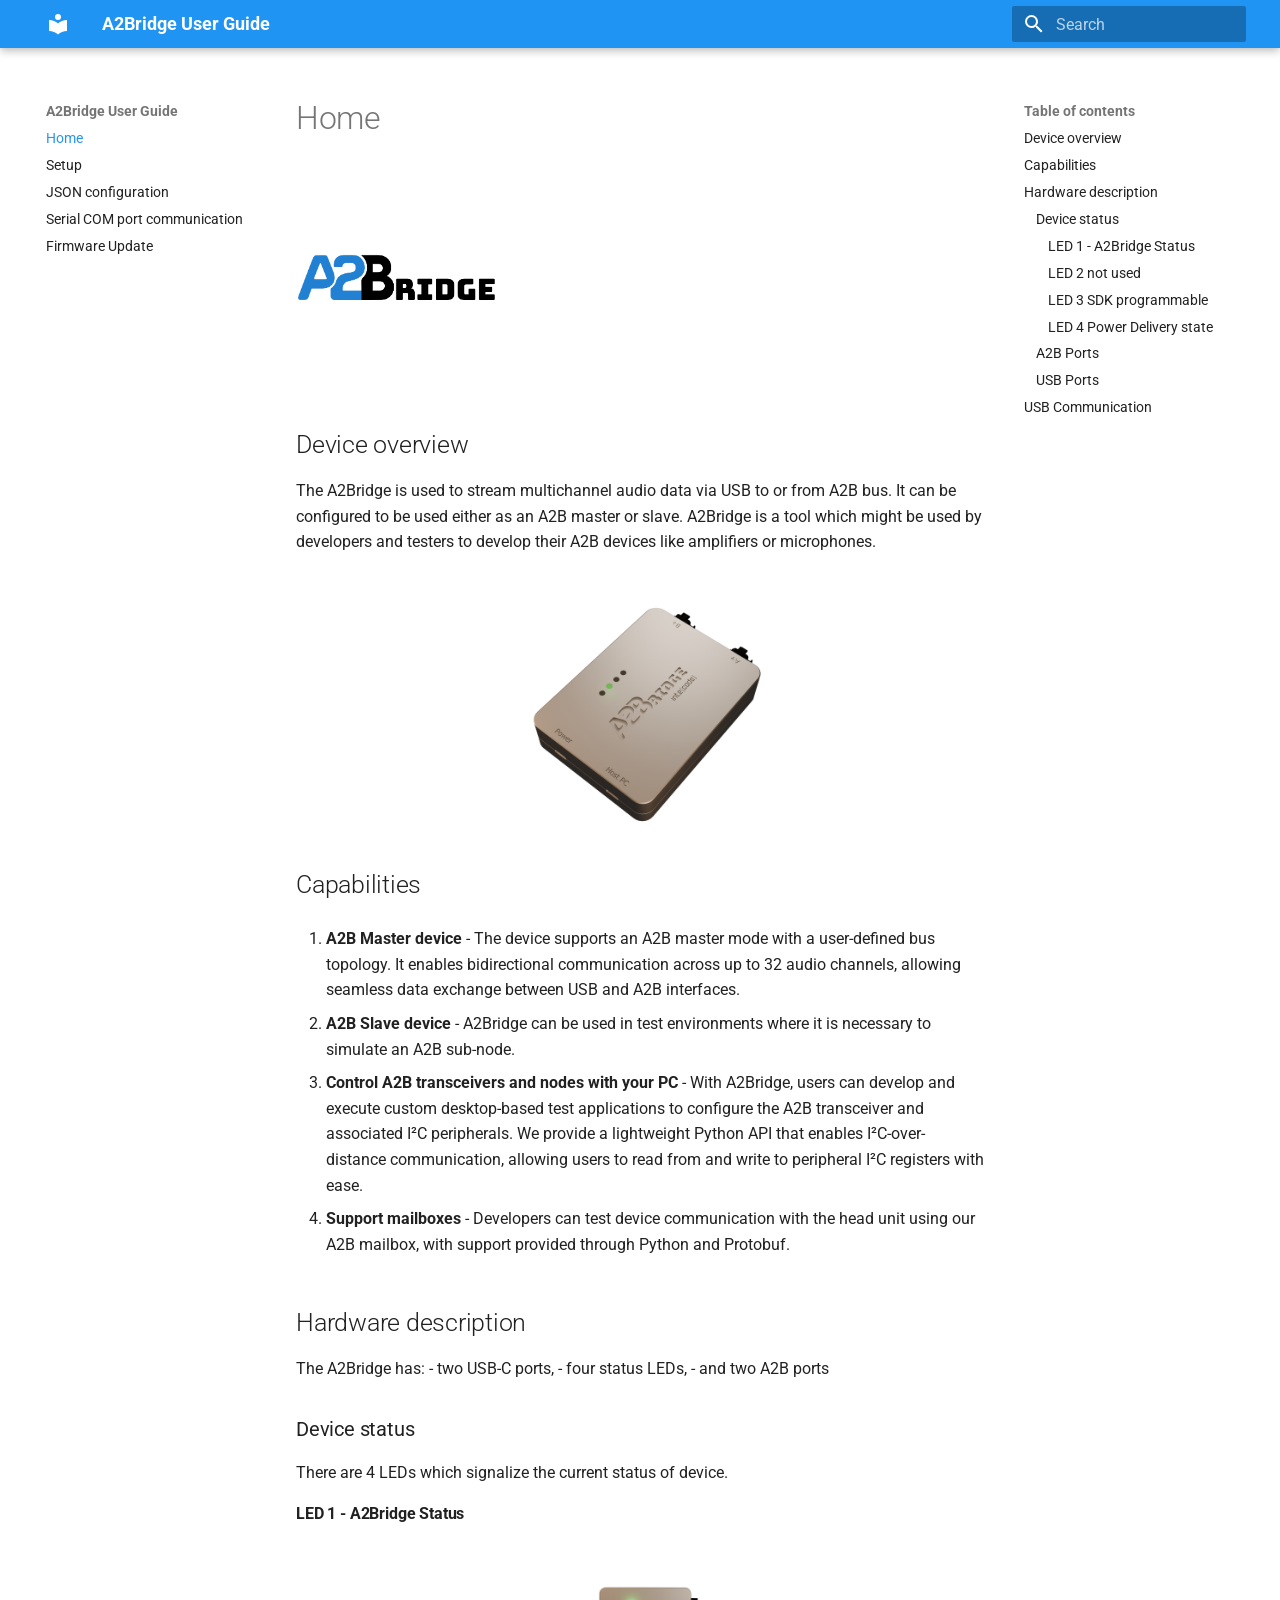
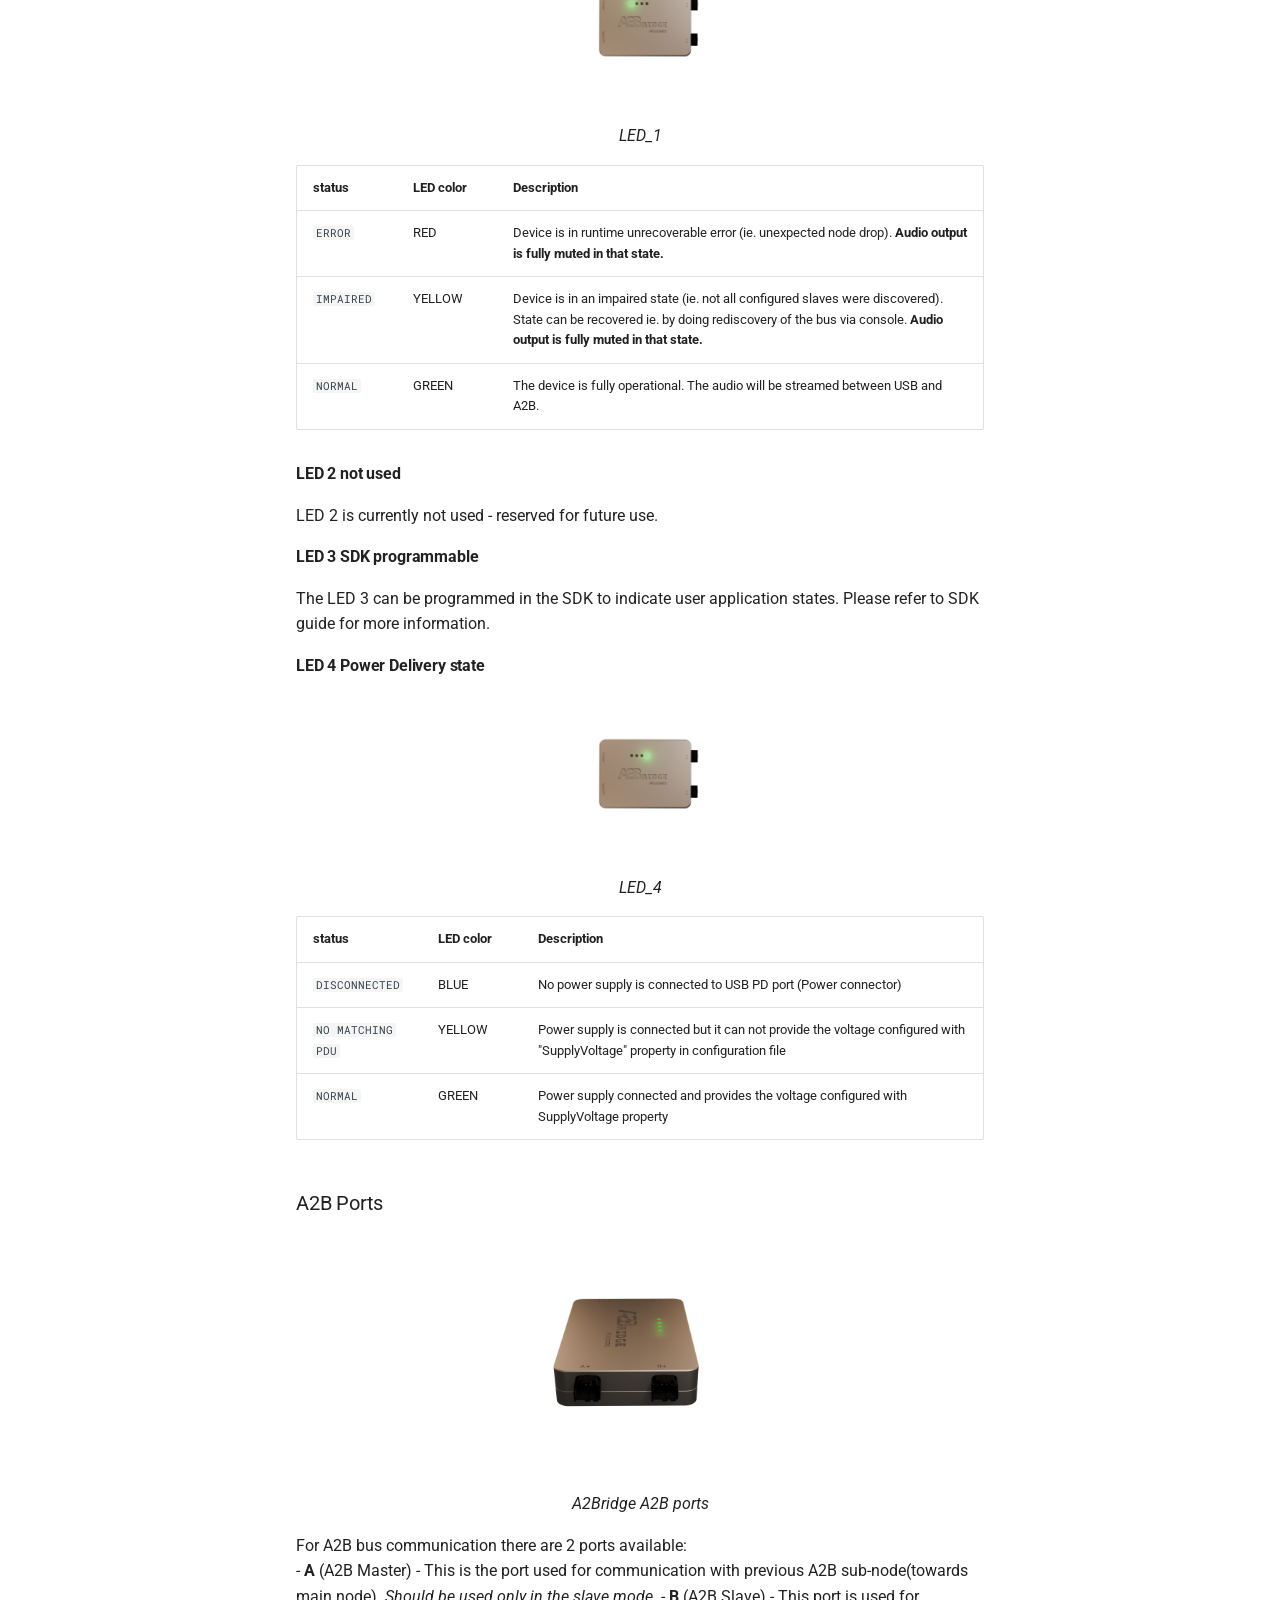
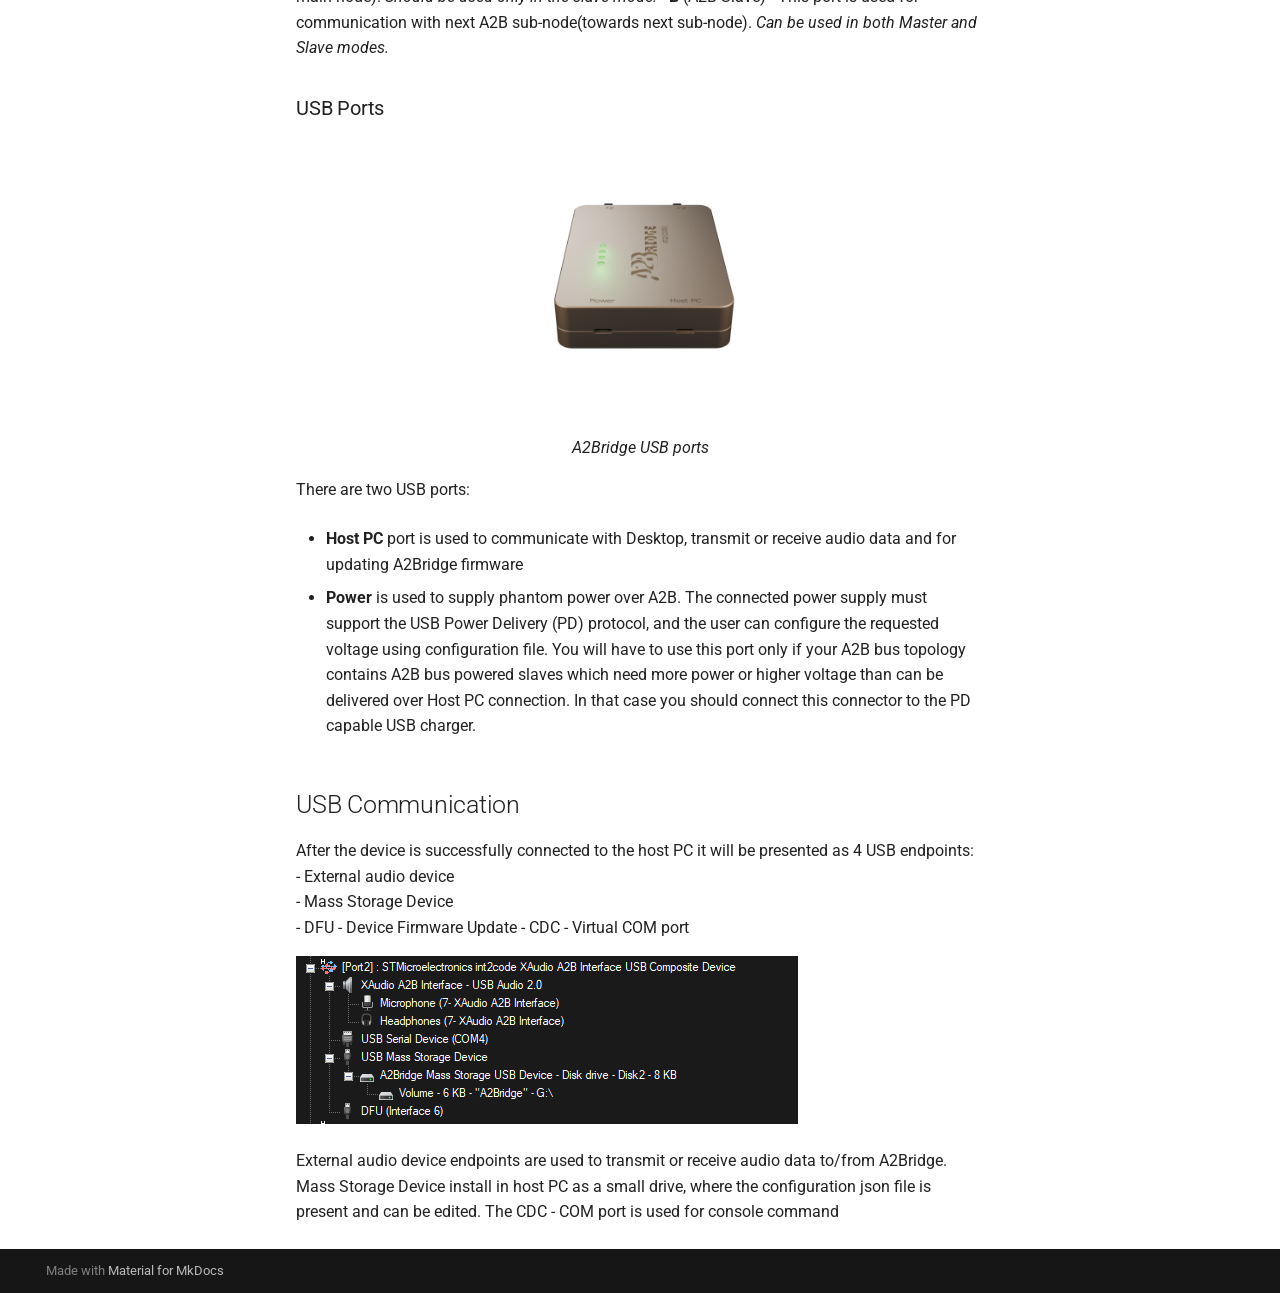
<file: index.html>
<!doctype html>
<html lang="en" class="no-js">
  <head>
    
      <meta charset="utf-8">
      <meta name="viewport" content="width=device-width,initial-scale=1">
      
      
      
      
      
        <link rel="next" href="setup/">
      
      
        
      
      
      <link rel="icon" href="assets/images/favicon.png">
      <meta name="generator" content="mkdocs-1.6.1, mkdocs-material-9.7.7">
    
    
      
        <title>A2Bridge User Guide</title>
      
    
    
      <link rel="stylesheet" href="assets/stylesheets/main.ec1eaa64.min.css">
      
        
        <link rel="stylesheet" href="assets/stylesheets/palette.ab4e12ef.min.css">
      
      


    
    
      
    
    
      
        
        
        <link rel="preconnect" href="https://fonts.gstatic.com" crossorigin>
        <link rel="stylesheet" href="https://fonts.googleapis.com/css?family=Roboto:300,300i,400,400i,700,700i%7CRoboto+Mono:400,400i,700,700i&display=fallback">
        <style>:root{--md-text-font:"Roboto";--md-code-font:"Roboto Mono"}</style>
      
    
    
      <link rel="stylesheet" href="layout.css">
    
    <script>__md_scope=new URL(".",location),__md_hash=e=>[...e].reduce(((e,_)=>(e<<5)-e+_.charCodeAt(0)),0),__md_get=(e,_=localStorage,t=__md_scope)=>JSON.parse(_.getItem(t.pathname+"."+e)),__md_set=(e,_,t=localStorage,a=__md_scope)=>{try{t.setItem(a.pathname+"."+e,JSON.stringify(_))}catch(e){}}</script>
    
      

    
    
  </head>
  
  
    
    
      
    
    
    
    
    <body dir="ltr" data-md-color-scheme="default" data-md-color-primary="blue" data-md-color-accent="indigo">
  
    
    <input class="md-toggle" data-md-toggle="drawer" type="checkbox" id="__drawer" autocomplete="off">
    <input class="md-toggle" data-md-toggle="search" type="checkbox" id="__search" autocomplete="off">
    <label class="md-overlay" for="__drawer"></label>
    <div data-md-component="skip">
      
        
        <a href="#home" class="md-skip">
          Skip to content
        </a>
      
    </div>
    <div data-md-component="announce">
      
    </div>
    
    
      

  

<header class="md-header md-header--shadow" data-md-component="header">
  <nav class="md-header__inner md-grid" aria-label="Header">
    <a href="." title="A2Bridge User Guide" class="md-header__button md-logo" aria-label="A2Bridge User Guide" data-md-component="logo">
      
  
  <svg xmlns="http://www.w3.org/2000/svg" viewBox="0 0 24 24"><path d="M12 8a3 3 0 0 0 3-3 3 3 0 0 0-3-3 3 3 0 0 0-3 3 3 3 0 0 0 3 3m0 3.54C9.64 9.35 6.5 8 3 8v11c3.5 0 6.64 1.35 9 3.54 2.36-2.19 5.5-3.54 9-3.54V8c-3.5 0-6.64 1.35-9 3.54"/></svg>

    </a>
    <label class="md-header__button md-icon" for="__drawer">
      
      <svg xmlns="http://www.w3.org/2000/svg" viewBox="0 0 24 24"><path d="M3 6h18v2H3zm0 5h18v2H3zm0 5h18v2H3z"/></svg>
    </label>
    <div class="md-header__title" data-md-component="header-title">
      <div class="md-header__ellipsis">
        <div class="md-header__topic">
          <span class="md-ellipsis">
            A2Bridge User Guide
          </span>
        </div>
        <div class="md-header__topic" data-md-component="header-topic">
          <span class="md-ellipsis">
            
              Home
            
          </span>
        </div>
      </div>
    </div>
    
      
        <form class="md-header__option" data-md-component="palette">
  
    
    
    
    <input class="md-option" data-md-color-media="" data-md-color-scheme="default" data-md-color-primary="blue" data-md-color-accent="indigo"  aria-hidden="true"  type="radio" name="__palette" id="__palette_0">
    
  
</form>
      
    
    
      <script>var palette=__md_get("__palette");if(palette&&palette.color){if("(prefers-color-scheme)"===palette.color.media){var media=matchMedia("(prefers-color-scheme: light)"),input=document.querySelector(media.matches?"[data-md-color-media='(prefers-color-scheme: light)']":"[data-md-color-media='(prefers-color-scheme: dark)']");palette.color.media=input.getAttribute("data-md-color-media"),palette.color.scheme=input.getAttribute("data-md-color-scheme"),palette.color.primary=input.getAttribute("data-md-color-primary"),palette.color.accent=input.getAttribute("data-md-color-accent")}for(var[key,value]of Object.entries(palette.color))document.body.setAttribute("data-md-color-"+key,value)}</script>
    
    
    
      
      
        <label class="md-header__button md-icon" for="__search">
          
          <svg xmlns="http://www.w3.org/2000/svg" viewBox="0 0 24 24"><path d="M9.5 3A6.5 6.5 0 0 1 16 9.5c0 1.61-.59 3.09-1.56 4.23l.27.27h.79l5 5-1.5 1.5-5-5v-.79l-.27-.27A6.52 6.52 0 0 1 9.5 16 6.5 6.5 0 0 1 3 9.5 6.5 6.5 0 0 1 9.5 3m0 2C7 5 5 7 5 9.5S7 14 9.5 14 14 12 14 9.5 12 5 9.5 5"/></svg>
        </label>
        <div class="md-search" data-md-component="search" role="dialog">
  <label class="md-search__overlay" for="__search"></label>
  <div class="md-search__inner" role="search">
    <form class="md-search__form" name="search">
      <input type="text" class="md-search__input" name="query" aria-label="Search" placeholder="Search" autocapitalize="off" autocorrect="off" autocomplete="off" spellcheck="false" data-md-component="search-query" required>
      <label class="md-search__icon md-icon" for="__search">
        
        <svg xmlns="http://www.w3.org/2000/svg" viewBox="0 0 24 24"><path d="M9.5 3A6.5 6.5 0 0 1 16 9.5c0 1.61-.59 3.09-1.56 4.23l.27.27h.79l5 5-1.5 1.5-5-5v-.79l-.27-.27A6.52 6.52 0 0 1 9.5 16 6.5 6.5 0 0 1 3 9.5 6.5 6.5 0 0 1 9.5 3m0 2C7 5 5 7 5 9.5S7 14 9.5 14 14 12 14 9.5 12 5 9.5 5"/></svg>
        
        <svg xmlns="http://www.w3.org/2000/svg" viewBox="0 0 24 24"><path d="M20 11v2H8l5.5 5.5-1.42 1.42L4.16 12l7.92-7.92L13.5 5.5 8 11z"/></svg>
      </label>
      <nav class="md-search__options" aria-label="Search">
        
        <button type="reset" class="md-search__icon md-icon" title="Clear" aria-label="Clear" tabindex="-1">
          
          <svg xmlns="http://www.w3.org/2000/svg" viewBox="0 0 24 24"><path d="M19 6.41 17.59 5 12 10.59 6.41 5 5 6.41 10.59 12 5 17.59 6.41 19 12 13.41 17.59 19 19 17.59 13.41 12z"/></svg>
        </button>
      </nav>
      
    </form>
    <div class="md-search__output">
      <div class="md-search__scrollwrap" tabindex="0" data-md-scrollfix>
        <div class="md-search-result" data-md-component="search-result">
          <div class="md-search-result__meta">
            Initializing search
          </div>
          <ol class="md-search-result__list" role="presentation"></ol>
        </div>
      </div>
    </div>
  </div>
</div>
      
    
    
  </nav>
  
</header>
    
    <div class="md-container" data-md-component="container">
      
      
        
          
        
      
      <main class="md-main" data-md-component="main">
        <div class="md-main__inner md-grid">
          
            
              
              <div class="md-sidebar md-sidebar--primary" data-md-component="sidebar" data-md-type="navigation" >
                <div class="md-sidebar__scrollwrap">
                  <div class="md-sidebar__inner">
                    



<nav class="md-nav md-nav--primary" aria-label="Navigation" data-md-level="0">
  <label class="md-nav__title" for="__drawer">
    <a href="." title="A2Bridge User Guide" class="md-nav__button md-logo" aria-label="A2Bridge User Guide" data-md-component="logo">
      
  
  <svg xmlns="http://www.w3.org/2000/svg" viewBox="0 0 24 24"><path d="M12 8a3 3 0 0 0 3-3 3 3 0 0 0-3-3 3 3 0 0 0-3 3 3 3 0 0 0 3 3m0 3.54C9.64 9.35 6.5 8 3 8v11c3.5 0 6.64 1.35 9 3.54 2.36-2.19 5.5-3.54 9-3.54V8c-3.5 0-6.64 1.35-9 3.54"/></svg>

    </a>
    A2Bridge User Guide
  </label>
  
  <ul class="md-nav__list" data-md-scrollfix>
    
      
      
  
  
    
  
  
  
    <li class="md-nav__item md-nav__item--active">
      
      <input class="md-nav__toggle md-toggle" type="checkbox" id="__toc">
      
      
        
      
      
        <label class="md-nav__link md-nav__link--active" for="__toc">
          
  
  
  <span class="md-ellipsis">
    
  
    Home
  

    
  </span>
  
  

          <span class="md-nav__icon md-icon"></span>
        </label>
      
      <a href="." class="md-nav__link md-nav__link--active">
        
  
  
  <span class="md-ellipsis">
    
  
    Home
  

    
  </span>
  
  

      </a>
      
        

<nav class="md-nav md-nav--secondary" aria-label="Table of contents">
  
  
  
    
  
  
    <label class="md-nav__title" for="__toc">
      <span class="md-nav__icon md-icon"></span>
      Table of contents
    </label>
    <ul class="md-nav__list" data-md-component="toc" data-md-scrollfix>
      
        <li class="md-nav__item">
  <a href="#device-overview" class="md-nav__link">
    <span class="md-ellipsis">
      
        Device overview
      
    </span>
  </a>
  
</li>
      
        <li class="md-nav__item">
  <a href="#capabilities" class="md-nav__link">
    <span class="md-ellipsis">
      
        Capabilities
      
    </span>
  </a>
  
</li>
      
        <li class="md-nav__item">
  <a href="#hardware-description" class="md-nav__link">
    <span class="md-ellipsis">
      
        Hardware description
      
    </span>
  </a>
  
    <nav class="md-nav" aria-label="Hardware description">
      <ul class="md-nav__list">
        
          <li class="md-nav__item">
  <a href="#device-status" class="md-nav__link">
    <span class="md-ellipsis">
      
        Device status
      
    </span>
  </a>
  
    <nav class="md-nav" aria-label="Device status">
      <ul class="md-nav__list">
        
          <li class="md-nav__item">
  <a href="#led-1-a2bridge-status" class="md-nav__link">
    <span class="md-ellipsis">
      
        LED 1 - A2Bridge Status
      
    </span>
  </a>
  
</li>
        
          <li class="md-nav__item">
  <a href="#led-2-not-used" class="md-nav__link">
    <span class="md-ellipsis">
      
        LED 2 not used
      
    </span>
  </a>
  
</li>
        
          <li class="md-nav__item">
  <a href="#led-3-sdk-programmable" class="md-nav__link">
    <span class="md-ellipsis">
      
        LED 3 SDK programmable
      
    </span>
  </a>
  
</li>
        
          <li class="md-nav__item">
  <a href="#led-4-power-delivery-state" class="md-nav__link">
    <span class="md-ellipsis">
      
        LED 4 Power Delivery state
      
    </span>
  </a>
  
</li>
        
      </ul>
    </nav>
  
</li>
        
          <li class="md-nav__item">
  <a href="#a2b-ports" class="md-nav__link">
    <span class="md-ellipsis">
      
        A2B Ports
      
    </span>
  </a>
  
</li>
        
          <li class="md-nav__item">
  <a href="#usb-ports" class="md-nav__link">
    <span class="md-ellipsis">
      
        USB Ports
      
    </span>
  </a>
  
</li>
        
      </ul>
    </nav>
  
</li>
      
        <li class="md-nav__item">
  <a href="#usb-communication" class="md-nav__link">
    <span class="md-ellipsis">
      
        USB Communication
      
    </span>
  </a>
  
</li>
      
    </ul>
  
</nav>
      
    </li>
  

    
      
      
  
  
  
  
    <li class="md-nav__item">
      <a href="setup/" class="md-nav__link">
        
  
  
  <span class="md-ellipsis">
    
  
    Setup
  

    
  </span>
  
  

      </a>
    </li>
  

    
      
      
  
  
  
  
    <li class="md-nav__item">
      <a href="json/" class="md-nav__link">
        
  
  
  <span class="md-ellipsis">
    
  
    JSON configuration
  

    
  </span>
  
  

      </a>
    </li>
  

    
      
      
  
  
  
  
    <li class="md-nav__item">
      <a href="serial/" class="md-nav__link">
        
  
  
  <span class="md-ellipsis">
    
  
    Serial COM port communication
  

    
  </span>
  
  

      </a>
    </li>
  

    
      
      
  
  
  
  
    <li class="md-nav__item">
      <a href="dfu/" class="md-nav__link">
        
  
  
  <span class="md-ellipsis">
    
  
    Firmware Update
  

    
  </span>
  
  

      </a>
    </li>
  

    
  </ul>
</nav>
                  </div>
                </div>
              </div>
            
            
              
              <div class="md-sidebar md-sidebar--secondary" data-md-component="sidebar" data-md-type="toc" >
                <div class="md-sidebar__scrollwrap">
                  <div class="md-sidebar__inner">
                    

<nav class="md-nav md-nav--secondary" aria-label="Table of contents">
  
  
  
    
  
  
    <label class="md-nav__title" for="__toc">
      <span class="md-nav__icon md-icon"></span>
      Table of contents
    </label>
    <ul class="md-nav__list" data-md-component="toc" data-md-scrollfix>
      
        <li class="md-nav__item">
  <a href="#device-overview" class="md-nav__link">
    <span class="md-ellipsis">
      
        Device overview
      
    </span>
  </a>
  
</li>
      
        <li class="md-nav__item">
  <a href="#capabilities" class="md-nav__link">
    <span class="md-ellipsis">
      
        Capabilities
      
    </span>
  </a>
  
</li>
      
        <li class="md-nav__item">
  <a href="#hardware-description" class="md-nav__link">
    <span class="md-ellipsis">
      
        Hardware description
      
    </span>
  </a>
  
    <nav class="md-nav" aria-label="Hardware description">
      <ul class="md-nav__list">
        
          <li class="md-nav__item">
  <a href="#device-status" class="md-nav__link">
    <span class="md-ellipsis">
      
        Device status
      
    </span>
  </a>
  
    <nav class="md-nav" aria-label="Device status">
      <ul class="md-nav__list">
        
          <li class="md-nav__item">
  <a href="#led-1-a2bridge-status" class="md-nav__link">
    <span class="md-ellipsis">
      
        LED 1 - A2Bridge Status
      
    </span>
  </a>
  
</li>
        
          <li class="md-nav__item">
  <a href="#led-2-not-used" class="md-nav__link">
    <span class="md-ellipsis">
      
        LED 2 not used
      
    </span>
  </a>
  
</li>
        
          <li class="md-nav__item">
  <a href="#led-3-sdk-programmable" class="md-nav__link">
    <span class="md-ellipsis">
      
        LED 3 SDK programmable
      
    </span>
  </a>
  
</li>
        
          <li class="md-nav__item">
  <a href="#led-4-power-delivery-state" class="md-nav__link">
    <span class="md-ellipsis">
      
        LED 4 Power Delivery state
      
    </span>
  </a>
  
</li>
        
      </ul>
    </nav>
  
</li>
        
          <li class="md-nav__item">
  <a href="#a2b-ports" class="md-nav__link">
    <span class="md-ellipsis">
      
        A2B Ports
      
    </span>
  </a>
  
</li>
        
          <li class="md-nav__item">
  <a href="#usb-ports" class="md-nav__link">
    <span class="md-ellipsis">
      
        USB Ports
      
    </span>
  </a>
  
</li>
        
      </ul>
    </nav>
  
</li>
      
        <li class="md-nav__item">
  <a href="#usb-communication" class="md-nav__link">
    <span class="md-ellipsis">
      
        USB Communication
      
    </span>
  </a>
  
</li>
      
    </ul>
  
</nav>
                  </div>
                </div>
              </div>
            
          
          
            <div class="md-content" data-md-component="content">
              
              <article class="md-content__inner md-typeset">
                
                  



<h1 id="home">Home</h1>
<p><img alt="image_alt" src="assets/a2bridge_logo.png" style="height:200px;width:200px" /></p>
<h2 id="device-overview">Device overview</h2>
<p>The A2Bridge is used to stream multichannel audio data via USB to or from A2B bus. 
It can be configured to be used either as an A2B master or slave.
A2Bridge is a tool which might be used by developers and testers to develop their A2B devices like amplifiers or microphones. </p>
<p><img alt="image_alt" src="assets/a2bridge_side.png" style="display:block; margin: 2rem auto; width: 60%;" /></p>
<h2 id="capabilities">Capabilities</h2>
<ol>
<li>
<p><strong>A2B Master device</strong> - 
The device supports an A2B master mode with a user-defined bus topology. It enables bidirectional communication across up to 32 audio channels, allowing seamless data exchange between USB and A2B interfaces.</p>
</li>
<li>
<p><strong>A2B Slave device</strong> - 
A2Bridge can be used in test environments where it is necessary to simulate an A2B sub-node.</p>
</li>
<li>
<p><strong>Control A2B transceivers and nodes with your PC</strong> -
With A2Bridge, users can develop and execute custom desktop-based test applications to configure the A2B transceiver and associated I²C peripherals. We provide a lightweight Python API that enables I²C-over-distance communication, allowing users to read from and write to peripheral I²C registers with ease.</p>
</li>
<li>
<p><strong>Support mailboxes</strong> - 
Developers can test device communication with the head unit using our A2B mailbox, with support provided through Python and Protobuf.</p>
</li>
</ol>
<h2 id="hardware-description">Hardware description</h2>
<p>The A2Bridge has:
- two USB-C ports, 
- four status LEDs, 
- and two A2B ports</p>
<h3 id="device-status">Device status</h3>
<p>There are 4 LEDs which signalize the current status of device.</p>
<h4 id="led-1-a2bridge-status">LED 1 - A2Bridge Status</h4>
<p><img alt="image_alt" src="assets/LEDs_images/a2bridge_LED1.png" style="display:block; margin: 2rem auto; width: 30%;" /><p style="text-align:center;"><em>LED_1</em> </p></p>
<table>
<thead>
<tr>
<th>status</th>
<th>LED color</th>
<th>Description</th>
</tr>
</thead>
<tbody>
<tr>
<td><code>ERROR</code></td>
<td>RED</td>
<td>Device is in runtime unrecoverable error (ie. unexpected node drop).  <strong>Audio output is fully muted in that state.</strong></td>
</tr>
<tr>
<td><code>IMPAIRED</code></td>
<td>YELLOW</td>
<td>Device is in an impaired state (ie. not all configured slaves were discovered).  State can be recovered ie. by doing rediscovery of the bus via console.    <strong>Audio output is fully muted in that state.</strong></td>
</tr>
<tr>
<td><code>NORMAL</code></td>
<td>GREEN</td>
<td>The device is fully operational. The audio will be streamed between USB and A2B.</td>
</tr>
</tbody>
</table>
<h4 id="led-2-not-used">LED 2 not used</h4>
<p>LED 2 is currently not used - reserved for future use. </p>
<h4 id="led-3-sdk-programmable">LED 3 SDK programmable</h4>
<p>The LED 3 can be programmed in the SDK to indicate user application states. Please refer to SDK guide for more information. </p>
<h4 id="led-4-power-delivery-state">LED 4 Power Delivery state</h4>
<p><img alt="image_alt" src="assets/LEDs_images/a2bridge_LED4.png" style="display:block; margin: 2rem auto; width: 30%;" /><p style="text-align:center;"><em>LED_4</em> </p></p>
<table>
<thead>
<tr>
<th>status</th>
<th>LED color</th>
<th>Description</th>
</tr>
</thead>
<tbody>
<tr>
<td><code>DISCONNECTED</code></td>
<td>BLUE</td>
<td>No power supply is connected to USB PD port (Power connector)</td>
</tr>
<tr>
<td><code>NO MATCHING PDU</code></td>
<td>YELLOW</td>
<td>Power supply is connected but it can not provide the voltage configured with "SupplyVoltage" property in configuration file</td>
</tr>
<tr>
<td><code>NORMAL</code></td>
<td>GREEN</td>
<td>Power supply connected and provides the voltage configured with SupplyVoltage property</td>
</tr>
</tbody>
</table>
<h3 id="a2b-ports">A2B Ports</h3>
<p><img alt="image_alt" src="assets/a2bridge_A2B_ports.png" style="display:block; margin: 2rem auto; width: 50%;" /><p style="text-align:center;"><em>A2Bridge A2B ports</em> </p></p>
<p>For A2B bus communication there are 2 ports available:<br />
- <strong>A</strong> (A2B Master) - This is the port used for communication with previous A2B sub-node(towards main node). <em>Should be used only in the slave mode.</em>
- <strong>B</strong> (A2B Slave) - This port is used for communication with next A2B sub-node(towards next sub-node). <em>Can be used in both Master and Slave modes.</em></p>
<h3 id="usb-ports">USB Ports</h3>
<p><img alt="image_alt" src="assets/a2bridge_USB_ports.png" style="display:block; margin: 2rem auto; width: 60%;" /> <p style="text-align:center;"><em>A2Bridge USB ports</em> </p>
There are two USB ports:</p>
<ul>
<li>
<p><strong>Host PC</strong> port is used to communicate with Desktop, transmit or receive audio data and for updating A2Bridge firmware</p>
</li>
<li>
<p><strong>Power</strong> is used to supply phantom power over A2B. The connected power supply must support the USB Power Delivery (PD) protocol, and the user can configure the requested voltage using configuration file. You will have to use this port only if your A2B bus topology contains A2B bus powered slaves which need more power or higher voltage than can be delivered over Host PC connection. In that case you should connect this connector to the PD capable USB charger. </p>
</li>
</ul>
<h2 id="usb-communication">USB Communication</h2>
<p>After the device is successfully connected to the host PC it will be presented as 4 USB endpoints:<br />
- External audio device<br />
- Mass Storage Device<br />
- DFU - Device Firmware Update
- CDC - Virtual COM port </p>
<p><img src="./assets/image2.png"/></p>
<p>External audio device endpoints are used to transmit or receive audio data to/from A2Bridge.
Mass Storage Device install in host PC as a small drive, where the configuration json file is present and can be edited. 
The CDC - COM port is used for console command </p>












                
              </article>
            </div>
          
          
  <script>var tabs=__md_get("__tabs");if(Array.isArray(tabs))e:for(var set of document.querySelectorAll(".tabbed-set")){var labels=set.querySelector(".tabbed-labels");for(var tab of tabs)for(var label of labels.getElementsByTagName("label"))if(label.innerText.trim()===tab){var input=document.getElementById(label.htmlFor);input.checked=!0;continue e}}</script>

<script>var target=document.getElementById(location.hash.slice(1));target&&target.name&&(target.checked=target.name.startsWith("__tabbed_"))</script>
        </div>
        
      </main>
      
        <footer class="md-footer">
  
  <div class="md-footer-meta md-typeset">
    <div class="md-footer-meta__inner md-grid">
      <div class="md-copyright">
  
  
    Made with
    <a href="https://squidfunk.github.io/mkdocs-material/" target="_blank" rel="noopener">
      Material for MkDocs
    </a>
  
</div>
      
    </div>
  </div>
</footer>
      
    </div>
    <div class="md-dialog" data-md-component="dialog">
      <div class="md-dialog__inner md-typeset"></div>
    </div>
    
    
    
      
      
      <script id="__config" type="application/json">{"annotate": null, "base": ".", "features": ["content.tabs.link", "user_color_mode_toggle"], "search": "assets/javascripts/workers/search.2c215733.min.js", "tags": null, "translations": {"clipboard.copied": "Copied to clipboard", "clipboard.copy": "Copy to clipboard", "search.result.more.one": "1 more on this page", "search.result.more.other": "# more on this page", "search.result.none": "No matching documents", "search.result.one": "1 matching document", "search.result.other": "# matching documents", "search.result.placeholder": "Type to start searching", "search.result.term.missing": "Missing", "select.version": "Select version"}, "version": null}</script>
    
    
      <script src="assets/javascripts/bundle.d7400e89.min.js"></script>
      
    
  </body>
</html>
</file>
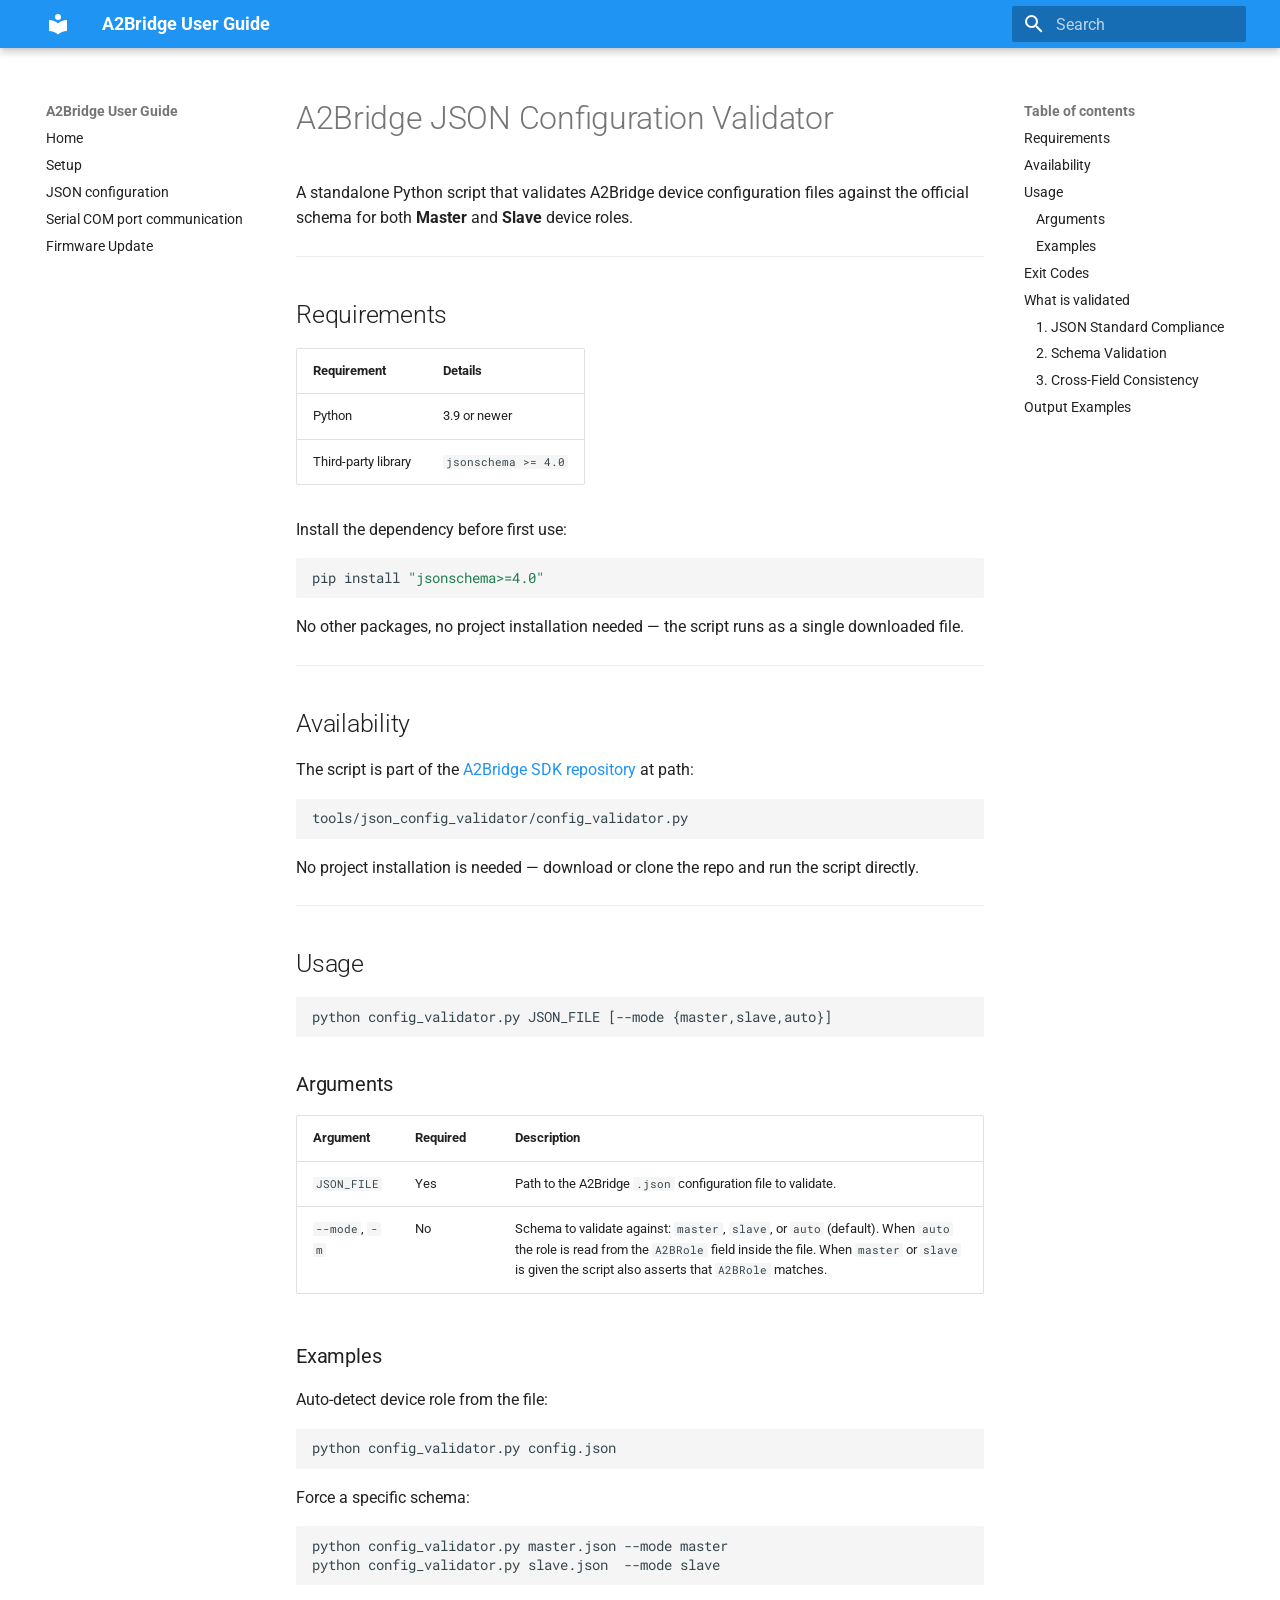
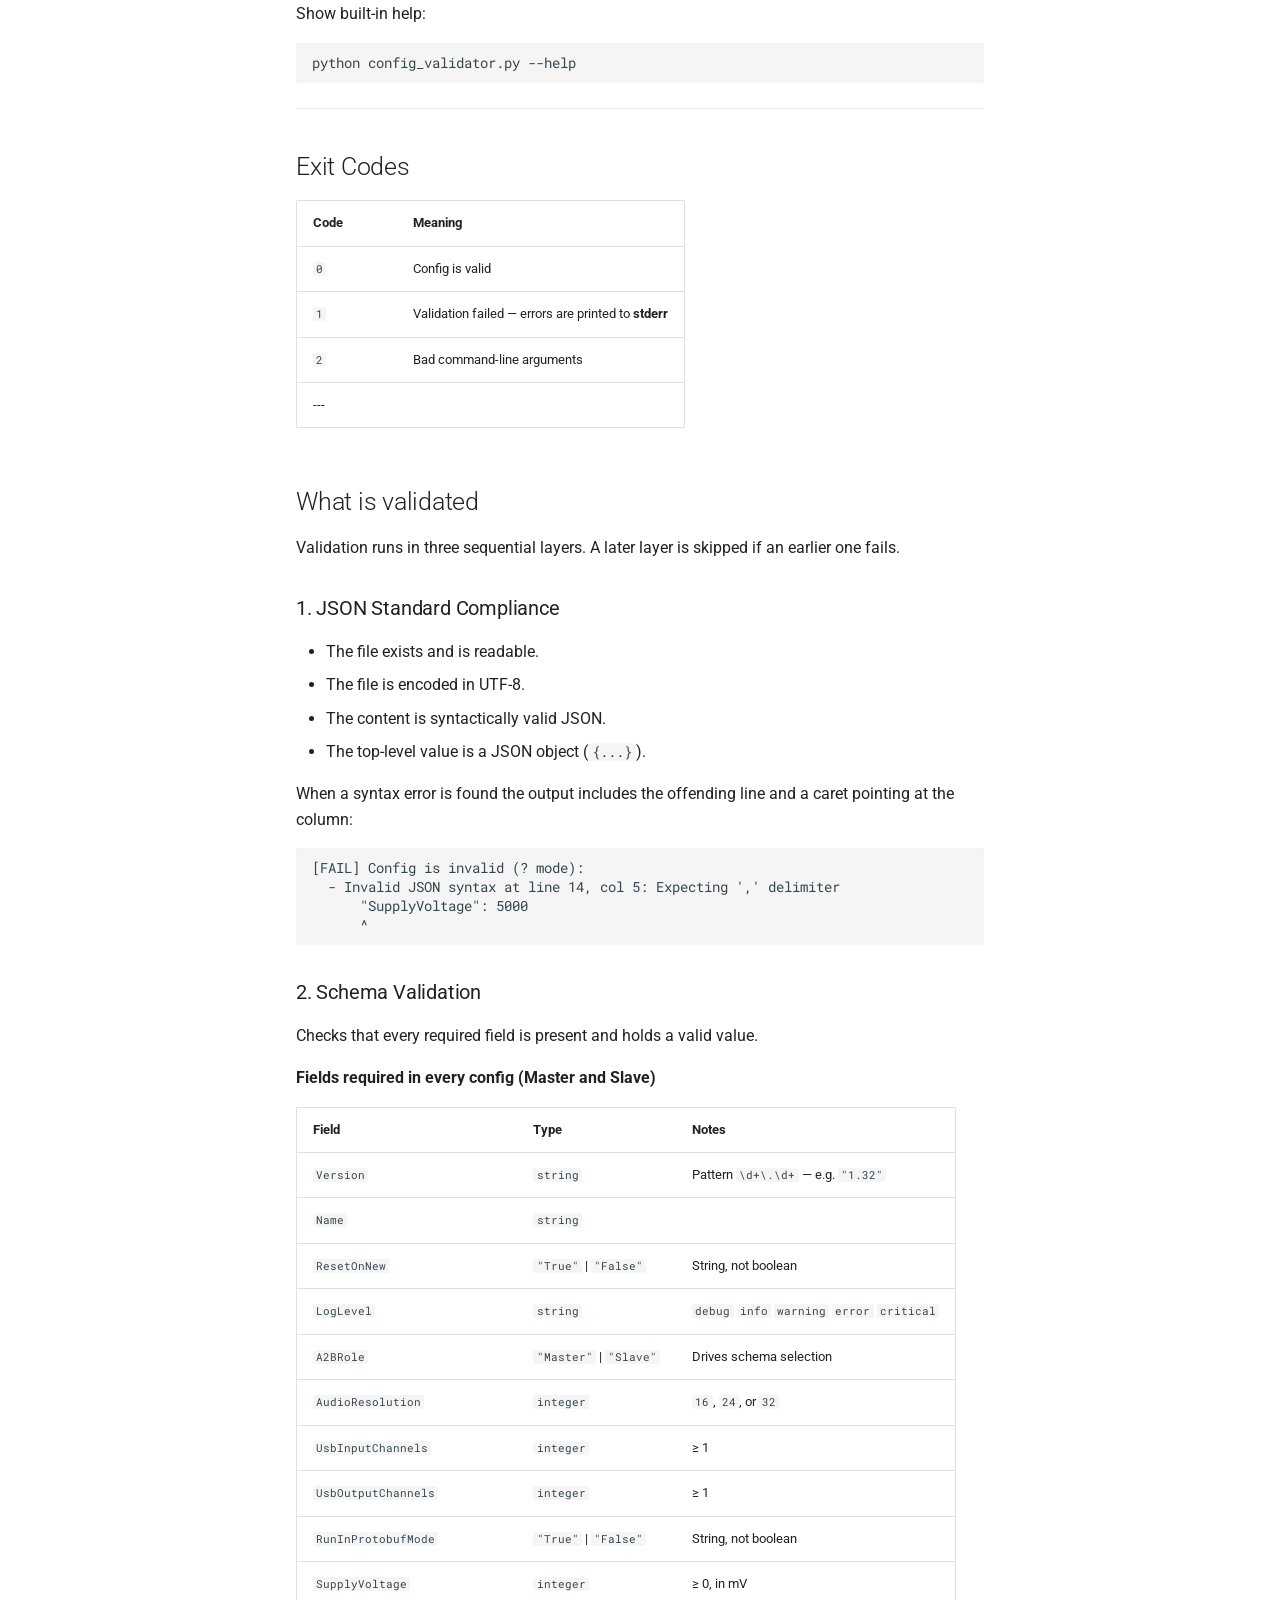
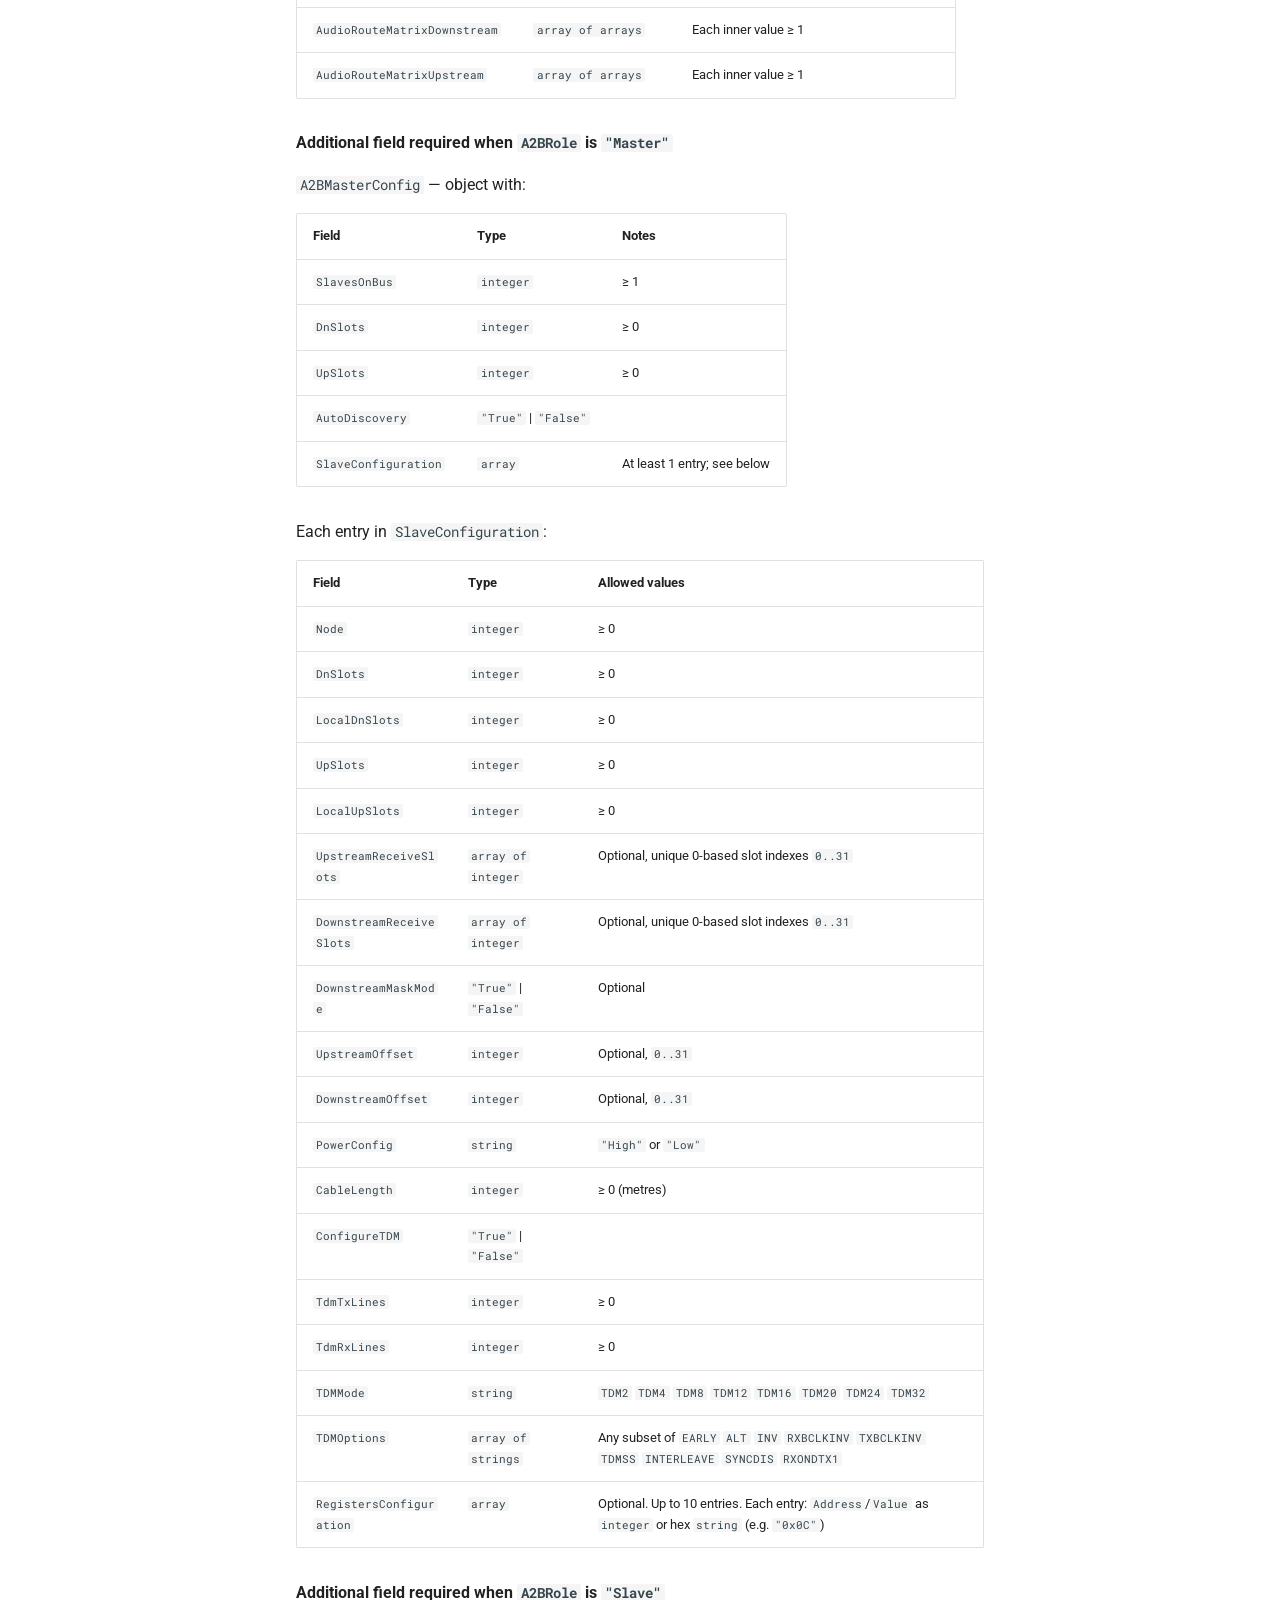
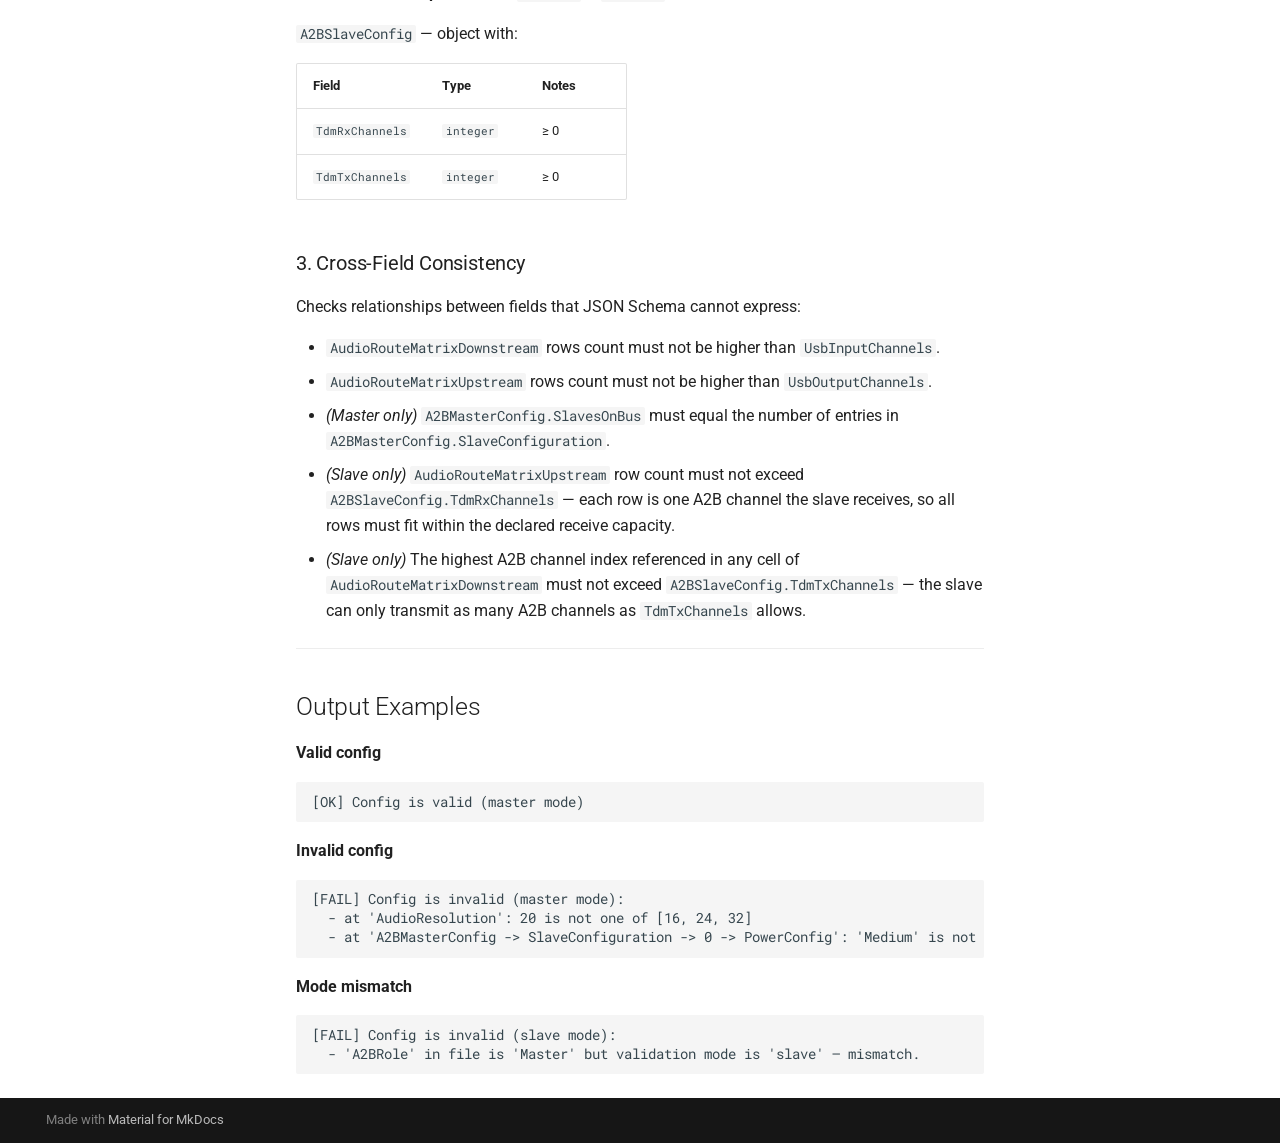
<file: config_validator/index.html>
<!doctype html>
<html lang="en" class="no-js">
  <head>
    
      <meta charset="utf-8">
      <meta name="viewport" content="width=device-width,initial-scale=1">
      
      
      
      
      
      
        
      
      
      <link rel="icon" href="../assets/images/favicon.png">
      <meta name="generator" content="mkdocs-1.6.1, mkdocs-material-9.7.7">
    
    
      
        <title>A2Bridge JSON Configuration Validator - A2Bridge User Guide</title>
      
    
    
      <link rel="stylesheet" href="../assets/stylesheets/main.ec1eaa64.min.css">
      
        
        <link rel="stylesheet" href="../assets/stylesheets/palette.ab4e12ef.min.css">
      
      


    
    
      
    
    
      
        
        
        <link rel="preconnect" href="https://fonts.gstatic.com" crossorigin>
        <link rel="stylesheet" href="https://fonts.googleapis.com/css?family=Roboto:300,300i,400,400i,700,700i%7CRoboto+Mono:400,400i,700,700i&display=fallback">
        <style>:root{--md-text-font:"Roboto";--md-code-font:"Roboto Mono"}</style>
      
    
    
      <link rel="stylesheet" href="../layout.css">
    
    <script>__md_scope=new URL("..",location),__md_hash=e=>[...e].reduce(((e,_)=>(e<<5)-e+_.charCodeAt(0)),0),__md_get=(e,_=localStorage,t=__md_scope)=>JSON.parse(_.getItem(t.pathname+"."+e)),__md_set=(e,_,t=localStorage,a=__md_scope)=>{try{t.setItem(a.pathname+"."+e,JSON.stringify(_))}catch(e){}}</script>
    
      

    
    
  </head>
  
  
    
    
      
    
    
    
    
    <body dir="ltr" data-md-color-scheme="default" data-md-color-primary="blue" data-md-color-accent="indigo">
  
    
    <input class="md-toggle" data-md-toggle="drawer" type="checkbox" id="__drawer" autocomplete="off">
    <input class="md-toggle" data-md-toggle="search" type="checkbox" id="__search" autocomplete="off">
    <label class="md-overlay" for="__drawer"></label>
    <div data-md-component="skip">
      
        
        <a href="#a2bridge-json-configuration-validator" class="md-skip">
          Skip to content
        </a>
      
    </div>
    <div data-md-component="announce">
      
    </div>
    
    
      

  

<header class="md-header md-header--shadow" data-md-component="header">
  <nav class="md-header__inner md-grid" aria-label="Header">
    <a href=".." title="A2Bridge User Guide" class="md-header__button md-logo" aria-label="A2Bridge User Guide" data-md-component="logo">
      
  
  <svg xmlns="http://www.w3.org/2000/svg" viewBox="0 0 24 24"><path d="M12 8a3 3 0 0 0 3-3 3 3 0 0 0-3-3 3 3 0 0 0-3 3 3 3 0 0 0 3 3m0 3.54C9.64 9.35 6.5 8 3 8v11c3.5 0 6.64 1.35 9 3.54 2.36-2.19 5.5-3.54 9-3.54V8c-3.5 0-6.64 1.35-9 3.54"/></svg>

    </a>
    <label class="md-header__button md-icon" for="__drawer">
      
      <svg xmlns="http://www.w3.org/2000/svg" viewBox="0 0 24 24"><path d="M3 6h18v2H3zm0 5h18v2H3zm0 5h18v2H3z"/></svg>
    </label>
    <div class="md-header__title" data-md-component="header-title">
      <div class="md-header__ellipsis">
        <div class="md-header__topic">
          <span class="md-ellipsis">
            A2Bridge User Guide
          </span>
        </div>
        <div class="md-header__topic" data-md-component="header-topic">
          <span class="md-ellipsis">
            
              A2Bridge JSON Configuration Validator
            
          </span>
        </div>
      </div>
    </div>
    
      
        <form class="md-header__option" data-md-component="palette">
  
    
    
    
    <input class="md-option" data-md-color-media="" data-md-color-scheme="default" data-md-color-primary="blue" data-md-color-accent="indigo"  aria-hidden="true"  type="radio" name="__palette" id="__palette_0">
    
  
</form>
      
    
    
      <script>var palette=__md_get("__palette");if(palette&&palette.color){if("(prefers-color-scheme)"===palette.color.media){var media=matchMedia("(prefers-color-scheme: light)"),input=document.querySelector(media.matches?"[data-md-color-media='(prefers-color-scheme: light)']":"[data-md-color-media='(prefers-color-scheme: dark)']");palette.color.media=input.getAttribute("data-md-color-media"),palette.color.scheme=input.getAttribute("data-md-color-scheme"),palette.color.primary=input.getAttribute("data-md-color-primary"),palette.color.accent=input.getAttribute("data-md-color-accent")}for(var[key,value]of Object.entries(palette.color))document.body.setAttribute("data-md-color-"+key,value)}</script>
    
    
    
      
      
        <label class="md-header__button md-icon" for="__search">
          
          <svg xmlns="http://www.w3.org/2000/svg" viewBox="0 0 24 24"><path d="M9.5 3A6.5 6.5 0 0 1 16 9.5c0 1.61-.59 3.09-1.56 4.23l.27.27h.79l5 5-1.5 1.5-5-5v-.79l-.27-.27A6.52 6.52 0 0 1 9.5 16 6.5 6.5 0 0 1 3 9.5 6.5 6.5 0 0 1 9.5 3m0 2C7 5 5 7 5 9.5S7 14 9.5 14 14 12 14 9.5 12 5 9.5 5"/></svg>
        </label>
        <div class="md-search" data-md-component="search" role="dialog">
  <label class="md-search__overlay" for="__search"></label>
  <div class="md-search__inner" role="search">
    <form class="md-search__form" name="search">
      <input type="text" class="md-search__input" name="query" aria-label="Search" placeholder="Search" autocapitalize="off" autocorrect="off" autocomplete="off" spellcheck="false" data-md-component="search-query" required>
      <label class="md-search__icon md-icon" for="__search">
        
        <svg xmlns="http://www.w3.org/2000/svg" viewBox="0 0 24 24"><path d="M9.5 3A6.5 6.5 0 0 1 16 9.5c0 1.61-.59 3.09-1.56 4.23l.27.27h.79l5 5-1.5 1.5-5-5v-.79l-.27-.27A6.52 6.52 0 0 1 9.5 16 6.5 6.5 0 0 1 3 9.5 6.5 6.5 0 0 1 9.5 3m0 2C7 5 5 7 5 9.5S7 14 9.5 14 14 12 14 9.5 12 5 9.5 5"/></svg>
        
        <svg xmlns="http://www.w3.org/2000/svg" viewBox="0 0 24 24"><path d="M20 11v2H8l5.5 5.5-1.42 1.42L4.16 12l7.92-7.92L13.5 5.5 8 11z"/></svg>
      </label>
      <nav class="md-search__options" aria-label="Search">
        
        <button type="reset" class="md-search__icon md-icon" title="Clear" aria-label="Clear" tabindex="-1">
          
          <svg xmlns="http://www.w3.org/2000/svg" viewBox="0 0 24 24"><path d="M19 6.41 17.59 5 12 10.59 6.41 5 5 6.41 10.59 12 5 17.59 6.41 19 12 13.41 17.59 19 19 17.59 13.41 12z"/></svg>
        </button>
      </nav>
      
    </form>
    <div class="md-search__output">
      <div class="md-search__scrollwrap" tabindex="0" data-md-scrollfix>
        <div class="md-search-result" data-md-component="search-result">
          <div class="md-search-result__meta">
            Initializing search
          </div>
          <ol class="md-search-result__list" role="presentation"></ol>
        </div>
      </div>
    </div>
  </div>
</div>
      
    
    
  </nav>
  
</header>
    
    <div class="md-container" data-md-component="container">
      
      
        
          
        
      
      <main class="md-main" data-md-component="main">
        <div class="md-main__inner md-grid">
          
            
              
              <div class="md-sidebar md-sidebar--primary" data-md-component="sidebar" data-md-type="navigation" >
                <div class="md-sidebar__scrollwrap">
                  <div class="md-sidebar__inner">
                    



<nav class="md-nav md-nav--primary" aria-label="Navigation" data-md-level="0">
  <label class="md-nav__title" for="__drawer">
    <a href=".." title="A2Bridge User Guide" class="md-nav__button md-logo" aria-label="A2Bridge User Guide" data-md-component="logo">
      
  
  <svg xmlns="http://www.w3.org/2000/svg" viewBox="0 0 24 24"><path d="M12 8a3 3 0 0 0 3-3 3 3 0 0 0-3-3 3 3 0 0 0-3 3 3 3 0 0 0 3 3m0 3.54C9.64 9.35 6.5 8 3 8v11c3.5 0 6.64 1.35 9 3.54 2.36-2.19 5.5-3.54 9-3.54V8c-3.5 0-6.64 1.35-9 3.54"/></svg>

    </a>
    A2Bridge User Guide
  </label>
  
  <ul class="md-nav__list" data-md-scrollfix>
    
      
      
  
  
  
  
    <li class="md-nav__item">
      <a href=".." class="md-nav__link">
        
  
  
  <span class="md-ellipsis">
    
  
    Home
  

    
  </span>
  
  

      </a>
    </li>
  

    
      
      
  
  
  
  
    <li class="md-nav__item">
      <a href="../setup/" class="md-nav__link">
        
  
  
  <span class="md-ellipsis">
    
  
    Setup
  

    
  </span>
  
  

      </a>
    </li>
  

    
      
      
  
  
  
  
    <li class="md-nav__item">
      <a href="../json/" class="md-nav__link">
        
  
  
  <span class="md-ellipsis">
    
  
    JSON configuration
  

    
  </span>
  
  

      </a>
    </li>
  

    
      
      
  
  
  
  
    <li class="md-nav__item">
      <a href="../serial/" class="md-nav__link">
        
  
  
  <span class="md-ellipsis">
    
  
    Serial COM port communication
  

    
  </span>
  
  

      </a>
    </li>
  

    
      
      
  
  
  
  
    <li class="md-nav__item">
      <a href="../dfu/" class="md-nav__link">
        
  
  
  <span class="md-ellipsis">
    
  
    Firmware Update
  

    
  </span>
  
  

      </a>
    </li>
  

    
  </ul>
</nav>
                  </div>
                </div>
              </div>
            
            
              
              <div class="md-sidebar md-sidebar--secondary" data-md-component="sidebar" data-md-type="toc" >
                <div class="md-sidebar__scrollwrap">
                  <div class="md-sidebar__inner">
                    

<nav class="md-nav md-nav--secondary" aria-label="Table of contents">
  
  
  
    
  
  
    <label class="md-nav__title" for="__toc">
      <span class="md-nav__icon md-icon"></span>
      Table of contents
    </label>
    <ul class="md-nav__list" data-md-component="toc" data-md-scrollfix>
      
        <li class="md-nav__item">
  <a href="#requirements" class="md-nav__link">
    <span class="md-ellipsis">
      
        Requirements
      
    </span>
  </a>
  
</li>
      
        <li class="md-nav__item">
  <a href="#availability" class="md-nav__link">
    <span class="md-ellipsis">
      
        Availability
      
    </span>
  </a>
  
</li>
      
        <li class="md-nav__item">
  <a href="#usage" class="md-nav__link">
    <span class="md-ellipsis">
      
        Usage
      
    </span>
  </a>
  
    <nav class="md-nav" aria-label="Usage">
      <ul class="md-nav__list">
        
          <li class="md-nav__item">
  <a href="#arguments" class="md-nav__link">
    <span class="md-ellipsis">
      
        Arguments
      
    </span>
  </a>
  
</li>
        
          <li class="md-nav__item">
  <a href="#examples" class="md-nav__link">
    <span class="md-ellipsis">
      
        Examples
      
    </span>
  </a>
  
</li>
        
      </ul>
    </nav>
  
</li>
      
        <li class="md-nav__item">
  <a href="#exit-codes" class="md-nav__link">
    <span class="md-ellipsis">
      
        Exit Codes
      
    </span>
  </a>
  
</li>
      
        <li class="md-nav__item">
  <a href="#what-is-validated" class="md-nav__link">
    <span class="md-ellipsis">
      
        What is validated
      
    </span>
  </a>
  
    <nav class="md-nav" aria-label="What is validated">
      <ul class="md-nav__list">
        
          <li class="md-nav__item">
  <a href="#1-json-standard-compliance" class="md-nav__link">
    <span class="md-ellipsis">
      
        1. JSON Standard Compliance
      
    </span>
  </a>
  
</li>
        
          <li class="md-nav__item">
  <a href="#2-schema-validation" class="md-nav__link">
    <span class="md-ellipsis">
      
        2. Schema Validation
      
    </span>
  </a>
  
</li>
        
          <li class="md-nav__item">
  <a href="#3-cross-field-consistency" class="md-nav__link">
    <span class="md-ellipsis">
      
        3. Cross-Field Consistency
      
    </span>
  </a>
  
</li>
        
      </ul>
    </nav>
  
</li>
      
        <li class="md-nav__item">
  <a href="#output-examples" class="md-nav__link">
    <span class="md-ellipsis">
      
        Output Examples
      
    </span>
  </a>
  
</li>
      
    </ul>
  
</nav>
                  </div>
                </div>
              </div>
            
          
          
            <div class="md-content" data-md-component="content">
              
              <article class="md-content__inner md-typeset">
                
                  



<h1 id="a2bridge-json-configuration-validator">A2Bridge JSON Configuration Validator</h1>
<p>A standalone Python script that validates A2Bridge device configuration files
against the official schema for both <strong>Master</strong> and <strong>Slave</strong> device roles.</p>
<hr />
<h2 id="requirements">Requirements</h2>
<table>
<thead>
<tr>
<th>Requirement</th>
<th>Details</th>
</tr>
</thead>
<tbody>
<tr>
<td>Python</td>
<td>3.9 or newer</td>
</tr>
<tr>
<td>Third-party library</td>
<td><code>jsonschema &gt;= 4.0</code></td>
</tr>
</tbody>
</table>
<p>Install the dependency before first use:</p>
<div class="highlight"><pre><span></span><code>pip<span class="w"> </span>install<span class="w"> </span><span class="s2">"jsonschema&gt;=4.0"</span>
</code></pre></div>
<p>No other packages, no project installation needed — the script runs as a
single downloaded file.</p>
<hr />
<h2 id="availability">Availability</h2>
<p>The script is part of the <a href="https://github.com/int2code/a2bridge">A2Bridge SDK repository</a> at path:</p>
<div class="highlight"><pre><span></span><code>tools/json_config_validator/config_validator.py
</code></pre></div>
<p>No project installation is needed — download or clone the repo and run the script directly.</p>
<hr />
<h2 id="usage">Usage</h2>
<div class="highlight"><pre><span></span><code>python config_validator.py JSON_FILE [--mode {master,slave,auto}]
</code></pre></div>
<h3 id="arguments">Arguments</h3>
<table>
<thead>
<tr>
<th>Argument</th>
<th>Required</th>
<th>Description</th>
</tr>
</thead>
<tbody>
<tr>
<td><code>JSON_FILE</code></td>
<td>Yes</td>
<td>Path to the A2Bridge <code>.json</code> configuration file to validate.</td>
</tr>
<tr>
<td><code>--mode</code>, <code>-m</code></td>
<td>No</td>
<td>Schema to validate against: <code>master</code>, <code>slave</code>, or <code>auto</code> (default). When <code>auto</code> the role is read from the <code>A2BRole</code> field inside the file. When <code>master</code> or <code>slave</code> is given the script also asserts that <code>A2BRole</code> matches.</td>
</tr>
</tbody>
</table>
<h3 id="examples">Examples</h3>
<p>Auto-detect device role from the file:</p>
<div class="highlight"><pre><span></span><code>python<span class="w"> </span>config_validator.py<span class="w"> </span>config.json
</code></pre></div>
<p>Force a specific schema:</p>
<div class="highlight"><pre><span></span><code>python<span class="w"> </span>config_validator.py<span class="w"> </span>master.json<span class="w"> </span>--mode<span class="w"> </span>master
python<span class="w"> </span>config_validator.py<span class="w"> </span>slave.json<span class="w">  </span>--mode<span class="w"> </span>slave
</code></pre></div>
<p>Show built-in help:</p>
<div class="highlight"><pre><span></span><code>python<span class="w"> </span>config_validator.py<span class="w"> </span>--help
</code></pre></div>
<hr />
<h2 id="exit-codes">Exit Codes</h2>
<table>
<thead>
<tr>
<th>Code</th>
<th>Meaning</th>
</tr>
</thead>
<tbody>
<tr>
<td><code>0</code></td>
<td>Config is valid</td>
</tr>
<tr>
<td><code>1</code></td>
<td>Validation failed — errors are printed to <strong>stderr</strong></td>
</tr>
<tr>
<td><code>2</code></td>
<td>Bad command-line arguments</td>
</tr>
<tr>
<td>---</td>
<td></td>
</tr>
</tbody>
</table>
<h2 id="what-is-validated">What is validated</h2>
<p>Validation runs in three sequential layers. A later layer is skipped if an
earlier one fails.</p>
<h3 id="1-json-standard-compliance">1. JSON Standard Compliance</h3>
<ul>
<li>The file exists and is readable.</li>
<li>The file is encoded in UTF-8.</li>
<li>The content is syntactically valid JSON.</li>
<li>The top-level value is a JSON object (<code>{...}</code>).</li>
</ul>
<p>When a syntax error is found the output includes the offending line and a
caret pointing at the column:</p>
<div class="highlight"><pre><span></span><code>[FAIL] Config is invalid (? mode):
  - Invalid JSON syntax at line 14, col 5: Expecting ',' delimiter
      "SupplyVoltage": 5000
      ^
</code></pre></div>
<h3 id="2-schema-validation">2. Schema Validation</h3>
<p>Checks that every required field is present and holds a valid value.</p>
<p><strong>Fields required in every config (Master and Slave)</strong></p>
<table>
<thead>
<tr>
<th>Field</th>
<th>Type</th>
<th>Notes</th>
</tr>
</thead>
<tbody>
<tr>
<td><code>Version</code></td>
<td><code>string</code></td>
<td>Pattern <code>\d+\.\d+</code> — e.g. <code>"1.32"</code></td>
</tr>
<tr>
<td><code>Name</code></td>
<td><code>string</code></td>
<td></td>
</tr>
<tr>
<td><code>ResetOnNew</code></td>
<td><code>"True"</code> | <code>"False"</code></td>
<td>String, not boolean</td>
</tr>
<tr>
<td><code>LogLevel</code></td>
<td><code>string</code></td>
<td><code>debug</code> <code>info</code> <code>warning</code> <code>error</code> <code>critical</code></td>
</tr>
<tr>
<td><code>A2BRole</code></td>
<td><code>"Master"</code> | <code>"Slave"</code></td>
<td>Drives schema selection</td>
</tr>
<tr>
<td><code>AudioResolution</code></td>
<td><code>integer</code></td>
<td><code>16</code>, <code>24</code>, or <code>32</code></td>
</tr>
<tr>
<td><code>UsbInputChannels</code></td>
<td><code>integer</code></td>
<td>≥ 1</td>
</tr>
<tr>
<td><code>UsbOutputChannels</code></td>
<td><code>integer</code></td>
<td>≥ 1</td>
</tr>
<tr>
<td><code>RunInProtobufMode</code></td>
<td><code>"True"</code> | <code>"False"</code></td>
<td>String, not boolean</td>
</tr>
<tr>
<td><code>SupplyVoltage</code></td>
<td><code>integer</code></td>
<td>≥ 0, in mV</td>
</tr>
<tr>
<td><code>AudioRouteMatrixDownstream</code></td>
<td><code>array of arrays</code></td>
<td>Each inner value ≥ 1</td>
</tr>
<tr>
<td><code>AudioRouteMatrixUpstream</code></td>
<td><code>array of arrays</code></td>
<td>Each inner value ≥ 1</td>
</tr>
</tbody>
</table>
<p><strong>Additional field required when <code>A2BRole</code> is <code>"Master"</code></strong></p>
<p><code>A2BMasterConfig</code> — object with:</p>
<table>
<thead>
<tr>
<th>Field</th>
<th>Type</th>
<th>Notes</th>
</tr>
</thead>
<tbody>
<tr>
<td><code>SlavesOnBus</code></td>
<td><code>integer</code></td>
<td>≥ 1</td>
</tr>
<tr>
<td><code>DnSlots</code></td>
<td><code>integer</code></td>
<td>≥ 0</td>
</tr>
<tr>
<td><code>UpSlots</code></td>
<td><code>integer</code></td>
<td>≥ 0</td>
</tr>
<tr>
<td><code>AutoDiscovery</code></td>
<td><code>"True"</code> | <code>"False"</code></td>
<td></td>
</tr>
<tr>
<td><code>SlaveConfiguration</code></td>
<td><code>array</code></td>
<td>At least 1 entry; see below</td>
</tr>
</tbody>
</table>
<p>Each entry in <code>SlaveConfiguration</code>:</p>
<table>
<thead>
<tr>
<th>Field</th>
<th>Type</th>
<th>Allowed values</th>
</tr>
</thead>
<tbody>
<tr>
<td><code>Node</code></td>
<td><code>integer</code></td>
<td>≥ 0</td>
</tr>
<tr>
<td><code>DnSlots</code></td>
<td><code>integer</code></td>
<td>≥ 0</td>
</tr>
<tr>
<td><code>LocalDnSlots</code></td>
<td><code>integer</code></td>
<td>≥ 0</td>
</tr>
<tr>
<td><code>UpSlots</code></td>
<td><code>integer</code></td>
<td>≥ 0</td>
</tr>
<tr>
<td><code>LocalUpSlots</code></td>
<td><code>integer</code></td>
<td>≥ 0</td>
</tr>
<tr>
<td><code>UpstreamReceiveSlots</code></td>
<td><code>array of integer</code></td>
<td>Optional, unique 0-based slot indexes <code>0..31</code></td>
</tr>
<tr>
<td><code>DownstreamReceiveSlots</code></td>
<td><code>array of integer</code></td>
<td>Optional, unique 0-based slot indexes <code>0..31</code></td>
</tr>
<tr>
<td><code>DownstreamMaskMode</code></td>
<td><code>"True"</code> | <code>"False"</code></td>
<td>Optional</td>
</tr>
<tr>
<td><code>UpstreamOffset</code></td>
<td><code>integer</code></td>
<td>Optional, <code>0..31</code></td>
</tr>
<tr>
<td><code>DownstreamOffset</code></td>
<td><code>integer</code></td>
<td>Optional, <code>0..31</code></td>
</tr>
<tr>
<td><code>PowerConfig</code></td>
<td><code>string</code></td>
<td><code>"High"</code> or <code>"Low"</code></td>
</tr>
<tr>
<td><code>CableLength</code></td>
<td><code>integer</code></td>
<td>≥ 0 (metres)</td>
</tr>
<tr>
<td><code>ConfigureTDM</code></td>
<td><code>"True"</code> | <code>"False"</code></td>
<td></td>
</tr>
<tr>
<td><code>TdmTxLines</code></td>
<td><code>integer</code></td>
<td>≥ 0</td>
</tr>
<tr>
<td><code>TdmRxLines</code></td>
<td><code>integer</code></td>
<td>≥ 0</td>
</tr>
<tr>
<td><code>TDMMode</code></td>
<td><code>string</code></td>
<td><code>TDM2</code> <code>TDM4</code> <code>TDM8</code> <code>TDM12</code> <code>TDM16</code> <code>TDM20</code> <code>TDM24</code> <code>TDM32</code></td>
</tr>
<tr>
<td><code>TDMOptions</code></td>
<td><code>array of strings</code></td>
<td>Any subset of <code>EARLY</code> <code>ALT</code> <code>INV</code> <code>RXBCLKINV</code> <code>TXBCLKINV</code> <code>TDMSS</code> <code>INTERLEAVE</code> <code>SYNCDIS</code> <code>RXONDTX1</code></td>
</tr>
<tr>
<td><code>RegistersConfiguration</code></td>
<td><code>array</code></td>
<td>Optional. Up to 10 entries. Each entry: <code>Address</code>/<code>Value</code> as <code>integer</code> or hex <code>string</code> (e.g. <code>"0x0C"</code>)</td>
</tr>
</tbody>
</table>
<p><strong>Additional field required when <code>A2BRole</code> is <code>"Slave"</code></strong></p>
<p><code>A2BSlaveConfig</code> — object with:</p>
<table>
<thead>
<tr>
<th>Field</th>
<th>Type</th>
<th>Notes</th>
</tr>
</thead>
<tbody>
<tr>
<td><code>TdmRxChannels</code></td>
<td><code>integer</code></td>
<td>≥ 0</td>
</tr>
<tr>
<td><code>TdmTxChannels</code></td>
<td><code>integer</code></td>
<td>≥ 0</td>
</tr>
</tbody>
</table>
<h3 id="3-cross-field-consistency">3. Cross-Field Consistency</h3>
<p>Checks relationships between fields that JSON Schema cannot express:</p>
<ul>
<li><code>AudioRouteMatrixDownstream</code> rows count must not be higher than <code>UsbInputChannels</code>.</li>
<li><code>AudioRouteMatrixUpstream</code> rows count must not be higher than <code>UsbOutputChannels</code>.</li>
<li><em>(Master only)</em> <code>A2BMasterConfig.SlavesOnBus</code> must equal the number of
  entries in <code>A2BMasterConfig.SlaveConfiguration</code>.</li>
<li><em>(Slave only)</em> <code>AudioRouteMatrixUpstream</code> row count must not exceed
  <code>A2BSlaveConfig.TdmRxChannels</code> — each row is one A2B channel the slave
  receives, so all rows must fit within the declared receive capacity.</li>
<li><em>(Slave only)</em> The highest A2B channel index referenced in any cell of
  <code>AudioRouteMatrixDownstream</code> must not exceed <code>A2BSlaveConfig.TdmTxChannels</code>
  — the slave can only transmit as many A2B channels as <code>TdmTxChannels</code>
  allows.</li>
</ul>
<hr />
<h2 id="output-examples">Output Examples</h2>
<p><strong>Valid config</strong></p>
<div class="highlight"><pre><span></span><code>[OK] Config is valid (master mode)
</code></pre></div>
<p><strong>Invalid config</strong></p>
<div class="highlight"><pre><span></span><code>[FAIL] Config is invalid (master mode):
  - at 'AudioResolution': 20 is not one of [16, 24, 32]
  - at 'A2BMasterConfig -&gt; SlaveConfiguration -&gt; 0 -&gt; PowerConfig': 'Medium' is not one of ['High', 'Low']
</code></pre></div>
<p><strong>Mode mismatch</strong></p>
<div class="highlight"><pre><span></span><code>[FAIL] Config is invalid (slave mode):
  - 'A2BRole' in file is 'Master' but validation mode is 'slave' – mismatch.
</code></pre></div>












                
              </article>
            </div>
          
          
  <script>var tabs=__md_get("__tabs");if(Array.isArray(tabs))e:for(var set of document.querySelectorAll(".tabbed-set")){var labels=set.querySelector(".tabbed-labels");for(var tab of tabs)for(var label of labels.getElementsByTagName("label"))if(label.innerText.trim()===tab){var input=document.getElementById(label.htmlFor);input.checked=!0;continue e}}</script>

<script>var target=document.getElementById(location.hash.slice(1));target&&target.name&&(target.checked=target.name.startsWith("__tabbed_"))</script>
        </div>
        
      </main>
      
        <footer class="md-footer">
  
  <div class="md-footer-meta md-typeset">
    <div class="md-footer-meta__inner md-grid">
      <div class="md-copyright">
  
  
    Made with
    <a href="https://squidfunk.github.io/mkdocs-material/" target="_blank" rel="noopener">
      Material for MkDocs
    </a>
  
</div>
      
    </div>
  </div>
</footer>
      
    </div>
    <div class="md-dialog" data-md-component="dialog">
      <div class="md-dialog__inner md-typeset"></div>
    </div>
    
    
    
      
      
      <script id="__config" type="application/json">{"annotate": null, "base": "..", "features": ["content.tabs.link", "user_color_mode_toggle"], "search": "../assets/javascripts/workers/search.2c215733.min.js", "tags": null, "translations": {"clipboard.copied": "Copied to clipboard", "clipboard.copy": "Copy to clipboard", "search.result.more.one": "1 more on this page", "search.result.more.other": "# more on this page", "search.result.none": "No matching documents", "search.result.one": "1 matching document", "search.result.other": "# matching documents", "search.result.placeholder": "Type to start searching", "search.result.term.missing": "Missing", "select.version": "Select version"}, "version": null}</script>
    
    
      <script src="../assets/javascripts/bundle.d7400e89.min.js"></script>
      
    
  </body>
</html>
</file>
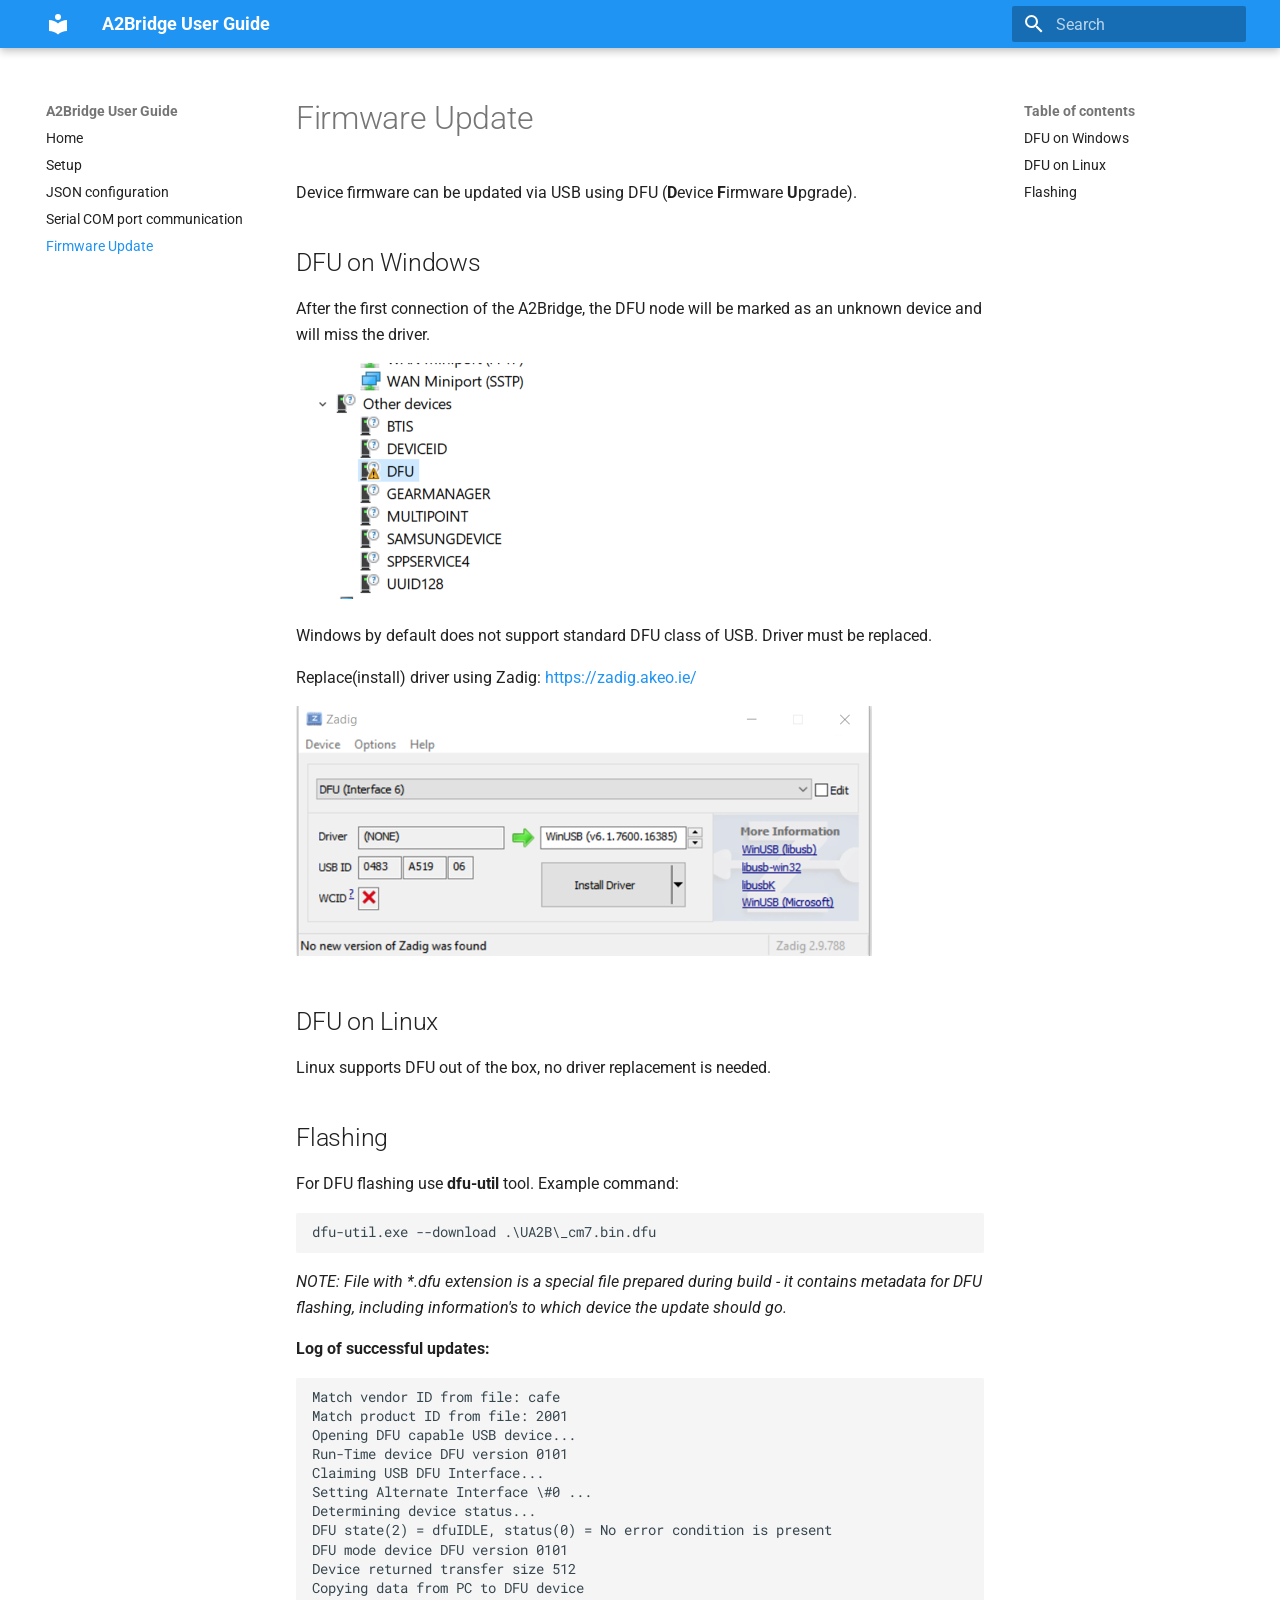
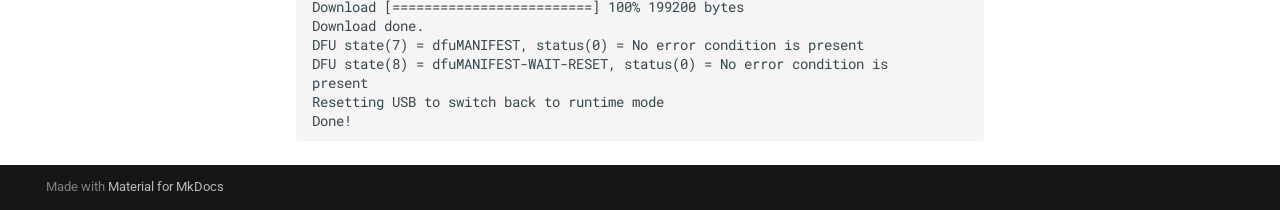
<file: dfu/index.html>
<!doctype html>
<html lang="en" class="no-js">
  <head>
    
      <meta charset="utf-8">
      <meta name="viewport" content="width=device-width,initial-scale=1">
      
      
      
      
        <link rel="prev" href="../serial/">
      
      
      
        
      
      
      <link rel="icon" href="../assets/images/favicon.png">
      <meta name="generator" content="mkdocs-1.6.1, mkdocs-material-9.7.7">
    
    
      
        <title>Firmware Update - A2Bridge User Guide</title>
      
    
    
      <link rel="stylesheet" href="../assets/stylesheets/main.ec1eaa64.min.css">
      
        
        <link rel="stylesheet" href="../assets/stylesheets/palette.ab4e12ef.min.css">
      
      


    
    
      
    
    
      
        
        
        <link rel="preconnect" href="https://fonts.gstatic.com" crossorigin>
        <link rel="stylesheet" href="https://fonts.googleapis.com/css?family=Roboto:300,300i,400,400i,700,700i%7CRoboto+Mono:400,400i,700,700i&display=fallback">
        <style>:root{--md-text-font:"Roboto";--md-code-font:"Roboto Mono"}</style>
      
    
    
      <link rel="stylesheet" href="../layout.css">
    
    <script>__md_scope=new URL("..",location),__md_hash=e=>[...e].reduce(((e,_)=>(e<<5)-e+_.charCodeAt(0)),0),__md_get=(e,_=localStorage,t=__md_scope)=>JSON.parse(_.getItem(t.pathname+"."+e)),__md_set=(e,_,t=localStorage,a=__md_scope)=>{try{t.setItem(a.pathname+"."+e,JSON.stringify(_))}catch(e){}}</script>
    
      

    
    
  </head>
  
  
    
    
      
    
    
    
    
    <body dir="ltr" data-md-color-scheme="default" data-md-color-primary="blue" data-md-color-accent="indigo">
  
    
    <input class="md-toggle" data-md-toggle="drawer" type="checkbox" id="__drawer" autocomplete="off">
    <input class="md-toggle" data-md-toggle="search" type="checkbox" id="__search" autocomplete="off">
    <label class="md-overlay" for="__drawer"></label>
    <div data-md-component="skip">
      
        
        <a href="#firmware-update" class="md-skip">
          Skip to content
        </a>
      
    </div>
    <div data-md-component="announce">
      
    </div>
    
    
      

  

<header class="md-header md-header--shadow" data-md-component="header">
  <nav class="md-header__inner md-grid" aria-label="Header">
    <a href=".." title="A2Bridge User Guide" class="md-header__button md-logo" aria-label="A2Bridge User Guide" data-md-component="logo">
      
  
  <svg xmlns="http://www.w3.org/2000/svg" viewBox="0 0 24 24"><path d="M12 8a3 3 0 0 0 3-3 3 3 0 0 0-3-3 3 3 0 0 0-3 3 3 3 0 0 0 3 3m0 3.54C9.64 9.35 6.5 8 3 8v11c3.5 0 6.64 1.35 9 3.54 2.36-2.19 5.5-3.54 9-3.54V8c-3.5 0-6.64 1.35-9 3.54"/></svg>

    </a>
    <label class="md-header__button md-icon" for="__drawer">
      
      <svg xmlns="http://www.w3.org/2000/svg" viewBox="0 0 24 24"><path d="M3 6h18v2H3zm0 5h18v2H3zm0 5h18v2H3z"/></svg>
    </label>
    <div class="md-header__title" data-md-component="header-title">
      <div class="md-header__ellipsis">
        <div class="md-header__topic">
          <span class="md-ellipsis">
            A2Bridge User Guide
          </span>
        </div>
        <div class="md-header__topic" data-md-component="header-topic">
          <span class="md-ellipsis">
            
              Firmware Update
            
          </span>
        </div>
      </div>
    </div>
    
      
        <form class="md-header__option" data-md-component="palette">
  
    
    
    
    <input class="md-option" data-md-color-media="" data-md-color-scheme="default" data-md-color-primary="blue" data-md-color-accent="indigo"  aria-hidden="true"  type="radio" name="__palette" id="__palette_0">
    
  
</form>
      
    
    
      <script>var palette=__md_get("__palette");if(palette&&palette.color){if("(prefers-color-scheme)"===palette.color.media){var media=matchMedia("(prefers-color-scheme: light)"),input=document.querySelector(media.matches?"[data-md-color-media='(prefers-color-scheme: light)']":"[data-md-color-media='(prefers-color-scheme: dark)']");palette.color.media=input.getAttribute("data-md-color-media"),palette.color.scheme=input.getAttribute("data-md-color-scheme"),palette.color.primary=input.getAttribute("data-md-color-primary"),palette.color.accent=input.getAttribute("data-md-color-accent")}for(var[key,value]of Object.entries(palette.color))document.body.setAttribute("data-md-color-"+key,value)}</script>
    
    
    
      
      
        <label class="md-header__button md-icon" for="__search">
          
          <svg xmlns="http://www.w3.org/2000/svg" viewBox="0 0 24 24"><path d="M9.5 3A6.5 6.5 0 0 1 16 9.5c0 1.61-.59 3.09-1.56 4.23l.27.27h.79l5 5-1.5 1.5-5-5v-.79l-.27-.27A6.52 6.52 0 0 1 9.5 16 6.5 6.5 0 0 1 3 9.5 6.5 6.5 0 0 1 9.5 3m0 2C7 5 5 7 5 9.5S7 14 9.5 14 14 12 14 9.5 12 5 9.5 5"/></svg>
        </label>
        <div class="md-search" data-md-component="search" role="dialog">
  <label class="md-search__overlay" for="__search"></label>
  <div class="md-search__inner" role="search">
    <form class="md-search__form" name="search">
      <input type="text" class="md-search__input" name="query" aria-label="Search" placeholder="Search" autocapitalize="off" autocorrect="off" autocomplete="off" spellcheck="false" data-md-component="search-query" required>
      <label class="md-search__icon md-icon" for="__search">
        
        <svg xmlns="http://www.w3.org/2000/svg" viewBox="0 0 24 24"><path d="M9.5 3A6.5 6.5 0 0 1 16 9.5c0 1.61-.59 3.09-1.56 4.23l.27.27h.79l5 5-1.5 1.5-5-5v-.79l-.27-.27A6.52 6.52 0 0 1 9.5 16 6.5 6.5 0 0 1 3 9.5 6.5 6.5 0 0 1 9.5 3m0 2C7 5 5 7 5 9.5S7 14 9.5 14 14 12 14 9.5 12 5 9.5 5"/></svg>
        
        <svg xmlns="http://www.w3.org/2000/svg" viewBox="0 0 24 24"><path d="M20 11v2H8l5.5 5.5-1.42 1.42L4.16 12l7.92-7.92L13.5 5.5 8 11z"/></svg>
      </label>
      <nav class="md-search__options" aria-label="Search">
        
        <button type="reset" class="md-search__icon md-icon" title="Clear" aria-label="Clear" tabindex="-1">
          
          <svg xmlns="http://www.w3.org/2000/svg" viewBox="0 0 24 24"><path d="M19 6.41 17.59 5 12 10.59 6.41 5 5 6.41 10.59 12 5 17.59 6.41 19 12 13.41 17.59 19 19 17.59 13.41 12z"/></svg>
        </button>
      </nav>
      
    </form>
    <div class="md-search__output">
      <div class="md-search__scrollwrap" tabindex="0" data-md-scrollfix>
        <div class="md-search-result" data-md-component="search-result">
          <div class="md-search-result__meta">
            Initializing search
          </div>
          <ol class="md-search-result__list" role="presentation"></ol>
        </div>
      </div>
    </div>
  </div>
</div>
      
    
    
  </nav>
  
</header>
    
    <div class="md-container" data-md-component="container">
      
      
        
          
        
      
      <main class="md-main" data-md-component="main">
        <div class="md-main__inner md-grid">
          
            
              
              <div class="md-sidebar md-sidebar--primary" data-md-component="sidebar" data-md-type="navigation" >
                <div class="md-sidebar__scrollwrap">
                  <div class="md-sidebar__inner">
                    



<nav class="md-nav md-nav--primary" aria-label="Navigation" data-md-level="0">
  <label class="md-nav__title" for="__drawer">
    <a href=".." title="A2Bridge User Guide" class="md-nav__button md-logo" aria-label="A2Bridge User Guide" data-md-component="logo">
      
  
  <svg xmlns="http://www.w3.org/2000/svg" viewBox="0 0 24 24"><path d="M12 8a3 3 0 0 0 3-3 3 3 0 0 0-3-3 3 3 0 0 0-3 3 3 3 0 0 0 3 3m0 3.54C9.64 9.35 6.5 8 3 8v11c3.5 0 6.64 1.35 9 3.54 2.36-2.19 5.5-3.54 9-3.54V8c-3.5 0-6.64 1.35-9 3.54"/></svg>

    </a>
    A2Bridge User Guide
  </label>
  
  <ul class="md-nav__list" data-md-scrollfix>
    
      
      
  
  
  
  
    <li class="md-nav__item">
      <a href=".." class="md-nav__link">
        
  
  
  <span class="md-ellipsis">
    
  
    Home
  

    
  </span>
  
  

      </a>
    </li>
  

    
      
      
  
  
  
  
    <li class="md-nav__item">
      <a href="../setup/" class="md-nav__link">
        
  
  
  <span class="md-ellipsis">
    
  
    Setup
  

    
  </span>
  
  

      </a>
    </li>
  

    
      
      
  
  
  
  
    <li class="md-nav__item">
      <a href="../json/" class="md-nav__link">
        
  
  
  <span class="md-ellipsis">
    
  
    JSON configuration
  

    
  </span>
  
  

      </a>
    </li>
  

    
      
      
  
  
  
  
    <li class="md-nav__item">
      <a href="../serial/" class="md-nav__link">
        
  
  
  <span class="md-ellipsis">
    
  
    Serial COM port communication
  

    
  </span>
  
  

      </a>
    </li>
  

    
      
      
  
  
    
  
  
  
    <li class="md-nav__item md-nav__item--active">
      
      <input class="md-nav__toggle md-toggle" type="checkbox" id="__toc">
      
      
        
      
      
        <label class="md-nav__link md-nav__link--active" for="__toc">
          
  
  
  <span class="md-ellipsis">
    
  
    Firmware Update
  

    
  </span>
  
  

          <span class="md-nav__icon md-icon"></span>
        </label>
      
      <a href="./" class="md-nav__link md-nav__link--active">
        
  
  
  <span class="md-ellipsis">
    
  
    Firmware Update
  

    
  </span>
  
  

      </a>
      
        

<nav class="md-nav md-nav--secondary" aria-label="Table of contents">
  
  
  
    
  
  
    <label class="md-nav__title" for="__toc">
      <span class="md-nav__icon md-icon"></span>
      Table of contents
    </label>
    <ul class="md-nav__list" data-md-component="toc" data-md-scrollfix>
      
        <li class="md-nav__item">
  <a href="#dfu-on-windows" class="md-nav__link">
    <span class="md-ellipsis">
      
        DFU on Windows
      
    </span>
  </a>
  
</li>
      
        <li class="md-nav__item">
  <a href="#dfu-on-linux" class="md-nav__link">
    <span class="md-ellipsis">
      
        DFU on Linux
      
    </span>
  </a>
  
</li>
      
        <li class="md-nav__item">
  <a href="#flashing" class="md-nav__link">
    <span class="md-ellipsis">
      
        Flashing
      
    </span>
  </a>
  
</li>
      
    </ul>
  
</nav>
      
    </li>
  

    
  </ul>
</nav>
                  </div>
                </div>
              </div>
            
            
              
              <div class="md-sidebar md-sidebar--secondary" data-md-component="sidebar" data-md-type="toc" >
                <div class="md-sidebar__scrollwrap">
                  <div class="md-sidebar__inner">
                    

<nav class="md-nav md-nav--secondary" aria-label="Table of contents">
  
  
  
    
  
  
    <label class="md-nav__title" for="__toc">
      <span class="md-nav__icon md-icon"></span>
      Table of contents
    </label>
    <ul class="md-nav__list" data-md-component="toc" data-md-scrollfix>
      
        <li class="md-nav__item">
  <a href="#dfu-on-windows" class="md-nav__link">
    <span class="md-ellipsis">
      
        DFU on Windows
      
    </span>
  </a>
  
</li>
      
        <li class="md-nav__item">
  <a href="#dfu-on-linux" class="md-nav__link">
    <span class="md-ellipsis">
      
        DFU on Linux
      
    </span>
  </a>
  
</li>
      
        <li class="md-nav__item">
  <a href="#flashing" class="md-nav__link">
    <span class="md-ellipsis">
      
        Flashing
      
    </span>
  </a>
  
</li>
      
    </ul>
  
</nav>
                  </div>
                </div>
              </div>
            
          
          
            <div class="md-content" data-md-component="content">
              
              <article class="md-content__inner md-typeset">
                
                  



<h1 id="firmware-update">Firmware Update</h1>
<p>Device firmware can be updated via USB using DFU (<strong>D</strong>evice <strong>F</strong>irmware <strong>U</strong>pgrade).</p>
<h2 id="dfu-on-windows">DFU on Windows</h2>
<p>After the first connection of the A2Bridge, the DFU node will be marked
as an unknown device and will miss the driver.</p>
<p><img alt="image_alt" src="../assets/image7.png" /></p>
<p>Windows by default does not support standard DFU class of USB. Driver
must be replaced.</p>
<p>Replace(install) driver using Zadig: <a href="https://zadig.akeo.ie/">https://zadig.akeo.ie/</a></p>
<p><img alt="image_alt" src="../assets/image8.png" /></p>
<h2 id="dfu-on-linux">DFU on Linux</h2>
<p>Linux supports DFU out of the box, no driver replacement is needed.</p>
<h2 id="flashing">Flashing</h2>
<p>For DFU flashing use <strong>dfu-util</strong> tool. Example command:</p>
<div class="highlight"><pre><span></span><code>dfu-util.exe --download .\UA2B\_cm7.bin.dfu
</code></pre></div>
<p><em>NOTE: File with *.dfu extension is a special file prepared during
build - it contains metadata for DFU flashing, including information's
to which device the update should go.</em></p>
<p><strong>Log of successful updates:</strong></p>
<div class="highlight"><pre><span></span><code>Match vendor ID from file: cafe
Match product ID from file: 2001
Opening DFU capable USB device...
Run-Time device DFU version 0101
Claiming USB DFU Interface...
Setting Alternate Interface \#0 ...
Determining device status...
DFU state(2) = dfuIDLE, status(0) = No error condition is present
DFU mode device DFU version 0101
Device returned transfer size 512
Copying data from PC to DFU device
Download [=========================] 100% 199200 bytes
Download done.
DFU state(7) = dfuMANIFEST, status(0) = No error condition is present
DFU state(8) = dfuMANIFEST-WAIT-RESET, status(0) = No error condition is
present
Resetting USB to switch back to runtime mode
Done!
</code></pre></div>












                
              </article>
            </div>
          
          
  <script>var tabs=__md_get("__tabs");if(Array.isArray(tabs))e:for(var set of document.querySelectorAll(".tabbed-set")){var labels=set.querySelector(".tabbed-labels");for(var tab of tabs)for(var label of labels.getElementsByTagName("label"))if(label.innerText.trim()===tab){var input=document.getElementById(label.htmlFor);input.checked=!0;continue e}}</script>

<script>var target=document.getElementById(location.hash.slice(1));target&&target.name&&(target.checked=target.name.startsWith("__tabbed_"))</script>
        </div>
        
      </main>
      
        <footer class="md-footer">
  
  <div class="md-footer-meta md-typeset">
    <div class="md-footer-meta__inner md-grid">
      <div class="md-copyright">
  
  
    Made with
    <a href="https://squidfunk.github.io/mkdocs-material/" target="_blank" rel="noopener">
      Material for MkDocs
    </a>
  
</div>
      
    </div>
  </div>
</footer>
      
    </div>
    <div class="md-dialog" data-md-component="dialog">
      <div class="md-dialog__inner md-typeset"></div>
    </div>
    
    
    
      
      
      <script id="__config" type="application/json">{"annotate": null, "base": "..", "features": ["content.tabs.link", "user_color_mode_toggle"], "search": "../assets/javascripts/workers/search.2c215733.min.js", "tags": null, "translations": {"clipboard.copied": "Copied to clipboard", "clipboard.copy": "Copy to clipboard", "search.result.more.one": "1 more on this page", "search.result.more.other": "# more on this page", "search.result.none": "No matching documents", "search.result.one": "1 matching document", "search.result.other": "# matching documents", "search.result.placeholder": "Type to start searching", "search.result.term.missing": "Missing", "select.version": "Select version"}, "version": null}</script>
    
    
      <script src="../assets/javascripts/bundle.d7400e89.min.js"></script>
      
    
  </body>
</html>
</file>
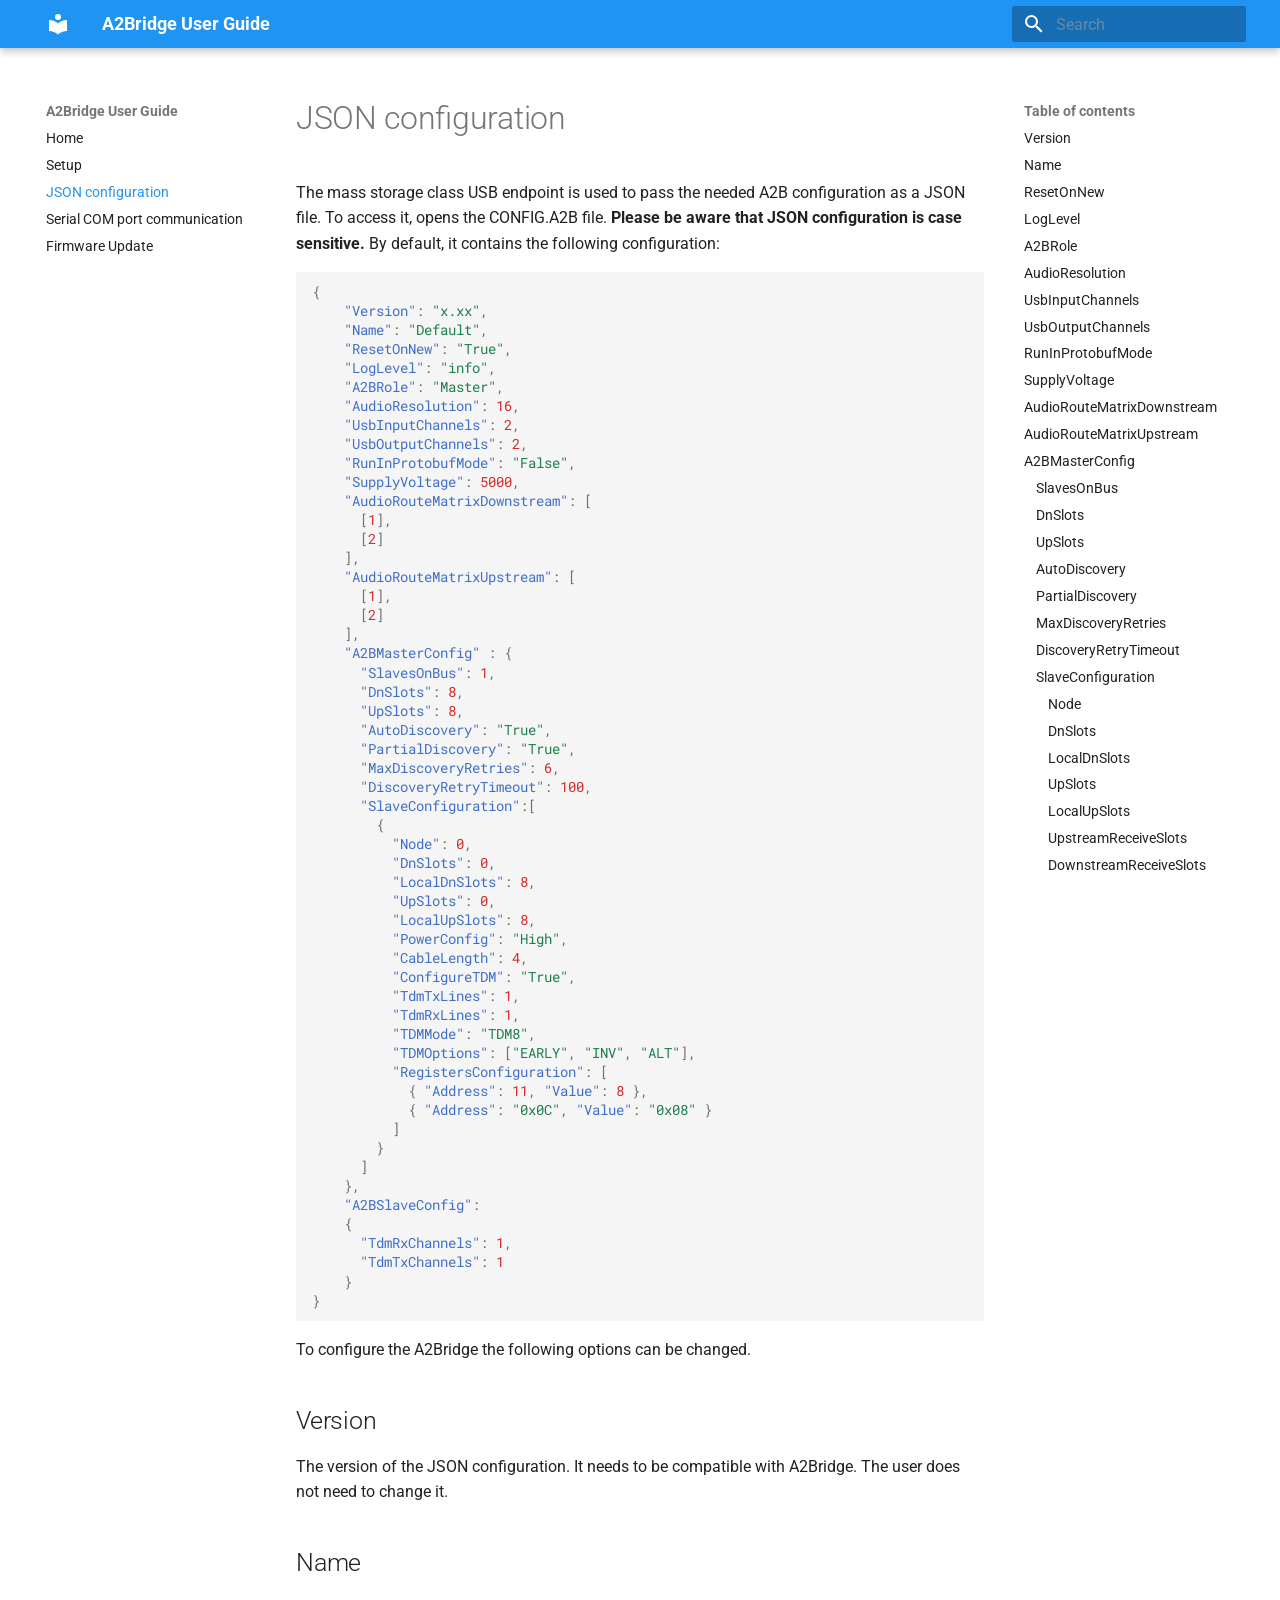
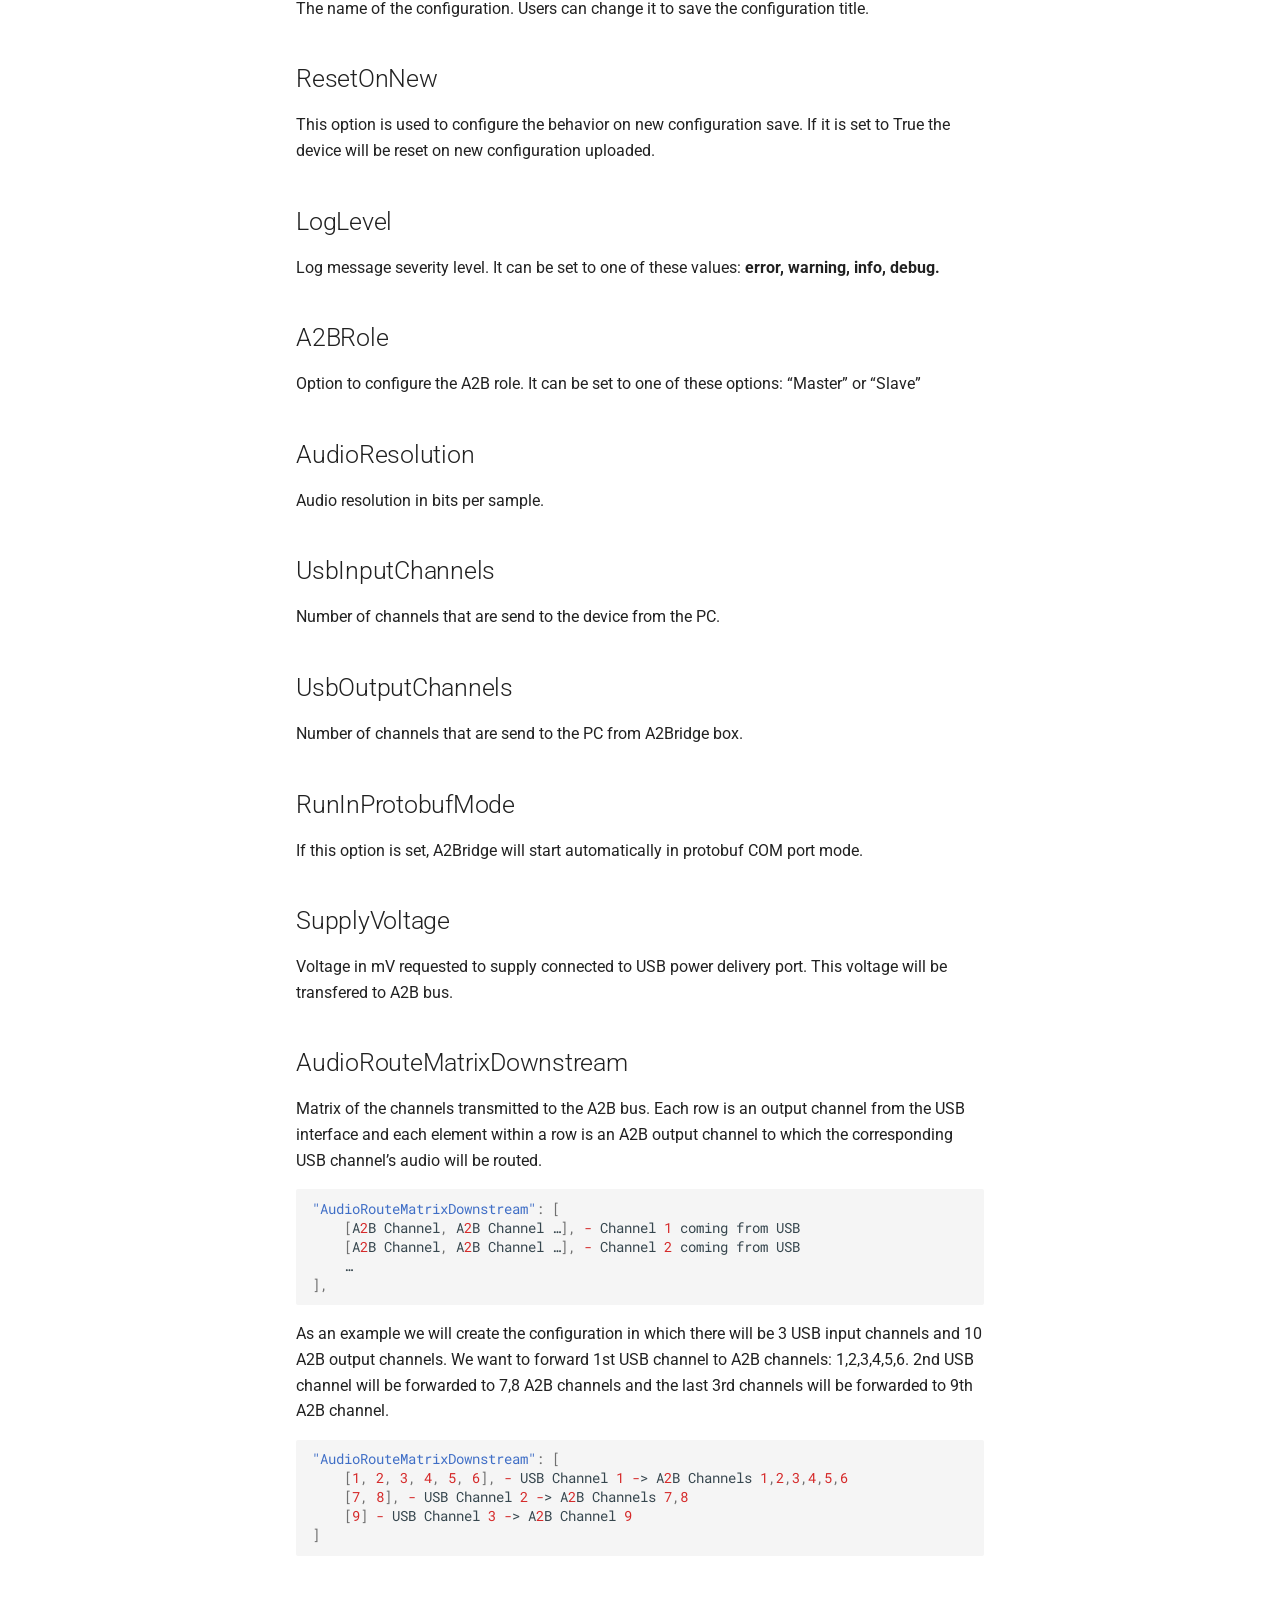
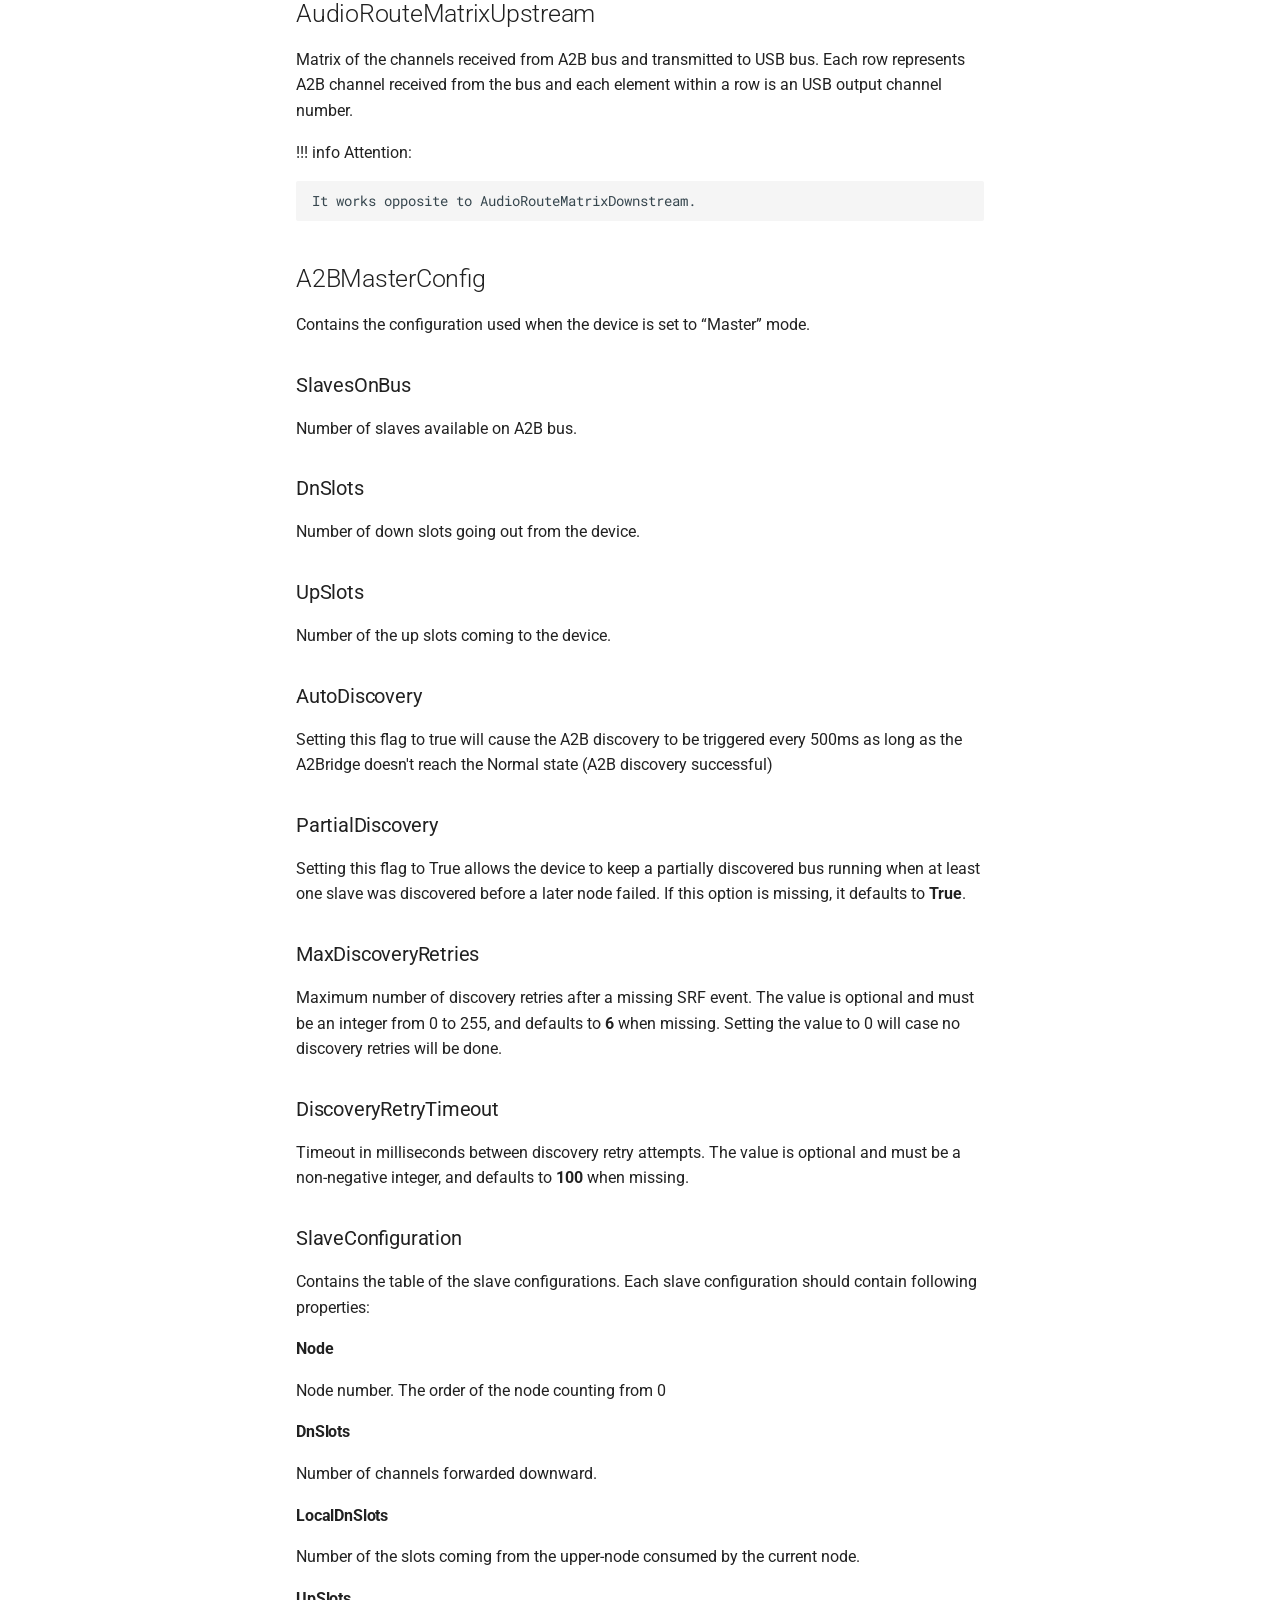
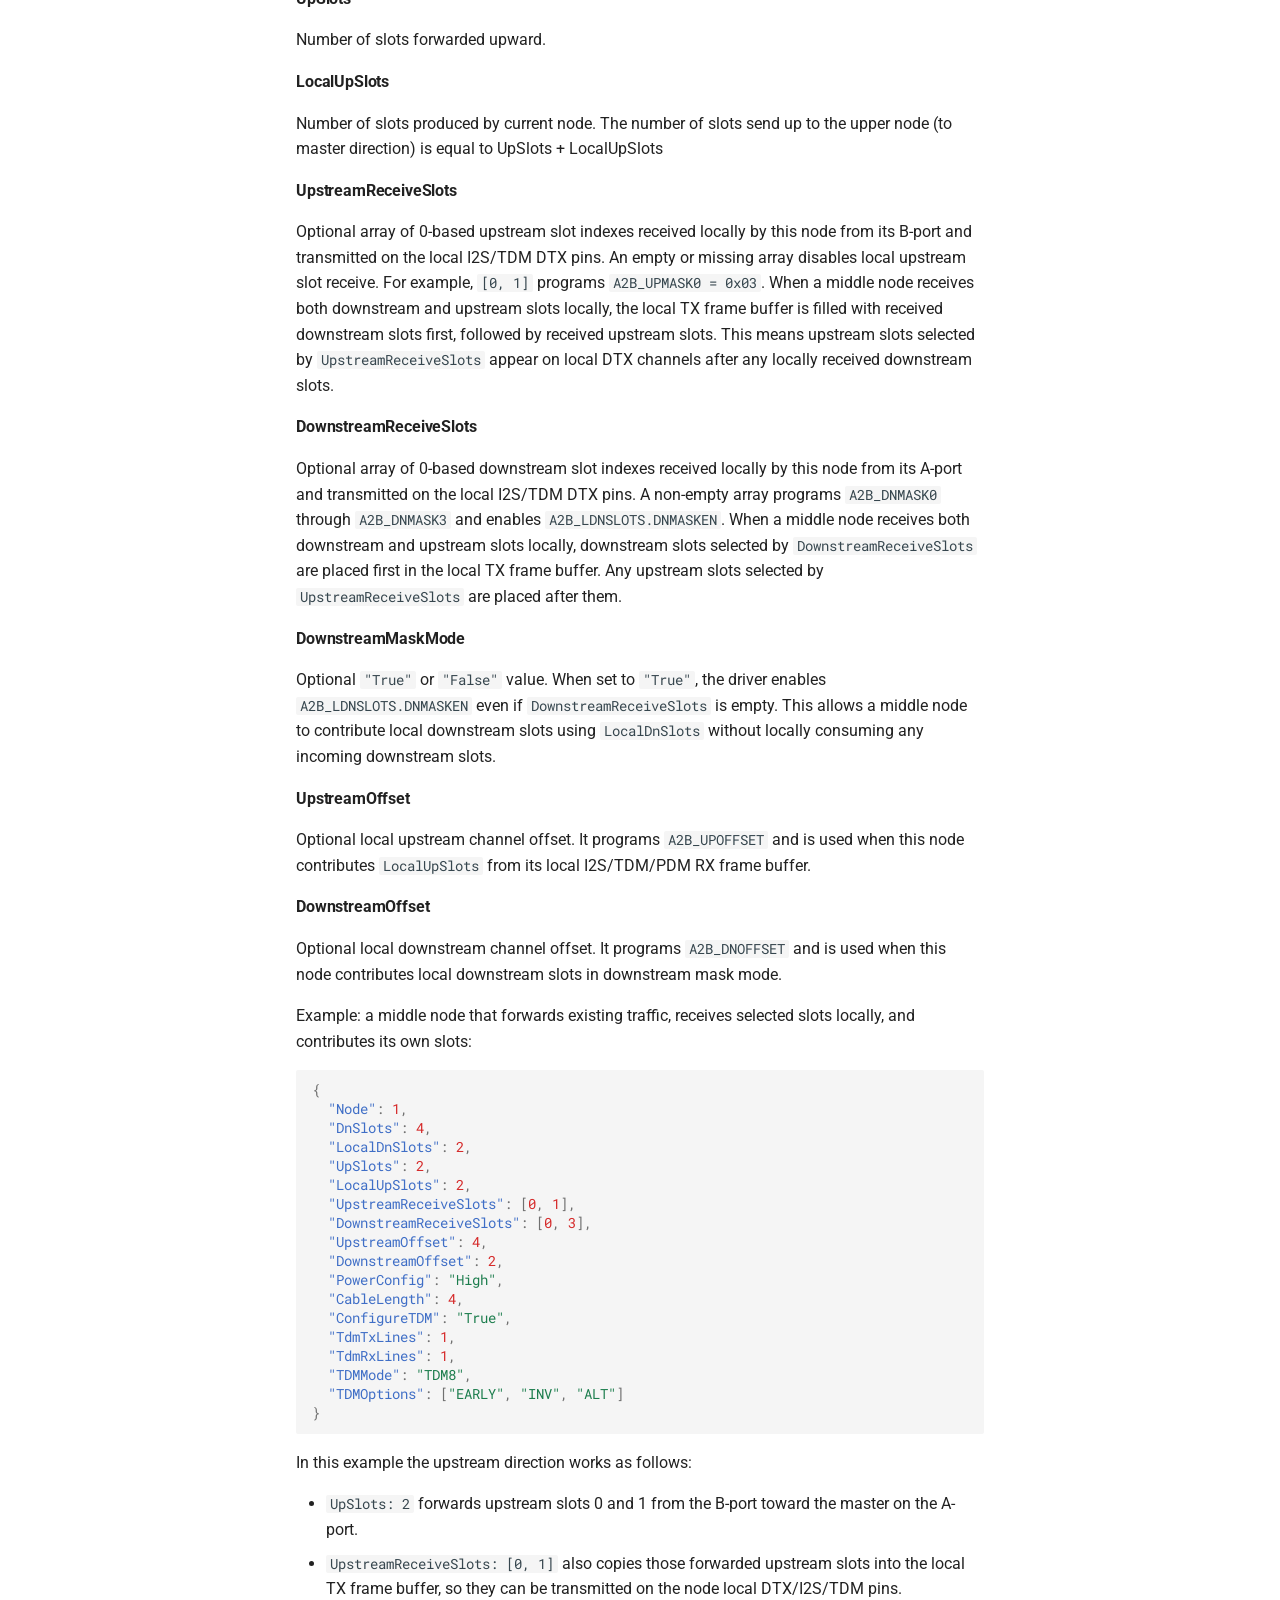
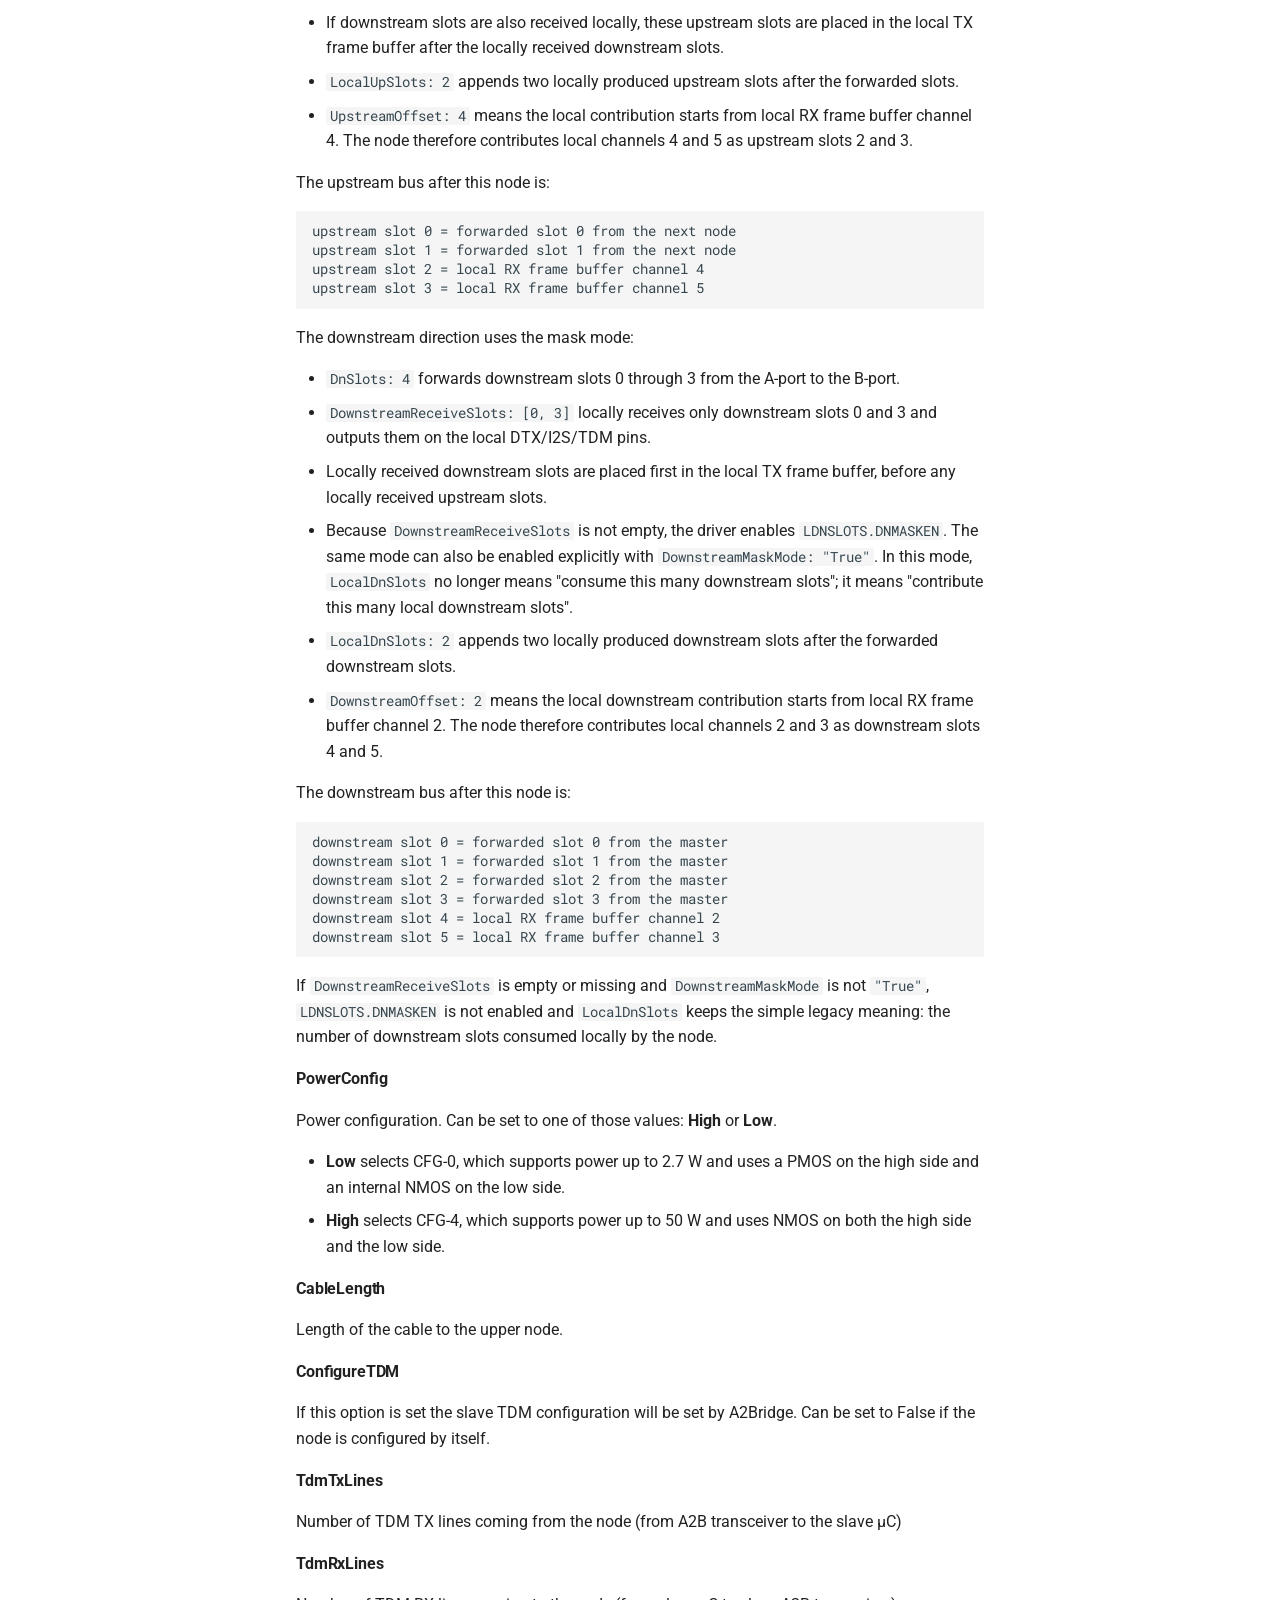
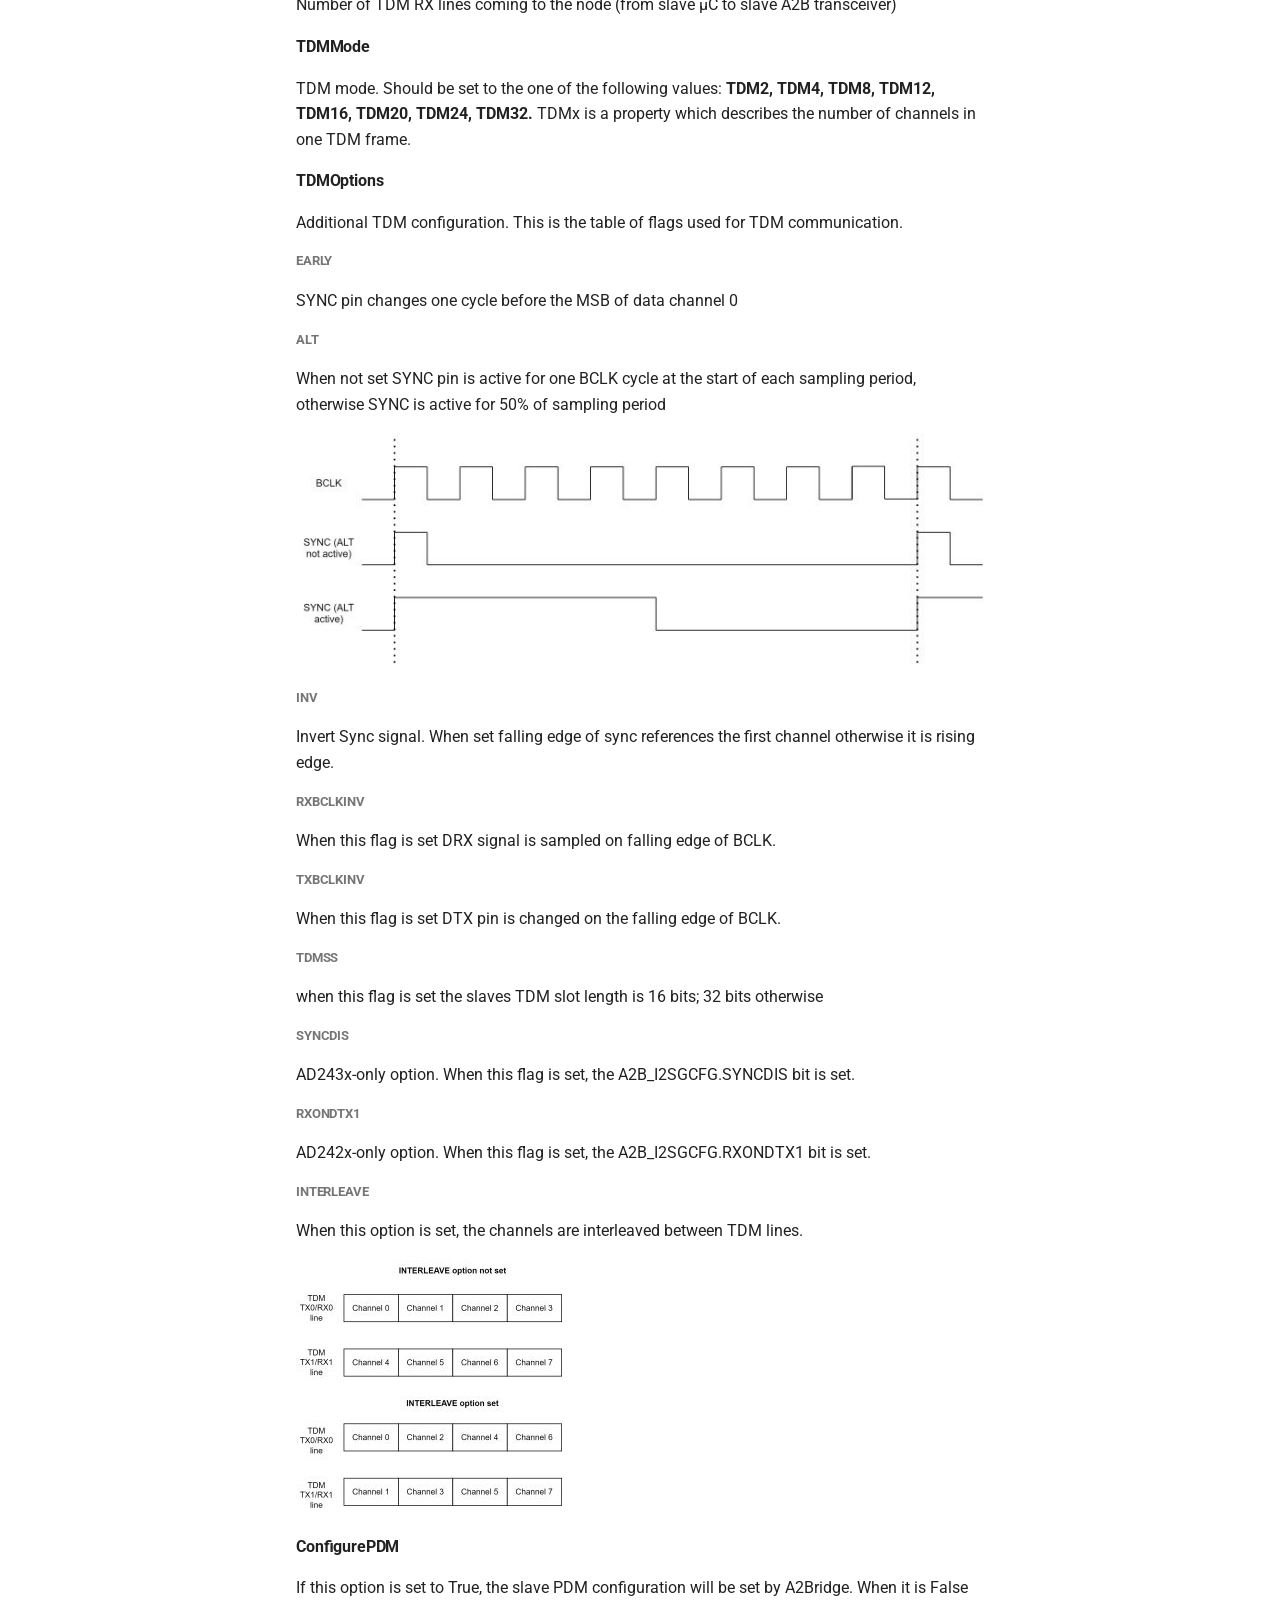
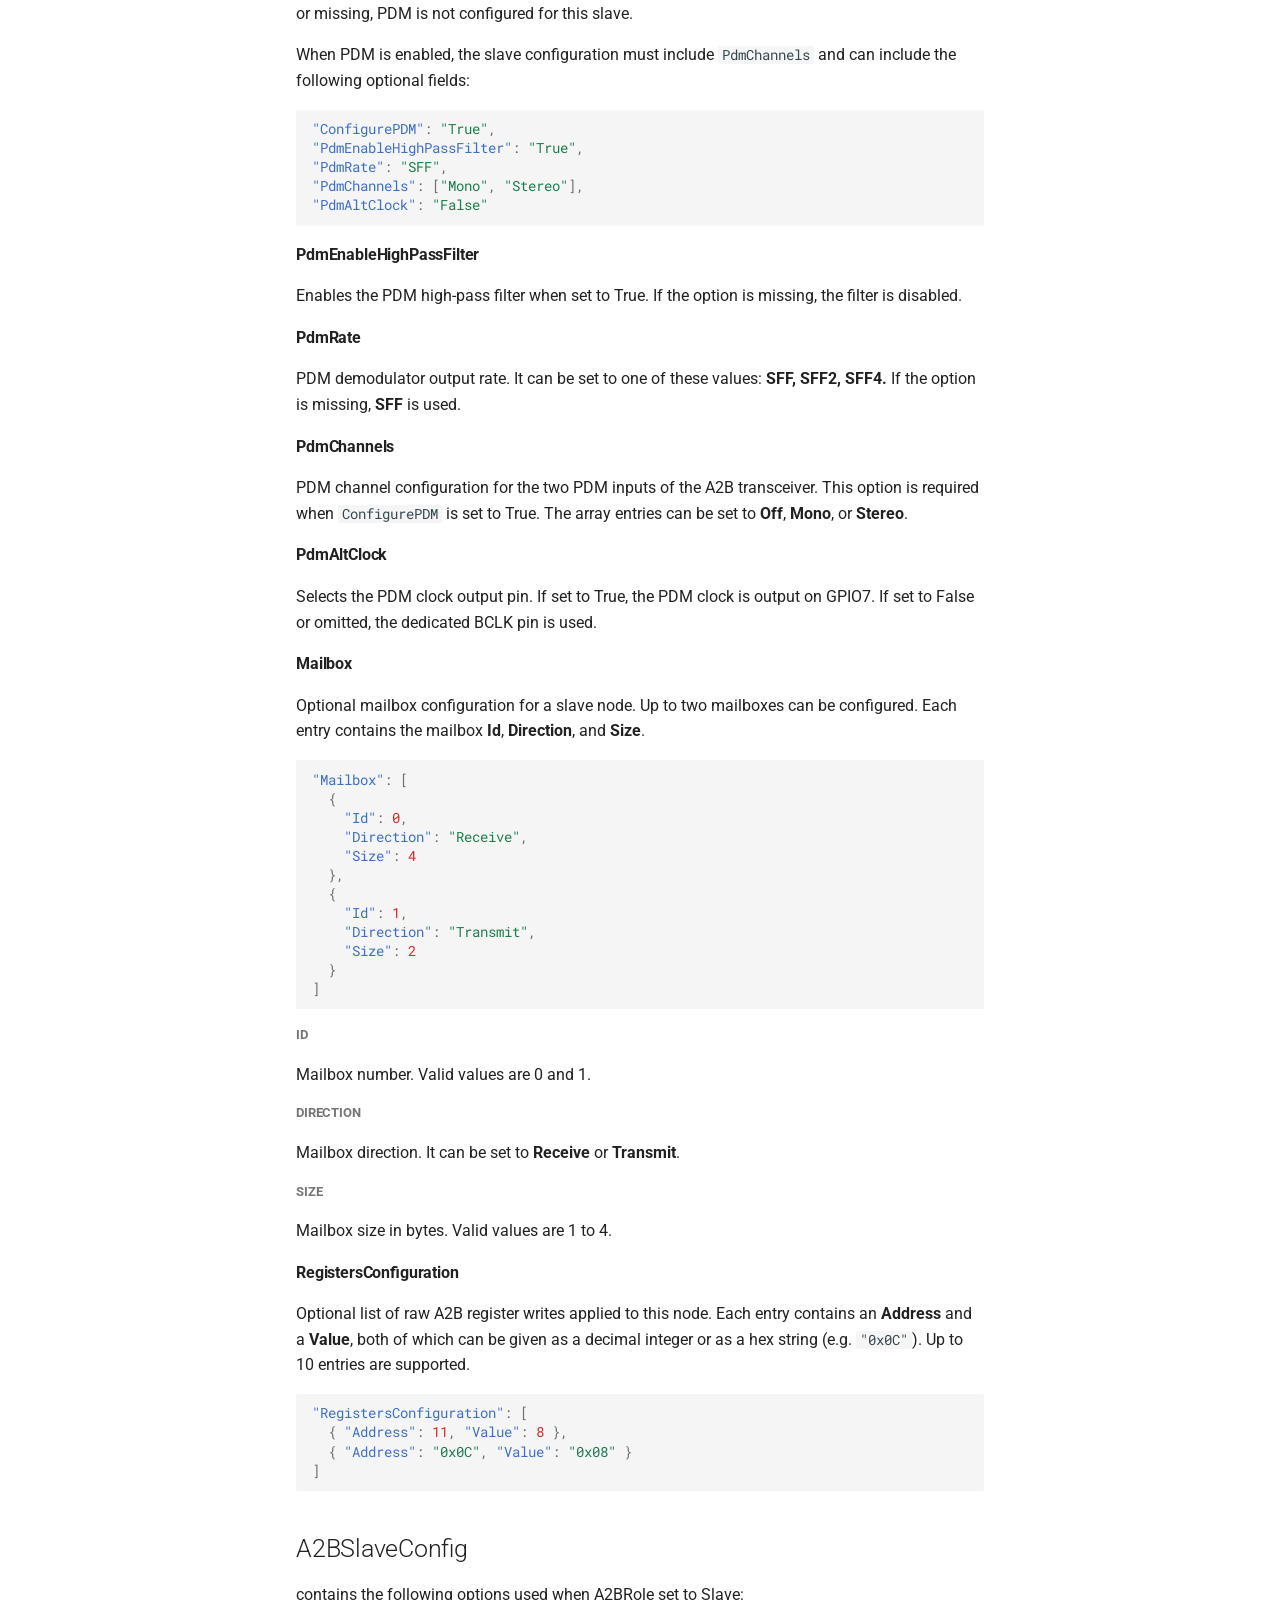
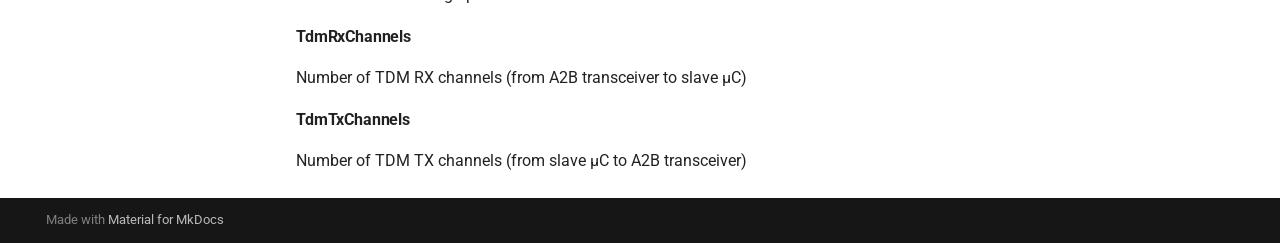
<file: json/index.html>
<!doctype html>
<html lang="en" class="no-js">
  <head>
    
      <meta charset="utf-8">
      <meta name="viewport" content="width=device-width,initial-scale=1">
      
      
      
      
        <link rel="prev" href="../setup/">
      
      
        <link rel="next" href="../serial/">
      
      
        
      
      
      <link rel="icon" href="../assets/images/favicon.png">
      <meta name="generator" content="mkdocs-1.6.1, mkdocs-material-9.7.7">
    
    
      
        <title>JSON configuration - A2Bridge User Guide</title>
      
    
    
      <link rel="stylesheet" href="../assets/stylesheets/main.ec1eaa64.min.css">
      
        
        <link rel="stylesheet" href="../assets/stylesheets/palette.ab4e12ef.min.css">
      
      


    
    
      
    
    
      
        
        
        <link rel="preconnect" href="https://fonts.gstatic.com" crossorigin>
        <link rel="stylesheet" href="https://fonts.googleapis.com/css?family=Roboto:300,300i,400,400i,700,700i%7CRoboto+Mono:400,400i,700,700i&display=fallback">
        <style>:root{--md-text-font:"Roboto";--md-code-font:"Roboto Mono"}</style>
      
    
    
      <link rel="stylesheet" href="../layout.css">
    
    <script>__md_scope=new URL("..",location),__md_hash=e=>[...e].reduce(((e,_)=>(e<<5)-e+_.charCodeAt(0)),0),__md_get=(e,_=localStorage,t=__md_scope)=>JSON.parse(_.getItem(t.pathname+"."+e)),__md_set=(e,_,t=localStorage,a=__md_scope)=>{try{t.setItem(a.pathname+"."+e,JSON.stringify(_))}catch(e){}}</script>
    
      

    
    
  </head>
  
  
    
    
      
    
    
    
    
    <body dir="ltr" data-md-color-scheme="default" data-md-color-primary="blue" data-md-color-accent="indigo">
  
    
    <input class="md-toggle" data-md-toggle="drawer" type="checkbox" id="__drawer" autocomplete="off">
    <input class="md-toggle" data-md-toggle="search" type="checkbox" id="__search" autocomplete="off">
    <label class="md-overlay" for="__drawer"></label>
    <div data-md-component="skip">
      
        
        <a href="#json-configuration" class="md-skip">
          Skip to content
        </a>
      
    </div>
    <div data-md-component="announce">
      
    </div>
    
    
      

  

<header class="md-header md-header--shadow" data-md-component="header">
  <nav class="md-header__inner md-grid" aria-label="Header">
    <a href=".." title="A2Bridge User Guide" class="md-header__button md-logo" aria-label="A2Bridge User Guide" data-md-component="logo">
      
  
  <svg xmlns="http://www.w3.org/2000/svg" viewBox="0 0 24 24"><path d="M12 8a3 3 0 0 0 3-3 3 3 0 0 0-3-3 3 3 0 0 0-3 3 3 3 0 0 0 3 3m0 3.54C9.64 9.35 6.5 8 3 8v11c3.5 0 6.64 1.35 9 3.54 2.36-2.19 5.5-3.54 9-3.54V8c-3.5 0-6.64 1.35-9 3.54"/></svg>

    </a>
    <label class="md-header__button md-icon" for="__drawer">
      
      <svg xmlns="http://www.w3.org/2000/svg" viewBox="0 0 24 24"><path d="M3 6h18v2H3zm0 5h18v2H3zm0 5h18v2H3z"/></svg>
    </label>
    <div class="md-header__title" data-md-component="header-title">
      <div class="md-header__ellipsis">
        <div class="md-header__topic">
          <span class="md-ellipsis">
            A2Bridge User Guide
          </span>
        </div>
        <div class="md-header__topic" data-md-component="header-topic">
          <span class="md-ellipsis">
            
              JSON configuration
            
          </span>
        </div>
      </div>
    </div>
    
      
        <form class="md-header__option" data-md-component="palette">
  
    
    
    
    <input class="md-option" data-md-color-media="" data-md-color-scheme="default" data-md-color-primary="blue" data-md-color-accent="indigo"  aria-hidden="true"  type="radio" name="__palette" id="__palette_0">
    
  
</form>
      
    
    
      <script>var palette=__md_get("__palette");if(palette&&palette.color){if("(prefers-color-scheme)"===palette.color.media){var media=matchMedia("(prefers-color-scheme: light)"),input=document.querySelector(media.matches?"[data-md-color-media='(prefers-color-scheme: light)']":"[data-md-color-media='(prefers-color-scheme: dark)']");palette.color.media=input.getAttribute("data-md-color-media"),palette.color.scheme=input.getAttribute("data-md-color-scheme"),palette.color.primary=input.getAttribute("data-md-color-primary"),palette.color.accent=input.getAttribute("data-md-color-accent")}for(var[key,value]of Object.entries(palette.color))document.body.setAttribute("data-md-color-"+key,value)}</script>
    
    
    
      
      
        <label class="md-header__button md-icon" for="__search">
          
          <svg xmlns="http://www.w3.org/2000/svg" viewBox="0 0 24 24"><path d="M9.5 3A6.5 6.5 0 0 1 16 9.5c0 1.61-.59 3.09-1.56 4.23l.27.27h.79l5 5-1.5 1.5-5-5v-.79l-.27-.27A6.52 6.52 0 0 1 9.5 16 6.5 6.5 0 0 1 3 9.5 6.5 6.5 0 0 1 9.5 3m0 2C7 5 5 7 5 9.5S7 14 9.5 14 14 12 14 9.5 12 5 9.5 5"/></svg>
        </label>
        <div class="md-search" data-md-component="search" role="dialog">
  <label class="md-search__overlay" for="__search"></label>
  <div class="md-search__inner" role="search">
    <form class="md-search__form" name="search">
      <input type="text" class="md-search__input" name="query" aria-label="Search" placeholder="Search" autocapitalize="off" autocorrect="off" autocomplete="off" spellcheck="false" data-md-component="search-query" required>
      <label class="md-search__icon md-icon" for="__search">
        
        <svg xmlns="http://www.w3.org/2000/svg" viewBox="0 0 24 24"><path d="M9.5 3A6.5 6.5 0 0 1 16 9.5c0 1.61-.59 3.09-1.56 4.23l.27.27h.79l5 5-1.5 1.5-5-5v-.79l-.27-.27A6.52 6.52 0 0 1 9.5 16 6.5 6.5 0 0 1 3 9.5 6.5 6.5 0 0 1 9.5 3m0 2C7 5 5 7 5 9.5S7 14 9.5 14 14 12 14 9.5 12 5 9.5 5"/></svg>
        
        <svg xmlns="http://www.w3.org/2000/svg" viewBox="0 0 24 24"><path d="M20 11v2H8l5.5 5.5-1.42 1.42L4.16 12l7.92-7.92L13.5 5.5 8 11z"/></svg>
      </label>
      <nav class="md-search__options" aria-label="Search">
        
        <button type="reset" class="md-search__icon md-icon" title="Clear" aria-label="Clear" tabindex="-1">
          
          <svg xmlns="http://www.w3.org/2000/svg" viewBox="0 0 24 24"><path d="M19 6.41 17.59 5 12 10.59 6.41 5 5 6.41 10.59 12 5 17.59 6.41 19 12 13.41 17.59 19 19 17.59 13.41 12z"/></svg>
        </button>
      </nav>
      
    </form>
    <div class="md-search__output">
      <div class="md-search__scrollwrap" tabindex="0" data-md-scrollfix>
        <div class="md-search-result" data-md-component="search-result">
          <div class="md-search-result__meta">
            Initializing search
          </div>
          <ol class="md-search-result__list" role="presentation"></ol>
        </div>
      </div>
    </div>
  </div>
</div>
      
    
    
  </nav>
  
</header>
    
    <div class="md-container" data-md-component="container">
      
      
        
          
        
      
      <main class="md-main" data-md-component="main">
        <div class="md-main__inner md-grid">
          
            
              
              <div class="md-sidebar md-sidebar--primary" data-md-component="sidebar" data-md-type="navigation" >
                <div class="md-sidebar__scrollwrap">
                  <div class="md-sidebar__inner">
                    



<nav class="md-nav md-nav--primary" aria-label="Navigation" data-md-level="0">
  <label class="md-nav__title" for="__drawer">
    <a href=".." title="A2Bridge User Guide" class="md-nav__button md-logo" aria-label="A2Bridge User Guide" data-md-component="logo">
      
  
  <svg xmlns="http://www.w3.org/2000/svg" viewBox="0 0 24 24"><path d="M12 8a3 3 0 0 0 3-3 3 3 0 0 0-3-3 3 3 0 0 0-3 3 3 3 0 0 0 3 3m0 3.54C9.64 9.35 6.5 8 3 8v11c3.5 0 6.64 1.35 9 3.54 2.36-2.19 5.5-3.54 9-3.54V8c-3.5 0-6.64 1.35-9 3.54"/></svg>

    </a>
    A2Bridge User Guide
  </label>
  
  <ul class="md-nav__list" data-md-scrollfix>
    
      
      
  
  
  
  
    <li class="md-nav__item">
      <a href=".." class="md-nav__link">
        
  
  
  <span class="md-ellipsis">
    
  
    Home
  

    
  </span>
  
  

      </a>
    </li>
  

    
      
      
  
  
  
  
    <li class="md-nav__item">
      <a href="../setup/" class="md-nav__link">
        
  
  
  <span class="md-ellipsis">
    
  
    Setup
  

    
  </span>
  
  

      </a>
    </li>
  

    
      
      
  
  
    
  
  
  
    <li class="md-nav__item md-nav__item--active">
      
      <input class="md-nav__toggle md-toggle" type="checkbox" id="__toc">
      
      
        
      
      
        <label class="md-nav__link md-nav__link--active" for="__toc">
          
  
  
  <span class="md-ellipsis">
    
  
    JSON configuration
  

    
  </span>
  
  

          <span class="md-nav__icon md-icon"></span>
        </label>
      
      <a href="./" class="md-nav__link md-nav__link--active">
        
  
  
  <span class="md-ellipsis">
    
  
    JSON configuration
  

    
  </span>
  
  

      </a>
      
        

<nav class="md-nav md-nav--secondary" aria-label="Table of contents">
  
  
  
    
  
  
    <label class="md-nav__title" for="__toc">
      <span class="md-nav__icon md-icon"></span>
      Table of contents
    </label>
    <ul class="md-nav__list" data-md-component="toc" data-md-scrollfix>
      
        <li class="md-nav__item">
  <a href="#version" class="md-nav__link">
    <span class="md-ellipsis">
      
        Version
      
    </span>
  </a>
  
</li>
      
        <li class="md-nav__item">
  <a href="#name" class="md-nav__link">
    <span class="md-ellipsis">
      
        Name
      
    </span>
  </a>
  
</li>
      
        <li class="md-nav__item">
  <a href="#resetonnew" class="md-nav__link">
    <span class="md-ellipsis">
      
        ResetOnNew
      
    </span>
  </a>
  
</li>
      
        <li class="md-nav__item">
  <a href="#loglevel" class="md-nav__link">
    <span class="md-ellipsis">
      
        LogLevel
      
    </span>
  </a>
  
</li>
      
        <li class="md-nav__item">
  <a href="#a2brole" class="md-nav__link">
    <span class="md-ellipsis">
      
        A2BRole
      
    </span>
  </a>
  
</li>
      
        <li class="md-nav__item">
  <a href="#audioresolution" class="md-nav__link">
    <span class="md-ellipsis">
      
        AudioResolution
      
    </span>
  </a>
  
</li>
      
        <li class="md-nav__item">
  <a href="#usbinputchannels" class="md-nav__link">
    <span class="md-ellipsis">
      
        UsbInputChannels
      
    </span>
  </a>
  
</li>
      
        <li class="md-nav__item">
  <a href="#usboutputchannels" class="md-nav__link">
    <span class="md-ellipsis">
      
        UsbOutputChannels
      
    </span>
  </a>
  
</li>
      
        <li class="md-nav__item">
  <a href="#runinprotobufmode" class="md-nav__link">
    <span class="md-ellipsis">
      
        RunInProtobufMode
      
    </span>
  </a>
  
</li>
      
        <li class="md-nav__item">
  <a href="#supplyvoltage" class="md-nav__link">
    <span class="md-ellipsis">
      
        SupplyVoltage
      
    </span>
  </a>
  
</li>
      
        <li class="md-nav__item">
  <a href="#audioroutematrixdownstream" class="md-nav__link">
    <span class="md-ellipsis">
      
        AudioRouteMatrixDownstream
      
    </span>
  </a>
  
</li>
      
        <li class="md-nav__item">
  <a href="#audioroutematrixupstream" class="md-nav__link">
    <span class="md-ellipsis">
      
        AudioRouteMatrixUpstream
      
    </span>
  </a>
  
</li>
      
        <li class="md-nav__item">
  <a href="#a2bmasterconfig" class="md-nav__link">
    <span class="md-ellipsis">
      
        A2BMasterConfig
      
    </span>
  </a>
  
    <nav class="md-nav" aria-label="A2BMasterConfig">
      <ul class="md-nav__list">
        
          <li class="md-nav__item">
  <a href="#slavesonbus" class="md-nav__link">
    <span class="md-ellipsis">
      
        SlavesOnBus
      
    </span>
  </a>
  
</li>
        
          <li class="md-nav__item">
  <a href="#dnslots" class="md-nav__link">
    <span class="md-ellipsis">
      
        DnSlots
      
    </span>
  </a>
  
</li>
        
          <li class="md-nav__item">
  <a href="#upslots" class="md-nav__link">
    <span class="md-ellipsis">
      
        UpSlots
      
    </span>
  </a>
  
</li>
        
          <li class="md-nav__item">
  <a href="#autodiscovery" class="md-nav__link">
    <span class="md-ellipsis">
      
        AutoDiscovery
      
    </span>
  </a>
  
</li>
        
          <li class="md-nav__item">
  <a href="#partialdiscovery" class="md-nav__link">
    <span class="md-ellipsis">
      
        PartialDiscovery
      
    </span>
  </a>
  
</li>
        
          <li class="md-nav__item">
  <a href="#maxdiscoveryretries" class="md-nav__link">
    <span class="md-ellipsis">
      
        MaxDiscoveryRetries
      
    </span>
  </a>
  
</li>
        
          <li class="md-nav__item">
  <a href="#discoveryretrytimeout" class="md-nav__link">
    <span class="md-ellipsis">
      
        DiscoveryRetryTimeout
      
    </span>
  </a>
  
</li>
        
          <li class="md-nav__item">
  <a href="#slaveconfiguration" class="md-nav__link">
    <span class="md-ellipsis">
      
        SlaveConfiguration
      
    </span>
  </a>
  
    <nav class="md-nav" aria-label="SlaveConfiguration">
      <ul class="md-nav__list">
        
          <li class="md-nav__item">
  <a href="#node" class="md-nav__link">
    <span class="md-ellipsis">
      
        Node
      
    </span>
  </a>
  
</li>
        
          <li class="md-nav__item">
  <a href="#dnslots_1" class="md-nav__link">
    <span class="md-ellipsis">
      
        DnSlots
      
    </span>
  </a>
  
</li>
        
          <li class="md-nav__item">
  <a href="#localdnslots" class="md-nav__link">
    <span class="md-ellipsis">
      
        LocalDnSlots
      
    </span>
  </a>
  
</li>
        
          <li class="md-nav__item">
  <a href="#upslots_1" class="md-nav__link">
    <span class="md-ellipsis">
      
        UpSlots
      
    </span>
  </a>
  
</li>
        
          <li class="md-nav__item">
  <a href="#localupslots" class="md-nav__link">
    <span class="md-ellipsis">
      
        LocalUpSlots
      
    </span>
  </a>
  
</li>
        
          <li class="md-nav__item">
  <a href="#upstreamreceiveslots" class="md-nav__link">
    <span class="md-ellipsis">
      
        UpstreamReceiveSlots
      
    </span>
  </a>
  
</li>
        
          <li class="md-nav__item">
  <a href="#downstreamreceiveslots" class="md-nav__link">
    <span class="md-ellipsis">
      
        DownstreamReceiveSlots
      
    </span>
  </a>
  
</li>
        
          <li class="md-nav__item">
  <a href="#downstreammaskmode" class="md-nav__link">
    <span class="md-ellipsis">
      
        DownstreamMaskMode
      
    </span>
  </a>
  
</li>
        
          <li class="md-nav__item">
  <a href="#upstreamoffset" class="md-nav__link">
    <span class="md-ellipsis">
      
        UpstreamOffset
      
    </span>
  </a>
  
</li>
        
          <li class="md-nav__item">
  <a href="#downstreamoffset" class="md-nav__link">
    <span class="md-ellipsis">
      
        DownstreamOffset
      
    </span>
  </a>
  
</li>
        
          <li class="md-nav__item">
  <a href="#powerconfig" class="md-nav__link">
    <span class="md-ellipsis">
      
        PowerConfig
      
    </span>
  </a>
  
</li>
        
          <li class="md-nav__item">
  <a href="#cablelength" class="md-nav__link">
    <span class="md-ellipsis">
      
        CableLength
      
    </span>
  </a>
  
</li>
        
          <li class="md-nav__item">
  <a href="#configuretdm" class="md-nav__link">
    <span class="md-ellipsis">
      
        ConfigureTDM
      
    </span>
  </a>
  
</li>
        
          <li class="md-nav__item">
  <a href="#tdmtxlines" class="md-nav__link">
    <span class="md-ellipsis">
      
        TdmTxLines
      
    </span>
  </a>
  
</li>
        
          <li class="md-nav__item">
  <a href="#tdmrxlines" class="md-nav__link">
    <span class="md-ellipsis">
      
        TdmRxLines
      
    </span>
  </a>
  
</li>
        
          <li class="md-nav__item">
  <a href="#tdmmode" class="md-nav__link">
    <span class="md-ellipsis">
      
        TDMMode
      
    </span>
  </a>
  
</li>
        
          <li class="md-nav__item">
  <a href="#tdmoptions" class="md-nav__link">
    <span class="md-ellipsis">
      
        TDMOptions
      
    </span>
  </a>
  
    <nav class="md-nav" aria-label="TDMOptions">
      <ul class="md-nav__list">
        
          <li class="md-nav__item">
  <a href="#early" class="md-nav__link">
    <span class="md-ellipsis">
      
        EARLY
      
    </span>
  </a>
  
</li>
        
          <li class="md-nav__item">
  <a href="#alt" class="md-nav__link">
    <span class="md-ellipsis">
      
        ALT
      
    </span>
  </a>
  
</li>
        
          <li class="md-nav__item">
  <a href="#inv" class="md-nav__link">
    <span class="md-ellipsis">
      
        INV
      
    </span>
  </a>
  
</li>
        
          <li class="md-nav__item">
  <a href="#rxbclkinv" class="md-nav__link">
    <span class="md-ellipsis">
      
        RXBCLKINV
      
    </span>
  </a>
  
</li>
        
          <li class="md-nav__item">
  <a href="#txbclkinv" class="md-nav__link">
    <span class="md-ellipsis">
      
        TXBCLKINV
      
    </span>
  </a>
  
</li>
        
          <li class="md-nav__item">
  <a href="#tdmss" class="md-nav__link">
    <span class="md-ellipsis">
      
        TDMSS
      
    </span>
  </a>
  
</li>
        
          <li class="md-nav__item">
  <a href="#syncdis" class="md-nav__link">
    <span class="md-ellipsis">
      
        SYNCDIS
      
    </span>
  </a>
  
</li>
        
          <li class="md-nav__item">
  <a href="#rxondtx1" class="md-nav__link">
    <span class="md-ellipsis">
      
        RXONDTX1
      
    </span>
  </a>
  
</li>
        
          <li class="md-nav__item">
  <a href="#interleave" class="md-nav__link">
    <span class="md-ellipsis">
      
        INTERLEAVE
      
    </span>
  </a>
  
</li>
        
      </ul>
    </nav>
  
</li>
        
          <li class="md-nav__item">
  <a href="#configurepdm" class="md-nav__link">
    <span class="md-ellipsis">
      
        ConfigurePDM
      
    </span>
  </a>
  
</li>
        
          <li class="md-nav__item">
  <a href="#pdmenablehighpassfilter" class="md-nav__link">
    <span class="md-ellipsis">
      
        PdmEnableHighPassFilter
      
    </span>
  </a>
  
</li>
        
          <li class="md-nav__item">
  <a href="#pdmrate" class="md-nav__link">
    <span class="md-ellipsis">
      
        PdmRate
      
    </span>
  </a>
  
</li>
        
          <li class="md-nav__item">
  <a href="#pdmchannels" class="md-nav__link">
    <span class="md-ellipsis">
      
        PdmChannels
      
    </span>
  </a>
  
</li>
        
          <li class="md-nav__item">
  <a href="#pdmaltclock" class="md-nav__link">
    <span class="md-ellipsis">
      
        PdmAltClock
      
    </span>
  </a>
  
</li>
        
          <li class="md-nav__item">
  <a href="#mailbox" class="md-nav__link">
    <span class="md-ellipsis">
      
        Mailbox
      
    </span>
  </a>
  
    <nav class="md-nav" aria-label="Mailbox">
      <ul class="md-nav__list">
        
          <li class="md-nav__item">
  <a href="#id" class="md-nav__link">
    <span class="md-ellipsis">
      
        Id
      
    </span>
  </a>
  
</li>
        
          <li class="md-nav__item">
  <a href="#direction" class="md-nav__link">
    <span class="md-ellipsis">
      
        Direction
      
    </span>
  </a>
  
</li>
        
          <li class="md-nav__item">
  <a href="#size" class="md-nav__link">
    <span class="md-ellipsis">
      
        Size
      
    </span>
  </a>
  
</li>
        
      </ul>
    </nav>
  
</li>
        
          <li class="md-nav__item">
  <a href="#registersconfiguration" class="md-nav__link">
    <span class="md-ellipsis">
      
        RegistersConfiguration
      
    </span>
  </a>
  
</li>
        
      </ul>
    </nav>
  
</li>
        
      </ul>
    </nav>
  
</li>
      
        <li class="md-nav__item">
  <a href="#a2bslaveconfig" class="md-nav__link">
    <span class="md-ellipsis">
      
        A2BSlaveConfig
      
    </span>
  </a>
  
    <nav class="md-nav" aria-label="A2BSlaveConfig">
      <ul class="md-nav__list">
        
          <li class="md-nav__item">
  <a href="#tdmrxchannels" class="md-nav__link">
    <span class="md-ellipsis">
      
        TdmRxChannels
      
    </span>
  </a>
  
</li>
        
          <li class="md-nav__item">
  <a href="#tdmtxchannels" class="md-nav__link">
    <span class="md-ellipsis">
      
        TdmTxChannels
      
    </span>
  </a>
  
</li>
        
      </ul>
    </nav>
  
</li>
      
    </ul>
  
</nav>
      
    </li>
  

    
      
      
  
  
  
  
    <li class="md-nav__item">
      <a href="../serial/" class="md-nav__link">
        
  
  
  <span class="md-ellipsis">
    
  
    Serial COM port communication
  

    
  </span>
  
  

      </a>
    </li>
  

    
      
      
  
  
  
  
    <li class="md-nav__item">
      <a href="../dfu/" class="md-nav__link">
        
  
  
  <span class="md-ellipsis">
    
  
    Firmware Update
  

    
  </span>
  
  

      </a>
    </li>
  

    
  </ul>
</nav>
                  </div>
                </div>
              </div>
            
            
              
              <div class="md-sidebar md-sidebar--secondary" data-md-component="sidebar" data-md-type="toc" >
                <div class="md-sidebar__scrollwrap">
                  <div class="md-sidebar__inner">
                    

<nav class="md-nav md-nav--secondary" aria-label="Table of contents">
  
  
  
    
  
  
    <label class="md-nav__title" for="__toc">
      <span class="md-nav__icon md-icon"></span>
      Table of contents
    </label>
    <ul class="md-nav__list" data-md-component="toc" data-md-scrollfix>
      
        <li class="md-nav__item">
  <a href="#version" class="md-nav__link">
    <span class="md-ellipsis">
      
        Version
      
    </span>
  </a>
  
</li>
      
        <li class="md-nav__item">
  <a href="#name" class="md-nav__link">
    <span class="md-ellipsis">
      
        Name
      
    </span>
  </a>
  
</li>
      
        <li class="md-nav__item">
  <a href="#resetonnew" class="md-nav__link">
    <span class="md-ellipsis">
      
        ResetOnNew
      
    </span>
  </a>
  
</li>
      
        <li class="md-nav__item">
  <a href="#loglevel" class="md-nav__link">
    <span class="md-ellipsis">
      
        LogLevel
      
    </span>
  </a>
  
</li>
      
        <li class="md-nav__item">
  <a href="#a2brole" class="md-nav__link">
    <span class="md-ellipsis">
      
        A2BRole
      
    </span>
  </a>
  
</li>
      
        <li class="md-nav__item">
  <a href="#audioresolution" class="md-nav__link">
    <span class="md-ellipsis">
      
        AudioResolution
      
    </span>
  </a>
  
</li>
      
        <li class="md-nav__item">
  <a href="#usbinputchannels" class="md-nav__link">
    <span class="md-ellipsis">
      
        UsbInputChannels
      
    </span>
  </a>
  
</li>
      
        <li class="md-nav__item">
  <a href="#usboutputchannels" class="md-nav__link">
    <span class="md-ellipsis">
      
        UsbOutputChannels
      
    </span>
  </a>
  
</li>
      
        <li class="md-nav__item">
  <a href="#runinprotobufmode" class="md-nav__link">
    <span class="md-ellipsis">
      
        RunInProtobufMode
      
    </span>
  </a>
  
</li>
      
        <li class="md-nav__item">
  <a href="#supplyvoltage" class="md-nav__link">
    <span class="md-ellipsis">
      
        SupplyVoltage
      
    </span>
  </a>
  
</li>
      
        <li class="md-nav__item">
  <a href="#audioroutematrixdownstream" class="md-nav__link">
    <span class="md-ellipsis">
      
        AudioRouteMatrixDownstream
      
    </span>
  </a>
  
</li>
      
        <li class="md-nav__item">
  <a href="#audioroutematrixupstream" class="md-nav__link">
    <span class="md-ellipsis">
      
        AudioRouteMatrixUpstream
      
    </span>
  </a>
  
</li>
      
        <li class="md-nav__item">
  <a href="#a2bmasterconfig" class="md-nav__link">
    <span class="md-ellipsis">
      
        A2BMasterConfig
      
    </span>
  </a>
  
    <nav class="md-nav" aria-label="A2BMasterConfig">
      <ul class="md-nav__list">
        
          <li class="md-nav__item">
  <a href="#slavesonbus" class="md-nav__link">
    <span class="md-ellipsis">
      
        SlavesOnBus
      
    </span>
  </a>
  
</li>
        
          <li class="md-nav__item">
  <a href="#dnslots" class="md-nav__link">
    <span class="md-ellipsis">
      
        DnSlots
      
    </span>
  </a>
  
</li>
        
          <li class="md-nav__item">
  <a href="#upslots" class="md-nav__link">
    <span class="md-ellipsis">
      
        UpSlots
      
    </span>
  </a>
  
</li>
        
          <li class="md-nav__item">
  <a href="#autodiscovery" class="md-nav__link">
    <span class="md-ellipsis">
      
        AutoDiscovery
      
    </span>
  </a>
  
</li>
        
          <li class="md-nav__item">
  <a href="#partialdiscovery" class="md-nav__link">
    <span class="md-ellipsis">
      
        PartialDiscovery
      
    </span>
  </a>
  
</li>
        
          <li class="md-nav__item">
  <a href="#maxdiscoveryretries" class="md-nav__link">
    <span class="md-ellipsis">
      
        MaxDiscoveryRetries
      
    </span>
  </a>
  
</li>
        
          <li class="md-nav__item">
  <a href="#discoveryretrytimeout" class="md-nav__link">
    <span class="md-ellipsis">
      
        DiscoveryRetryTimeout
      
    </span>
  </a>
  
</li>
        
          <li class="md-nav__item">
  <a href="#slaveconfiguration" class="md-nav__link">
    <span class="md-ellipsis">
      
        SlaveConfiguration
      
    </span>
  </a>
  
    <nav class="md-nav" aria-label="SlaveConfiguration">
      <ul class="md-nav__list">
        
          <li class="md-nav__item">
  <a href="#node" class="md-nav__link">
    <span class="md-ellipsis">
      
        Node
      
    </span>
  </a>
  
</li>
        
          <li class="md-nav__item">
  <a href="#dnslots_1" class="md-nav__link">
    <span class="md-ellipsis">
      
        DnSlots
      
    </span>
  </a>
  
</li>
        
          <li class="md-nav__item">
  <a href="#localdnslots" class="md-nav__link">
    <span class="md-ellipsis">
      
        LocalDnSlots
      
    </span>
  </a>
  
</li>
        
          <li class="md-nav__item">
  <a href="#upslots_1" class="md-nav__link">
    <span class="md-ellipsis">
      
        UpSlots
      
    </span>
  </a>
  
</li>
        
          <li class="md-nav__item">
  <a href="#localupslots" class="md-nav__link">
    <span class="md-ellipsis">
      
        LocalUpSlots
      
    </span>
  </a>
  
</li>
        
          <li class="md-nav__item">
  <a href="#upstreamreceiveslots" class="md-nav__link">
    <span class="md-ellipsis">
      
        UpstreamReceiveSlots
      
    </span>
  </a>
  
</li>
        
          <li class="md-nav__item">
  <a href="#downstreamreceiveslots" class="md-nav__link">
    <span class="md-ellipsis">
      
        DownstreamReceiveSlots
      
    </span>
  </a>
  
</li>
        
          <li class="md-nav__item">
  <a href="#downstreammaskmode" class="md-nav__link">
    <span class="md-ellipsis">
      
        DownstreamMaskMode
      
    </span>
  </a>
  
</li>
        
          <li class="md-nav__item">
  <a href="#upstreamoffset" class="md-nav__link">
    <span class="md-ellipsis">
      
        UpstreamOffset
      
    </span>
  </a>
  
</li>
        
          <li class="md-nav__item">
  <a href="#downstreamoffset" class="md-nav__link">
    <span class="md-ellipsis">
      
        DownstreamOffset
      
    </span>
  </a>
  
</li>
        
          <li class="md-nav__item">
  <a href="#powerconfig" class="md-nav__link">
    <span class="md-ellipsis">
      
        PowerConfig
      
    </span>
  </a>
  
</li>
        
          <li class="md-nav__item">
  <a href="#cablelength" class="md-nav__link">
    <span class="md-ellipsis">
      
        CableLength
      
    </span>
  </a>
  
</li>
        
          <li class="md-nav__item">
  <a href="#configuretdm" class="md-nav__link">
    <span class="md-ellipsis">
      
        ConfigureTDM
      
    </span>
  </a>
  
</li>
        
          <li class="md-nav__item">
  <a href="#tdmtxlines" class="md-nav__link">
    <span class="md-ellipsis">
      
        TdmTxLines
      
    </span>
  </a>
  
</li>
        
          <li class="md-nav__item">
  <a href="#tdmrxlines" class="md-nav__link">
    <span class="md-ellipsis">
      
        TdmRxLines
      
    </span>
  </a>
  
</li>
        
          <li class="md-nav__item">
  <a href="#tdmmode" class="md-nav__link">
    <span class="md-ellipsis">
      
        TDMMode
      
    </span>
  </a>
  
</li>
        
          <li class="md-nav__item">
  <a href="#tdmoptions" class="md-nav__link">
    <span class="md-ellipsis">
      
        TDMOptions
      
    </span>
  </a>
  
    <nav class="md-nav" aria-label="TDMOptions">
      <ul class="md-nav__list">
        
          <li class="md-nav__item">
  <a href="#early" class="md-nav__link">
    <span class="md-ellipsis">
      
        EARLY
      
    </span>
  </a>
  
</li>
        
          <li class="md-nav__item">
  <a href="#alt" class="md-nav__link">
    <span class="md-ellipsis">
      
        ALT
      
    </span>
  </a>
  
</li>
        
          <li class="md-nav__item">
  <a href="#inv" class="md-nav__link">
    <span class="md-ellipsis">
      
        INV
      
    </span>
  </a>
  
</li>
        
          <li class="md-nav__item">
  <a href="#rxbclkinv" class="md-nav__link">
    <span class="md-ellipsis">
      
        RXBCLKINV
      
    </span>
  </a>
  
</li>
        
          <li class="md-nav__item">
  <a href="#txbclkinv" class="md-nav__link">
    <span class="md-ellipsis">
      
        TXBCLKINV
      
    </span>
  </a>
  
</li>
        
          <li class="md-nav__item">
  <a href="#tdmss" class="md-nav__link">
    <span class="md-ellipsis">
      
        TDMSS
      
    </span>
  </a>
  
</li>
        
          <li class="md-nav__item">
  <a href="#syncdis" class="md-nav__link">
    <span class="md-ellipsis">
      
        SYNCDIS
      
    </span>
  </a>
  
</li>
        
          <li class="md-nav__item">
  <a href="#rxondtx1" class="md-nav__link">
    <span class="md-ellipsis">
      
        RXONDTX1
      
    </span>
  </a>
  
</li>
        
          <li class="md-nav__item">
  <a href="#interleave" class="md-nav__link">
    <span class="md-ellipsis">
      
        INTERLEAVE
      
    </span>
  </a>
  
</li>
        
      </ul>
    </nav>
  
</li>
        
          <li class="md-nav__item">
  <a href="#configurepdm" class="md-nav__link">
    <span class="md-ellipsis">
      
        ConfigurePDM
      
    </span>
  </a>
  
</li>
        
          <li class="md-nav__item">
  <a href="#pdmenablehighpassfilter" class="md-nav__link">
    <span class="md-ellipsis">
      
        PdmEnableHighPassFilter
      
    </span>
  </a>
  
</li>
        
          <li class="md-nav__item">
  <a href="#pdmrate" class="md-nav__link">
    <span class="md-ellipsis">
      
        PdmRate
      
    </span>
  </a>
  
</li>
        
          <li class="md-nav__item">
  <a href="#pdmchannels" class="md-nav__link">
    <span class="md-ellipsis">
      
        PdmChannels
      
    </span>
  </a>
  
</li>
        
          <li class="md-nav__item">
  <a href="#pdmaltclock" class="md-nav__link">
    <span class="md-ellipsis">
      
        PdmAltClock
      
    </span>
  </a>
  
</li>
        
          <li class="md-nav__item">
  <a href="#mailbox" class="md-nav__link">
    <span class="md-ellipsis">
      
        Mailbox
      
    </span>
  </a>
  
    <nav class="md-nav" aria-label="Mailbox">
      <ul class="md-nav__list">
        
          <li class="md-nav__item">
  <a href="#id" class="md-nav__link">
    <span class="md-ellipsis">
      
        Id
      
    </span>
  </a>
  
</li>
        
          <li class="md-nav__item">
  <a href="#direction" class="md-nav__link">
    <span class="md-ellipsis">
      
        Direction
      
    </span>
  </a>
  
</li>
        
          <li class="md-nav__item">
  <a href="#size" class="md-nav__link">
    <span class="md-ellipsis">
      
        Size
      
    </span>
  </a>
  
</li>
        
      </ul>
    </nav>
  
</li>
        
          <li class="md-nav__item">
  <a href="#registersconfiguration" class="md-nav__link">
    <span class="md-ellipsis">
      
        RegistersConfiguration
      
    </span>
  </a>
  
</li>
        
      </ul>
    </nav>
  
</li>
        
      </ul>
    </nav>
  
</li>
      
        <li class="md-nav__item">
  <a href="#a2bslaveconfig" class="md-nav__link">
    <span class="md-ellipsis">
      
        A2BSlaveConfig
      
    </span>
  </a>
  
    <nav class="md-nav" aria-label="A2BSlaveConfig">
      <ul class="md-nav__list">
        
          <li class="md-nav__item">
  <a href="#tdmrxchannels" class="md-nav__link">
    <span class="md-ellipsis">
      
        TdmRxChannels
      
    </span>
  </a>
  
</li>
        
          <li class="md-nav__item">
  <a href="#tdmtxchannels" class="md-nav__link">
    <span class="md-ellipsis">
      
        TdmTxChannels
      
    </span>
  </a>
  
</li>
        
      </ul>
    </nav>
  
</li>
      
    </ul>
  
</nav>
                  </div>
                </div>
              </div>
            
          
          
            <div class="md-content" data-md-component="content">
              
              <article class="md-content__inner md-typeset">
                
                  



<h1 id="json-configuration">JSON configuration</h1>
<p>The mass storage class USB endpoint is used to pass the needed A2B configuration as a JSON file. 
To access it, opens the CONFIG.A2B file. <strong>Please be aware that JSON configuration is case sensitive.</strong> By default, it contains the following configuration:</p>
<div class="highlight"><pre><span></span><code><span class="p">{</span>
<span class="w">    </span><span class="nt">"Version"</span><span class="p">:</span><span class="w"> </span><span class="s2">"x.xx"</span><span class="p">,</span>
<span class="w">    </span><span class="nt">"Name"</span><span class="p">:</span><span class="w"> </span><span class="s2">"Default"</span><span class="p">,</span>
<span class="w">    </span><span class="nt">"ResetOnNew"</span><span class="p">:</span><span class="w"> </span><span class="s2">"True"</span><span class="p">,</span>
<span class="w">    </span><span class="nt">"LogLevel"</span><span class="p">:</span><span class="w"> </span><span class="s2">"info"</span><span class="p">,</span>
<span class="w">    </span><span class="nt">"A2BRole"</span><span class="p">:</span><span class="w"> </span><span class="s2">"Master"</span><span class="p">,</span>
<span class="w">    </span><span class="nt">"AudioResolution"</span><span class="p">:</span><span class="w"> </span><span class="mi">16</span><span class="p">,</span>
<span class="w">    </span><span class="nt">"UsbInputChannels"</span><span class="p">:</span><span class="w"> </span><span class="mi">2</span><span class="p">,</span>
<span class="w">    </span><span class="nt">"UsbOutputChannels"</span><span class="p">:</span><span class="w"> </span><span class="mi">2</span><span class="p">,</span>
<span class="w">    </span><span class="nt">"RunInProtobufMode"</span><span class="p">:</span><span class="w"> </span><span class="s2">"False"</span><span class="p">,</span>
<span class="w">    </span><span class="nt">"SupplyVoltage"</span><span class="p">:</span><span class="w"> </span><span class="mi">5000</span><span class="p">,</span>
<span class="w">    </span><span class="nt">"AudioRouteMatrixDownstream"</span><span class="p">:</span><span class="w"> </span><span class="p">[</span>
<span class="w">      </span><span class="p">[</span><span class="mi">1</span><span class="p">],</span>
<span class="w">      </span><span class="p">[</span><span class="mi">2</span><span class="p">]</span>
<span class="w">    </span><span class="p">],</span>
<span class="w">    </span><span class="nt">"AudioRouteMatrixUpstream"</span><span class="p">:</span><span class="w"> </span><span class="p">[</span>
<span class="w">      </span><span class="p">[</span><span class="mi">1</span><span class="p">],</span>
<span class="w">      </span><span class="p">[</span><span class="mi">2</span><span class="p">]</span>
<span class="w">    </span><span class="p">],</span>
<span class="w">    </span><span class="nt">"A2BMasterConfig"</span><span class="w"> </span><span class="p">:</span><span class="w"> </span><span class="p">{</span>
<span class="w">      </span><span class="nt">"SlavesOnBus"</span><span class="p">:</span><span class="w"> </span><span class="mi">1</span><span class="p">,</span>
<span class="w">      </span><span class="nt">"DnSlots"</span><span class="p">:</span><span class="w"> </span><span class="mi">8</span><span class="p">,</span>
<span class="w">      </span><span class="nt">"UpSlots"</span><span class="p">:</span><span class="w"> </span><span class="mi">8</span><span class="p">,</span>
<span class="w">      </span><span class="nt">"AutoDiscovery"</span><span class="p">:</span><span class="w"> </span><span class="s2">"True"</span><span class="p">,</span>
<span class="w">      </span><span class="nt">"PartialDiscovery"</span><span class="p">:</span><span class="w"> </span><span class="s2">"True"</span><span class="p">,</span>
<span class="w">      </span><span class="nt">"MaxDiscoveryRetries"</span><span class="p">:</span><span class="w"> </span><span class="mi">6</span><span class="p">,</span>
<span class="w">      </span><span class="nt">"DiscoveryRetryTimeout"</span><span class="p">:</span><span class="w"> </span><span class="mi">100</span><span class="p">,</span>
<span class="w">      </span><span class="nt">"SlaveConfiguration"</span><span class="p">:[</span>
<span class="w">        </span><span class="p">{</span>
<span class="w">          </span><span class="nt">"Node"</span><span class="p">:</span><span class="w"> </span><span class="mi">0</span><span class="p">,</span>
<span class="w">          </span><span class="nt">"DnSlots"</span><span class="p">:</span><span class="w"> </span><span class="mi">0</span><span class="p">,</span>
<span class="w">          </span><span class="nt">"LocalDnSlots"</span><span class="p">:</span><span class="w"> </span><span class="mi">8</span><span class="p">,</span>
<span class="w">          </span><span class="nt">"UpSlots"</span><span class="p">:</span><span class="w"> </span><span class="mi">0</span><span class="p">,</span>
<span class="w">          </span><span class="nt">"LocalUpSlots"</span><span class="p">:</span><span class="w"> </span><span class="mi">8</span><span class="p">,</span>
<span class="w">          </span><span class="nt">"PowerConfig"</span><span class="p">:</span><span class="w"> </span><span class="s2">"High"</span><span class="p">,</span>
<span class="w">          </span><span class="nt">"CableLength"</span><span class="p">:</span><span class="w"> </span><span class="mi">4</span><span class="p">,</span>
<span class="w">          </span><span class="nt">"ConfigureTDM"</span><span class="p">:</span><span class="w"> </span><span class="s2">"True"</span><span class="p">,</span>
<span class="w">          </span><span class="nt">"TdmTxLines"</span><span class="p">:</span><span class="w"> </span><span class="mi">1</span><span class="p">,</span>
<span class="w">          </span><span class="nt">"TdmRxLines"</span><span class="p">:</span><span class="w"> </span><span class="mi">1</span><span class="p">,</span>
<span class="w">          </span><span class="nt">"TDMMode"</span><span class="p">:</span><span class="w"> </span><span class="s2">"TDM8"</span><span class="p">,</span>
<span class="w">          </span><span class="nt">"TDMOptions"</span><span class="p">:</span><span class="w"> </span><span class="p">[</span><span class="s2">"EARLY"</span><span class="p">,</span><span class="w"> </span><span class="s2">"INV"</span><span class="p">,</span><span class="w"> </span><span class="s2">"ALT"</span><span class="p">],</span>
<span class="w">          </span><span class="nt">"RegistersConfiguration"</span><span class="p">:</span><span class="w"> </span><span class="p">[</span>
<span class="w">            </span><span class="p">{</span><span class="w"> </span><span class="nt">"Address"</span><span class="p">:</span><span class="w"> </span><span class="mi">11</span><span class="p">,</span><span class="w"> </span><span class="nt">"Value"</span><span class="p">:</span><span class="w"> </span><span class="mi">8</span><span class="w"> </span><span class="p">},</span>
<span class="w">            </span><span class="p">{</span><span class="w"> </span><span class="nt">"Address"</span><span class="p">:</span><span class="w"> </span><span class="s2">"0x0C"</span><span class="p">,</span><span class="w"> </span><span class="nt">"Value"</span><span class="p">:</span><span class="w"> </span><span class="s2">"0x08"</span><span class="w"> </span><span class="p">}</span>
<span class="w">          </span><span class="p">]</span>
<span class="w">        </span><span class="p">}</span>
<span class="w">      </span><span class="p">]</span>
<span class="w">    </span><span class="p">},</span>
<span class="w">    </span><span class="nt">"A2BSlaveConfig"</span><span class="p">:</span>
<span class="w">    </span><span class="p">{</span>
<span class="w">      </span><span class="nt">"TdmRxChannels"</span><span class="p">:</span><span class="w"> </span><span class="mi">1</span><span class="p">,</span>
<span class="w">      </span><span class="nt">"TdmTxChannels"</span><span class="p">:</span><span class="w"> </span><span class="mi">1</span>
<span class="w">    </span><span class="p">}</span>
<span class="p">}</span>
</code></pre></div>
<p>To configure the A2Bridge the following options can be changed.</p>
<h2 id="version">Version</h2>
<p>The version of the JSON configuration. It needs to be
compatible with A2Bridge. The user does not need to change it.  </p>
<h2 id="name">Name</h2>
<p>The name of the configuration. Users can change it to save the configuration title.</p>
<h2 id="resetonnew">ResetOnNew</h2>
<p>This option is used to configure the behavior on new
configuration save. If it is set to True the device will be reset on new
configuration uploaded.  </p>
<h2 id="loglevel">LogLevel</h2>
<p>Log message severity level. It can be set to one of these values:
<strong>error, warning, info, debug.</strong></p>
<h2 id="a2brole">A2BRole</h2>
<p>Option to configure the A2B role. It can be set to one of
these options: “Master” or “Slave”  </p>
<h2 id="audioresolution">AudioResolution</h2>
<p>Audio resolution in bits per sample.  </p>
<h2 id="usbinputchannels">UsbInputChannels</h2>
<p>Number of channels that are send to the device
from the PC.  </p>
<h2 id="usboutputchannels">UsbOutputChannels</h2>
<p>Number of channels that are send to the PC from A2Bridge box.  </p>
<h2 id="runinprotobufmode">RunInProtobufMode</h2>
<p>If this option is set, A2Bridge will start automatically in protobuf COM port mode.</p>
<h2 id="supplyvoltage">SupplyVoltage</h2>
<p>Voltage in mV requested to supply connected to USB power delivery port. This voltage will be transfered to A2B bus.</p>
<h2 id="audioroutematrixdownstream">AudioRouteMatrixDownstream</h2>
<p>Matrix of the channels transmitted to the A2B bus. Each row is an output channel from the USB interface and each element within a row is an A2B output channel to which the corresponding USB channel’s audio will be routed.
<div class="highlight"><pre><span></span><code><span class="nt">"AudioRouteMatrixDownstream"</span><span class="p">:</span><span class="w"> </span><span class="p">[</span>
<span class="w">    </span><span class="p">[</span><span class="err">A</span><span class="mi">2</span><span class="err">B</span><span class="w"> </span><span class="err">Cha</span><span class="kc">nnel</span><span class="p">,</span><span class="w"> </span><span class="err">A</span><span class="mi">2</span><span class="err">B</span><span class="w"> </span><span class="err">Cha</span><span class="kc">nnel</span><span class="w"> </span><span class="err">…</span><span class="p">],</span><span class="w"> </span><span class="mi">-</span><span class="w"> </span><span class="err">Cha</span><span class="kc">nnel</span><span class="w"> </span><span class="mi">1</span><span class="w"> </span><span class="err">comi</span><span class="kc">n</span><span class="err">g</span><span class="w"> </span><span class="kc">fr</span><span class="err">om</span><span class="w"> </span><span class="err">USB</span>
<span class="w">    </span><span class="p">[</span><span class="err">A</span><span class="mi">2</span><span class="err">B</span><span class="w"> </span><span class="err">Cha</span><span class="kc">nnel</span><span class="p">,</span><span class="w"> </span><span class="err">A</span><span class="mi">2</span><span class="err">B</span><span class="w"> </span><span class="err">Cha</span><span class="kc">nnel</span><span class="w"> </span><span class="err">…</span><span class="p">],</span><span class="w"> </span><span class="mi">-</span><span class="w"> </span><span class="err">Cha</span><span class="kc">nnel</span><span class="w"> </span><span class="mi">2</span><span class="w"> </span><span class="err">comi</span><span class="kc">n</span><span class="err">g</span><span class="w"> </span><span class="kc">fr</span><span class="err">om</span><span class="w"> </span><span class="err">USB</span>
<span class="w">    </span><span class="err">…</span>
<span class="p">],</span>
</code></pre></div></p>
<p>As an example we will create the configuration in which there will be 3 USB input channels and 10 A2B output channels. We want to forward 1st USB channel to A2B channels: 1,2,3,4,5,6. 2nd USB channel will be forwarded to 7,8 A2B channels and the last 3rd channels will be forwarded to 9th A2B channel.</p>
<div class="highlight"><pre><span></span><code><span class="nt">"AudioRouteMatrixDownstream"</span><span class="p">:</span><span class="w"> </span><span class="p">[</span>
<span class="w">    </span><span class="p">[</span><span class="mi">1</span><span class="p">,</span><span class="w"> </span><span class="mi">2</span><span class="p">,</span><span class="w"> </span><span class="mi">3</span><span class="p">,</span><span class="w"> </span><span class="mi">4</span><span class="p">,</span><span class="w"> </span><span class="mi">5</span><span class="p">,</span><span class="w"> </span><span class="mi">6</span><span class="p">],</span><span class="w"> </span><span class="mi">-</span><span class="w"> </span><span class="err">USB</span><span class="w"> </span><span class="err">Cha</span><span class="kc">nnel</span><span class="w"> </span><span class="mi">1</span><span class="w"> </span><span class="mi">-</span><span class="err">&gt;</span><span class="w"> </span><span class="err">A</span><span class="mi">2</span><span class="err">B</span><span class="w"> </span><span class="err">Cha</span><span class="kc">nnels</span><span class="w"> </span><span class="mi">1</span><span class="p">,</span><span class="mi">2</span><span class="p">,</span><span class="mi">3</span><span class="p">,</span><span class="mi">4</span><span class="p">,</span><span class="mi">5</span><span class="p">,</span><span class="mi">6</span>
<span class="w">    </span><span class="p">[</span><span class="mi">7</span><span class="p">,</span><span class="w"> </span><span class="mi">8</span><span class="p">],</span><span class="w"> </span><span class="mi">-</span><span class="w"> </span><span class="err">USB</span><span class="w"> </span><span class="err">Cha</span><span class="kc">nnel</span><span class="w"> </span><span class="mi">2</span><span class="w"> </span><span class="mi">-</span><span class="err">&gt;</span><span class="w"> </span><span class="err">A</span><span class="mi">2</span><span class="err">B</span><span class="w"> </span><span class="err">Cha</span><span class="kc">nnels</span><span class="w"> </span><span class="mi">7</span><span class="p">,</span><span class="mi">8</span>
<span class="w">    </span><span class="p">[</span><span class="mi">9</span><span class="p">]</span><span class="w"> </span><span class="mi">-</span><span class="w"> </span><span class="err">USB</span><span class="w"> </span><span class="err">Cha</span><span class="kc">nnel</span><span class="w"> </span><span class="mi">3</span><span class="w"> </span><span class="mi">-</span><span class="err">&gt;</span><span class="w"> </span><span class="err">A</span><span class="mi">2</span><span class="err">B</span><span class="w"> </span><span class="err">Cha</span><span class="kc">nnel</span><span class="w"> </span><span class="mi">9</span>
<span class="p">]</span>
</code></pre></div>
<h2 id="audioroutematrixupstream">AudioRouteMatrixUpstream</h2>
<p>Matrix of the channels received from A2B bus and transmitted to USB bus. Each row represents A2B channel received from the bus and each element within a row is an USB output channel number.</p>
<p>!!! info Attention:</p>
<pre><code>It works opposite to AudioRouteMatrixDownstream.
</code></pre>
<h2 id="a2bmasterconfig">A2BMasterConfig</h2>
<p>Contains the configuration used when the device is
set to “Master” mode.  </p>
<h3 id="slavesonbus">SlavesOnBus</h3>
<p>Number of slaves available on A2B bus.  </p>
<h3 id="dnslots">DnSlots</h3>
<p>Number of down slots going out from the device.  </p>
<h3 id="upslots">UpSlots</h3>
<p>Number of the up slots coming to the device.  </p>
<h3 id="autodiscovery">AutoDiscovery</h3>
<p>Setting this flag to true will cause the A2B discovery to be triggered every 500ms as long as the A2Bridge doesn't reach the Normal state (A2B discovery successful)</p>
<h3 id="partialdiscovery">PartialDiscovery</h3>
<p>Setting this flag to True allows the device to keep a partially discovered bus running when at least one slave was discovered before a later node failed. If this option is missing, it defaults to <strong>True</strong>.</p>
<h3 id="maxdiscoveryretries">MaxDiscoveryRetries</h3>
<p>Maximum number of discovery retries after a missing SRF event. The value is optional and must be an integer from 0 to 255, and defaults to <strong>6</strong> when missing. Setting the value to 0 will case no discovery retries will be done.</p>
<h3 id="discoveryretrytimeout">DiscoveryRetryTimeout</h3>
<p>Timeout in milliseconds between discovery retry attempts. The value is optional and must be a non-negative integer, and defaults to <strong>100</strong> when missing.</p>
<h3 id="slaveconfiguration">SlaveConfiguration</h3>
<p>Contains the table of the slave configurations. Each slave configuration should contain following properties:</p>
<h4 id="node">Node</h4>
<p>Node number. The order of the node counting from 0</p>
<h4 id="dnslots_1">DnSlots</h4>
<p>Number of channels forwarded downward.</p>
<h4 id="localdnslots">LocalDnSlots</h4>
<p>Number of the slots coming from the upper-node consumed by the current node.</p>
<h4 id="upslots_1">UpSlots</h4>
<p>Number of slots forwarded upward.</p>
<h4 id="localupslots">LocalUpSlots</h4>
<p>Number of slots produced by current node. The number of slots send up to the upper node (to master direction) is equal to UpSlots + LocalUpSlots</p>
<h4 id="upstreamreceiveslots">UpstreamReceiveSlots</h4>
<p>Optional array of 0-based upstream slot indexes received locally by this node from its B-port and transmitted on the local I2S/TDM DTX pins. An empty or missing array disables local upstream slot receive. For example, <code>[0, 1]</code> programs <code>A2B_UPMASK0 = 0x03</code>.
When a middle node receives both downstream and upstream slots locally, the local TX frame buffer is filled with received downstream slots first, followed by received upstream slots. This means upstream slots selected by <code>UpstreamReceiveSlots</code> appear on local DTX channels after any locally received downstream slots.</p>
<h4 id="downstreamreceiveslots">DownstreamReceiveSlots</h4>
<p>Optional array of 0-based downstream slot indexes received locally by this node from its A-port and transmitted on the local I2S/TDM DTX pins. A non-empty array programs <code>A2B_DNMASK0</code> through <code>A2B_DNMASK3</code> and enables <code>A2B_LDNSLOTS.DNMASKEN</code>.
When a middle node receives both downstream and upstream slots locally, downstream slots selected by <code>DownstreamReceiveSlots</code> are placed first in the local TX frame buffer. Any upstream slots selected by <code>UpstreamReceiveSlots</code> are placed after them.</p>
<h4 id="downstreammaskmode">DownstreamMaskMode</h4>
<p>Optional <code>"True"</code> or <code>"False"</code> value. When set to <code>"True"</code>, the driver enables <code>A2B_LDNSLOTS.DNMASKEN</code> even if <code>DownstreamReceiveSlots</code> is empty. This allows a middle node to contribute local downstream slots using <code>LocalDnSlots</code> without locally consuming any incoming downstream slots.</p>
<h4 id="upstreamoffset">UpstreamOffset</h4>
<p>Optional local upstream channel offset. It programs <code>A2B_UPOFFSET</code> and is used when this node contributes <code>LocalUpSlots</code> from its local I2S/TDM/PDM RX frame buffer.</p>
<h4 id="downstreamoffset">DownstreamOffset</h4>
<p>Optional local downstream channel offset. It programs <code>A2B_DNOFFSET</code> and is used when this node contributes local downstream slots in downstream mask mode.</p>
<p>Example: a middle node that forwards existing traffic, receives selected slots locally, and contributes its own slots:</p>
<div class="highlight"><pre><span></span><code><span class="p">{</span>
<span class="w">  </span><span class="nt">"Node"</span><span class="p">:</span><span class="w"> </span><span class="mi">1</span><span class="p">,</span>
<span class="w">  </span><span class="nt">"DnSlots"</span><span class="p">:</span><span class="w"> </span><span class="mi">4</span><span class="p">,</span>
<span class="w">  </span><span class="nt">"LocalDnSlots"</span><span class="p">:</span><span class="w"> </span><span class="mi">2</span><span class="p">,</span>
<span class="w">  </span><span class="nt">"UpSlots"</span><span class="p">:</span><span class="w"> </span><span class="mi">2</span><span class="p">,</span>
<span class="w">  </span><span class="nt">"LocalUpSlots"</span><span class="p">:</span><span class="w"> </span><span class="mi">2</span><span class="p">,</span>
<span class="w">  </span><span class="nt">"UpstreamReceiveSlots"</span><span class="p">:</span><span class="w"> </span><span class="p">[</span><span class="mi">0</span><span class="p">,</span><span class="w"> </span><span class="mi">1</span><span class="p">],</span>
<span class="w">  </span><span class="nt">"DownstreamReceiveSlots"</span><span class="p">:</span><span class="w"> </span><span class="p">[</span><span class="mi">0</span><span class="p">,</span><span class="w"> </span><span class="mi">3</span><span class="p">],</span>
<span class="w">  </span><span class="nt">"UpstreamOffset"</span><span class="p">:</span><span class="w"> </span><span class="mi">4</span><span class="p">,</span>
<span class="w">  </span><span class="nt">"DownstreamOffset"</span><span class="p">:</span><span class="w"> </span><span class="mi">2</span><span class="p">,</span>
<span class="w">  </span><span class="nt">"PowerConfig"</span><span class="p">:</span><span class="w"> </span><span class="s2">"High"</span><span class="p">,</span>
<span class="w">  </span><span class="nt">"CableLength"</span><span class="p">:</span><span class="w"> </span><span class="mi">4</span><span class="p">,</span>
<span class="w">  </span><span class="nt">"ConfigureTDM"</span><span class="p">:</span><span class="w"> </span><span class="s2">"True"</span><span class="p">,</span>
<span class="w">  </span><span class="nt">"TdmTxLines"</span><span class="p">:</span><span class="w"> </span><span class="mi">1</span><span class="p">,</span>
<span class="w">  </span><span class="nt">"TdmRxLines"</span><span class="p">:</span><span class="w"> </span><span class="mi">1</span><span class="p">,</span>
<span class="w">  </span><span class="nt">"TDMMode"</span><span class="p">:</span><span class="w"> </span><span class="s2">"TDM8"</span><span class="p">,</span>
<span class="w">  </span><span class="nt">"TDMOptions"</span><span class="p">:</span><span class="w"> </span><span class="p">[</span><span class="s2">"EARLY"</span><span class="p">,</span><span class="w"> </span><span class="s2">"INV"</span><span class="p">,</span><span class="w"> </span><span class="s2">"ALT"</span><span class="p">]</span>
<span class="p">}</span>
</code></pre></div>
<p>In this example the upstream direction works as follows:</p>
<ul>
<li><code>UpSlots: 2</code> forwards upstream slots 0 and 1 from the B-port toward the master on the A-port.</li>
<li><code>UpstreamReceiveSlots: [0, 1]</code> also copies those forwarded upstream slots into the local TX frame buffer, so they can be transmitted on the node local DTX/I2S/TDM pins.</li>
<li>If downstream slots are also received locally, these upstream slots are placed in the local TX frame buffer after the locally received downstream slots.</li>
<li><code>LocalUpSlots: 2</code> appends two locally produced upstream slots after the forwarded slots.</li>
<li><code>UpstreamOffset: 4</code> means the local contribution starts from local RX frame buffer channel 4. The node therefore contributes local channels 4 and 5 as upstream slots 2 and 3.</li>
</ul>
<p>The upstream bus after this node is:</p>
<div class="highlight"><pre><span></span><code>upstream slot 0 = forwarded slot 0 from the next node
upstream slot 1 = forwarded slot 1 from the next node
upstream slot 2 = local RX frame buffer channel 4
upstream slot 3 = local RX frame buffer channel 5
</code></pre></div>
<p>The downstream direction uses the mask mode:</p>
<ul>
<li><code>DnSlots: 4</code> forwards downstream slots 0 through 3 from the A-port to the B-port.</li>
<li><code>DownstreamReceiveSlots: [0, 3]</code> locally receives only downstream slots 0 and 3 and outputs them on the local DTX/I2S/TDM pins.</li>
<li>Locally received downstream slots are placed first in the local TX frame buffer, before any locally received upstream slots.</li>
<li>Because <code>DownstreamReceiveSlots</code> is not empty, the driver enables <code>LDNSLOTS.DNMASKEN</code>. The same mode can also be enabled explicitly with <code>DownstreamMaskMode: "True"</code>. In this mode, <code>LocalDnSlots</code> no longer means "consume this many downstream slots"; it means "contribute this many local downstream slots".</li>
<li><code>LocalDnSlots: 2</code> appends two locally produced downstream slots after the forwarded downstream slots.</li>
<li><code>DownstreamOffset: 2</code> means the local downstream contribution starts from local RX frame buffer channel 2. The node therefore contributes local channels 2 and 3 as downstream slots 4 and 5.</li>
</ul>
<p>The downstream bus after this node is:</p>
<div class="highlight"><pre><span></span><code>downstream slot 0 = forwarded slot 0 from the master
downstream slot 1 = forwarded slot 1 from the master
downstream slot 2 = forwarded slot 2 from the master
downstream slot 3 = forwarded slot 3 from the master
downstream slot 4 = local RX frame buffer channel 2
downstream slot 5 = local RX frame buffer channel 3
</code></pre></div>
<p>If <code>DownstreamReceiveSlots</code> is empty or missing and <code>DownstreamMaskMode</code> is not <code>"True"</code>, <code>LDNSLOTS.DNMASKEN</code> is not enabled and <code>LocalDnSlots</code> keeps the simple legacy meaning: the number of downstream slots consumed locally by the node.</p>
<h4 id="powerconfig">PowerConfig</h4>
<p>Power configuration. Can be set to one of those values: <strong>High</strong> or <strong>Low</strong>.</p>
<ul>
<li><strong>Low</strong> selects CFG-0, which supports power up to 2.7 W and uses a PMOS on the high side and an internal NMOS on the low side.</li>
<li><strong>High</strong> selects CFG-4, which supports power up to 50 W and uses NMOS on both the high side and the low side.</li>
</ul>
<h4 id="cablelength">CableLength</h4>
<p>Length of the cable to the upper node.</p>
<h4 id="configuretdm">ConfigureTDM</h4>
<p>If this option is set the slave TDM configuration will be set by A2Bridge. Can be set to False if the node is configured by itself.</p>
<h4 id="tdmtxlines">TdmTxLines</h4>
<p>Number of TDM TX lines coming from the node (from A2B transceiver to the slave µC)</p>
<h4 id="tdmrxlines">TdmRxLines</h4>
<p>Number of TDM RX lines coming to the node (from slave µC to slave A2B transceiver)</p>
<h4 id="tdmmode">TDMMode</h4>
<p>TDM mode. Should be set to the one of the following values:
<strong>TDM2, TDM4, TDM8, TDM12, TDM16, TDM20, TDM24, TDM32.</strong> 
TDMx is a property which describes the number of channels in one TDM frame.</p>
<h4 id="tdmoptions">TDMOptions</h4>
<p>Additional TDM configuration. This is the table of flags used for TDM communication.</p>
<h5 id="early">EARLY</h5>
<p>SYNC pin changes one cycle before the MSB of data channel 0</p>
<h5 id="alt">ALT</h5>
<p>When not set SYNC pin is active for one BCLK cycle at the start of each sampling period, otherwise SYNC is active for 50% of sampling period</p>
<p><img alt="image_alt" src="../assets/image4.png" /></p>
<h5 id="inv">INV</h5>
<p>Invert Sync signal. When set falling edge of sync references the first channel otherwise it is rising edge.</p>
<h5 id="rxbclkinv">RXBCLKINV</h5>
<p>When this flag is set DRX signal is sampled on falling
  edge of BCLK.</p>
<h5 id="txbclkinv">TXBCLKINV</h5>
<p>When this flag is set DTX pin is changed on the falling edge of BCLK.</p>
<h5 id="tdmss">TDMSS</h5>
<p>when this flag is set the slaves TDM slot length is 16 bits; 32 bits otherwise</p>
<h5 id="syncdis">SYNCDIS</h5>
<p>AD243x-only option. When this flag is set, the A2B_I2SGCFG.SYNCDIS bit is set.</p>
<h5 id="rxondtx1">RXONDTX1</h5>
<p>AD242x-only option. When this flag is set, the A2B_I2SGCFG.RXONDTX1 bit is set.</p>
<h5 id="interleave">INTERLEAVE</h5>
<p>When this option is set, the channels are interleaved between TDM lines.</p>
<p><img alt="image_alt" src="../assets/image5.png" /></p>
<h4 id="configurepdm">ConfigurePDM</h4>
<p>If this option is set to True, the slave PDM configuration will be set by A2Bridge. When it is False or missing, PDM is not configured for this slave.</p>
<p>When PDM is enabled, the slave configuration must include <code>PdmChannels</code> and can include the following optional fields:</p>
<div class="highlight"><pre><span></span><code><span class="nt">"ConfigurePDM"</span><span class="p">:</span><span class="w"> </span><span class="s2">"True"</span><span class="p">,</span>
<span class="nt">"PdmEnableHighPassFilter"</span><span class="p">:</span><span class="w"> </span><span class="s2">"True"</span><span class="p">,</span>
<span class="nt">"PdmRate"</span><span class="p">:</span><span class="w"> </span><span class="s2">"SFF"</span><span class="p">,</span>
<span class="nt">"PdmChannels"</span><span class="p">:</span><span class="w"> </span><span class="p">[</span><span class="s2">"Mono"</span><span class="p">,</span><span class="w"> </span><span class="s2">"Stereo"</span><span class="p">],</span>
<span class="nt">"PdmAltClock"</span><span class="p">:</span><span class="w"> </span><span class="s2">"False"</span>
</code></pre></div>
<h4 id="pdmenablehighpassfilter">PdmEnableHighPassFilter</h4>
<p>Enables the PDM high-pass filter when set to True. If the option is missing, the filter is disabled.</p>
<h4 id="pdmrate">PdmRate</h4>
<p>PDM demodulator output rate. It can be set to one of these values:
<strong>SFF, SFF2, SFF4.</strong> If the option is missing, <strong>SFF</strong> is used.</p>
<h4 id="pdmchannels">PdmChannels</h4>
<p>PDM channel configuration for the two PDM inputs of the A2B transceiver. This option is required when <code>ConfigurePDM</code> is set to True. The array entries can be set to <strong>Off</strong>, <strong>Mono</strong>, or <strong>Stereo</strong>.</p>
<h4 id="pdmaltclock">PdmAltClock</h4>
<p>Selects the PDM clock output pin. If set to True, the PDM clock is output on GPIO7. If set to False or omitted, the dedicated BCLK pin is used.</p>
<h4 id="mailbox">Mailbox</h4>
<p>Optional mailbox configuration for a slave node. Up to two mailboxes can be configured. Each entry contains the mailbox <strong>Id</strong>, <strong>Direction</strong>, and <strong>Size</strong>.</p>
<div class="highlight"><pre><span></span><code><span class="nt">"Mailbox"</span><span class="p">:</span><span class="w"> </span><span class="p">[</span>
<span class="w">  </span><span class="p">{</span>
<span class="w">    </span><span class="nt">"Id"</span><span class="p">:</span><span class="w"> </span><span class="mi">0</span><span class="p">,</span>
<span class="w">    </span><span class="nt">"Direction"</span><span class="p">:</span><span class="w"> </span><span class="s2">"Receive"</span><span class="p">,</span>
<span class="w">    </span><span class="nt">"Size"</span><span class="p">:</span><span class="w"> </span><span class="mi">4</span>
<span class="w">  </span><span class="p">},</span>
<span class="w">  </span><span class="p">{</span>
<span class="w">    </span><span class="nt">"Id"</span><span class="p">:</span><span class="w"> </span><span class="mi">1</span><span class="p">,</span>
<span class="w">    </span><span class="nt">"Direction"</span><span class="p">:</span><span class="w"> </span><span class="s2">"Transmit"</span><span class="p">,</span>
<span class="w">    </span><span class="nt">"Size"</span><span class="p">:</span><span class="w"> </span><span class="mi">2</span>
<span class="w">  </span><span class="p">}</span>
<span class="p">]</span>
</code></pre></div>
<h5 id="id">Id</h5>
<p>Mailbox number. Valid values are 0 and 1.</p>
<h5 id="direction">Direction</h5>
<p>Mailbox direction. It can be set to <strong>Receive</strong> or <strong>Transmit</strong>.</p>
<h5 id="size">Size</h5>
<p>Mailbox size in bytes. Valid values are 1 to 4.</p>
<h4 id="registersconfiguration">RegistersConfiguration</h4>
<p>Optional list of raw A2B register writes applied to this node. Each entry contains an <strong>Address</strong> and a <strong>Value</strong>, both of which can be given as a decimal integer or as a hex string (e.g. <code>"0x0C"</code>). Up to 10 entries are supported.</p>
<div class="highlight"><pre><span></span><code><span class="nt">"RegistersConfiguration"</span><span class="p">:</span><span class="w"> </span><span class="p">[</span>
<span class="w">  </span><span class="p">{</span><span class="w"> </span><span class="nt">"Address"</span><span class="p">:</span><span class="w"> </span><span class="mi">11</span><span class="p">,</span><span class="w"> </span><span class="nt">"Value"</span><span class="p">:</span><span class="w"> </span><span class="mi">8</span><span class="w"> </span><span class="p">},</span>
<span class="w">  </span><span class="p">{</span><span class="w"> </span><span class="nt">"Address"</span><span class="p">:</span><span class="w"> </span><span class="s2">"0x0C"</span><span class="p">,</span><span class="w"> </span><span class="nt">"Value"</span><span class="p">:</span><span class="w"> </span><span class="s2">"0x08"</span><span class="w"> </span><span class="p">}</span>
<span class="p">]</span>
</code></pre></div>
<h2 id="a2bslaveconfig">A2BSlaveConfig</h2>
<p>contains the following options used when A2BRole set to Slave:</p>
<h4 id="tdmrxchannels">TdmRxChannels</h4>
<p>Number of TDM RX channels (from A2B transceiver to slave µC)</p>
<h4 id="tdmtxchannels">TdmTxChannels</h4>
<p>Number of TDM TX channels (from slave µC to A2B transceiver)</p>












                
              </article>
            </div>
          
          
  <script>var tabs=__md_get("__tabs");if(Array.isArray(tabs))e:for(var set of document.querySelectorAll(".tabbed-set")){var labels=set.querySelector(".tabbed-labels");for(var tab of tabs)for(var label of labels.getElementsByTagName("label"))if(label.innerText.trim()===tab){var input=document.getElementById(label.htmlFor);input.checked=!0;continue e}}</script>

<script>var target=document.getElementById(location.hash.slice(1));target&&target.name&&(target.checked=target.name.startsWith("__tabbed_"))</script>
        </div>
        
      </main>
      
        <footer class="md-footer">
  
  <div class="md-footer-meta md-typeset">
    <div class="md-footer-meta__inner md-grid">
      <div class="md-copyright">
  
  
    Made with
    <a href="https://squidfunk.github.io/mkdocs-material/" target="_blank" rel="noopener">
      Material for MkDocs
    </a>
  
</div>
      
    </div>
  </div>
</footer>
      
    </div>
    <div class="md-dialog" data-md-component="dialog">
      <div class="md-dialog__inner md-typeset"></div>
    </div>
    
    
    
      
      
      <script id="__config" type="application/json">{"annotate": null, "base": "..", "features": ["content.tabs.link", "user_color_mode_toggle"], "search": "../assets/javascripts/workers/search.2c215733.min.js", "tags": null, "translations": {"clipboard.copied": "Copied to clipboard", "clipboard.copy": "Copy to clipboard", "search.result.more.one": "1 more on this page", "search.result.more.other": "# more on this page", "search.result.none": "No matching documents", "search.result.one": "1 matching document", "search.result.other": "# matching documents", "search.result.placeholder": "Type to start searching", "search.result.term.missing": "Missing", "select.version": "Select version"}, "version": null}</script>
    
    
      <script src="../assets/javascripts/bundle.d7400e89.min.js"></script>
      
    
  </body>
</html>
</file>
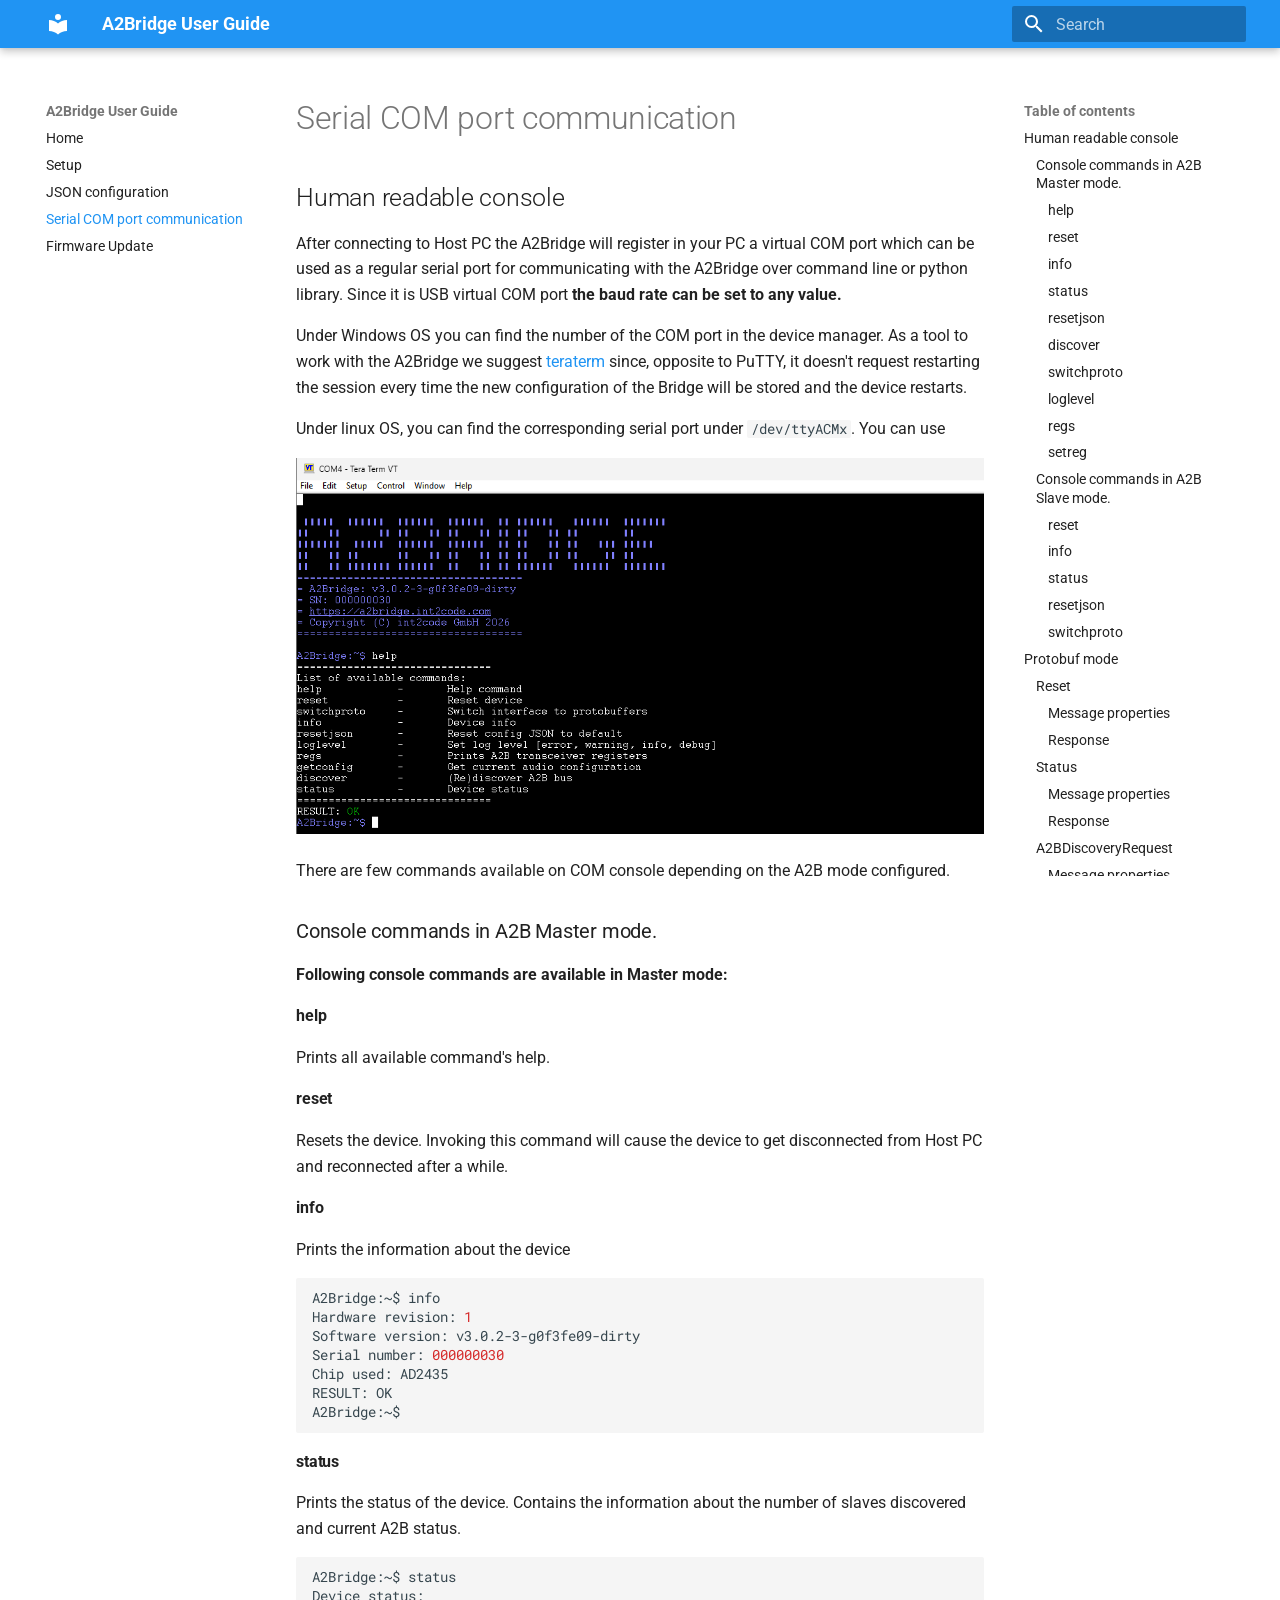
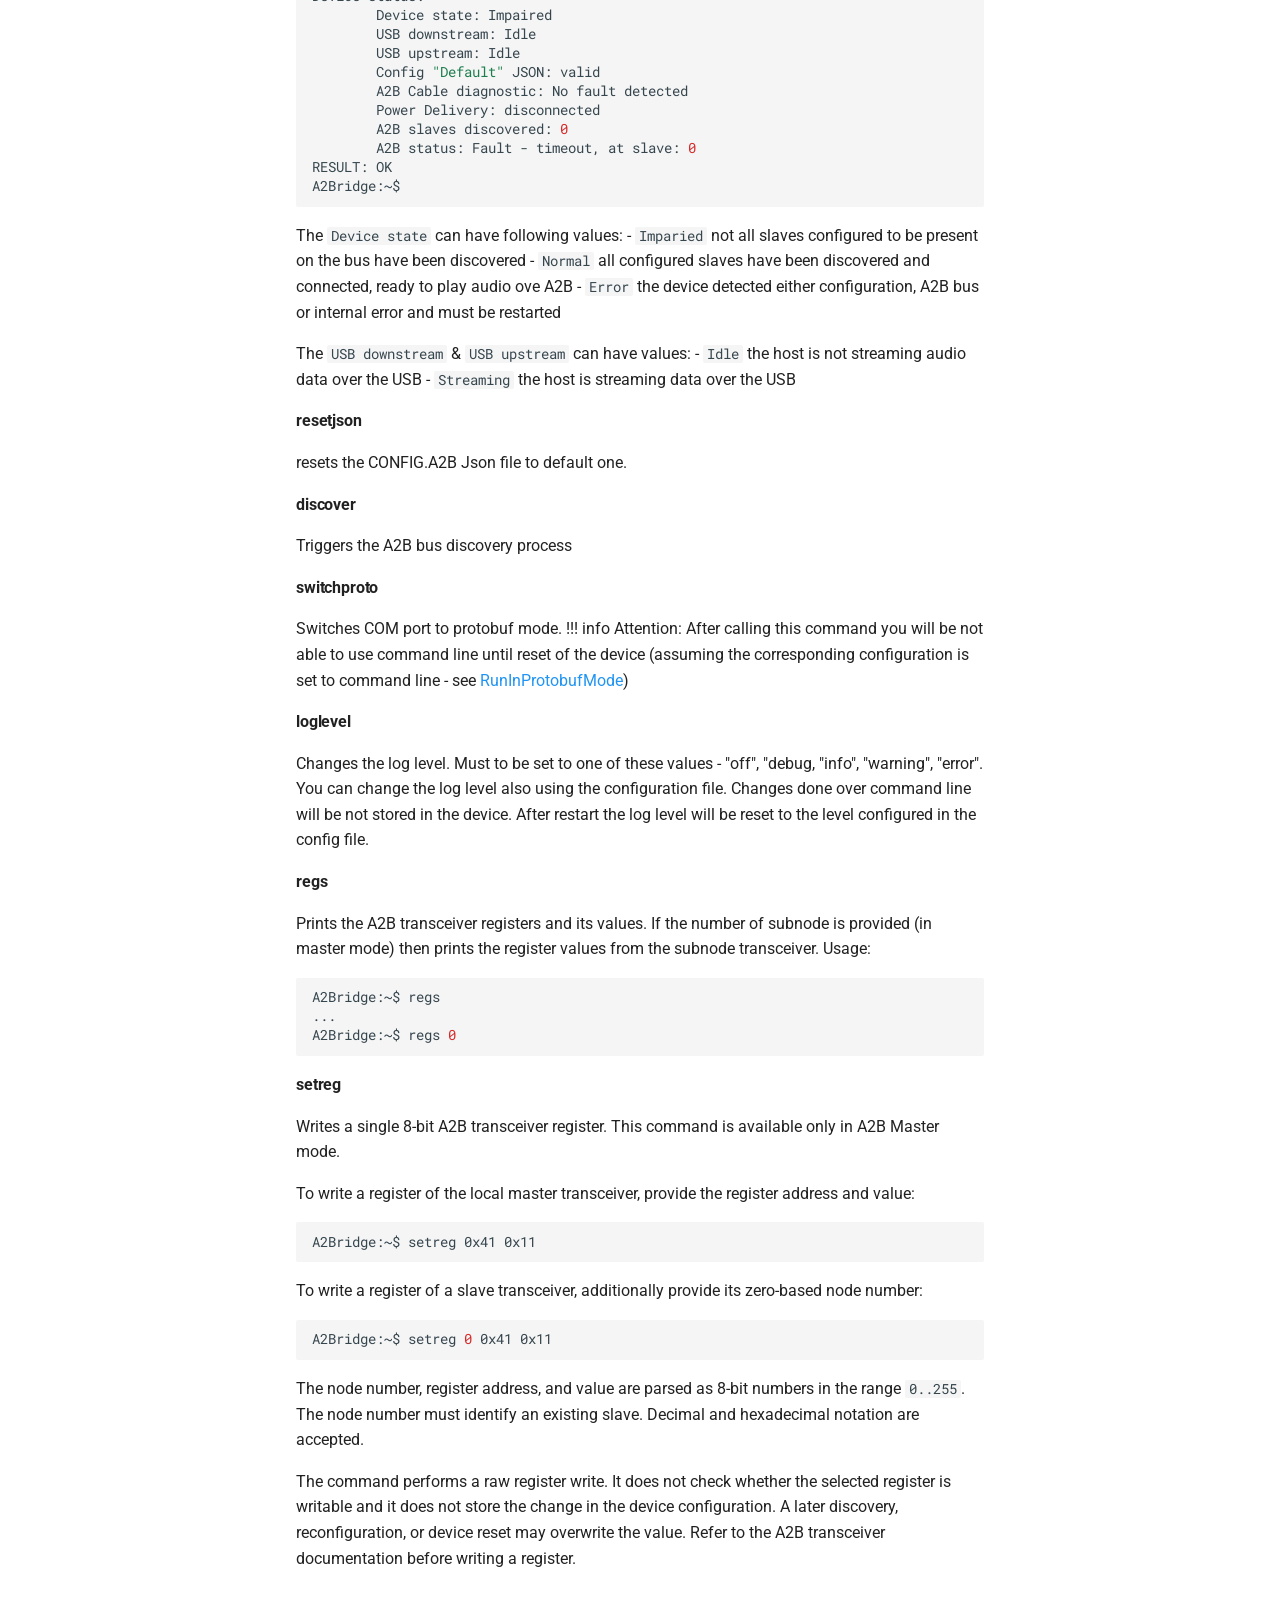
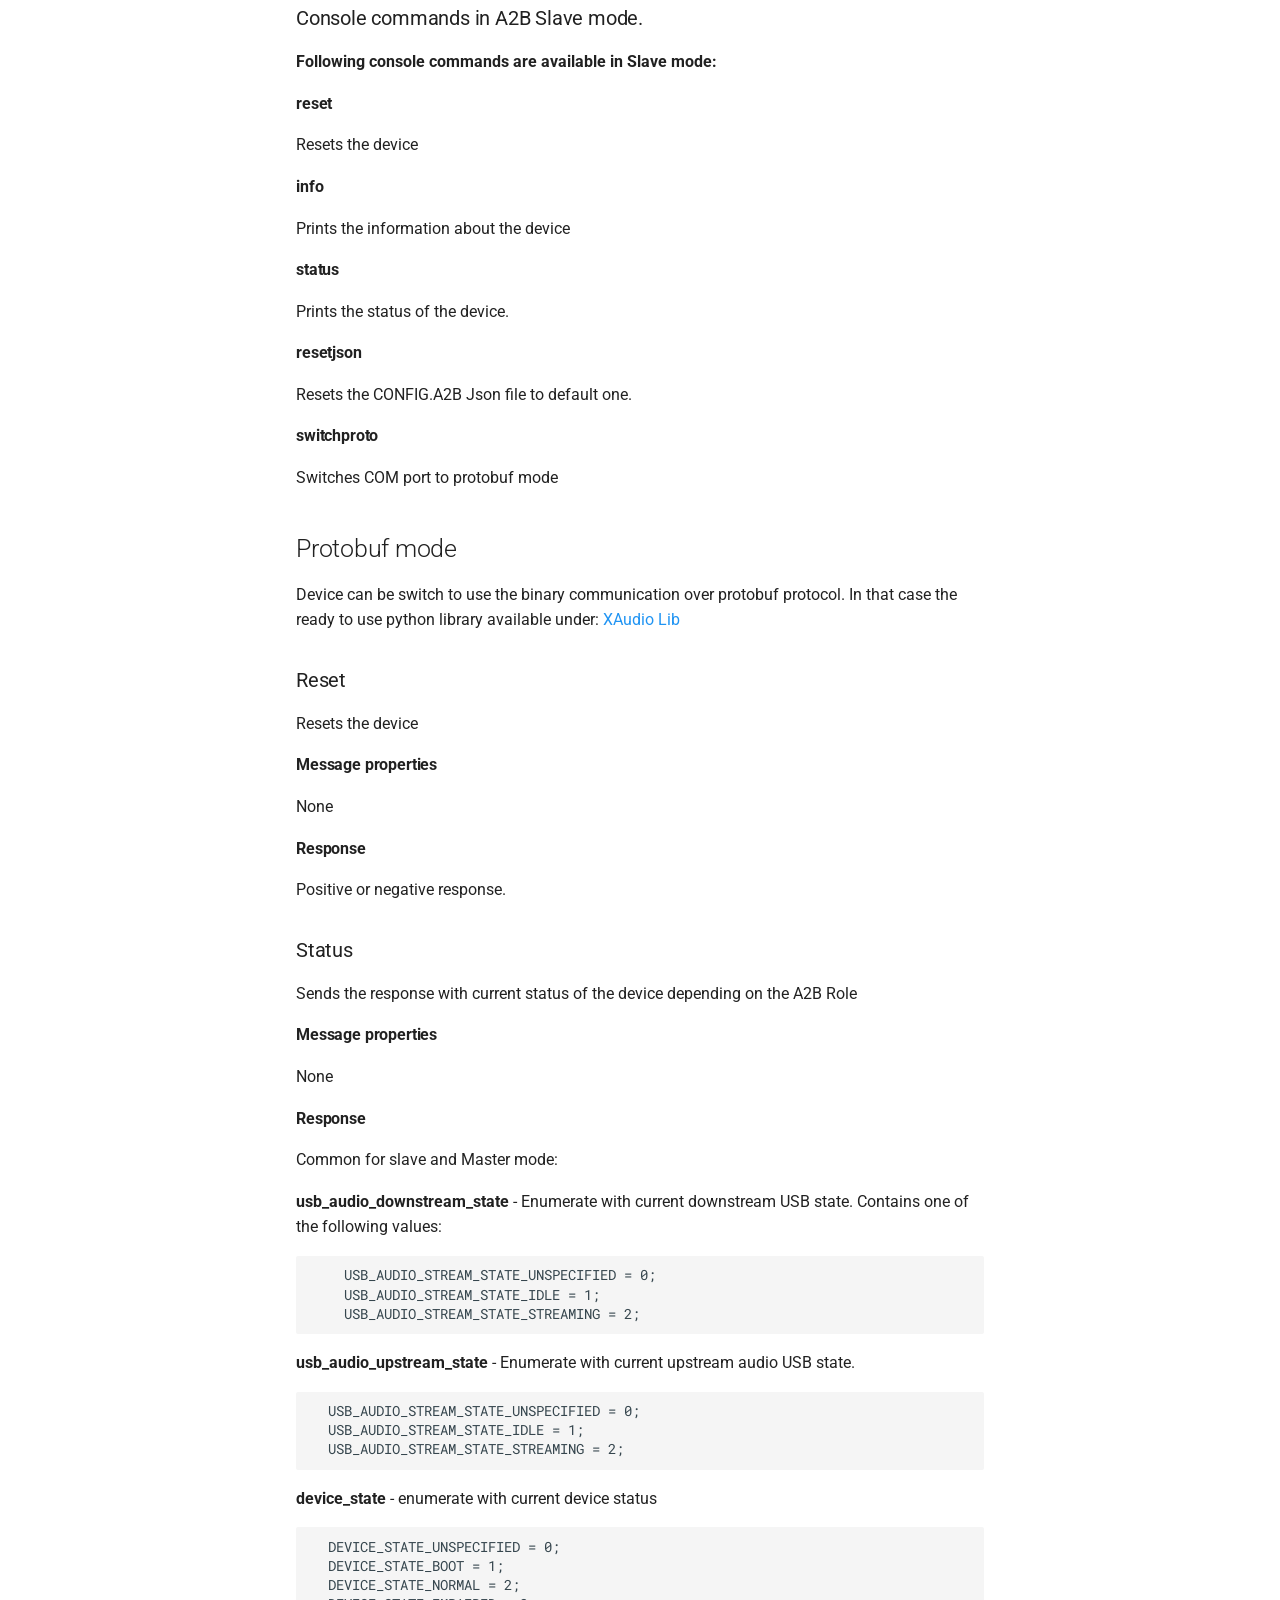
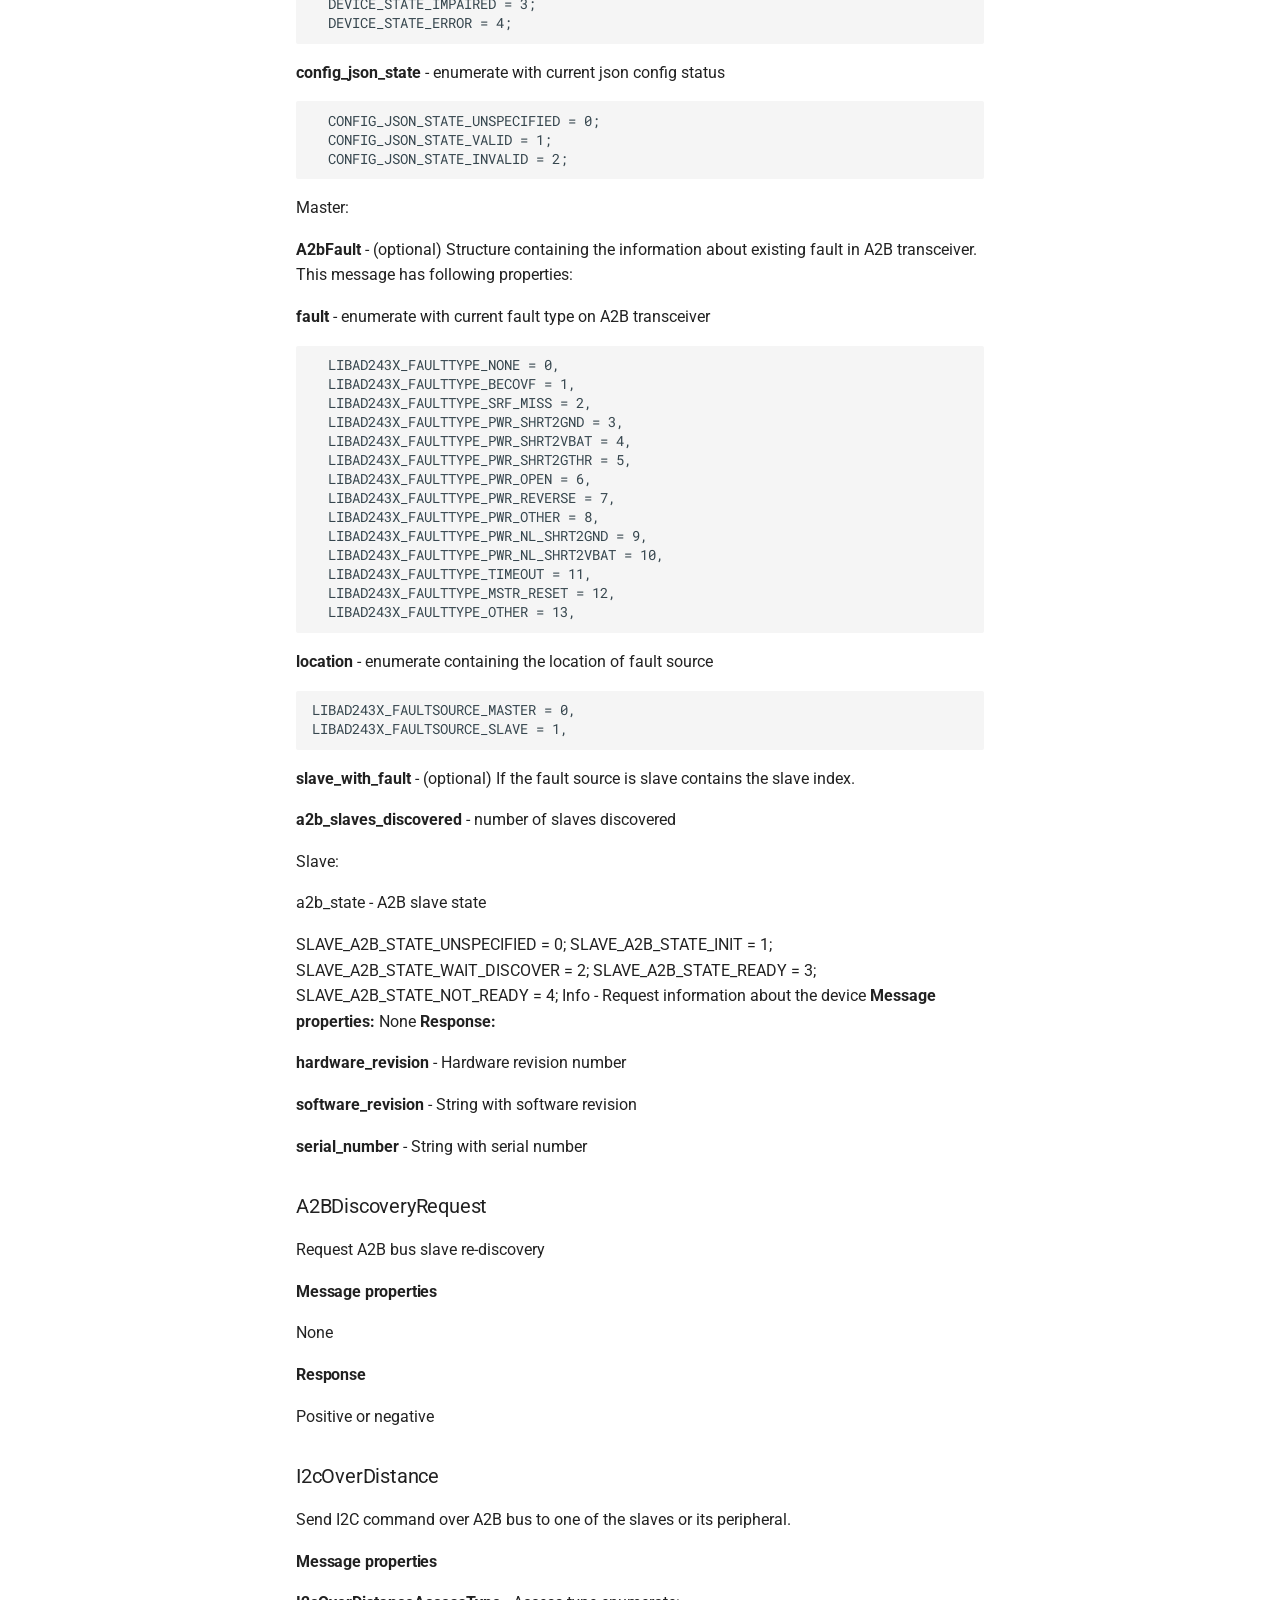
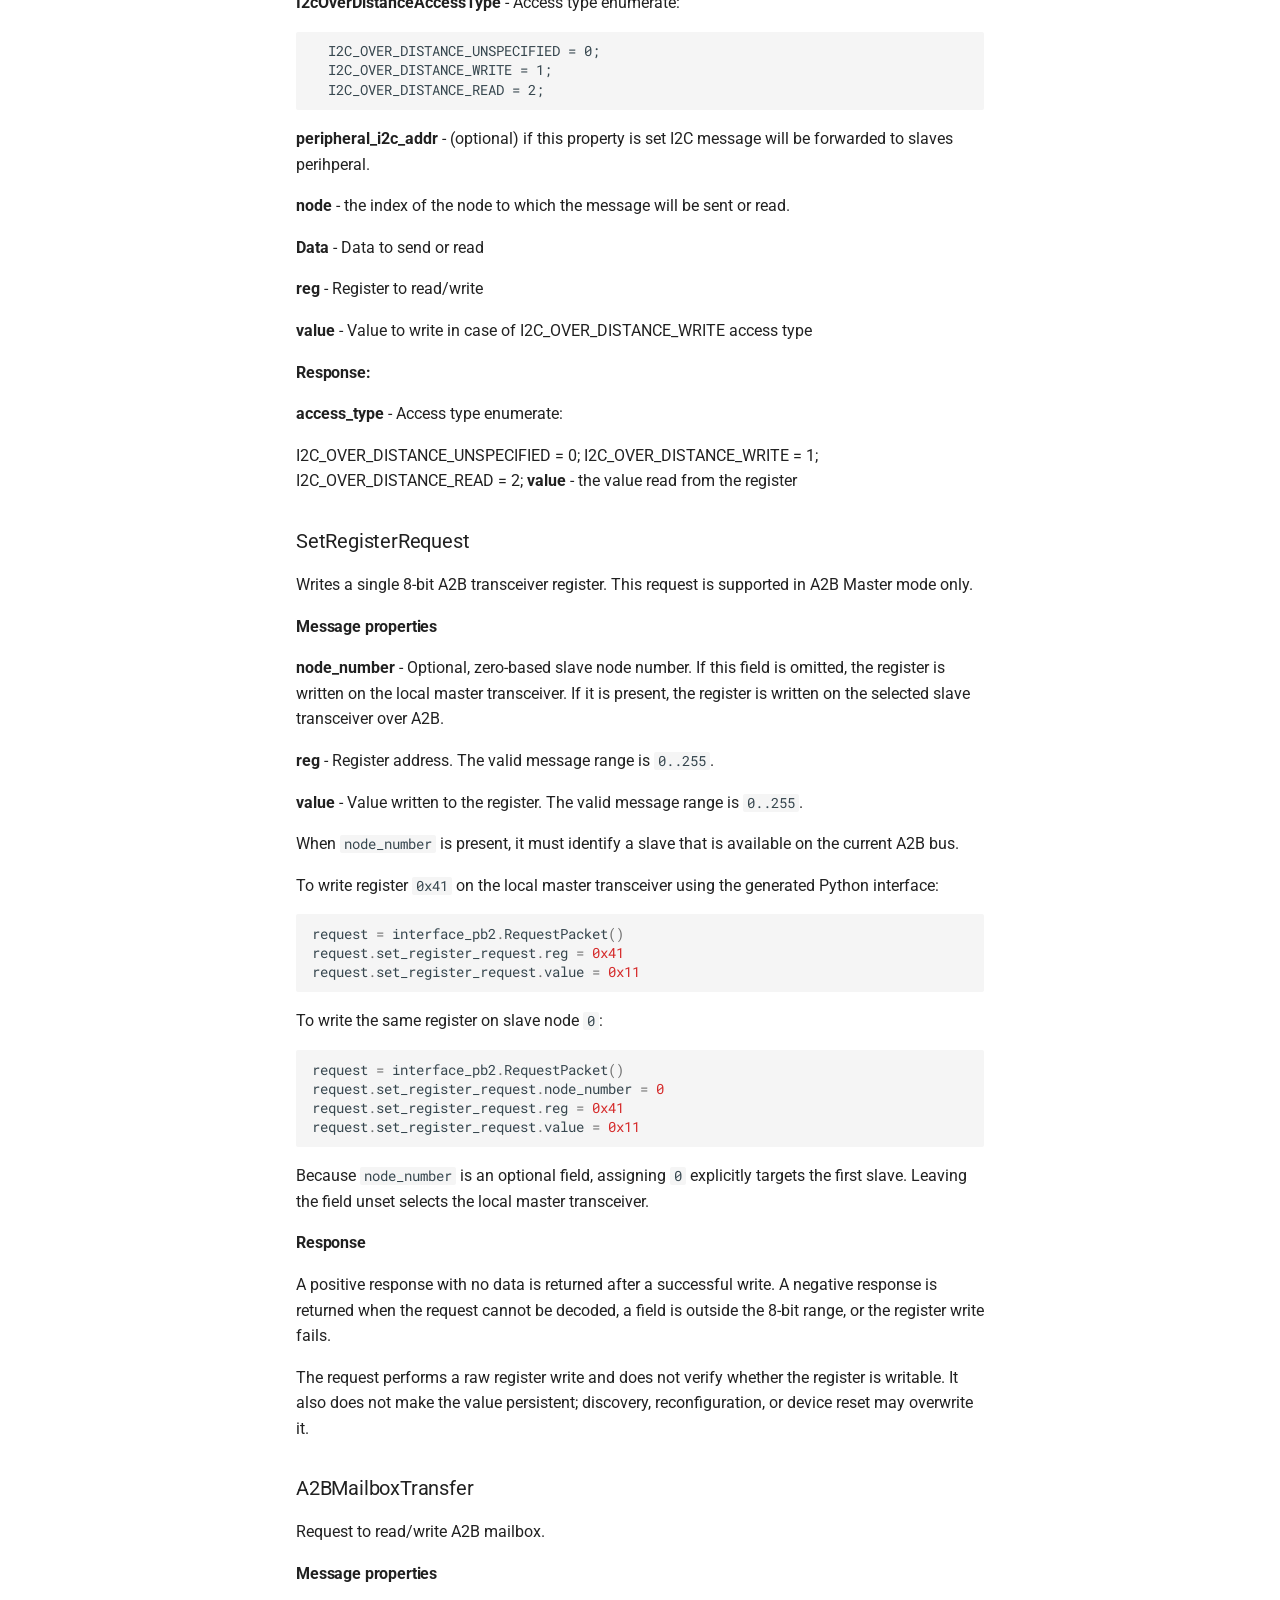
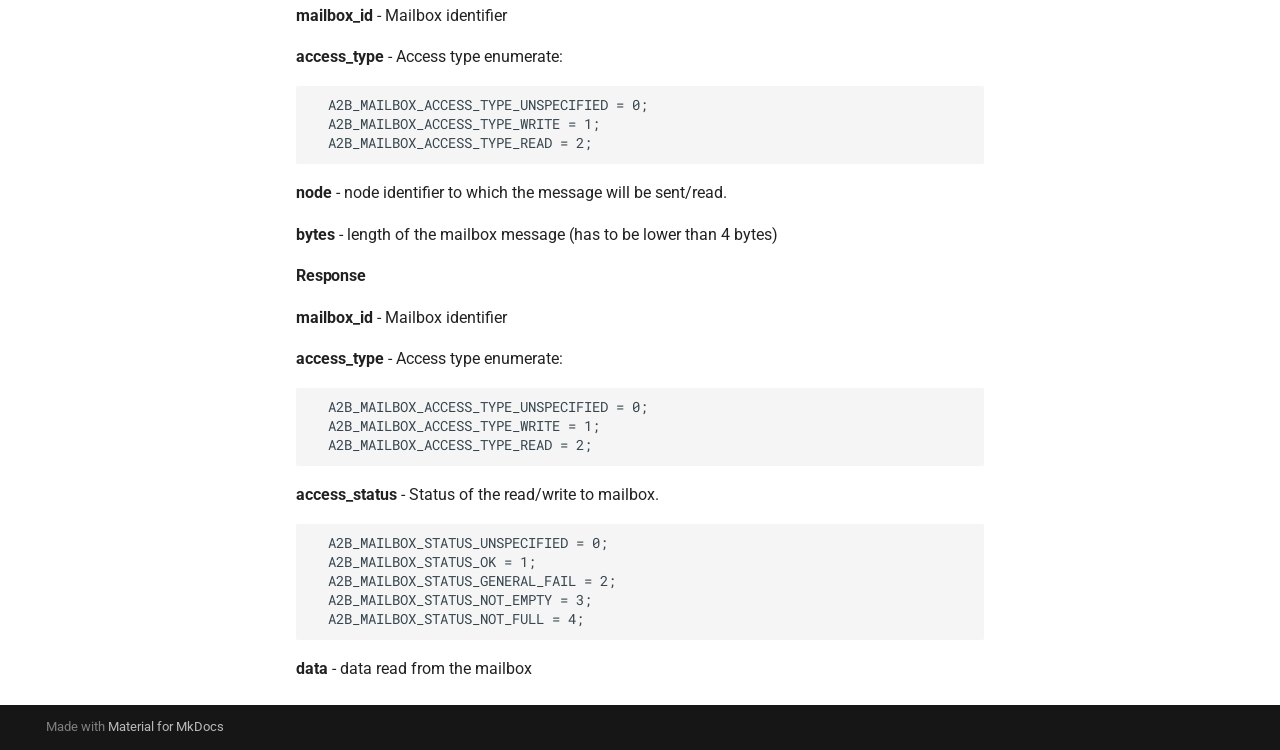
<file: serial/index.html>
<!doctype html>
<html lang="en" class="no-js">
  <head>
    
      <meta charset="utf-8">
      <meta name="viewport" content="width=device-width,initial-scale=1">
      
      
      
      
        <link rel="prev" href="../json/">
      
      
        <link rel="next" href="../dfu/">
      
      
        
      
      
      <link rel="icon" href="../assets/images/favicon.png">
      <meta name="generator" content="mkdocs-1.6.1, mkdocs-material-9.7.7">
    
    
      
        <title>Serial COM port communication - A2Bridge User Guide</title>
      
    
    
      <link rel="stylesheet" href="../assets/stylesheets/main.ec1eaa64.min.css">
      
        
        <link rel="stylesheet" href="../assets/stylesheets/palette.ab4e12ef.min.css">
      
      


    
    
      
    
    
      
        
        
        <link rel="preconnect" href="https://fonts.gstatic.com" crossorigin>
        <link rel="stylesheet" href="https://fonts.googleapis.com/css?family=Roboto:300,300i,400,400i,700,700i%7CRoboto+Mono:400,400i,700,700i&display=fallback">
        <style>:root{--md-text-font:"Roboto";--md-code-font:"Roboto Mono"}</style>
      
    
    
      <link rel="stylesheet" href="../layout.css">
    
    <script>__md_scope=new URL("..",location),__md_hash=e=>[...e].reduce(((e,_)=>(e<<5)-e+_.charCodeAt(0)),0),__md_get=(e,_=localStorage,t=__md_scope)=>JSON.parse(_.getItem(t.pathname+"."+e)),__md_set=(e,_,t=localStorage,a=__md_scope)=>{try{t.setItem(a.pathname+"."+e,JSON.stringify(_))}catch(e){}}</script>
    
      

    
    
  </head>
  
  
    
    
      
    
    
    
    
    <body dir="ltr" data-md-color-scheme="default" data-md-color-primary="blue" data-md-color-accent="indigo">
  
    
    <input class="md-toggle" data-md-toggle="drawer" type="checkbox" id="__drawer" autocomplete="off">
    <input class="md-toggle" data-md-toggle="search" type="checkbox" id="__search" autocomplete="off">
    <label class="md-overlay" for="__drawer"></label>
    <div data-md-component="skip">
      
        
        <a href="#serial-com-port-communication" class="md-skip">
          Skip to content
        </a>
      
    </div>
    <div data-md-component="announce">
      
    </div>
    
    
      

  

<header class="md-header md-header--shadow" data-md-component="header">
  <nav class="md-header__inner md-grid" aria-label="Header">
    <a href=".." title="A2Bridge User Guide" class="md-header__button md-logo" aria-label="A2Bridge User Guide" data-md-component="logo">
      
  
  <svg xmlns="http://www.w3.org/2000/svg" viewBox="0 0 24 24"><path d="M12 8a3 3 0 0 0 3-3 3 3 0 0 0-3-3 3 3 0 0 0-3 3 3 3 0 0 0 3 3m0 3.54C9.64 9.35 6.5 8 3 8v11c3.5 0 6.64 1.35 9 3.54 2.36-2.19 5.5-3.54 9-3.54V8c-3.5 0-6.64 1.35-9 3.54"/></svg>

    </a>
    <label class="md-header__button md-icon" for="__drawer">
      
      <svg xmlns="http://www.w3.org/2000/svg" viewBox="0 0 24 24"><path d="M3 6h18v2H3zm0 5h18v2H3zm0 5h18v2H3z"/></svg>
    </label>
    <div class="md-header__title" data-md-component="header-title">
      <div class="md-header__ellipsis">
        <div class="md-header__topic">
          <span class="md-ellipsis">
            A2Bridge User Guide
          </span>
        </div>
        <div class="md-header__topic" data-md-component="header-topic">
          <span class="md-ellipsis">
            
              Serial COM port communication
            
          </span>
        </div>
      </div>
    </div>
    
      
        <form class="md-header__option" data-md-component="palette">
  
    
    
    
    <input class="md-option" data-md-color-media="" data-md-color-scheme="default" data-md-color-primary="blue" data-md-color-accent="indigo"  aria-hidden="true"  type="radio" name="__palette" id="__palette_0">
    
  
</form>
      
    
    
      <script>var palette=__md_get("__palette");if(palette&&palette.color){if("(prefers-color-scheme)"===palette.color.media){var media=matchMedia("(prefers-color-scheme: light)"),input=document.querySelector(media.matches?"[data-md-color-media='(prefers-color-scheme: light)']":"[data-md-color-media='(prefers-color-scheme: dark)']");palette.color.media=input.getAttribute("data-md-color-media"),palette.color.scheme=input.getAttribute("data-md-color-scheme"),palette.color.primary=input.getAttribute("data-md-color-primary"),palette.color.accent=input.getAttribute("data-md-color-accent")}for(var[key,value]of Object.entries(palette.color))document.body.setAttribute("data-md-color-"+key,value)}</script>
    
    
    
      
      
        <label class="md-header__button md-icon" for="__search">
          
          <svg xmlns="http://www.w3.org/2000/svg" viewBox="0 0 24 24"><path d="M9.5 3A6.5 6.5 0 0 1 16 9.5c0 1.61-.59 3.09-1.56 4.23l.27.27h.79l5 5-1.5 1.5-5-5v-.79l-.27-.27A6.52 6.52 0 0 1 9.5 16 6.5 6.5 0 0 1 3 9.5 6.5 6.5 0 0 1 9.5 3m0 2C7 5 5 7 5 9.5S7 14 9.5 14 14 12 14 9.5 12 5 9.5 5"/></svg>
        </label>
        <div class="md-search" data-md-component="search" role="dialog">
  <label class="md-search__overlay" for="__search"></label>
  <div class="md-search__inner" role="search">
    <form class="md-search__form" name="search">
      <input type="text" class="md-search__input" name="query" aria-label="Search" placeholder="Search" autocapitalize="off" autocorrect="off" autocomplete="off" spellcheck="false" data-md-component="search-query" required>
      <label class="md-search__icon md-icon" for="__search">
        
        <svg xmlns="http://www.w3.org/2000/svg" viewBox="0 0 24 24"><path d="M9.5 3A6.5 6.5 0 0 1 16 9.5c0 1.61-.59 3.09-1.56 4.23l.27.27h.79l5 5-1.5 1.5-5-5v-.79l-.27-.27A6.52 6.52 0 0 1 9.5 16 6.5 6.5 0 0 1 3 9.5 6.5 6.5 0 0 1 9.5 3m0 2C7 5 5 7 5 9.5S7 14 9.5 14 14 12 14 9.5 12 5 9.5 5"/></svg>
        
        <svg xmlns="http://www.w3.org/2000/svg" viewBox="0 0 24 24"><path d="M20 11v2H8l5.5 5.5-1.42 1.42L4.16 12l7.92-7.92L13.5 5.5 8 11z"/></svg>
      </label>
      <nav class="md-search__options" aria-label="Search">
        
        <button type="reset" class="md-search__icon md-icon" title="Clear" aria-label="Clear" tabindex="-1">
          
          <svg xmlns="http://www.w3.org/2000/svg" viewBox="0 0 24 24"><path d="M19 6.41 17.59 5 12 10.59 6.41 5 5 6.41 10.59 12 5 17.59 6.41 19 12 13.41 17.59 19 19 17.59 13.41 12z"/></svg>
        </button>
      </nav>
      
    </form>
    <div class="md-search__output">
      <div class="md-search__scrollwrap" tabindex="0" data-md-scrollfix>
        <div class="md-search-result" data-md-component="search-result">
          <div class="md-search-result__meta">
            Initializing search
          </div>
          <ol class="md-search-result__list" role="presentation"></ol>
        </div>
      </div>
    </div>
  </div>
</div>
      
    
    
  </nav>
  
</header>
    
    <div class="md-container" data-md-component="container">
      
      
        
          
        
      
      <main class="md-main" data-md-component="main">
        <div class="md-main__inner md-grid">
          
            
              
              <div class="md-sidebar md-sidebar--primary" data-md-component="sidebar" data-md-type="navigation" >
                <div class="md-sidebar__scrollwrap">
                  <div class="md-sidebar__inner">
                    



<nav class="md-nav md-nav--primary" aria-label="Navigation" data-md-level="0">
  <label class="md-nav__title" for="__drawer">
    <a href=".." title="A2Bridge User Guide" class="md-nav__button md-logo" aria-label="A2Bridge User Guide" data-md-component="logo">
      
  
  <svg xmlns="http://www.w3.org/2000/svg" viewBox="0 0 24 24"><path d="M12 8a3 3 0 0 0 3-3 3 3 0 0 0-3-3 3 3 0 0 0-3 3 3 3 0 0 0 3 3m0 3.54C9.64 9.35 6.5 8 3 8v11c3.5 0 6.64 1.35 9 3.54 2.36-2.19 5.5-3.54 9-3.54V8c-3.5 0-6.64 1.35-9 3.54"/></svg>

    </a>
    A2Bridge User Guide
  </label>
  
  <ul class="md-nav__list" data-md-scrollfix>
    
      
      
  
  
  
  
    <li class="md-nav__item">
      <a href=".." class="md-nav__link">
        
  
  
  <span class="md-ellipsis">
    
  
    Home
  

    
  </span>
  
  

      </a>
    </li>
  

    
      
      
  
  
  
  
    <li class="md-nav__item">
      <a href="../setup/" class="md-nav__link">
        
  
  
  <span class="md-ellipsis">
    
  
    Setup
  

    
  </span>
  
  

      </a>
    </li>
  

    
      
      
  
  
  
  
    <li class="md-nav__item">
      <a href="../json/" class="md-nav__link">
        
  
  
  <span class="md-ellipsis">
    
  
    JSON configuration
  

    
  </span>
  
  

      </a>
    </li>
  

    
      
      
  
  
    
  
  
  
    <li class="md-nav__item md-nav__item--active">
      
      <input class="md-nav__toggle md-toggle" type="checkbox" id="__toc">
      
      
        
      
      
        <label class="md-nav__link md-nav__link--active" for="__toc">
          
  
  
  <span class="md-ellipsis">
    
  
    Serial COM port communication
  

    
  </span>
  
  

          <span class="md-nav__icon md-icon"></span>
        </label>
      
      <a href="./" class="md-nav__link md-nav__link--active">
        
  
  
  <span class="md-ellipsis">
    
  
    Serial COM port communication
  

    
  </span>
  
  

      </a>
      
        

<nav class="md-nav md-nav--secondary" aria-label="Table of contents">
  
  
  
    
  
  
    <label class="md-nav__title" for="__toc">
      <span class="md-nav__icon md-icon"></span>
      Table of contents
    </label>
    <ul class="md-nav__list" data-md-component="toc" data-md-scrollfix>
      
        <li class="md-nav__item">
  <a href="#human-readable-console" class="md-nav__link">
    <span class="md-ellipsis">
      
        Human readable console
      
    </span>
  </a>
  
    <nav class="md-nav" aria-label="Human readable console">
      <ul class="md-nav__list">
        
          <li class="md-nav__item">
  <a href="#console-commands-in-a2b-master-mode" class="md-nav__link">
    <span class="md-ellipsis">
      
        Console commands in A2B Master mode.
      
    </span>
  </a>
  
    <nav class="md-nav" aria-label="Console commands in A2B Master mode.">
      <ul class="md-nav__list">
        
          <li class="md-nav__item">
  <a href="#help" class="md-nav__link">
    <span class="md-ellipsis">
      
        help
      
    </span>
  </a>
  
</li>
        
          <li class="md-nav__item">
  <a href="#reset" class="md-nav__link">
    <span class="md-ellipsis">
      
        reset
      
    </span>
  </a>
  
</li>
        
          <li class="md-nav__item">
  <a href="#info" class="md-nav__link">
    <span class="md-ellipsis">
      
        info
      
    </span>
  </a>
  
</li>
        
          <li class="md-nav__item">
  <a href="#status" class="md-nav__link">
    <span class="md-ellipsis">
      
        status
      
    </span>
  </a>
  
</li>
        
          <li class="md-nav__item">
  <a href="#resetjson" class="md-nav__link">
    <span class="md-ellipsis">
      
        resetjson
      
    </span>
  </a>
  
</li>
        
          <li class="md-nav__item">
  <a href="#discover" class="md-nav__link">
    <span class="md-ellipsis">
      
        discover
      
    </span>
  </a>
  
</li>
        
          <li class="md-nav__item">
  <a href="#switchproto" class="md-nav__link">
    <span class="md-ellipsis">
      
        switchproto
      
    </span>
  </a>
  
</li>
        
          <li class="md-nav__item">
  <a href="#loglevel" class="md-nav__link">
    <span class="md-ellipsis">
      
        loglevel
      
    </span>
  </a>
  
</li>
        
          <li class="md-nav__item">
  <a href="#regs" class="md-nav__link">
    <span class="md-ellipsis">
      
        regs
      
    </span>
  </a>
  
</li>
        
          <li class="md-nav__item">
  <a href="#setreg" class="md-nav__link">
    <span class="md-ellipsis">
      
        setreg
      
    </span>
  </a>
  
</li>
        
      </ul>
    </nav>
  
</li>
        
          <li class="md-nav__item">
  <a href="#console-commands-in-a2b-slave-mode" class="md-nav__link">
    <span class="md-ellipsis">
      
        Console commands in A2B Slave mode.
      
    </span>
  </a>
  
    <nav class="md-nav" aria-label="Console commands in A2B Slave mode.">
      <ul class="md-nav__list">
        
          <li class="md-nav__item">
  <a href="#reset_1" class="md-nav__link">
    <span class="md-ellipsis">
      
        reset
      
    </span>
  </a>
  
</li>
        
          <li class="md-nav__item">
  <a href="#info_1" class="md-nav__link">
    <span class="md-ellipsis">
      
        info
      
    </span>
  </a>
  
</li>
        
          <li class="md-nav__item">
  <a href="#status_1" class="md-nav__link">
    <span class="md-ellipsis">
      
        status
      
    </span>
  </a>
  
</li>
        
          <li class="md-nav__item">
  <a href="#resetjson_1" class="md-nav__link">
    <span class="md-ellipsis">
      
        resetjson
      
    </span>
  </a>
  
</li>
        
          <li class="md-nav__item">
  <a href="#switchproto_1" class="md-nav__link">
    <span class="md-ellipsis">
      
        switchproto
      
    </span>
  </a>
  
</li>
        
      </ul>
    </nav>
  
</li>
        
      </ul>
    </nav>
  
</li>
      
        <li class="md-nav__item">
  <a href="#protobuf-mode" class="md-nav__link">
    <span class="md-ellipsis">
      
        Protobuf mode
      
    </span>
  </a>
  
    <nav class="md-nav" aria-label="Protobuf mode">
      <ul class="md-nav__list">
        
          <li class="md-nav__item">
  <a href="#reset_2" class="md-nav__link">
    <span class="md-ellipsis">
      
        Reset
      
    </span>
  </a>
  
    <nav class="md-nav" aria-label="Reset">
      <ul class="md-nav__list">
        
          <li class="md-nav__item">
  <a href="#message-properties" class="md-nav__link">
    <span class="md-ellipsis">
      
        Message properties
      
    </span>
  </a>
  
</li>
        
          <li class="md-nav__item">
  <a href="#response" class="md-nav__link">
    <span class="md-ellipsis">
      
        Response
      
    </span>
  </a>
  
</li>
        
      </ul>
    </nav>
  
</li>
        
          <li class="md-nav__item">
  <a href="#status_2" class="md-nav__link">
    <span class="md-ellipsis">
      
        Status
      
    </span>
  </a>
  
    <nav class="md-nav" aria-label="Status">
      <ul class="md-nav__list">
        
          <li class="md-nav__item">
  <a href="#message-properties_1" class="md-nav__link">
    <span class="md-ellipsis">
      
        Message properties
      
    </span>
  </a>
  
</li>
        
          <li class="md-nav__item">
  <a href="#response_1" class="md-nav__link">
    <span class="md-ellipsis">
      
        Response
      
    </span>
  </a>
  
</li>
        
      </ul>
    </nav>
  
</li>
        
          <li class="md-nav__item">
  <a href="#a2bdiscoveryrequest" class="md-nav__link">
    <span class="md-ellipsis">
      
        A2BDiscoveryRequest
      
    </span>
  </a>
  
    <nav class="md-nav" aria-label="A2BDiscoveryRequest">
      <ul class="md-nav__list">
        
          <li class="md-nav__item">
  <a href="#message-properties_2" class="md-nav__link">
    <span class="md-ellipsis">
      
        Message properties
      
    </span>
  </a>
  
</li>
        
          <li class="md-nav__item">
  <a href="#response_2" class="md-nav__link">
    <span class="md-ellipsis">
      
        Response
      
    </span>
  </a>
  
</li>
        
      </ul>
    </nav>
  
</li>
        
          <li class="md-nav__item">
  <a href="#i2coverdistance" class="md-nav__link">
    <span class="md-ellipsis">
      
        I2cOverDistance
      
    </span>
  </a>
  
    <nav class="md-nav" aria-label="I2cOverDistance">
      <ul class="md-nav__list">
        
          <li class="md-nav__item">
  <a href="#message-properties_3" class="md-nav__link">
    <span class="md-ellipsis">
      
        Message properties
      
    </span>
  </a>
  
</li>
        
          <li class="md-nav__item">
  <a href="#response_3" class="md-nav__link">
    <span class="md-ellipsis">
      
        Response:
      
    </span>
  </a>
  
</li>
        
      </ul>
    </nav>
  
</li>
        
          <li class="md-nav__item">
  <a href="#setregisterrequest" class="md-nav__link">
    <span class="md-ellipsis">
      
        SetRegisterRequest
      
    </span>
  </a>
  
    <nav class="md-nav" aria-label="SetRegisterRequest">
      <ul class="md-nav__list">
        
          <li class="md-nav__item">
  <a href="#message-properties_4" class="md-nav__link">
    <span class="md-ellipsis">
      
        Message properties
      
    </span>
  </a>
  
</li>
        
          <li class="md-nav__item">
  <a href="#response_4" class="md-nav__link">
    <span class="md-ellipsis">
      
        Response
      
    </span>
  </a>
  
</li>
        
      </ul>
    </nav>
  
</li>
        
          <li class="md-nav__item">
  <a href="#a2bmailboxtransfer" class="md-nav__link">
    <span class="md-ellipsis">
      
        A2BMailboxTransfer
      
    </span>
  </a>
  
    <nav class="md-nav" aria-label="A2BMailboxTransfer">
      <ul class="md-nav__list">
        
          <li class="md-nav__item">
  <a href="#message-properties_5" class="md-nav__link">
    <span class="md-ellipsis">
      
        Message properties
      
    </span>
  </a>
  
</li>
        
          <li class="md-nav__item">
  <a href="#response_5" class="md-nav__link">
    <span class="md-ellipsis">
      
        Response
      
    </span>
  </a>
  
</li>
        
      </ul>
    </nav>
  
</li>
        
      </ul>
    </nav>
  
</li>
      
    </ul>
  
</nav>
      
    </li>
  

    
      
      
  
  
  
  
    <li class="md-nav__item">
      <a href="../dfu/" class="md-nav__link">
        
  
  
  <span class="md-ellipsis">
    
  
    Firmware Update
  

    
  </span>
  
  

      </a>
    </li>
  

    
  </ul>
</nav>
                  </div>
                </div>
              </div>
            
            
              
              <div class="md-sidebar md-sidebar--secondary" data-md-component="sidebar" data-md-type="toc" >
                <div class="md-sidebar__scrollwrap">
                  <div class="md-sidebar__inner">
                    

<nav class="md-nav md-nav--secondary" aria-label="Table of contents">
  
  
  
    
  
  
    <label class="md-nav__title" for="__toc">
      <span class="md-nav__icon md-icon"></span>
      Table of contents
    </label>
    <ul class="md-nav__list" data-md-component="toc" data-md-scrollfix>
      
        <li class="md-nav__item">
  <a href="#human-readable-console" class="md-nav__link">
    <span class="md-ellipsis">
      
        Human readable console
      
    </span>
  </a>
  
    <nav class="md-nav" aria-label="Human readable console">
      <ul class="md-nav__list">
        
          <li class="md-nav__item">
  <a href="#console-commands-in-a2b-master-mode" class="md-nav__link">
    <span class="md-ellipsis">
      
        Console commands in A2B Master mode.
      
    </span>
  </a>
  
    <nav class="md-nav" aria-label="Console commands in A2B Master mode.">
      <ul class="md-nav__list">
        
          <li class="md-nav__item">
  <a href="#help" class="md-nav__link">
    <span class="md-ellipsis">
      
        help
      
    </span>
  </a>
  
</li>
        
          <li class="md-nav__item">
  <a href="#reset" class="md-nav__link">
    <span class="md-ellipsis">
      
        reset
      
    </span>
  </a>
  
</li>
        
          <li class="md-nav__item">
  <a href="#info" class="md-nav__link">
    <span class="md-ellipsis">
      
        info
      
    </span>
  </a>
  
</li>
        
          <li class="md-nav__item">
  <a href="#status" class="md-nav__link">
    <span class="md-ellipsis">
      
        status
      
    </span>
  </a>
  
</li>
        
          <li class="md-nav__item">
  <a href="#resetjson" class="md-nav__link">
    <span class="md-ellipsis">
      
        resetjson
      
    </span>
  </a>
  
</li>
        
          <li class="md-nav__item">
  <a href="#discover" class="md-nav__link">
    <span class="md-ellipsis">
      
        discover
      
    </span>
  </a>
  
</li>
        
          <li class="md-nav__item">
  <a href="#switchproto" class="md-nav__link">
    <span class="md-ellipsis">
      
        switchproto
      
    </span>
  </a>
  
</li>
        
          <li class="md-nav__item">
  <a href="#loglevel" class="md-nav__link">
    <span class="md-ellipsis">
      
        loglevel
      
    </span>
  </a>
  
</li>
        
          <li class="md-nav__item">
  <a href="#regs" class="md-nav__link">
    <span class="md-ellipsis">
      
        regs
      
    </span>
  </a>
  
</li>
        
          <li class="md-nav__item">
  <a href="#setreg" class="md-nav__link">
    <span class="md-ellipsis">
      
        setreg
      
    </span>
  </a>
  
</li>
        
      </ul>
    </nav>
  
</li>
        
          <li class="md-nav__item">
  <a href="#console-commands-in-a2b-slave-mode" class="md-nav__link">
    <span class="md-ellipsis">
      
        Console commands in A2B Slave mode.
      
    </span>
  </a>
  
    <nav class="md-nav" aria-label="Console commands in A2B Slave mode.">
      <ul class="md-nav__list">
        
          <li class="md-nav__item">
  <a href="#reset_1" class="md-nav__link">
    <span class="md-ellipsis">
      
        reset
      
    </span>
  </a>
  
</li>
        
          <li class="md-nav__item">
  <a href="#info_1" class="md-nav__link">
    <span class="md-ellipsis">
      
        info
      
    </span>
  </a>
  
</li>
        
          <li class="md-nav__item">
  <a href="#status_1" class="md-nav__link">
    <span class="md-ellipsis">
      
        status
      
    </span>
  </a>
  
</li>
        
          <li class="md-nav__item">
  <a href="#resetjson_1" class="md-nav__link">
    <span class="md-ellipsis">
      
        resetjson
      
    </span>
  </a>
  
</li>
        
          <li class="md-nav__item">
  <a href="#switchproto_1" class="md-nav__link">
    <span class="md-ellipsis">
      
        switchproto
      
    </span>
  </a>
  
</li>
        
      </ul>
    </nav>
  
</li>
        
      </ul>
    </nav>
  
</li>
      
        <li class="md-nav__item">
  <a href="#protobuf-mode" class="md-nav__link">
    <span class="md-ellipsis">
      
        Protobuf mode
      
    </span>
  </a>
  
    <nav class="md-nav" aria-label="Protobuf mode">
      <ul class="md-nav__list">
        
          <li class="md-nav__item">
  <a href="#reset_2" class="md-nav__link">
    <span class="md-ellipsis">
      
        Reset
      
    </span>
  </a>
  
    <nav class="md-nav" aria-label="Reset">
      <ul class="md-nav__list">
        
          <li class="md-nav__item">
  <a href="#message-properties" class="md-nav__link">
    <span class="md-ellipsis">
      
        Message properties
      
    </span>
  </a>
  
</li>
        
          <li class="md-nav__item">
  <a href="#response" class="md-nav__link">
    <span class="md-ellipsis">
      
        Response
      
    </span>
  </a>
  
</li>
        
      </ul>
    </nav>
  
</li>
        
          <li class="md-nav__item">
  <a href="#status_2" class="md-nav__link">
    <span class="md-ellipsis">
      
        Status
      
    </span>
  </a>
  
    <nav class="md-nav" aria-label="Status">
      <ul class="md-nav__list">
        
          <li class="md-nav__item">
  <a href="#message-properties_1" class="md-nav__link">
    <span class="md-ellipsis">
      
        Message properties
      
    </span>
  </a>
  
</li>
        
          <li class="md-nav__item">
  <a href="#response_1" class="md-nav__link">
    <span class="md-ellipsis">
      
        Response
      
    </span>
  </a>
  
</li>
        
      </ul>
    </nav>
  
</li>
        
          <li class="md-nav__item">
  <a href="#a2bdiscoveryrequest" class="md-nav__link">
    <span class="md-ellipsis">
      
        A2BDiscoveryRequest
      
    </span>
  </a>
  
    <nav class="md-nav" aria-label="A2BDiscoveryRequest">
      <ul class="md-nav__list">
        
          <li class="md-nav__item">
  <a href="#message-properties_2" class="md-nav__link">
    <span class="md-ellipsis">
      
        Message properties
      
    </span>
  </a>
  
</li>
        
          <li class="md-nav__item">
  <a href="#response_2" class="md-nav__link">
    <span class="md-ellipsis">
      
        Response
      
    </span>
  </a>
  
</li>
        
      </ul>
    </nav>
  
</li>
        
          <li class="md-nav__item">
  <a href="#i2coverdistance" class="md-nav__link">
    <span class="md-ellipsis">
      
        I2cOverDistance
      
    </span>
  </a>
  
    <nav class="md-nav" aria-label="I2cOverDistance">
      <ul class="md-nav__list">
        
          <li class="md-nav__item">
  <a href="#message-properties_3" class="md-nav__link">
    <span class="md-ellipsis">
      
        Message properties
      
    </span>
  </a>
  
</li>
        
          <li class="md-nav__item">
  <a href="#response_3" class="md-nav__link">
    <span class="md-ellipsis">
      
        Response:
      
    </span>
  </a>
  
</li>
        
      </ul>
    </nav>
  
</li>
        
          <li class="md-nav__item">
  <a href="#setregisterrequest" class="md-nav__link">
    <span class="md-ellipsis">
      
        SetRegisterRequest
      
    </span>
  </a>
  
    <nav class="md-nav" aria-label="SetRegisterRequest">
      <ul class="md-nav__list">
        
          <li class="md-nav__item">
  <a href="#message-properties_4" class="md-nav__link">
    <span class="md-ellipsis">
      
        Message properties
      
    </span>
  </a>
  
</li>
        
          <li class="md-nav__item">
  <a href="#response_4" class="md-nav__link">
    <span class="md-ellipsis">
      
        Response
      
    </span>
  </a>
  
</li>
        
      </ul>
    </nav>
  
</li>
        
          <li class="md-nav__item">
  <a href="#a2bmailboxtransfer" class="md-nav__link">
    <span class="md-ellipsis">
      
        A2BMailboxTransfer
      
    </span>
  </a>
  
    <nav class="md-nav" aria-label="A2BMailboxTransfer">
      <ul class="md-nav__list">
        
          <li class="md-nav__item">
  <a href="#message-properties_5" class="md-nav__link">
    <span class="md-ellipsis">
      
        Message properties
      
    </span>
  </a>
  
</li>
        
          <li class="md-nav__item">
  <a href="#response_5" class="md-nav__link">
    <span class="md-ellipsis">
      
        Response
      
    </span>
  </a>
  
</li>
        
      </ul>
    </nav>
  
</li>
        
      </ul>
    </nav>
  
</li>
      
    </ul>
  
</nav>
                  </div>
                </div>
              </div>
            
          
          
            <div class="md-content" data-md-component="content">
              
              <article class="md-content__inner md-typeset">
                
                  



<h1 id="serial-com-port-communication">Serial COM port communication</h1>
<h2 id="human-readable-console">Human readable console</h2>
<p>After connecting to Host PC the A2Bridge will register in your PC a virtual COM port which can be used as a regular serial port for communicating with the A2Bridge over command line or python library. Since it is USB virtual COM port <strong>the baud rate can be set to any value.</strong> </p>
<p>Under Windows OS you can find the number of the COM port in the device manager. 
As a tool to work with the A2Bridge we suggest <a href="https://github.com/TeraTermProject/teraterm">teraterm</a> since, opposite to PuTTY, it doesn't request restarting the session every time the new configuration of the Bridge will be stored and the device restarts. </p>
<p>Under linux OS, you can find the corresponding serial port under <code>/dev/ttyACMx</code>. You can use </p>
<p><img alt="image_alt" src="../assets/image6.png" /></p>
<p>There are few commands available on COM console depending on the A2B mode configured.</p>
<h3 id="console-commands-in-a2b-master-mode">Console commands in A2B Master mode.</h3>
<p><strong>Following console commands are available in Master mode:</strong></p>
<h4 id="help">help</h4>
<p>Prints all available command's help. </p>
<h4 id="reset">reset</h4>
<p>Resets the device. Invoking this command will cause the device to get disconnected from Host PC and reconnected after a while. </p>
<h4 id="info">info</h4>
<p>Prints the information about the device
<div class="highlight"><pre><span></span><code>A2Bridge:~$<span class="w"> </span>info
Hardware<span class="w"> </span>revision:<span class="w"> </span><span class="m">1</span>
Software<span class="w"> </span>version:<span class="w"> </span>v3.0.2-3-g0f3fe09-dirty
Serial<span class="w"> </span>number:<span class="w"> </span><span class="m">000000030</span>
Chip<span class="w"> </span>used:<span class="w"> </span>AD2435
RESULT:<span class="w"> </span>OK
A2Bridge:~$
</code></pre></div></p>
<h4 id="status">status</h4>
<p>Prints the status of the device. Contains the information about the number of slaves discovered and current A2B status.
<div class="highlight"><pre><span></span><code>A2Bridge:~$<span class="w"> </span>status
Device<span class="w"> </span>status:
<span class="w">        </span>Device<span class="w"> </span>state:<span class="w"> </span>Impaired
<span class="w">        </span>USB<span class="w"> </span>downstream:<span class="w"> </span>Idle
<span class="w">        </span>USB<span class="w"> </span>upstream:<span class="w"> </span>Idle
<span class="w">        </span>Config<span class="w"> </span><span class="s2">"Default"</span><span class="w"> </span>JSON:<span class="w"> </span>valid
<span class="w">        </span>A2B<span class="w"> </span>Cable<span class="w"> </span>diagnostic:<span class="w"> </span>No<span class="w"> </span>fault<span class="w"> </span>detected
<span class="w">        </span>Power<span class="w"> </span>Delivery:<span class="w"> </span>disconnected
<span class="w">        </span>A2B<span class="w"> </span>slaves<span class="w"> </span>discovered:<span class="w"> </span><span class="m">0</span>
<span class="w">        </span>A2B<span class="w"> </span>status:<span class="w"> </span>Fault<span class="w"> </span>-<span class="w"> </span>timeout,<span class="w"> </span>at<span class="w"> </span>slave:<span class="w"> </span><span class="m">0</span>
RESULT:<span class="w"> </span>OK
A2Bridge:~$<span class="w"> </span>
</code></pre></div>
The <code>Device state</code> can have following values:
- <code>Imparied</code> not all slaves configured to be present on the bus have been discovered 
- <code>Normal</code> all configured slaves have been discovered and connected, ready to play audio ove A2B 
- <code>Error</code> the device detected either configuration, A2B bus or internal error and must be restarted </p>
<p>The <code>USB downstream</code> &amp; <code>USB upstream</code> can have values:
- <code>Idle</code> the host is not streaming audio data over the USB 
- <code>Streaming</code> the host is streaming data over the USB </p>
<h4 id="resetjson">resetjson</h4>
<p>resets the CONFIG.A2B Json file to default one.</p>
<h4 id="discover">discover</h4>
<p>Triggers the A2B bus discovery process</p>
<h4 id="switchproto">switchproto</h4>
<p>Switches COM port to protobuf mode.
!!! info Attention:
    After calling this command you will be not able to use command line until reset of the device (assuming the corresponding configuration is set to command line - see <a href="../json/#runinprotobufmode">RunInProtobufMode</a>)</p>
<h4 id="loglevel">loglevel</h4>
<p>Changes the log level. Must to be set to one of these values - "off", "debug, "info", "warning", "error". You can change the log level also using the configuration file.
Changes done over command line will be not stored in the device. After restart the log level will be reset to the level configured in the config file. </p>
<h4 id="regs">regs</h4>
<p>Prints the A2B transceiver registers and its values. If the number of subnode is provided (in master mode) then prints the register values from the subnode transceiver.
Usage: 
<div class="highlight"><pre><span></span><code>A2Bridge:~$<span class="w"> </span>regs
...
A2Bridge:~$<span class="w"> </span>regs<span class="w"> </span><span class="m">0</span>
</code></pre></div></p>
<h4 id="setreg">setreg</h4>
<p>Writes a single 8-bit A2B transceiver register. This command is available only in A2B Master mode.</p>
<p>To write a register of the local master transceiver, provide the register address and value:</p>
<div class="highlight"><pre><span></span><code>A2Bridge:~$<span class="w"> </span>setreg<span class="w"> </span>0x41<span class="w"> </span>0x11
</code></pre></div>
<p>To write a register of a slave transceiver, additionally provide its zero-based node number:</p>
<div class="highlight"><pre><span></span><code>A2Bridge:~$<span class="w"> </span>setreg<span class="w"> </span><span class="m">0</span><span class="w"> </span>0x41<span class="w"> </span>0x11
</code></pre></div>
<p>The node number, register address, and value are parsed as 8-bit numbers in the range <code>0..255</code>. The node number must identify an existing slave. Decimal and hexadecimal notation are accepted.</p>
<p>The command performs a raw register write. It does not check whether the selected register is writable and it does not store the change in the device configuration. A later discovery, reconfiguration, or device reset may overwrite the value. Refer to the A2B transceiver documentation before writing a register.</p>
<h3 id="console-commands-in-a2b-slave-mode">Console commands in A2B Slave mode.</h3>
<p><strong>Following console commands are available in Slave mode:</strong></p>
<h4 id="reset_1">reset</h4>
<p>Resets the device</p>
<h4 id="info_1">info</h4>
<p>Prints the information about the device</p>
<h4 id="status_1">status</h4>
<p>Prints the status of the device.</p>
<h4 id="resetjson_1">resetjson</h4>
<p>Resets the CONFIG.A2B Json file to default one.</p>
<h4 id="switchproto_1">switchproto</h4>
<p>Switches COM port to protobuf mode</p>
<h2 id="protobuf-mode">Protobuf mode</h2>
<p>Device can be switch to use the binary communication over protobuf protocol. In that case the ready to use python library available under: <a href="https://github.com/int2code/xaudio">XAudio Lib</a></p>
<h3 id="reset_2">Reset</h3>
<p>Resets the device</p>
<h4 id="message-properties"><strong>Message properties</strong></h4>
<p>None</p>
<h4 id="response"><strong>Response</strong></h4>
<p>Positive or negative response.</p>
<h3 id="status_2">Status</h3>
<p>Sends the response with current status of the device depending on the A2B Role</p>
<h4 id="message-properties_1"><strong>Message properties</strong></h4>
<p>None</p>
<h4 id="response_1"><strong>Response</strong></h4>
<p>Common for slave and Master mode:</p>
<p><strong>usb_audio_downstream_state</strong> - Enumerate with current downstream USB state. Contains one of the following values:</p>
<div class="highlight"><pre><span></span><code>    USB_AUDIO_STREAM_STATE_UNSPECIFIED = 0;
    USB_AUDIO_STREAM_STATE_IDLE = 1;
    USB_AUDIO_STREAM_STATE_STREAMING = 2;
</code></pre></div>
<p><strong>usb_audio_upstream_state</strong> - Enumerate with current upstream audio USB state. </p>
<div class="highlight"><pre><span></span><code>  USB_AUDIO_STREAM_STATE_UNSPECIFIED = 0;
  USB_AUDIO_STREAM_STATE_IDLE = 1;
  USB_AUDIO_STREAM_STATE_STREAMING = 2;
</code></pre></div>
<p><strong>device_state</strong> - enumerate with current device status</p>
<p><div class="highlight"><pre><span></span><code>  DEVICE_STATE_UNSPECIFIED = 0;
  DEVICE_STATE_BOOT = 1;
  DEVICE_STATE_NORMAL = 2;
  DEVICE_STATE_IMPAIRED = 3;
  DEVICE_STATE_ERROR = 4;
</code></pre></div>
<strong>config_json_state</strong> - enumerate with current json config status</p>
<div class="highlight"><pre><span></span><code>  CONFIG_JSON_STATE_UNSPECIFIED = 0;
  CONFIG_JSON_STATE_VALID = 1;
  CONFIG_JSON_STATE_INVALID = 2;
</code></pre></div>
<p>Master:</p>
<p><strong>A2bFault</strong> - (optional) Structure containing the information about existing fault in A2B transceiver. This message has following properties:</p>
<p><strong>fault</strong> - enumerate with current fault type on A2B transceiver</p>
<div class="highlight"><pre><span></span><code>  LIBAD243X_FAULTTYPE_NONE = 0,
  LIBAD243X_FAULTTYPE_BECOVF = 1,
  LIBAD243X_FAULTTYPE_SRF_MISS = 2,
  LIBAD243X_FAULTTYPE_PWR_SHRT2GND = 3,
  LIBAD243X_FAULTTYPE_PWR_SHRT2VBAT = 4,
  LIBAD243X_FAULTTYPE_PWR_SHRT2GTHR = 5,
  LIBAD243X_FAULTTYPE_PWR_OPEN = 6,
  LIBAD243X_FAULTTYPE_PWR_REVERSE = 7,
  LIBAD243X_FAULTTYPE_PWR_OTHER = 8,
  LIBAD243X_FAULTTYPE_PWR_NL_SHRT2GND = 9,
  LIBAD243X_FAULTTYPE_PWR_NL_SHRT2VBAT = 10,
  LIBAD243X_FAULTTYPE_TIMEOUT = 11,
  LIBAD243X_FAULTTYPE_MSTR_RESET = 12,
  LIBAD243X_FAULTTYPE_OTHER = 13,
</code></pre></div>
<p><strong>location</strong> - enumerate containing the location of fault source</p>
<p><div class="highlight"><pre><span></span><code>LIBAD243X_FAULTSOURCE_MASTER = 0,
LIBAD243X_FAULTSOURCE_SLAVE = 1,
</code></pre></div>
<strong>slave_with_fault</strong> - (optional) If the fault source is slave contains the slave index.</p>
<p><strong>a2b_slaves_discovered</strong> - number of slaves discovered</p>
<p>Slave:</p>
<p>a2b_state - A2B slave state</p>
<p>SLAVE_A2B_STATE_UNSPECIFIED = 0;
  SLAVE_A2B_STATE_INIT = 1;
  SLAVE_A2B_STATE_WAIT_DISCOVER = 2;
  SLAVE_A2B_STATE_READY = 3;
  SLAVE_A2B_STATE_NOT_READY = 4;
Info - Request information about the device
<strong>Message properties:</strong>
None
<strong>Response:</strong></p>
<p><strong>hardware_revision</strong> - Hardware revision number</p>
<p><strong>software_revision</strong> - String with software revision</p>
<p><strong>serial_number</strong> - String with serial number</p>
<h3 id="a2bdiscoveryrequest">A2BDiscoveryRequest</h3>
<p>Request A2B bus slave re-discovery</p>
<h4 id="message-properties_2"><strong>Message properties</strong></h4>
<p>None</p>
<h4 id="response_2"><strong>Response</strong></h4>
<p>Positive or negative</p>
<h3 id="i2coverdistance">I2cOverDistance</h3>
<p>Send I2C command over A2B bus to one of the slaves or its peripheral.</p>
<h4 id="message-properties_3"><strong>Message properties</strong></h4>
<p><strong>I2cOverDistanceAccessType</strong> - Access type enumerate:</p>
<p><div class="highlight"><pre><span></span><code>  I2C_OVER_DISTANCE_UNSPECIFIED = 0;
  I2C_OVER_DISTANCE_WRITE = 1;
  I2C_OVER_DISTANCE_READ = 2;
</code></pre></div>
<strong>peripheral_i2c_addr</strong>  - (optional) if this property is set I2C message will be forwarded to slaves perihperal.</p>
<p><strong>node</strong> - the index of the node to which the message will be sent or read.</p>
<p><strong>Data</strong> - Data to send or read </p>
<p><strong>reg</strong> - Register to read/write</p>
<p><strong>value</strong> - Value to write in case of I2C_OVER_DISTANCE_WRITE access type</p>
<h4 id="response_3"><strong>Response:</strong></h4>
<p><strong>access_type</strong> - Access type enumerate:</p>
<p>I2C_OVER_DISTANCE_UNSPECIFIED = 0;
  I2C_OVER_DISTANCE_WRITE = 1;
  I2C_OVER_DISTANCE_READ = 2;
<strong>value</strong> - the value read from the register</p>
<h3 id="setregisterrequest">SetRegisterRequest</h3>
<p>Writes a single 8-bit A2B transceiver register. This request is supported in A2B Master mode only.</p>
<h4 id="message-properties_4"><strong>Message properties</strong></h4>
<p><strong>node_number</strong> - Optional, zero-based slave node number. If this field is omitted, the register is written on the local master transceiver. If it is present, the register is written on the selected slave transceiver over A2B.</p>
<p><strong>reg</strong> - Register address. The valid message range is <code>0..255</code>.</p>
<p><strong>value</strong> - Value written to the register. The valid message range is <code>0..255</code>.</p>
<p>When <code>node_number</code> is present, it must identify a slave that is available on the current A2B bus.</p>
<p>To write register <code>0x41</code> on the local master transceiver using the generated Python interface:</p>
<div class="highlight"><pre><span></span><code><span class="n">request</span> <span class="o">=</span> <span class="n">interface_pb2</span><span class="o">.</span><span class="n">RequestPacket</span><span class="p">()</span>
<span class="n">request</span><span class="o">.</span><span class="n">set_register_request</span><span class="o">.</span><span class="n">reg</span> <span class="o">=</span> <span class="mh">0x41</span>
<span class="n">request</span><span class="o">.</span><span class="n">set_register_request</span><span class="o">.</span><span class="n">value</span> <span class="o">=</span> <span class="mh">0x11</span>
</code></pre></div>
<p>To write the same register on slave node <code>0</code>:</p>
<div class="highlight"><pre><span></span><code><span class="n">request</span> <span class="o">=</span> <span class="n">interface_pb2</span><span class="o">.</span><span class="n">RequestPacket</span><span class="p">()</span>
<span class="n">request</span><span class="o">.</span><span class="n">set_register_request</span><span class="o">.</span><span class="n">node_number</span> <span class="o">=</span> <span class="mi">0</span>
<span class="n">request</span><span class="o">.</span><span class="n">set_register_request</span><span class="o">.</span><span class="n">reg</span> <span class="o">=</span> <span class="mh">0x41</span>
<span class="n">request</span><span class="o">.</span><span class="n">set_register_request</span><span class="o">.</span><span class="n">value</span> <span class="o">=</span> <span class="mh">0x11</span>
</code></pre></div>
<p>Because <code>node_number</code> is an optional field, assigning <code>0</code> explicitly targets the first slave. Leaving the field unset selects the local master transceiver.</p>
<h4 id="response_4"><strong>Response</strong></h4>
<p>A positive response with no data is returned after a successful write. A negative response is returned when the request cannot be decoded, a field is outside the 8-bit range, or the register write fails.</p>
<p>The request performs a raw register write and does not verify whether the register is writable. It also does not make the value persistent; discovery, reconfiguration, or device reset may overwrite it.</p>
<h3 id="a2bmailboxtransfer">A2BMailboxTransfer</h3>
<p>Request to read/write A2B mailbox.</p>
<h4 id="message-properties_5"><strong>Message properties</strong></h4>
<p><strong>mailbox_id</strong> - Mailbox identifier</p>
<p><strong>access_type</strong> - Access type enumerate:</p>
<p><div class="highlight"><pre><span></span><code>  A2B_MAILBOX_ACCESS_TYPE_UNSPECIFIED = 0;
  A2B_MAILBOX_ACCESS_TYPE_WRITE = 1;
  A2B_MAILBOX_ACCESS_TYPE_READ = 2;
</code></pre></div>
<strong>node</strong> - node identifier to which the message will be sent/read.</p>
<p><strong>bytes</strong> - length of the mailbox message (has to be lower than 4 bytes)</p>
<h4 id="response_5"><strong>Response</strong></h4>
<p><strong>mailbox_id</strong> - Mailbox identifier</p>
<p><strong>access_type</strong> - Access type enumerate:</p>
<p><div class="highlight"><pre><span></span><code>  A2B_MAILBOX_ACCESS_TYPE_UNSPECIFIED = 0;
  A2B_MAILBOX_ACCESS_TYPE_WRITE = 1;
  A2B_MAILBOX_ACCESS_TYPE_READ = 2;
</code></pre></div>
<strong>access_status</strong> - Status of the read/write to mailbox.</p>
<p><div class="highlight"><pre><span></span><code>  A2B_MAILBOX_STATUS_UNSPECIFIED = 0;
  A2B_MAILBOX_STATUS_OK = 1;
  A2B_MAILBOX_STATUS_GENERAL_FAIL = 2;
  A2B_MAILBOX_STATUS_NOT_EMPTY = 3;
  A2B_MAILBOX_STATUS_NOT_FULL = 4;
</code></pre></div>
<strong>data</strong> - data read from the mailbox</p>












                
              </article>
            </div>
          
          
  <script>var tabs=__md_get("__tabs");if(Array.isArray(tabs))e:for(var set of document.querySelectorAll(".tabbed-set")){var labels=set.querySelector(".tabbed-labels");for(var tab of tabs)for(var label of labels.getElementsByTagName("label"))if(label.innerText.trim()===tab){var input=document.getElementById(label.htmlFor);input.checked=!0;continue e}}</script>

<script>var target=document.getElementById(location.hash.slice(1));target&&target.name&&(target.checked=target.name.startsWith("__tabbed_"))</script>
        </div>
        
      </main>
      
        <footer class="md-footer">
  
  <div class="md-footer-meta md-typeset">
    <div class="md-footer-meta__inner md-grid">
      <div class="md-copyright">
  
  
    Made with
    <a href="https://squidfunk.github.io/mkdocs-material/" target="_blank" rel="noopener">
      Material for MkDocs
    </a>
  
</div>
      
    </div>
  </div>
</footer>
      
    </div>
    <div class="md-dialog" data-md-component="dialog">
      <div class="md-dialog__inner md-typeset"></div>
    </div>
    
    
    
      
      
      <script id="__config" type="application/json">{"annotate": null, "base": "..", "features": ["content.tabs.link", "user_color_mode_toggle"], "search": "../assets/javascripts/workers/search.2c215733.min.js", "tags": null, "translations": {"clipboard.copied": "Copied to clipboard", "clipboard.copy": "Copy to clipboard", "search.result.more.one": "1 more on this page", "search.result.more.other": "# more on this page", "search.result.none": "No matching documents", "search.result.one": "1 matching document", "search.result.other": "# matching documents", "search.result.placeholder": "Type to start searching", "search.result.term.missing": "Missing", "select.version": "Select version"}, "version": null}</script>
    
    
      <script src="../assets/javascripts/bundle.d7400e89.min.js"></script>
      
    
  </body>
</html>
</file>
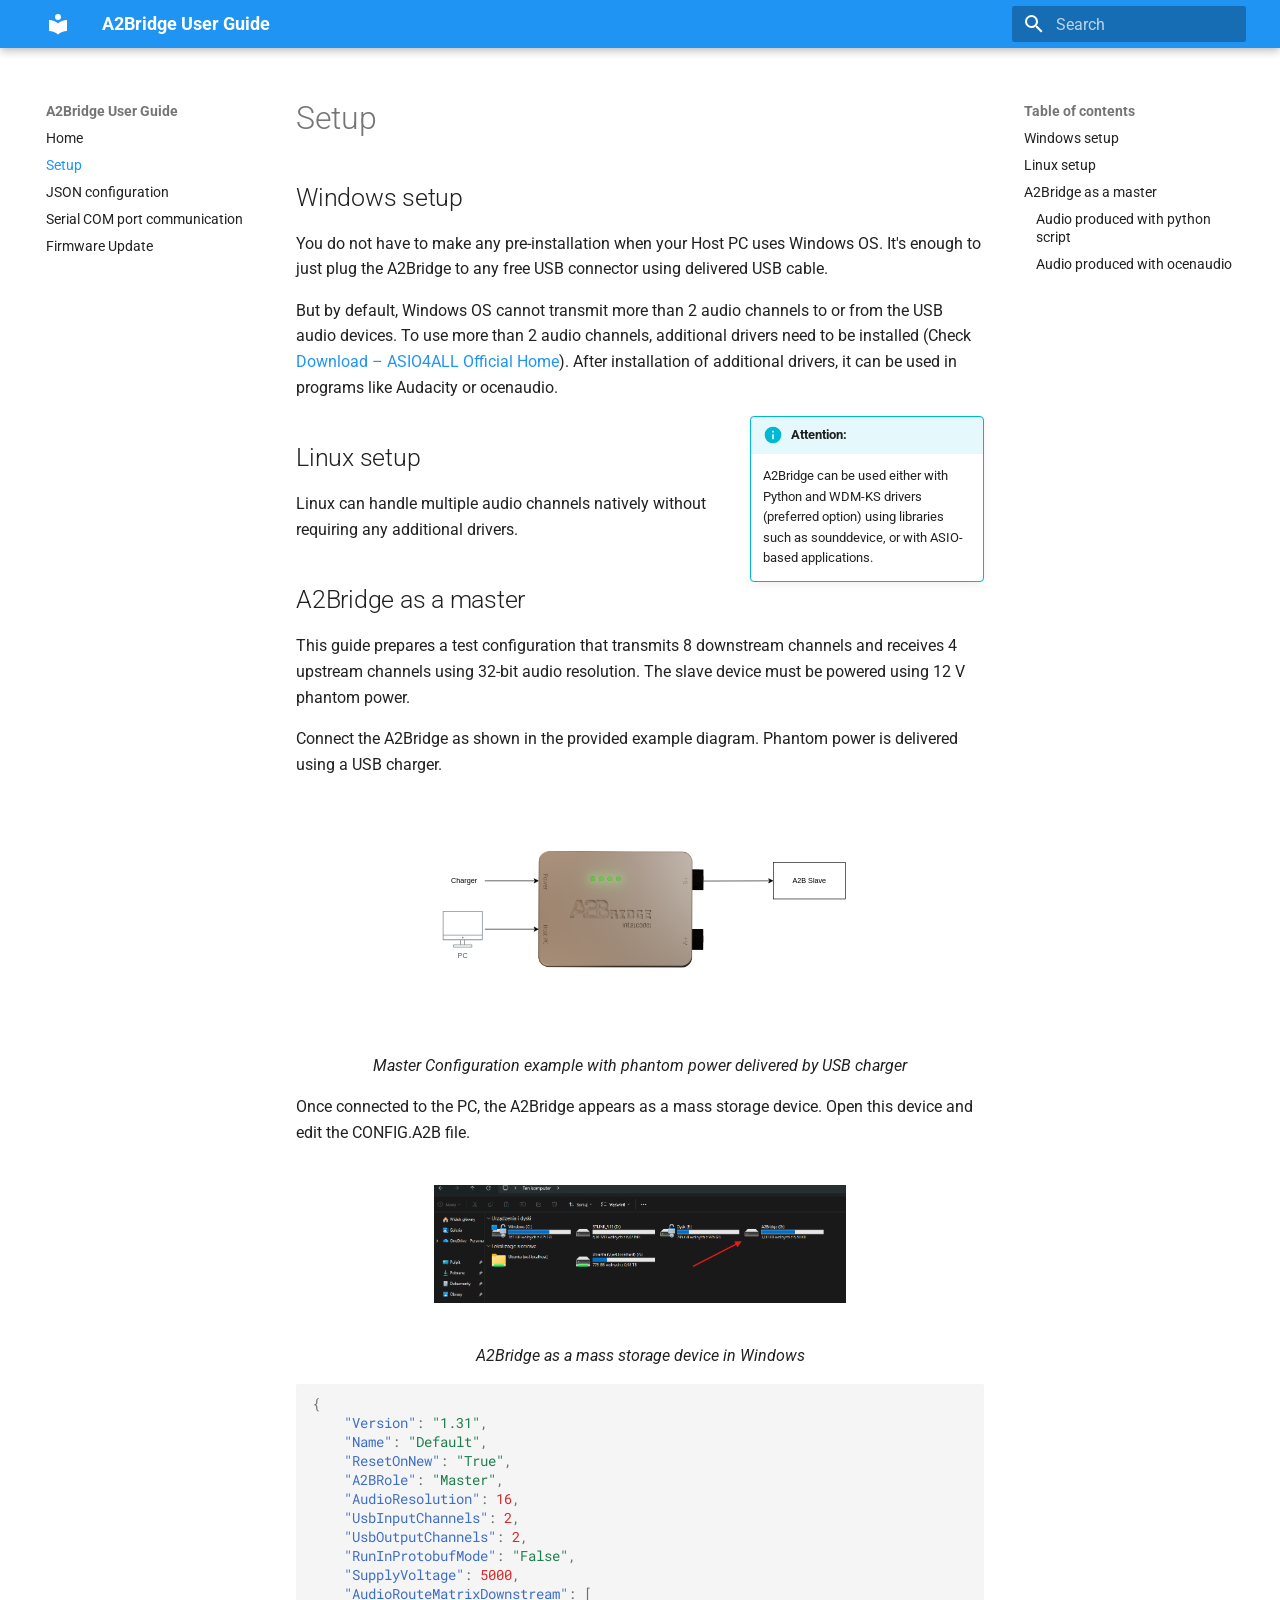
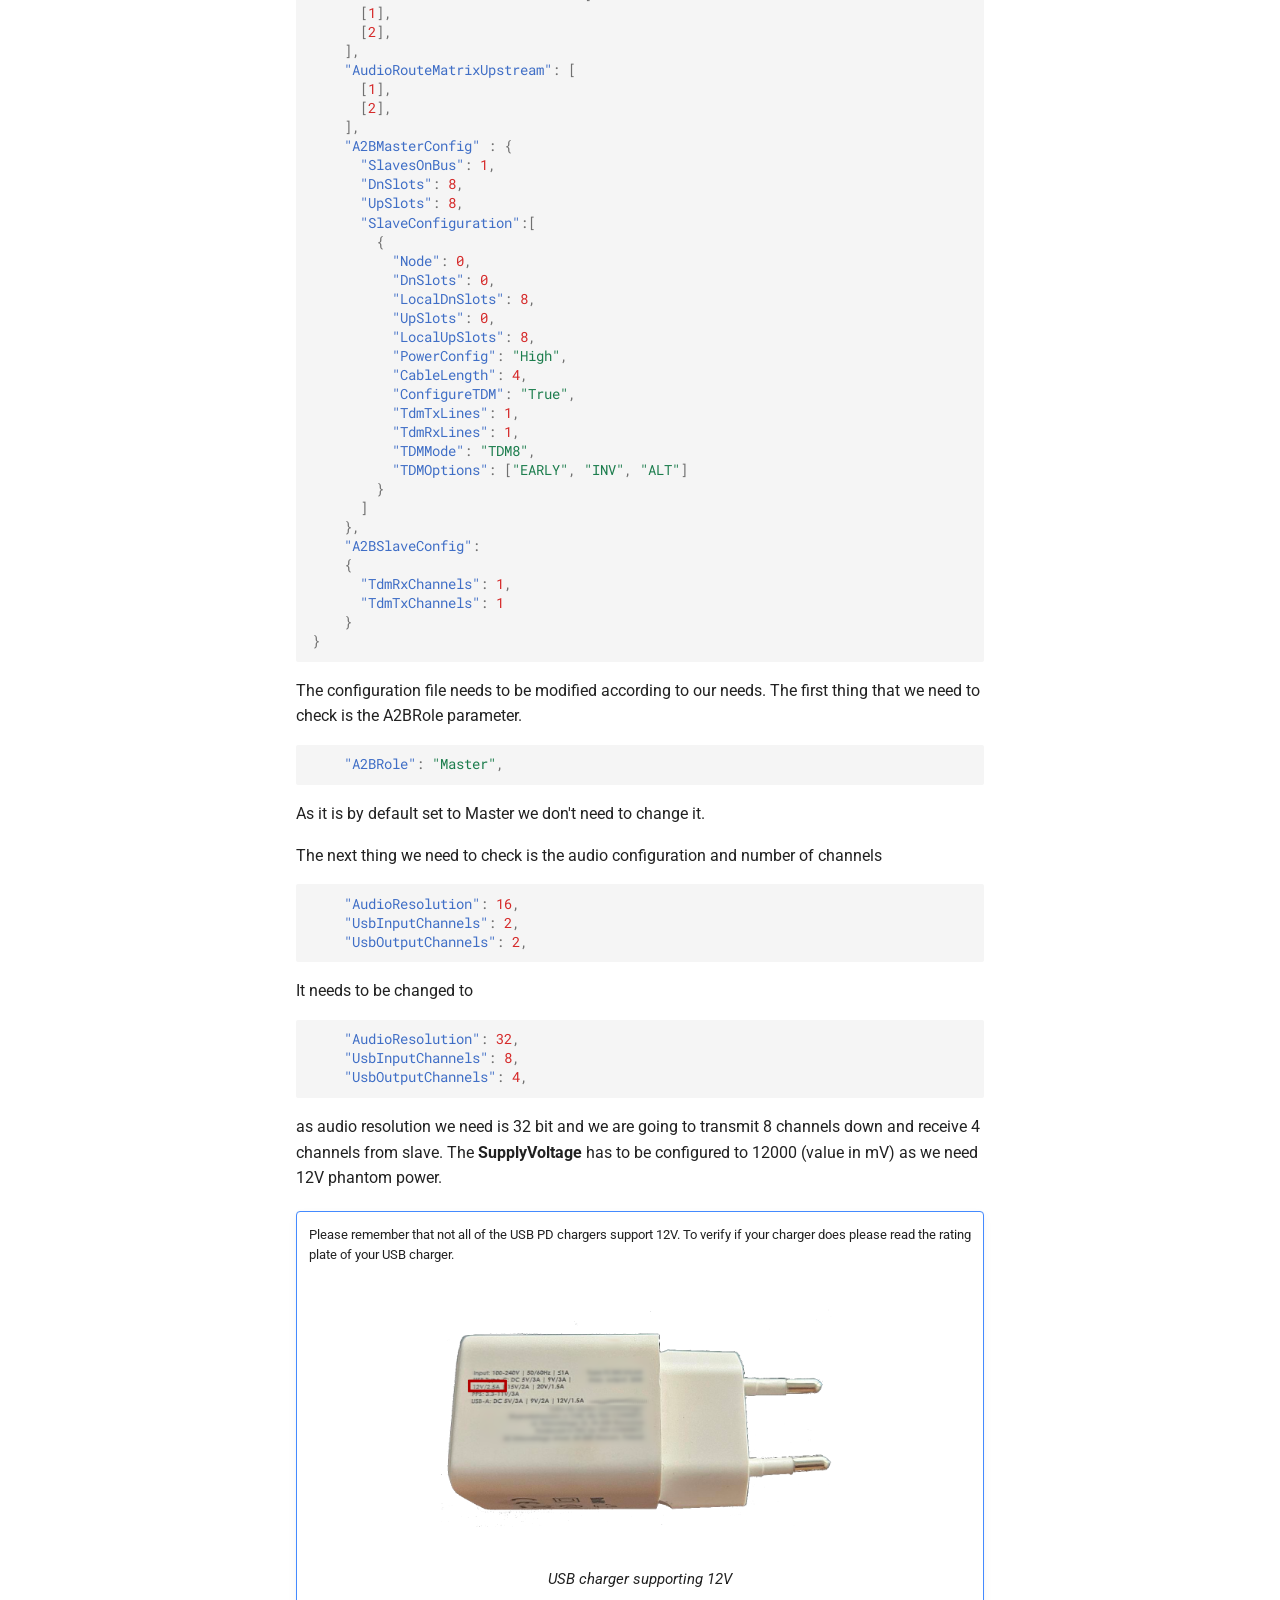
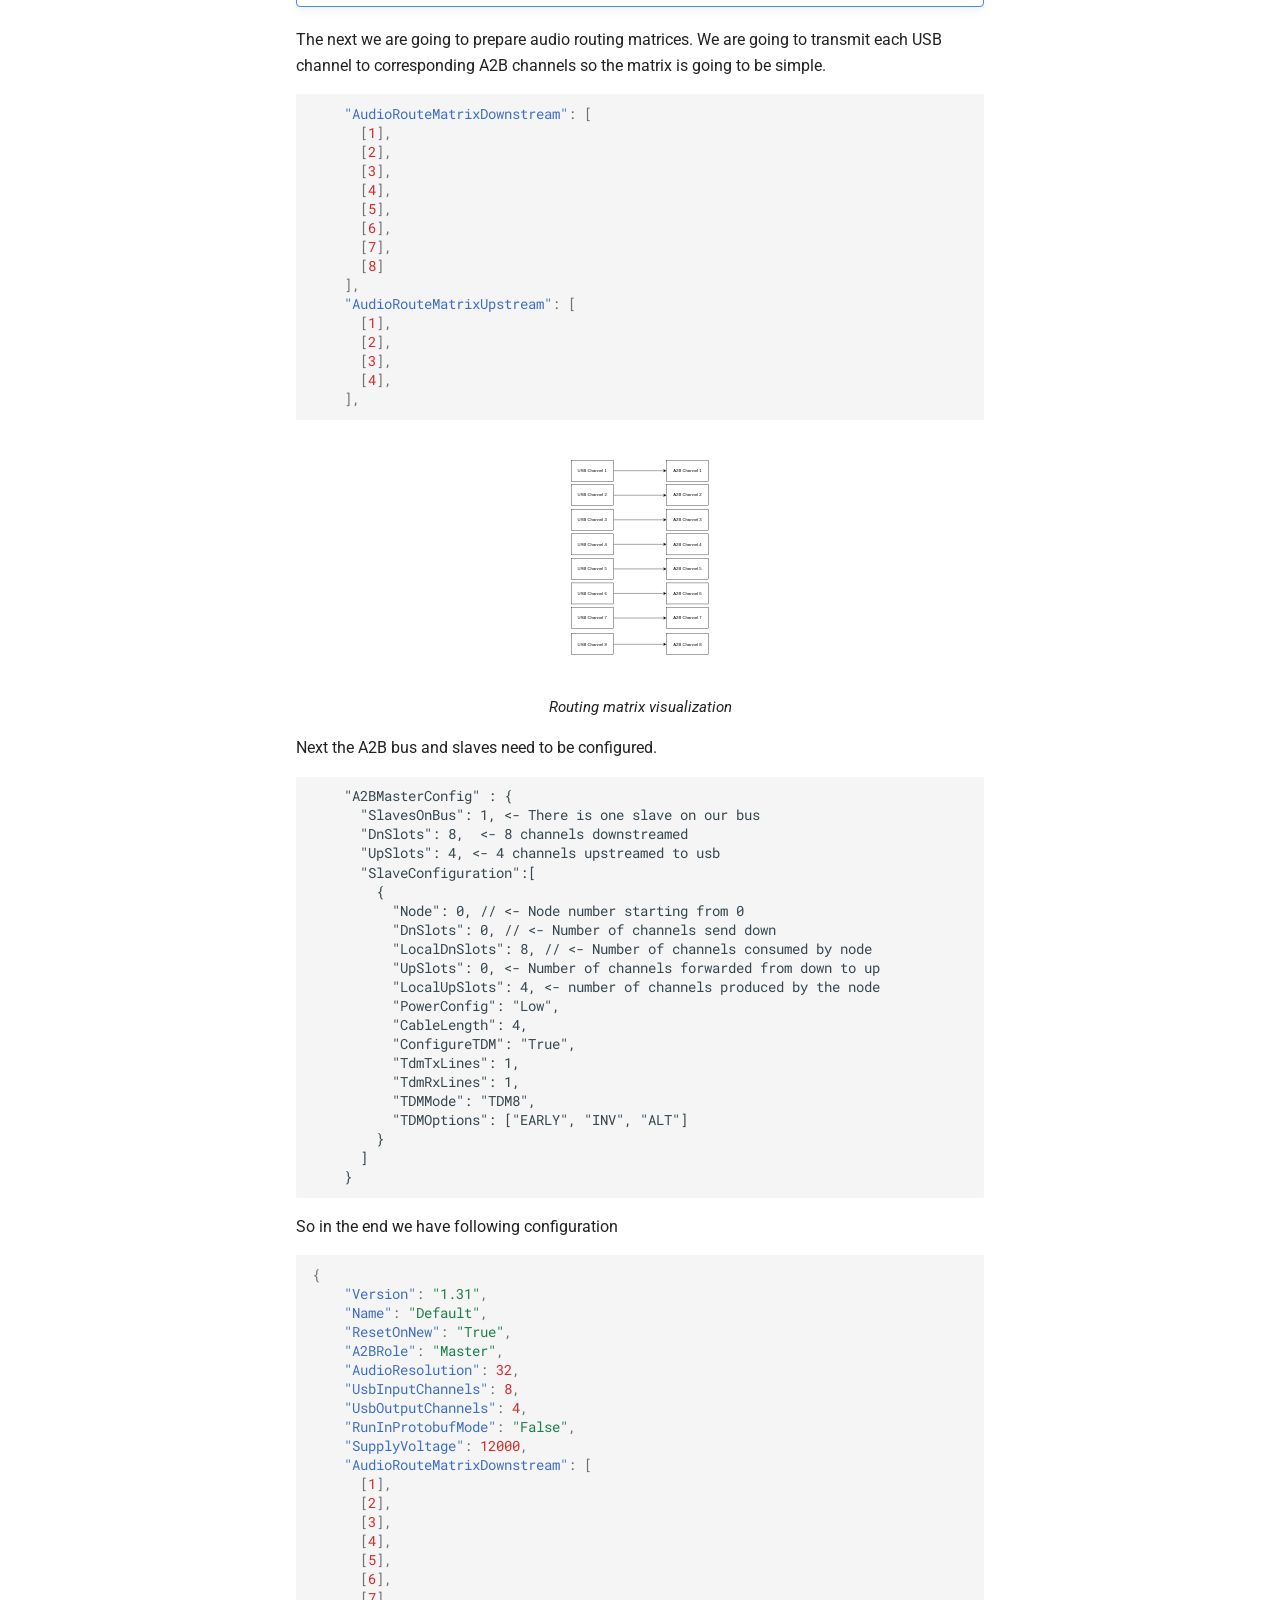
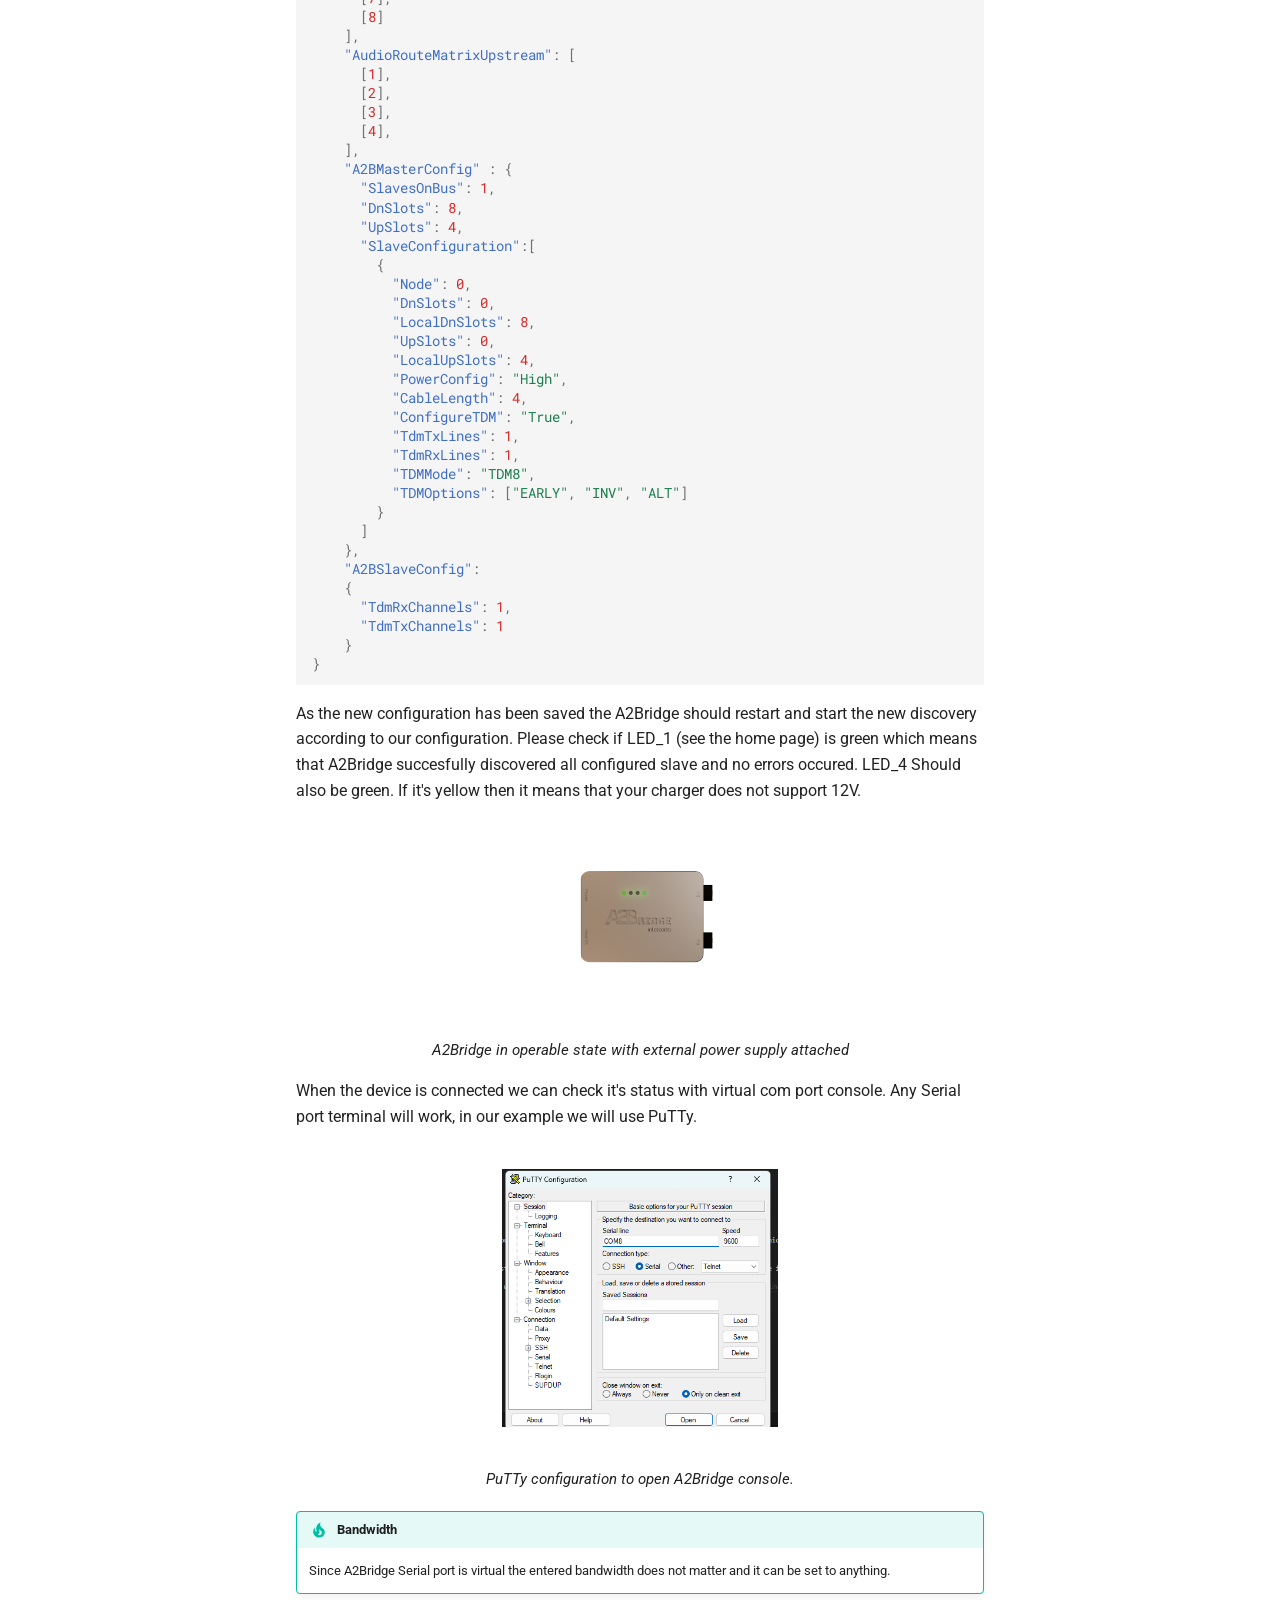
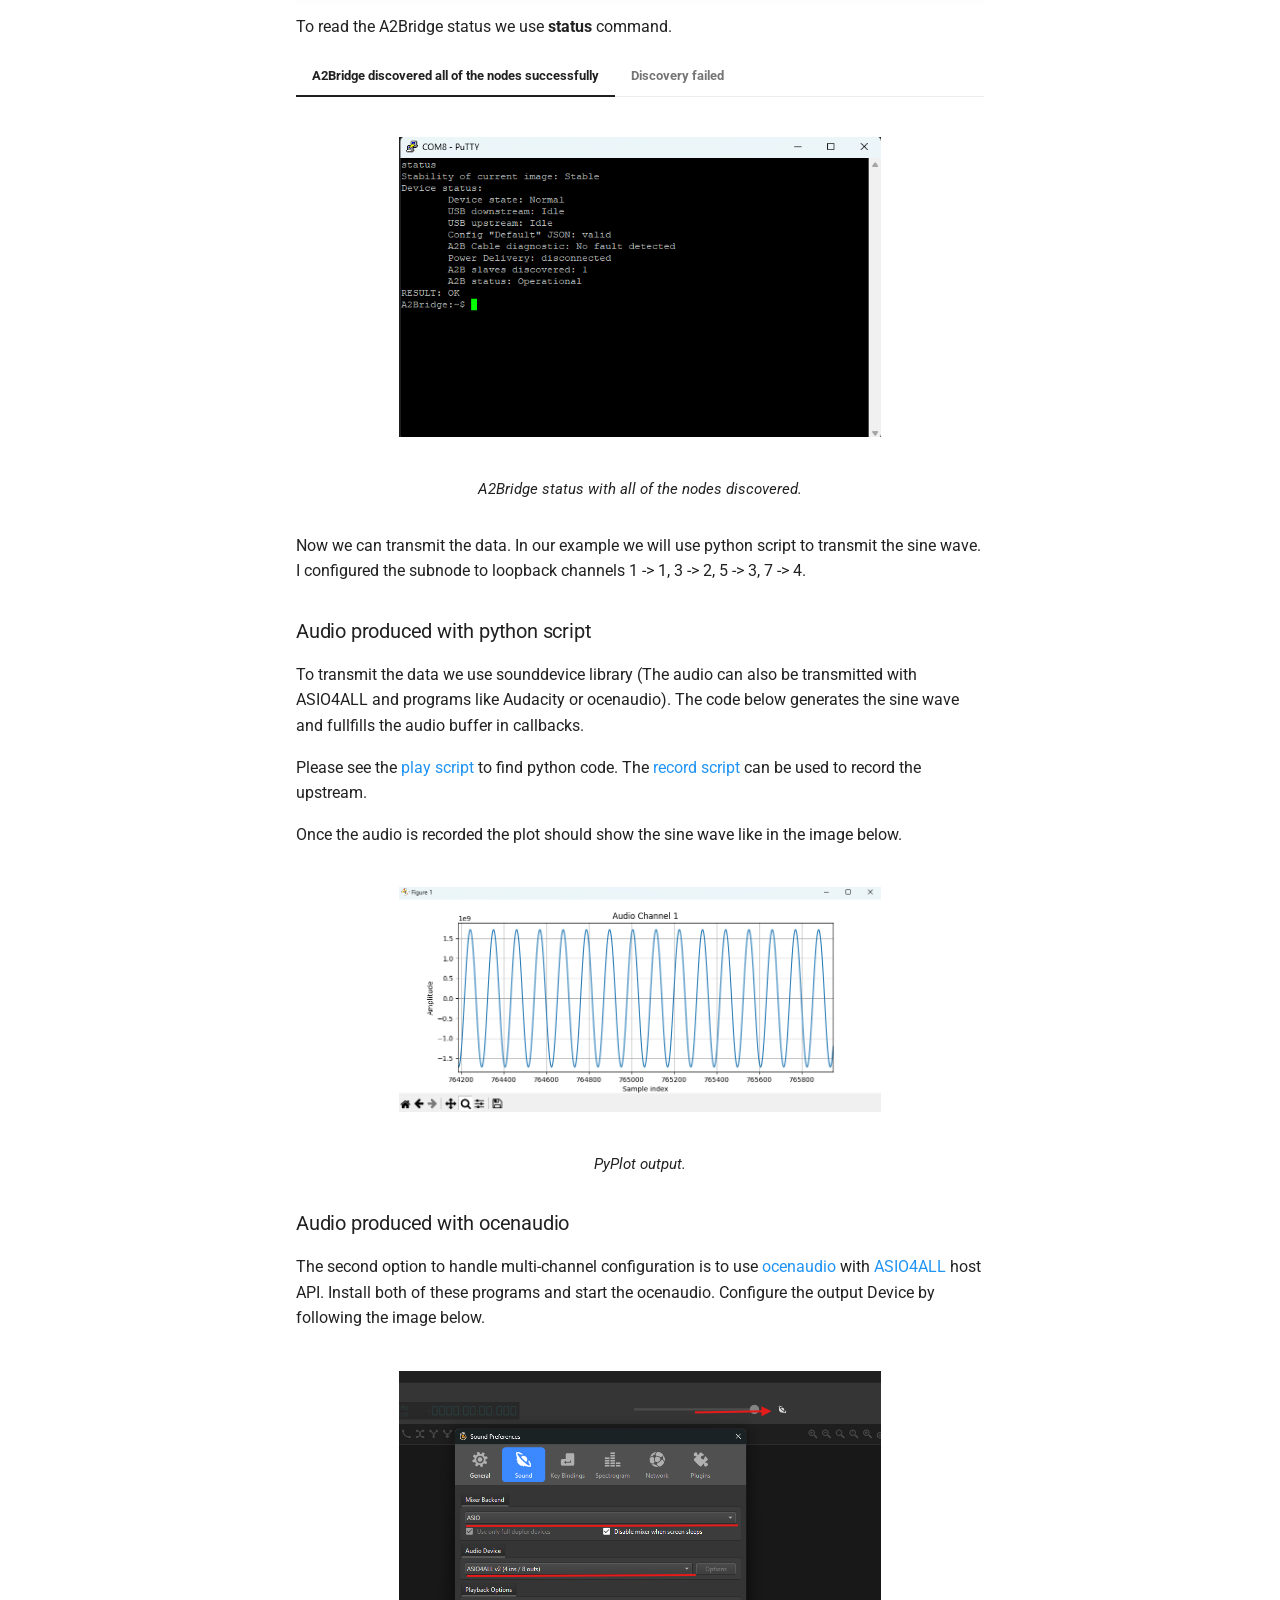
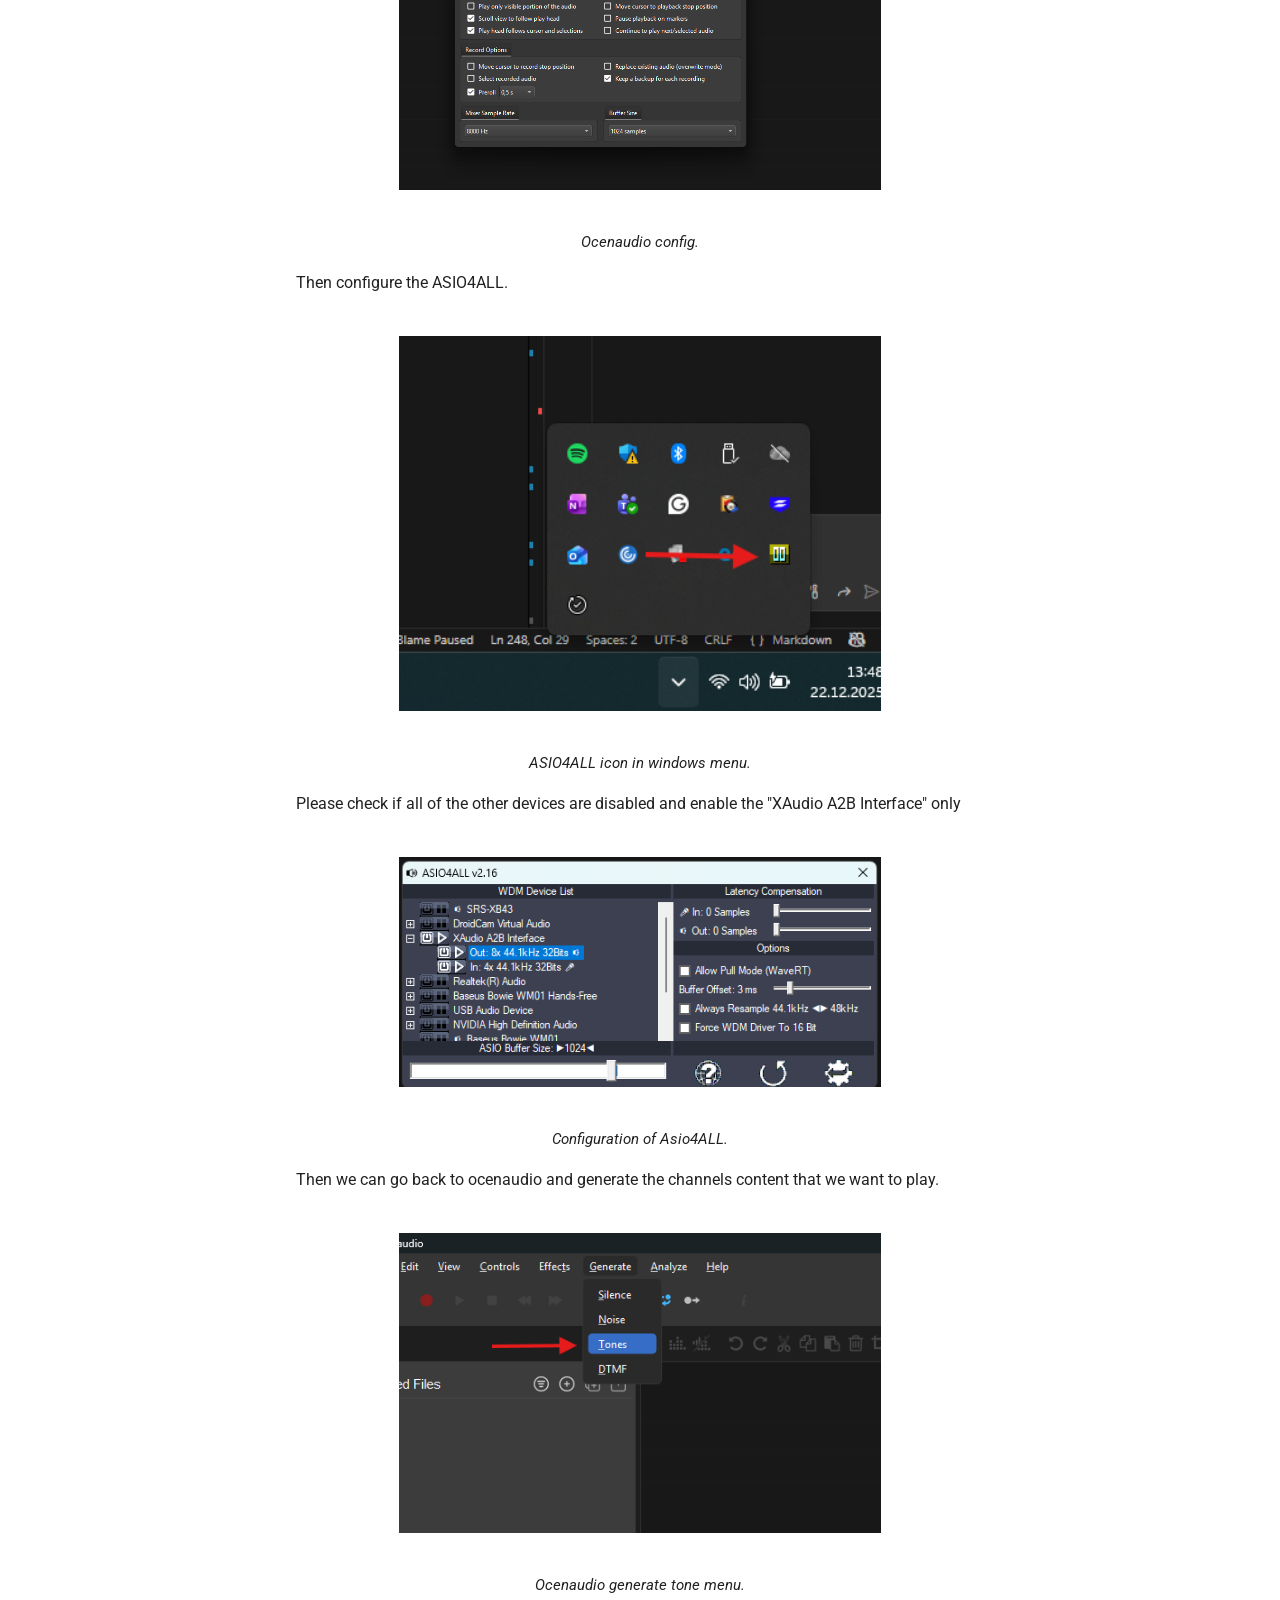
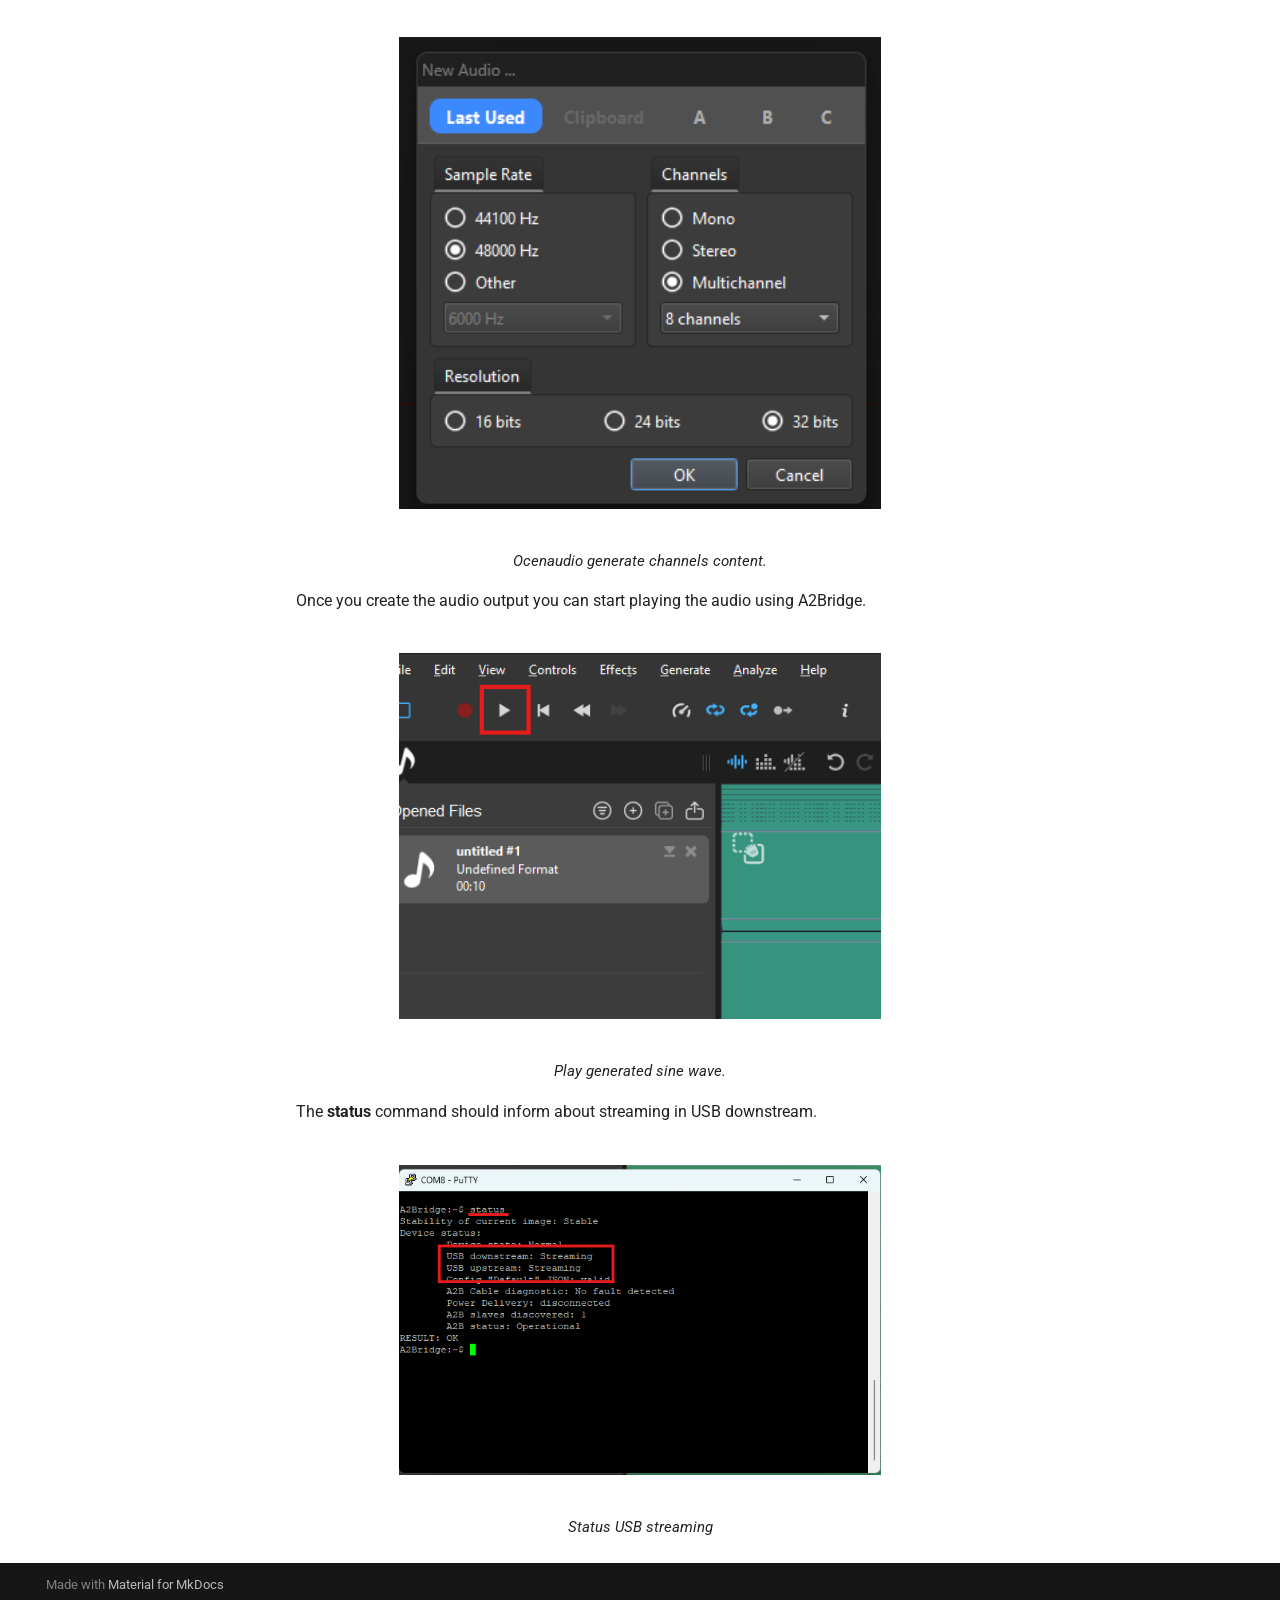
<file: setup/index.html>
<!doctype html>
<html lang="en" class="no-js">
  <head>
    
      <meta charset="utf-8">
      <meta name="viewport" content="width=device-width,initial-scale=1">
      
      
      
      
        <link rel="prev" href="..">
      
      
        <link rel="next" href="../json/">
      
      
        
      
      
      <link rel="icon" href="../assets/images/favicon.png">
      <meta name="generator" content="mkdocs-1.6.1, mkdocs-material-9.7.7">
    
    
      
        <title>Setup - A2Bridge User Guide</title>
      
    
    
      <link rel="stylesheet" href="../assets/stylesheets/main.ec1eaa64.min.css">
      
        
        <link rel="stylesheet" href="../assets/stylesheets/palette.ab4e12ef.min.css">
      
      


    
    
      
    
    
      
        
        
        <link rel="preconnect" href="https://fonts.gstatic.com" crossorigin>
        <link rel="stylesheet" href="https://fonts.googleapis.com/css?family=Roboto:300,300i,400,400i,700,700i%7CRoboto+Mono:400,400i,700,700i&display=fallback">
        <style>:root{--md-text-font:"Roboto";--md-code-font:"Roboto Mono"}</style>
      
    
    
      <link rel="stylesheet" href="../layout.css">
    
    <script>__md_scope=new URL("..",location),__md_hash=e=>[...e].reduce(((e,_)=>(e<<5)-e+_.charCodeAt(0)),0),__md_get=(e,_=localStorage,t=__md_scope)=>JSON.parse(_.getItem(t.pathname+"."+e)),__md_set=(e,_,t=localStorage,a=__md_scope)=>{try{t.setItem(a.pathname+"."+e,JSON.stringify(_))}catch(e){}}</script>
    
      

    
    
  </head>
  
  
    
    
      
    
    
    
    
    <body dir="ltr" data-md-color-scheme="default" data-md-color-primary="blue" data-md-color-accent="indigo">
  
    
    <input class="md-toggle" data-md-toggle="drawer" type="checkbox" id="__drawer" autocomplete="off">
    <input class="md-toggle" data-md-toggle="search" type="checkbox" id="__search" autocomplete="off">
    <label class="md-overlay" for="__drawer"></label>
    <div data-md-component="skip">
      
        
        <a href="#setup" class="md-skip">
          Skip to content
        </a>
      
    </div>
    <div data-md-component="announce">
      
    </div>
    
    
      

  

<header class="md-header md-header--shadow" data-md-component="header">
  <nav class="md-header__inner md-grid" aria-label="Header">
    <a href=".." title="A2Bridge User Guide" class="md-header__button md-logo" aria-label="A2Bridge User Guide" data-md-component="logo">
      
  
  <svg xmlns="http://www.w3.org/2000/svg" viewBox="0 0 24 24"><path d="M12 8a3 3 0 0 0 3-3 3 3 0 0 0-3-3 3 3 0 0 0-3 3 3 3 0 0 0 3 3m0 3.54C9.64 9.35 6.5 8 3 8v11c3.5 0 6.64 1.35 9 3.54 2.36-2.19 5.5-3.54 9-3.54V8c-3.5 0-6.64 1.35-9 3.54"/></svg>

    </a>
    <label class="md-header__button md-icon" for="__drawer">
      
      <svg xmlns="http://www.w3.org/2000/svg" viewBox="0 0 24 24"><path d="M3 6h18v2H3zm0 5h18v2H3zm0 5h18v2H3z"/></svg>
    </label>
    <div class="md-header__title" data-md-component="header-title">
      <div class="md-header__ellipsis">
        <div class="md-header__topic">
          <span class="md-ellipsis">
            A2Bridge User Guide
          </span>
        </div>
        <div class="md-header__topic" data-md-component="header-topic">
          <span class="md-ellipsis">
            
              Setup
            
          </span>
        </div>
      </div>
    </div>
    
      
        <form class="md-header__option" data-md-component="palette">
  
    
    
    
    <input class="md-option" data-md-color-media="" data-md-color-scheme="default" data-md-color-primary="blue" data-md-color-accent="indigo"  aria-hidden="true"  type="radio" name="__palette" id="__palette_0">
    
  
</form>
      
    
    
      <script>var palette=__md_get("__palette");if(palette&&palette.color){if("(prefers-color-scheme)"===palette.color.media){var media=matchMedia("(prefers-color-scheme: light)"),input=document.querySelector(media.matches?"[data-md-color-media='(prefers-color-scheme: light)']":"[data-md-color-media='(prefers-color-scheme: dark)']");palette.color.media=input.getAttribute("data-md-color-media"),palette.color.scheme=input.getAttribute("data-md-color-scheme"),palette.color.primary=input.getAttribute("data-md-color-primary"),palette.color.accent=input.getAttribute("data-md-color-accent")}for(var[key,value]of Object.entries(palette.color))document.body.setAttribute("data-md-color-"+key,value)}</script>
    
    
    
      
      
        <label class="md-header__button md-icon" for="__search">
          
          <svg xmlns="http://www.w3.org/2000/svg" viewBox="0 0 24 24"><path d="M9.5 3A6.5 6.5 0 0 1 16 9.5c0 1.61-.59 3.09-1.56 4.23l.27.27h.79l5 5-1.5 1.5-5-5v-.79l-.27-.27A6.52 6.52 0 0 1 9.5 16 6.5 6.5 0 0 1 3 9.5 6.5 6.5 0 0 1 9.5 3m0 2C7 5 5 7 5 9.5S7 14 9.5 14 14 12 14 9.5 12 5 9.5 5"/></svg>
        </label>
        <div class="md-search" data-md-component="search" role="dialog">
  <label class="md-search__overlay" for="__search"></label>
  <div class="md-search__inner" role="search">
    <form class="md-search__form" name="search">
      <input type="text" class="md-search__input" name="query" aria-label="Search" placeholder="Search" autocapitalize="off" autocorrect="off" autocomplete="off" spellcheck="false" data-md-component="search-query" required>
      <label class="md-search__icon md-icon" for="__search">
        
        <svg xmlns="http://www.w3.org/2000/svg" viewBox="0 0 24 24"><path d="M9.5 3A6.5 6.5 0 0 1 16 9.5c0 1.61-.59 3.09-1.56 4.23l.27.27h.79l5 5-1.5 1.5-5-5v-.79l-.27-.27A6.52 6.52 0 0 1 9.5 16 6.5 6.5 0 0 1 3 9.5 6.5 6.5 0 0 1 9.5 3m0 2C7 5 5 7 5 9.5S7 14 9.5 14 14 12 14 9.5 12 5 9.5 5"/></svg>
        
        <svg xmlns="http://www.w3.org/2000/svg" viewBox="0 0 24 24"><path d="M20 11v2H8l5.5 5.5-1.42 1.42L4.16 12l7.92-7.92L13.5 5.5 8 11z"/></svg>
      </label>
      <nav class="md-search__options" aria-label="Search">
        
        <button type="reset" class="md-search__icon md-icon" title="Clear" aria-label="Clear" tabindex="-1">
          
          <svg xmlns="http://www.w3.org/2000/svg" viewBox="0 0 24 24"><path d="M19 6.41 17.59 5 12 10.59 6.41 5 5 6.41 10.59 12 5 17.59 6.41 19 12 13.41 17.59 19 19 17.59 13.41 12z"/></svg>
        </button>
      </nav>
      
    </form>
    <div class="md-search__output">
      <div class="md-search__scrollwrap" tabindex="0" data-md-scrollfix>
        <div class="md-search-result" data-md-component="search-result">
          <div class="md-search-result__meta">
            Initializing search
          </div>
          <ol class="md-search-result__list" role="presentation"></ol>
        </div>
      </div>
    </div>
  </div>
</div>
      
    
    
  </nav>
  
</header>
    
    <div class="md-container" data-md-component="container">
      
      
        
          
        
      
      <main class="md-main" data-md-component="main">
        <div class="md-main__inner md-grid">
          
            
              
              <div class="md-sidebar md-sidebar--primary" data-md-component="sidebar" data-md-type="navigation" >
                <div class="md-sidebar__scrollwrap">
                  <div class="md-sidebar__inner">
                    



<nav class="md-nav md-nav--primary" aria-label="Navigation" data-md-level="0">
  <label class="md-nav__title" for="__drawer">
    <a href=".." title="A2Bridge User Guide" class="md-nav__button md-logo" aria-label="A2Bridge User Guide" data-md-component="logo">
      
  
  <svg xmlns="http://www.w3.org/2000/svg" viewBox="0 0 24 24"><path d="M12 8a3 3 0 0 0 3-3 3 3 0 0 0-3-3 3 3 0 0 0-3 3 3 3 0 0 0 3 3m0 3.54C9.64 9.35 6.5 8 3 8v11c3.5 0 6.64 1.35 9 3.54 2.36-2.19 5.5-3.54 9-3.54V8c-3.5 0-6.64 1.35-9 3.54"/></svg>

    </a>
    A2Bridge User Guide
  </label>
  
  <ul class="md-nav__list" data-md-scrollfix>
    
      
      
  
  
  
  
    <li class="md-nav__item">
      <a href=".." class="md-nav__link">
        
  
  
  <span class="md-ellipsis">
    
  
    Home
  

    
  </span>
  
  

      </a>
    </li>
  

    
      
      
  
  
    
  
  
  
    <li class="md-nav__item md-nav__item--active">
      
      <input class="md-nav__toggle md-toggle" type="checkbox" id="__toc">
      
      
        
      
      
        <label class="md-nav__link md-nav__link--active" for="__toc">
          
  
  
  <span class="md-ellipsis">
    
  
    Setup
  

    
  </span>
  
  

          <span class="md-nav__icon md-icon"></span>
        </label>
      
      <a href="./" class="md-nav__link md-nav__link--active">
        
  
  
  <span class="md-ellipsis">
    
  
    Setup
  

    
  </span>
  
  

      </a>
      
        

<nav class="md-nav md-nav--secondary" aria-label="Table of contents">
  
  
  
    
  
  
    <label class="md-nav__title" for="__toc">
      <span class="md-nav__icon md-icon"></span>
      Table of contents
    </label>
    <ul class="md-nav__list" data-md-component="toc" data-md-scrollfix>
      
        <li class="md-nav__item">
  <a href="#windows-setup" class="md-nav__link">
    <span class="md-ellipsis">
      
        Windows setup
      
    </span>
  </a>
  
</li>
      
        <li class="md-nav__item">
  <a href="#linux-setup" class="md-nav__link">
    <span class="md-ellipsis">
      
        Linux setup
      
    </span>
  </a>
  
</li>
      
        <li class="md-nav__item">
  <a href="#a2bridge-as-a-master" class="md-nav__link">
    <span class="md-ellipsis">
      
        A2Bridge as a master
      
    </span>
  </a>
  
    <nav class="md-nav" aria-label="A2Bridge as a master">
      <ul class="md-nav__list">
        
          <li class="md-nav__item">
  <a href="#audio-produced-with-python-script" class="md-nav__link">
    <span class="md-ellipsis">
      
        Audio produced with python script
      
    </span>
  </a>
  
</li>
        
          <li class="md-nav__item">
  <a href="#audio-produced-with-ocenaudio" class="md-nav__link">
    <span class="md-ellipsis">
      
        Audio produced with ocenaudio
      
    </span>
  </a>
  
</li>
        
      </ul>
    </nav>
  
</li>
      
    </ul>
  
</nav>
      
    </li>
  

    
      
      
  
  
  
  
    <li class="md-nav__item">
      <a href="../json/" class="md-nav__link">
        
  
  
  <span class="md-ellipsis">
    
  
    JSON configuration
  

    
  </span>
  
  

      </a>
    </li>
  

    
      
      
  
  
  
  
    <li class="md-nav__item">
      <a href="../serial/" class="md-nav__link">
        
  
  
  <span class="md-ellipsis">
    
  
    Serial COM port communication
  

    
  </span>
  
  

      </a>
    </li>
  

    
      
      
  
  
  
  
    <li class="md-nav__item">
      <a href="../dfu/" class="md-nav__link">
        
  
  
  <span class="md-ellipsis">
    
  
    Firmware Update
  

    
  </span>
  
  

      </a>
    </li>
  

    
  </ul>
</nav>
                  </div>
                </div>
              </div>
            
            
              
              <div class="md-sidebar md-sidebar--secondary" data-md-component="sidebar" data-md-type="toc" >
                <div class="md-sidebar__scrollwrap">
                  <div class="md-sidebar__inner">
                    

<nav class="md-nav md-nav--secondary" aria-label="Table of contents">
  
  
  
    
  
  
    <label class="md-nav__title" for="__toc">
      <span class="md-nav__icon md-icon"></span>
      Table of contents
    </label>
    <ul class="md-nav__list" data-md-component="toc" data-md-scrollfix>
      
        <li class="md-nav__item">
  <a href="#windows-setup" class="md-nav__link">
    <span class="md-ellipsis">
      
        Windows setup
      
    </span>
  </a>
  
</li>
      
        <li class="md-nav__item">
  <a href="#linux-setup" class="md-nav__link">
    <span class="md-ellipsis">
      
        Linux setup
      
    </span>
  </a>
  
</li>
      
        <li class="md-nav__item">
  <a href="#a2bridge-as-a-master" class="md-nav__link">
    <span class="md-ellipsis">
      
        A2Bridge as a master
      
    </span>
  </a>
  
    <nav class="md-nav" aria-label="A2Bridge as a master">
      <ul class="md-nav__list">
        
          <li class="md-nav__item">
  <a href="#audio-produced-with-python-script" class="md-nav__link">
    <span class="md-ellipsis">
      
        Audio produced with python script
      
    </span>
  </a>
  
</li>
        
          <li class="md-nav__item">
  <a href="#audio-produced-with-ocenaudio" class="md-nav__link">
    <span class="md-ellipsis">
      
        Audio produced with ocenaudio
      
    </span>
  </a>
  
</li>
        
      </ul>
    </nav>
  
</li>
      
    </ul>
  
</nav>
                  </div>
                </div>
              </div>
            
          
          
            <div class="md-content" data-md-component="content">
              
              <article class="md-content__inner md-typeset">
                
                  



<h1 id="setup">Setup</h1>
<h2 id="windows-setup">Windows setup</h2>
<p>You do not have to make any pre-installation when your Host PC uses Windows OS. It's enough to just plug the A2Bridge to any free USB connector using delivered USB cable. </p>
<p>But by default, Windows OS cannot transmit more than 2 audio channels to or from the USB audio devices. To use more than 2 audio channels, additional drivers need
to be installed (Check <a href="https://asio4all.org/about/download-asio4all/">Download – ASIO4ALL Official
Home</a>). After
installation of additional drivers, it can be used in programs like Audacity or ocenaudio.</p>
<div class="admonition info inline end">
<p class="admonition-title">Attention:</p>
<p>A2Bridge can be used either with Python and WDM-KS drivers (preferred option) using libraries such as sounddevice, or with ASIO-based applications.</p>
</div>
<h2 id="linux-setup">Linux setup</h2>
<p>Linux can handle multiple audio channels natively without requiring any additional drivers.</p>
<h2 id="a2bridge-as-a-master">A2Bridge as a master</h2>
<p>This guide prepares a test configuration that transmits 8 downstream channels and receives 4 upstream channels using 32-bit audio resolution. The slave device must be powered using 12 V phantom power.</p>
<p>Connect the A2Bridge as shown in the provided example diagram. Phantom power is delivered using a USB charger.
<img alt="image_alt" src="../assets/MasterExample.svg" style="display:block; margin: 2rem auto; width: 60%;" /> <p style="text-align:center;"><em>Master Configuration example with phantom power delivered by USB charger</em> </p></p>
<p>Once connected to the PC, the A2Bridge appears as a mass storage device. Open this device and edit the CONFIG.A2B file.
<img alt="image_alt" src="../assets/setup/massstoragedevice.png" style="display:block; margin: 2rem auto; width: 60%;" /> <p style="text-align:center;"><em>A2Bridge as a mass storage device in Windows</em> </p></p>
<div class="highlight"><pre><span></span><code><span class="p">{</span>
<span class="w">    </span><span class="nt">"Version"</span><span class="p">:</span><span class="w"> </span><span class="s2">"1.31"</span><span class="p">,</span>
<span class="w">    </span><span class="nt">"Name"</span><span class="p">:</span><span class="w"> </span><span class="s2">"Default"</span><span class="p">,</span>
<span class="w">    </span><span class="nt">"ResetOnNew"</span><span class="p">:</span><span class="w"> </span><span class="s2">"True"</span><span class="p">,</span>
<span class="w">    </span><span class="nt">"A2BRole"</span><span class="p">:</span><span class="w"> </span><span class="s2">"Master"</span><span class="p">,</span>
<span class="w">    </span><span class="nt">"AudioResolution"</span><span class="p">:</span><span class="w"> </span><span class="mi">16</span><span class="p">,</span>
<span class="w">    </span><span class="nt">"UsbInputChannels"</span><span class="p">:</span><span class="w"> </span><span class="mi">2</span><span class="p">,</span>
<span class="w">    </span><span class="nt">"UsbOutputChannels"</span><span class="p">:</span><span class="w"> </span><span class="mi">2</span><span class="p">,</span>
<span class="w">    </span><span class="nt">"RunInProtobufMode"</span><span class="p">:</span><span class="w"> </span><span class="s2">"False"</span><span class="p">,</span>
<span class="w">    </span><span class="nt">"SupplyVoltage"</span><span class="p">:</span><span class="w"> </span><span class="mi">5000</span><span class="p">,</span>
<span class="w">    </span><span class="nt">"AudioRouteMatrixDownstream"</span><span class="p">:</span><span class="w"> </span><span class="p">[</span>
<span class="w">      </span><span class="p">[</span><span class="mi">1</span><span class="p">],</span>
<span class="w">      </span><span class="p">[</span><span class="mi">2</span><span class="p">],</span>
<span class="w">    </span><span class="p">],</span>
<span class="w">    </span><span class="nt">"AudioRouteMatrixUpstream"</span><span class="p">:</span><span class="w"> </span><span class="p">[</span>
<span class="w">      </span><span class="p">[</span><span class="mi">1</span><span class="p">],</span>
<span class="w">      </span><span class="p">[</span><span class="mi">2</span><span class="p">],</span>
<span class="w">    </span><span class="p">],</span>
<span class="w">    </span><span class="nt">"A2BMasterConfig"</span><span class="w"> </span><span class="p">:</span><span class="w"> </span><span class="p">{</span>
<span class="w">      </span><span class="nt">"SlavesOnBus"</span><span class="p">:</span><span class="w"> </span><span class="mi">1</span><span class="p">,</span>
<span class="w">      </span><span class="nt">"DnSlots"</span><span class="p">:</span><span class="w"> </span><span class="mi">8</span><span class="p">,</span>
<span class="w">      </span><span class="nt">"UpSlots"</span><span class="p">:</span><span class="w"> </span><span class="mi">8</span><span class="p">,</span>
<span class="w">      </span><span class="nt">"SlaveConfiguration"</span><span class="p">:[</span>
<span class="w">        </span><span class="p">{</span>
<span class="w">          </span><span class="nt">"Node"</span><span class="p">:</span><span class="w"> </span><span class="mi">0</span><span class="p">,</span>
<span class="w">          </span><span class="nt">"DnSlots"</span><span class="p">:</span><span class="w"> </span><span class="mi">0</span><span class="p">,</span>
<span class="w">          </span><span class="nt">"LocalDnSlots"</span><span class="p">:</span><span class="w"> </span><span class="mi">8</span><span class="p">,</span>
<span class="w">          </span><span class="nt">"UpSlots"</span><span class="p">:</span><span class="w"> </span><span class="mi">0</span><span class="p">,</span>
<span class="w">          </span><span class="nt">"LocalUpSlots"</span><span class="p">:</span><span class="w"> </span><span class="mi">8</span><span class="p">,</span>
<span class="w">          </span><span class="nt">"PowerConfig"</span><span class="p">:</span><span class="w"> </span><span class="s2">"High"</span><span class="p">,</span>
<span class="w">          </span><span class="nt">"CableLength"</span><span class="p">:</span><span class="w"> </span><span class="mi">4</span><span class="p">,</span>
<span class="w">          </span><span class="nt">"ConfigureTDM"</span><span class="p">:</span><span class="w"> </span><span class="s2">"True"</span><span class="p">,</span>
<span class="w">          </span><span class="nt">"TdmTxLines"</span><span class="p">:</span><span class="w"> </span><span class="mi">1</span><span class="p">,</span>
<span class="w">          </span><span class="nt">"TdmRxLines"</span><span class="p">:</span><span class="w"> </span><span class="mi">1</span><span class="p">,</span>
<span class="w">          </span><span class="nt">"TDMMode"</span><span class="p">:</span><span class="w"> </span><span class="s2">"TDM8"</span><span class="p">,</span>
<span class="w">          </span><span class="nt">"TDMOptions"</span><span class="p">:</span><span class="w"> </span><span class="p">[</span><span class="s2">"EARLY"</span><span class="p">,</span><span class="w"> </span><span class="s2">"INV"</span><span class="p">,</span><span class="w"> </span><span class="s2">"ALT"</span><span class="p">]</span>
<span class="w">        </span><span class="p">}</span>
<span class="w">      </span><span class="p">]</span>
<span class="w">    </span><span class="p">},</span>
<span class="w">    </span><span class="nt">"A2BSlaveConfig"</span><span class="p">:</span>
<span class="w">    </span><span class="p">{</span>
<span class="w">      </span><span class="nt">"TdmRxChannels"</span><span class="p">:</span><span class="w"> </span><span class="mi">1</span><span class="p">,</span>
<span class="w">      </span><span class="nt">"TdmTxChannels"</span><span class="p">:</span><span class="w"> </span><span class="mi">1</span>
<span class="w">    </span><span class="p">}</span>
<span class="p">}</span>
</code></pre></div>
<p>The configuration file needs to be modified according to our needs. The first thing that we need to check is the A2BRole parameter.
<div class="highlight"><pre><span></span><code><span class="w">    </span><span class="nt">"A2BRole"</span><span class="p">:</span><span class="w"> </span><span class="s2">"Master"</span><span class="p">,</span>
</code></pre></div>
As it is by default set to Master we don't need to change it.</p>
<p>The next thing we need to check is the audio configuration and number of channels 
<div class="highlight"><pre><span></span><code><span class="w">    </span><span class="nt">"AudioResolution"</span><span class="p">:</span><span class="w"> </span><span class="mi">16</span><span class="p">,</span>
<span class="w">    </span><span class="nt">"UsbInputChannels"</span><span class="p">:</span><span class="w"> </span><span class="mi">2</span><span class="p">,</span>
<span class="w">    </span><span class="nt">"UsbOutputChannels"</span><span class="p">:</span><span class="w"> </span><span class="mi">2</span><span class="p">,</span>
</code></pre></div>
It needs to be changed to 
<div class="highlight"><pre><span></span><code><span class="w">    </span><span class="nt">"AudioResolution"</span><span class="p">:</span><span class="w"> </span><span class="mi">32</span><span class="p">,</span>
<span class="w">    </span><span class="nt">"UsbInputChannels"</span><span class="p">:</span><span class="w"> </span><span class="mi">8</span><span class="p">,</span>
<span class="w">    </span><span class="nt">"UsbOutputChannels"</span><span class="p">:</span><span class="w"> </span><span class="mi">4</span><span class="p">,</span>
</code></pre></div>
as audio resolution we need is 32 bit and we are going to transmit 8 channels down and receive 4 channels from slave. 
The <strong>SupplyVoltage</strong> has to be configured to 12000 (value in mV) as we need 12V phantom power.</p>
<div class="admonition note">
<p>Please remember that not all of the USB PD chargers support 12V. To verify if your charger does please read the rating plate of your USB charger.
<img alt="image_alt" src="../assets/setup/charger.png" style="display:block; margin: 2rem auto; width: 60%;" /> <p style="text-align:center; font-size: 15px; font-style: italic;">USB charger supporting 12V</p></p>
</div>
<p>The next we are going to prepare audio routing matrices. We are going to transmit each USB channel to corresponding A2B channels so the matrix is going to be simple.
<div class="highlight"><pre><span></span><code><span class="w">    </span><span class="nt">"AudioRouteMatrixDownstream"</span><span class="p">:</span><span class="w"> </span><span class="p">[</span>
<span class="w">      </span><span class="p">[</span><span class="mi">1</span><span class="p">],</span>
<span class="w">      </span><span class="p">[</span><span class="mi">2</span><span class="p">],</span>
<span class="w">      </span><span class="p">[</span><span class="mi">3</span><span class="p">],</span>
<span class="w">      </span><span class="p">[</span><span class="mi">4</span><span class="p">],</span>
<span class="w">      </span><span class="p">[</span><span class="mi">5</span><span class="p">],</span>
<span class="w">      </span><span class="p">[</span><span class="mi">6</span><span class="p">],</span>
<span class="w">      </span><span class="p">[</span><span class="mi">7</span><span class="p">],</span>
<span class="w">      </span><span class="p">[</span><span class="mi">8</span><span class="p">]</span>
<span class="w">    </span><span class="p">],</span>
<span class="w">    </span><span class="nt">"AudioRouteMatrixUpstream"</span><span class="p">:</span><span class="w"> </span><span class="p">[</span>
<span class="w">      </span><span class="p">[</span><span class="mi">1</span><span class="p">],</span>
<span class="w">      </span><span class="p">[</span><span class="mi">2</span><span class="p">],</span>
<span class="w">      </span><span class="p">[</span><span class="mi">3</span><span class="p">],</span>
<span class="w">      </span><span class="p">[</span><span class="mi">4</span><span class="p">],</span>
<span class="w">    </span><span class="p">],</span>
</code></pre></div>
<img alt="image_alt" src="../assets/setup/channel_matrix.svg" style="display:block; margin: 2rem auto; width: 20%;" /> <p style="text-align:center; font-size: 15px; font-style: italic;">Routing matrix visualization</p></p>
<p>Next the A2B bus and slaves need to be configured.</p>
<div class="highlight"><pre><span></span><code>    "A2BMasterConfig" : {
      "SlavesOnBus": 1, &lt;- There is one slave on our bus
      "DnSlots": 8,  &lt;- 8 channels downstreamed
      "UpSlots": 4, &lt;- 4 channels upstreamed to usb
      "SlaveConfiguration":[
        {
          "Node": 0, // &lt;- Node number starting from 0
          "DnSlots": 0, // &lt;- Number of channels send down
          "LocalDnSlots": 8, // &lt;- Number of channels consumed by node
          "UpSlots": 0, &lt;- Number of channels forwarded from down to up
          "LocalUpSlots": 4, &lt;- number of channels produced by the node
          "PowerConfig": "Low",
          "CableLength": 4,
          "ConfigureTDM": "True",
          "TdmTxLines": 1,
          "TdmRxLines": 1,
          "TDMMode": "TDM8",
          "TDMOptions": ["EARLY", "INV", "ALT"]
        }
      ]
    }
</code></pre></div>
<p>So in the end we have following configuration</p>
<div class="highlight"><pre><span></span><code><span class="p">{</span>
<span class="w">    </span><span class="nt">"Version"</span><span class="p">:</span><span class="w"> </span><span class="s2">"1.31"</span><span class="p">,</span>
<span class="w">    </span><span class="nt">"Name"</span><span class="p">:</span><span class="w"> </span><span class="s2">"Default"</span><span class="p">,</span>
<span class="w">    </span><span class="nt">"ResetOnNew"</span><span class="p">:</span><span class="w"> </span><span class="s2">"True"</span><span class="p">,</span>
<span class="w">    </span><span class="nt">"A2BRole"</span><span class="p">:</span><span class="w"> </span><span class="s2">"Master"</span><span class="p">,</span>
<span class="w">    </span><span class="nt">"AudioResolution"</span><span class="p">:</span><span class="w"> </span><span class="mi">32</span><span class="p">,</span>
<span class="w">    </span><span class="nt">"UsbInputChannels"</span><span class="p">:</span><span class="w"> </span><span class="mi">8</span><span class="p">,</span>
<span class="w">    </span><span class="nt">"UsbOutputChannels"</span><span class="p">:</span><span class="w"> </span><span class="mi">4</span><span class="p">,</span>
<span class="w">    </span><span class="nt">"RunInProtobufMode"</span><span class="p">:</span><span class="w"> </span><span class="s2">"False"</span><span class="p">,</span>
<span class="w">    </span><span class="nt">"SupplyVoltage"</span><span class="p">:</span><span class="w"> </span><span class="mi">12000</span><span class="p">,</span>
<span class="w">    </span><span class="nt">"AudioRouteMatrixDownstream"</span><span class="p">:</span><span class="w"> </span><span class="p">[</span>
<span class="w">      </span><span class="p">[</span><span class="mi">1</span><span class="p">],</span>
<span class="w">      </span><span class="p">[</span><span class="mi">2</span><span class="p">],</span>
<span class="w">      </span><span class="p">[</span><span class="mi">3</span><span class="p">],</span>
<span class="w">      </span><span class="p">[</span><span class="mi">4</span><span class="p">],</span>
<span class="w">      </span><span class="p">[</span><span class="mi">5</span><span class="p">],</span>
<span class="w">      </span><span class="p">[</span><span class="mi">6</span><span class="p">],</span>
<span class="w">      </span><span class="p">[</span><span class="mi">7</span><span class="p">],</span>
<span class="w">      </span><span class="p">[</span><span class="mi">8</span><span class="p">]</span>
<span class="w">    </span><span class="p">],</span>
<span class="w">    </span><span class="nt">"AudioRouteMatrixUpstream"</span><span class="p">:</span><span class="w"> </span><span class="p">[</span>
<span class="w">      </span><span class="p">[</span><span class="mi">1</span><span class="p">],</span>
<span class="w">      </span><span class="p">[</span><span class="mi">2</span><span class="p">],</span>
<span class="w">      </span><span class="p">[</span><span class="mi">3</span><span class="p">],</span>
<span class="w">      </span><span class="p">[</span><span class="mi">4</span><span class="p">],</span>
<span class="w">    </span><span class="p">],</span>
<span class="w">    </span><span class="nt">"A2BMasterConfig"</span><span class="w"> </span><span class="p">:</span><span class="w"> </span><span class="p">{</span>
<span class="w">      </span><span class="nt">"SlavesOnBus"</span><span class="p">:</span><span class="w"> </span><span class="mi">1</span><span class="p">,</span>
<span class="w">      </span><span class="nt">"DnSlots"</span><span class="p">:</span><span class="w"> </span><span class="mi">8</span><span class="p">,</span>
<span class="w">      </span><span class="nt">"UpSlots"</span><span class="p">:</span><span class="w"> </span><span class="mi">4</span><span class="p">,</span>
<span class="w">      </span><span class="nt">"SlaveConfiguration"</span><span class="p">:[</span>
<span class="w">        </span><span class="p">{</span>
<span class="w">          </span><span class="nt">"Node"</span><span class="p">:</span><span class="w"> </span><span class="mi">0</span><span class="p">,</span>
<span class="w">          </span><span class="nt">"DnSlots"</span><span class="p">:</span><span class="w"> </span><span class="mi">0</span><span class="p">,</span>
<span class="w">          </span><span class="nt">"LocalDnSlots"</span><span class="p">:</span><span class="w"> </span><span class="mi">8</span><span class="p">,</span>
<span class="w">          </span><span class="nt">"UpSlots"</span><span class="p">:</span><span class="w"> </span><span class="mi">0</span><span class="p">,</span>
<span class="w">          </span><span class="nt">"LocalUpSlots"</span><span class="p">:</span><span class="w"> </span><span class="mi">4</span><span class="p">,</span>
<span class="w">          </span><span class="nt">"PowerConfig"</span><span class="p">:</span><span class="w"> </span><span class="s2">"High"</span><span class="p">,</span>
<span class="w">          </span><span class="nt">"CableLength"</span><span class="p">:</span><span class="w"> </span><span class="mi">4</span><span class="p">,</span>
<span class="w">          </span><span class="nt">"ConfigureTDM"</span><span class="p">:</span><span class="w"> </span><span class="s2">"True"</span><span class="p">,</span>
<span class="w">          </span><span class="nt">"TdmTxLines"</span><span class="p">:</span><span class="w"> </span><span class="mi">1</span><span class="p">,</span>
<span class="w">          </span><span class="nt">"TdmRxLines"</span><span class="p">:</span><span class="w"> </span><span class="mi">1</span><span class="p">,</span>
<span class="w">          </span><span class="nt">"TDMMode"</span><span class="p">:</span><span class="w"> </span><span class="s2">"TDM8"</span><span class="p">,</span>
<span class="w">          </span><span class="nt">"TDMOptions"</span><span class="p">:</span><span class="w"> </span><span class="p">[</span><span class="s2">"EARLY"</span><span class="p">,</span><span class="w"> </span><span class="s2">"INV"</span><span class="p">,</span><span class="w"> </span><span class="s2">"ALT"</span><span class="p">]</span>
<span class="w">        </span><span class="p">}</span>
<span class="w">      </span><span class="p">]</span>
<span class="w">    </span><span class="p">},</span>
<span class="w">    </span><span class="nt">"A2BSlaveConfig"</span><span class="p">:</span>
<span class="w">    </span><span class="p">{</span>
<span class="w">      </span><span class="nt">"TdmRxChannels"</span><span class="p">:</span><span class="w"> </span><span class="mi">1</span><span class="p">,</span>
<span class="w">      </span><span class="nt">"TdmTxChannels"</span><span class="p">:</span><span class="w"> </span><span class="mi">1</span>
<span class="w">    </span><span class="p">}</span>
<span class="p">}</span>
</code></pre></div>
<p>As the new configuration has been saved the A2Bridge should restart and start the new discovery according to our configuration. Please check if LED_1 (see the home page) is green which means that A2Bridge succesfully discovered all configured slave and no errors occured.
LED_4 Should also be green. If it's yellow then it means that your charger does not support 12V. </p>
<p><img alt="image_alt" src="../assets/setup/discoversuccess.png" style="display:block; margin: 2rem auto; width: 40%;" /> <p style="text-align:center; font-size: 15px; font-style: italic;">A2Bridge in operable state with external power supply attached</p></p>
<p>When the device is connected we can check it's status with virtual com port console. Any Serial port terminal will work, in our example we will use PuTTy.</p>
<p><img alt="image_alt" src="../assets/setup/puttyConfig.png" style="display:block; margin: 2rem auto; width: 40%;" /> <p style="text-align:center; font-size: 15px; font-style: italic;">PuTTy configuration to open A2Bridge console.</p></p>
<div class="admonition tip">
<p class="admonition-title">Bandwidth</p>
<p>Since A2Bridge Serial port is virtual the entered bandwidth does not matter and it can be set to anything.</p>
</div>
<p>To read the A2Bridge status we use <strong>status</strong> command. </p>
<div class="tabbed-set tabbed-alternate" data-tabs="1:2"><input checked="checked" id="a2bridge-discovered-all-of-the-nodes-successfully" name="__tabbed_1" type="radio" /><input id="discovery-failed" name="__tabbed_1" type="radio" /><div class="tabbed-labels"><label for="a2bridge-discovered-all-of-the-nodes-successfully">A2Bridge discovered all of the nodes successfully</label><label for="discovery-failed">Discovery failed</label></div>
<div class="tabbed-content">
<div class="tabbed-block">
<p><img alt="image_alt" src="../assets/setup/PuttyStatusSuccess.png" style="display:block; margin: 2rem auto; width: 70%;" /> <p style="text-align:center; font-size: 15px; font-style: italic;">A2Bridge status with all of the nodes discovered.</p></p>
</div>
<div class="tabbed-block">
<p><img alt="image_alt" src="../assets/setup/PuttyStatusFailed.png" style="display:block; margin: 2rem auto; width: 70%;" /> <p style="text-align:center; font-size: 15px; font-style: italic;">A2Bridge status. Undiscovered nodes.</p></p>
<div class="admonition warning">
<p class="admonition-title">Troubleshooting</p>
<p>In case of missing node please check the cable connection.</p>
</div>
</div>
</div>
</div>
<p>Now we can transmit the data. In our example we will use python script to transmit the sine wave. I configured the subnode to loopback channels 1 -&gt; 1, 3 -&gt; 2, 5 -&gt; 3, 7 -&gt; 4. </p>
<h3 id="audio-produced-with-python-script">Audio produced with python script</h3>
<p>To transmit the data we use sounddevice library (The audio can also be transmitted with ASIO4ALL and programs like Audacity or ocenaudio). The code below generates the sine wave and fullfills the audio buffer in callbacks.</p>
<p>Please see the <a href="https://github.com/int2code/a2bridge/blob/main/tools/scripts/play_8ch_sin.py">play script</a> to find python code.
The <a href="https://github.com/int2code/a2bridge/blob/main/tools/scripts/record_4ch.py">record script</a> can be used to record the upstream.</p>
<p>Once the audio is recorded the plot should show the sine wave like in the image below.</p>
<p><img alt="image_alt" src="../assets/setup/output_4ch.png" style="display:block; margin: 2rem auto; width: 70%;" /> <p style="text-align:center; font-size: 15px; font-style: italic;">PyPlot output.</p></p>
<h3 id="audio-produced-with-ocenaudio">Audio produced with ocenaudio</h3>
<p>The second option to handle multi-channel configuration is to use <a href="https://www.ocenaudio.com/">ocenaudio</a> with <a href="https://asio4all.org/about/download-asio4all/">ASIO4ALL</a> host API.
Install both of these programs and start the ocenaudio. Configure the output Device by following the image below.
<img alt="image_alt" src="../assets/setup/ocenaudio_config.png" style="display:block; margin: 2rem auto; width: 70%;" /> <p style="text-align:center; font-size: 15px; font-style: italic;">Ocenaudio config.</p></p>
<p>Then configure the ASIO4ALL.
<img alt="image_alt" src="../assets/setup/asio4all_icon.png" style="display:block; margin: 2rem auto; width: 70%;" /> <p style="text-align:center; font-size: 15px; font-style: italic;">ASIO4ALL icon in windows menu.</p></p>
<p>Please check if all of the other devices are disabled and enable the "XAudio A2B Interface" only
<img alt="image_alt" src="../assets/setup/asio4all_config.png" style="display:block; margin: 2rem auto; width: 70%;" /> <p style="text-align:center; font-size: 15px; font-style: italic;">Configuration of Asio4ALL.</p></p>
<p>Then we can go back to ocenaudio and generate the channels content that we want to play. </p>
<p><img alt="image_alt" src="../assets/setup/ocenaudio_generate1.png" style="display:block; margin: 2rem auto; width: 70%;" /> <p style="text-align:center; font-size: 15px; font-style: italic;">Ocenaudio generate tone menu.</p>
<img alt="image_alt" src="../assets/setup/ocenaudio_generate2.png" style="display:block; margin: 2rem auto; width: 70%;" /> <p style="text-align:center; font-size: 15px; font-style: italic;">Ocenaudio generate channels content.</p>
Once you create the audio output you can start playing the audio using A2Bridge. 
<img alt="image_alt" src="../assets/setup/ocenaudio_play.png" style="display:block; margin: 2rem auto; width: 70%;" /> <p style="text-align:center; font-size: 15px; font-style: italic;">Play generated sine wave.</p></p>
<p>The <strong>status</strong> command should inform about streaming in USB downstream.</p>
<p><img alt="image_alt" src="../assets/setup/status_streaming.png" style="display:block; margin: 2rem auto; width: 70%;" /> <p style="text-align:center; font-size: 15px; font-style: italic;">Status USB streaming</p></p>












                
              </article>
            </div>
          
          
  <script>var tabs=__md_get("__tabs");if(Array.isArray(tabs))e:for(var set of document.querySelectorAll(".tabbed-set")){var labels=set.querySelector(".tabbed-labels");for(var tab of tabs)for(var label of labels.getElementsByTagName("label"))if(label.innerText.trim()===tab){var input=document.getElementById(label.htmlFor);input.checked=!0;continue e}}</script>

<script>var target=document.getElementById(location.hash.slice(1));target&&target.name&&(target.checked=target.name.startsWith("__tabbed_"))</script>
        </div>
        
      </main>
      
        <footer class="md-footer">
  
  <div class="md-footer-meta md-typeset">
    <div class="md-footer-meta__inner md-grid">
      <div class="md-copyright">
  
  
    Made with
    <a href="https://squidfunk.github.io/mkdocs-material/" target="_blank" rel="noopener">
      Material for MkDocs
    </a>
  
</div>
      
    </div>
  </div>
</footer>
      
    </div>
    <div class="md-dialog" data-md-component="dialog">
      <div class="md-dialog__inner md-typeset"></div>
    </div>
    
    
    
      
      
      <script id="__config" type="application/json">{"annotate": null, "base": "..", "features": ["content.tabs.link", "user_color_mode_toggle"], "search": "../assets/javascripts/workers/search.2c215733.min.js", "tags": null, "translations": {"clipboard.copied": "Copied to clipboard", "clipboard.copy": "Copy to clipboard", "search.result.more.one": "1 more on this page", "search.result.more.other": "# more on this page", "search.result.none": "No matching documents", "search.result.one": "1 matching document", "search.result.other": "# matching documents", "search.result.placeholder": "Type to start searching", "search.result.term.missing": "Missing", "select.version": "Select version"}, "version": null}</script>
    
    
      <script src="../assets/javascripts/bundle.d7400e89.min.js"></script>
      
    
  </body>
</html>
</file>
<file: layout.css>
.wy-nav-content {
    max-width: None;
}
</file>
<file: assets/stylesheets/main.ec1eaa64.min.css>
@charset "UTF-8";html{-webkit-text-size-adjust:none;-moz-text-size-adjust:none;text-size-adjust:none;box-sizing:border-box}*,:after,:before{box-sizing:inherit}@media (prefers-reduced-motion){*,:after,:before{transition:none!important}}body{margin:0}a,button,input,label{-webkit-tap-highlight-color:transparent}a{color:inherit;text-decoration:none}hr{border:0;box-sizing:initial;display:block;height:.05rem;overflow:visible;padding:0}small{font-size:80%}sub,sup{line-height:1em}img{border-style:none}table{border-collapse:initial;border-spacing:0}td,th{font-weight:400;vertical-align:top}button{background:#0000;border:0;font-family:inherit;font-size:inherit;margin:0;padding:0}input{border:0;outline:none}:root{--md-primary-fg-color:#4051b5;--md-primary-fg-color--light:#5d6cc0;--md-primary-fg-color--dark:#303fa1;--md-primary-bg-color:#fff;--md-primary-bg-color--light:#ffffffb3;--md-accent-fg-color:#526cfe;--md-accent-fg-color--transparent:#526cfe1a;--md-accent-bg-color:#fff;--md-accent-bg-color--light:#ffffffb3}[data-md-color-scheme=default]{color-scheme:light}[data-md-color-scheme=default] img[src$="#gh-dark-mode-only"],[data-md-color-scheme=default] img[src$="#only-dark"]{display:none}:root,[data-md-color-scheme=default]{--md-hue:225deg;--md-default-fg-color:#000000de;--md-default-fg-color--light:#0000008a;--md-default-fg-color--lighter:#00000052;--md-default-fg-color--lightest:#00000012;--md-default-bg-color:#fff;--md-default-bg-color--light:#ffffffb3;--md-default-bg-color--lighter:#ffffff4d;--md-default-bg-color--lightest:#ffffff1f;--md-code-fg-color:#36464e;--md-code-bg-color:#f5f5f5;--md-code-bg-color--light:#f5f5f5b3;--md-code-bg-color--lighter:#f5f5f54d;--md-code-hl-color:#4287ff;--md-code-hl-color--light:#4287ff1a;--md-code-hl-number-color:#d52a2a;--md-code-hl-special-color:#db1457;--md-code-hl-function-color:#a846b9;--md-code-hl-constant-color:#6e59d9;--md-code-hl-keyword-color:#3f6ec6;--md-code-hl-string-color:#1c7d4d;--md-code-hl-name-color:var(--md-code-fg-color);--md-code-hl-operator-color:var(--md-default-fg-color--light);--md-code-hl-punctuation-color:var(--md-default-fg-color--light);--md-code-hl-comment-color:var(--md-default-fg-color--light);--md-code-hl-generic-color:var(--md-default-fg-color--light);--md-code-hl-variable-color:var(--md-default-fg-color--light);--md-typeset-color:var(--md-default-fg-color);--md-typeset-a-color:var(--md-primary-fg-color);--md-typeset-del-color:#f5503d26;--md-typeset-ins-color:#0bd57026;--md-typeset-kbd-color:#fafafa;--md-typeset-kbd-accent-color:#fff;--md-typeset-kbd-border-color:#b8b8b8;--md-typeset-mark-color:#ffff0080;--md-typeset-table-color:#0000001f;--md-typeset-table-color--light:rgba(0,0,0,.035);--md-admonition-fg-color:var(--md-default-fg-color);--md-admonition-bg-color:var(--md-default-bg-color);--md-warning-fg-color:#000000de;--md-warning-bg-color:#ff9;--md-footer-fg-color:#fff;--md-footer-fg-color--light:#ffffffb3;--md-footer-fg-color--lighter:#ffffff73;--md-footer-bg-color:#000000de;--md-footer-bg-color--dark:#00000052;--md-shadow-z1:0 0.2rem 0.5rem #0000000d,0 0 0.05rem #0000001a;--md-shadow-z2:0 0.2rem 0.5rem #0000001a,0 0 0.05rem #00000040;--md-shadow-z3:0 0.2rem 0.5rem #0003,0 0 0.05rem #00000059}.md-icon svg{fill:currentcolor;display:block;height:1.2rem;width:1.2rem}body{-webkit-font-smoothing:antialiased;-moz-osx-font-smoothing:grayscale;--md-text-font-family:var(--md-text-font,_),-apple-system,BlinkMacSystemFont,Helvetica,Arial,sans-serif;--md-code-font-family:var(--md-code-font,_),SFMono-Regular,Consolas,Menlo,monospace}aside,body,input{font-feature-settings:"kern","liga";color:var(--md-typeset-color);font-family:var(--md-text-font-family)}code,kbd,pre{font-feature-settings:"kern";font-family:var(--md-code-font-family)}:root{--md-typeset-table-sort-icon:url('data:image/svg+xml;charset=utf-8,<svg xmlns="http://www.w3.org/2000/svg" viewBox="0 0 24 24"><path d="m18 21-4-4h3V7h-3l4-4 4 4h-3v10h3M2 19v-2h10v2M2 13v-2h7v2M2 7V5h4v2z"/></svg>');--md-typeset-table-sort-icon--asc:url('data:image/svg+xml;charset=utf-8,<svg xmlns="http://www.w3.org/2000/svg" viewBox="0 0 24 24"><path d="M19 17h3l-4 4-4-4h3V3h2M2 17h10v2H2M6 5v2H2V5m0 6h7v2H2z"/></svg>');--md-typeset-table-sort-icon--desc:url('data:image/svg+xml;charset=utf-8,<svg xmlns="http://www.w3.org/2000/svg" viewBox="0 0 24 24"><path d="M19 7h3l-4-4-4 4h3v14h2M2 17h10v2H2M6 5v2H2V5m0 6h7v2H2z"/></svg>')}.md-typeset{-webkit-print-color-adjust:exact;color-adjust:exact;font-size:.8rem;line-height:1.6;overflow-wrap:break-word}@media print{.md-typeset{font-size:.68rem}}.md-typeset blockquote,.md-typeset dl,.md-typeset figure,.md-typeset ol,.md-typeset pre,.md-typeset ul{margin-bottom:1em;margin-top:1em}.md-typeset h1{color:var(--md-default-fg-color--light);font-size:2em;line-height:1.3;margin:0 0 1.25em}.md-typeset h1,.md-typeset h2{font-weight:300;letter-spacing:-.01em}.md-typeset h2{font-size:1.5625em;line-height:1.4;margin:1.6em 0 .64em}.md-typeset h3{font-size:1.25em;font-weight:400;letter-spacing:-.01em;line-height:1.5;margin:1.6em 0 .8em}.md-typeset h2+h3{margin-top:.8em}.md-typeset h4{font-weight:700;letter-spacing:-.01em;margin:1em 0}.md-typeset h5,.md-typeset h6{color:var(--md-default-fg-color--light);font-size:.8em;font-weight:700;letter-spacing:-.01em;margin:1.25em 0}.md-typeset h5{text-transform:uppercase}.md-typeset h5 code{text-transform:none}.md-typeset hr{border-bottom:.05rem solid var(--md-default-fg-color--lightest);display:flow-root;margin:1.5em 0}.md-typeset a{color:var(--md-typeset-a-color);word-break:break-word}.md-typeset a,.md-typeset a:before{transition:color 125ms}.md-typeset a:focus,.md-typeset a:hover{color:var(--md-accent-fg-color)}.md-typeset a:focus code,.md-typeset a:hover code{background-color:var(--md-accent-fg-color--transparent);color:var(--md-accent-fg-color)}.md-typeset a code{color:var(--md-typeset-a-color)}.md-typeset a.focus-visible{outline-color:var(--md-accent-fg-color);outline-offset:.2rem}.md-typeset code,.md-typeset kbd,.md-typeset pre{color:var(--md-code-fg-color);direction:ltr;font-variant-ligatures:none;transition:background-color 125ms}@media print{.md-typeset code,.md-typeset kbd,.md-typeset pre{white-space:pre-wrap}}.md-typeset code{background-color:var(--md-code-bg-color);border-radius:.1rem;-webkit-box-decoration-break:clone;box-decoration-break:clone;font-size:.85em;padding:0 .2941176471em;transition:color 125ms,background-color 125ms;word-break:break-word}.md-typeset code:not(.focus-visible){-webkit-tap-highlight-color:transparent;outline:none}.md-typeset pre{display:flow-root;line-height:1.4;position:relative}.md-typeset pre>code{-webkit-box-decoration-break:slice;box-decoration-break:slice;box-shadow:none;display:block;margin:0;outline-color:var(--md-accent-fg-color);overflow:auto;padding:.7720588235em 1.1764705882em;scrollbar-color:var(--md-default-fg-color--lighter) #0000;scrollbar-width:thin;touch-action:auto;word-break:normal}.md-typeset pre>code:hover{scrollbar-color:var(--md-accent-fg-color) #0000}.md-typeset pre>code::-webkit-scrollbar{height:.2rem;width:.2rem}.md-typeset pre>code::-webkit-scrollbar-thumb{background-color:var(--md-default-fg-color--lighter)}.md-typeset pre>code::-webkit-scrollbar-thumb:hover{background-color:var(--md-accent-fg-color)}.md-typeset kbd{background-color:var(--md-typeset-kbd-color);border-radius:.1rem;box-shadow:0 .1rem 0 .05rem var(--md-typeset-kbd-border-color),0 .1rem 0 var(--md-typeset-kbd-border-color),0 -.1rem .2rem var(--md-typeset-kbd-accent-color) inset;color:var(--md-default-fg-color);display:inline-block;font-size:.75em;padding:0 .6666666667em;vertical-align:text-top;word-break:break-word}.md-typeset mark{background-color:var(--md-typeset-mark-color);-webkit-box-decoration-break:clone;box-decoration-break:clone;color:inherit;word-break:break-word}.md-typeset abbr{cursor:help;text-decoration:none}.md-typeset [data-preview],.md-typeset abbr{border-bottom:.05rem dotted var(--md-default-fg-color--light)}.md-typeset small{opacity:.75}[dir=ltr] .md-typeset sub,[dir=ltr] .md-typeset sup{margin-left:.078125em}[dir=rtl] .md-typeset sub,[dir=rtl] .md-typeset sup{margin-right:.078125em}[dir=ltr] .md-typeset blockquote{padding-left:.6rem}[dir=rtl] .md-typeset blockquote{padding-right:.6rem}[dir=ltr] .md-typeset blockquote{border-left:.2rem solid var(--md-default-fg-color--lighter)}[dir=rtl] .md-typeset blockquote{border-right:.2rem solid var(--md-default-fg-color--lighter)}.md-typeset blockquote{color:var(--md-default-fg-color--light);margin-left:0;margin-right:0}.md-typeset ul{list-style-type:disc}.md-typeset ul[type]{list-style-type:revert-layer}[dir=ltr] .md-typeset ol,[dir=ltr] .md-typeset ul{margin-left:.625em}[dir=rtl] .md-typeset ol,[dir=rtl] .md-typeset ul{margin-right:.625em}.md-typeset ol,.md-typeset ul{padding:0}.md-typeset ol:not([hidden]),.md-typeset ul:not([hidden]){display:flow-root}.md-typeset ol ol,.md-typeset ul ol{list-style-type:lower-alpha}.md-typeset ol ol ol,.md-typeset ul ol ol{list-style-type:lower-roman}.md-typeset ol ol ol ol,.md-typeset ul ol ol ol{list-style-type:upper-alpha}.md-typeset ol ol ol ol ol,.md-typeset ul ol ol ol ol{list-style-type:upper-roman}.md-typeset ol[type],.md-typeset ul[type]{list-style-type:revert-layer}[dir=ltr] .md-typeset ol li,[dir=ltr] .md-typeset ul li{margin-left:1.25em}[dir=rtl] .md-typeset ol li,[dir=rtl] .md-typeset ul li{margin-right:1.25em}.md-typeset ol li,.md-typeset ul li{margin-bottom:.5em}.md-typeset ol li blockquote,.md-typeset ol li p,.md-typeset ul li blockquote,.md-typeset ul li p{margin:.5em 0}.md-typeset ol li:last-child,.md-typeset ul li:last-child{margin-bottom:0}[dir=ltr] .md-typeset ol li ol,[dir=ltr] .md-typeset ol li ul,[dir=ltr] .md-typeset ul li ol,[dir=ltr] .md-typeset ul li ul{margin-left:.625em}[dir=rtl] .md-typeset ol li ol,[dir=rtl] .md-typeset ol li ul,[dir=rtl] .md-typeset ul li ol,[dir=rtl] .md-typeset ul li ul{margin-right:.625em}.md-typeset ol li ol,.md-typeset ol li ul,.md-typeset ul li ol,.md-typeset ul li ul{margin-bottom:.5em;margin-top:.5em}[dir=ltr] .md-typeset dd{margin-left:1.875em}[dir=rtl] .md-typeset dd{margin-right:1.875em}.md-typeset dd{margin-bottom:1.5em;margin-top:1em}.md-typeset img,.md-typeset svg,.md-typeset video{height:auto;max-width:100%}.md-typeset img[align=left]{margin:1em 1em 1em 0}.md-typeset img[align=right]{margin:1em 0 1em 1em}.md-typeset img[align]:only-child{margin-top:0}.md-typeset figure{display:flow-root;margin:1em auto;max-width:100%;text-align:center;width:fit-content}.md-typeset figure img{display:block;margin:0 auto}.md-typeset figcaption{font-style:italic;margin:1em auto;max-width:24rem}.md-typeset iframe{max-width:100%}.md-typeset table:not([class]){background-color:var(--md-default-bg-color);border:.05rem solid var(--md-typeset-table-color);border-radius:.1rem;display:inline-block;font-size:.64rem;max-width:100%;overflow:auto;touch-action:auto}@media print{.md-typeset table:not([class]){display:table}}.md-typeset table:not([class])+*{margin-top:1.5em}.md-typeset table:not([class]) td>:first-child,.md-typeset table:not([class]) th>:first-child{margin-top:0}.md-typeset table:not([class]) td>:last-child,.md-typeset table:not([class]) th>:last-child{margin-bottom:0}.md-typeset table:not([class]) td:not([align]),.md-typeset table:not([class]) th:not([align]){text-align:left}[dir=rtl] .md-typeset table:not([class]) td:not([align]),[dir=rtl] .md-typeset table:not([class]) th:not([align]){text-align:right}.md-typeset table:not([class]) th{font-weight:700;min-width:5rem;padding:.9375em 1.25em;vertical-align:top}.md-typeset table:not([class]) td{border-top:.05rem solid var(--md-typeset-table-color);padding:.9375em 1.25em;vertical-align:top}.md-typeset table:not([class]) tbody tr{transition:background-color 125ms}.md-typeset table:not([class]) tbody tr:hover{background-color:var(--md-typeset-table-color--light);box-shadow:0 .05rem 0 var(--md-default-bg-color) inset}.md-typeset table:not([class]) a{word-break:normal}.md-typeset table th[role=columnheader]{cursor:pointer}[dir=ltr] .md-typeset table th[role=columnheader]:after{margin-left:.5em}[dir=rtl] .md-typeset table th[role=columnheader]:after{margin-right:.5em}.md-typeset table th[role=columnheader]:after{content:"";display:inline-block;height:1.2em;-webkit-mask-image:var(--md-typeset-table-sort-icon);mask-image:var(--md-typeset-table-sort-icon);-webkit-mask-repeat:no-repeat;mask-repeat:no-repeat;-webkit-mask-size:contain;mask-size:contain;transition:background-color 125ms;vertical-align:text-bottom;width:1.2em}.md-typeset table th[role=columnheader]:hover:after{background-color:var(--md-default-fg-color--lighter)}.md-typeset table th[role=columnheader][aria-sort=ascending]:after{background-color:var(--md-default-fg-color--light);-webkit-mask-image:var(--md-typeset-table-sort-icon--asc);mask-image:var(--md-typeset-table-sort-icon--asc)}.md-typeset table th[role=columnheader][aria-sort=descending]:after{background-color:var(--md-default-fg-color--light);-webkit-mask-image:var(--md-typeset-table-sort-icon--desc);mask-image:var(--md-typeset-table-sort-icon--desc)}.md-typeset__scrollwrap{margin:1em -.8rem;overflow-x:auto;touch-action:auto}.md-typeset__table{display:inline-block;margin-bottom:.5em;padding:0 .8rem}@media print{.md-typeset__table{display:block}}html .md-typeset__table table{display:table;margin:0;overflow:hidden;width:100%}@media screen and (max-width:44.984375em){.md-content__inner>pre{margin:1em -.8rem}.md-content__inner>pre code{border-radius:0}}.md-typeset .md-author{border-radius:100%;display:block;flex-shrink:0;height:1.6rem;overflow:hidden;position:relative;transition:color 125ms,transform 125ms;width:1.6rem}.md-typeset .md-author img{display:block}.md-typeset .md-author--more{background:var(--md-default-fg-color--lightest);color:var(--md-default-fg-color--lighter);font-size:.6rem;font-weight:700;line-height:1.6rem;text-align:center}.md-typeset .md-author--long{height:2.4rem;width:2.4rem}.md-typeset a.md-author{transform:scale(1)}.md-typeset a.md-author img{border-radius:100%;filter:grayscale(100%) opacity(75%);transition:filter 125ms}.md-typeset a.md-author:focus,.md-typeset a.md-author:hover{transform:scale(1.1);z-index:1}.md-typeset a.md-author:focus img,.md-typeset a.md-author:hover img{filter:grayscale(0)}.md-banner{background-color:var(--md-footer-bg-color);color:var(--md-footer-fg-color);overflow:auto}@media print{.md-banner{display:none}}.md-banner--warning{background-color:var(--md-warning-bg-color);color:var(--md-warning-fg-color)}.md-banner__inner{font-size:.7rem;margin:.6rem auto;padding:0 .8rem}[dir=ltr] .md-banner__button{float:right}[dir=rtl] .md-banner__button{float:left}.md-banner__button{color:inherit;cursor:pointer;transition:opacity .25s}.no-js .md-banner__button{display:none}.md-banner__button:hover{opacity:.7}html{font-size:125%;height:100%;overflow-x:hidden}@media screen and (min-width:100em){html{font-size:137.5%}}@media screen and (min-width:125em){html{font-size:150%}}body{background-color:var(--md-default-bg-color);display:flex;flex-direction:column;font-size:.5rem;min-height:100%;position:relative;width:100%}@media print{body{display:block}}@media screen and (max-width:59.984375em){body[data-md-scrolllock]{position:fixed}}.md-grid{margin-left:auto;margin-right:auto;max-width:61rem}.md-container{display:flex;flex-direction:column;flex-grow:1}@media print{.md-container{display:block}}.md-main{flex-grow:1}.md-main__inner{display:flex;height:100%;margin-top:1.5rem}.md-ellipsis{overflow:hidden;text-overflow:ellipsis}.md-toggle{display:none}.md-option{height:0;opacity:0;position:absolute;width:0}.md-option:checked+label:not([hidden]){display:block}.md-option.focus-visible+label{outline-color:var(--md-accent-fg-color);outline-style:auto}.md-skip{background-color:var(--md-default-fg-color);border-radius:.1rem;color:var(--md-default-bg-color);font-size:.64rem;margin:.5rem;opacity:0;outline-color:var(--md-accent-fg-color);padding:.3rem .5rem;position:fixed;transform:translateY(.4rem);z-index:-1}.md-skip:focus{opacity:1;transform:translateY(0);transition:transform .25s cubic-bezier(.4,0,.2,1),opacity 175ms 75ms;z-index:10}@page{margin:25mm}:root{--md-clipboard-icon:url('data:image/svg+xml;charset=utf-8,<svg xmlns="http://www.w3.org/2000/svg" viewBox="0 0 24 24"><path d="M19 21H8V7h11m0-2H8a2 2 0 0 0-2 2v14a2 2 0 0 0 2 2h11a2 2 0 0 0 2-2V7a2 2 0 0 0-2-2m-3-4H4a2 2 0 0 0-2 2v14h2V3h12z"/></svg>')}.md-clipboard{border-radius:.1rem;color:var(--md-default-fg-color--lightest);cursor:pointer;height:1.5em;outline-color:var(--md-accent-fg-color);outline-offset:.1rem;transition:color .25s;width:1.5em;z-index:1}@media print{.md-clipboard{display:none}}.md-clipboard:not(.focus-visible){-webkit-tap-highlight-color:transparent;outline:none}:hover>.md-clipboard{color:var(--md-default-fg-color--light)}.md-clipboard:focus,.md-clipboard:hover{color:var(--md-accent-fg-color)}.md-clipboard:after{background-color:currentcolor;content:"";display:block;height:1.125em;margin:0 auto;-webkit-mask-image:var(--md-clipboard-icon);mask-image:var(--md-clipboard-icon);-webkit-mask-position:center;mask-position:center;-webkit-mask-repeat:no-repeat;mask-repeat:no-repeat;-webkit-mask-size:contain;mask-size:contain;width:1.125em}.md-clipboard--inline{cursor:pointer}.md-clipboard--inline code{transition:color .25s,background-color .25s}.md-clipboard--inline:focus code,.md-clipboard--inline:hover code{background-color:var(--md-accent-fg-color--transparent);color:var(--md-accent-fg-color)}:root{--md-code-select-icon:url('data:image/svg+xml;charset=utf-8,<svg xmlns="http://www.w3.org/2000/svg" viewBox="0 0 24 24"><path d="M19 19h-4v2h4c1.1 0 2-.9 2-2v-4h-2m0-12h-4v2h4v4h2V5c0-1.1-.9-2-2-2M5 5h4V3H5c-1.1 0-2 .9-2 2v4h2m0 6H3v4c0 1.1.9 2 2 2h4v-2H5zm2-4h2v2H7zm4 0h2v2h-2zm4 0h2v2h-2zM7 7h2v2H7zm4 0h2v2h-2zm4 0h2v2h-2zm-8 8h2v2H7zm4 0h2v2h-2zm4 0h2v2h-2z"/></svg>');--md-code-copy-icon:url('data:image/svg+xml;charset=utf-8,<svg xmlns="http://www.w3.org/2000/svg" viewBox="0 0 24 24"><path d="M19 21H8V7h11m0-2H8a2 2 0 0 0-2 2v14a2 2 0 0 0 2 2h11a2 2 0 0 0 2-2V7a2 2 0 0 0-2-2m-3-4H4a2 2 0 0 0-2 2v14h2V3h12z"/></svg>')}.md-typeset .md-code__content{display:grid}.md-code__nav{background-color:var(--md-code-bg-color--lighter);border-radius:.1rem;display:flex;gap:.2rem;padding:.2rem;position:absolute;right:.25em;top:.25em;transition:background-color .25s;z-index:1}:hover>.md-code__nav{background-color:var(--md-code-bg-color--light)}.md-code__button{color:var(--md-default-fg-color--lightest);cursor:pointer;display:block;height:1.5em;outline-color:var(--md-accent-fg-color);outline-offset:.1rem;transition:color .25s;width:1.5em}:hover>*>.md-code__button{color:var(--md-default-fg-color--light)}.md-code__button.focus-visible,.md-code__button:hover{color:var(--md-accent-fg-color)}.md-code__button--active{color:var(--md-default-fg-color)!important}.md-code__button:after{background-color:currentcolor;content:"";display:block;height:1.125em;margin:0 auto;-webkit-mask-position:center;mask-position:center;-webkit-mask-repeat:no-repeat;mask-repeat:no-repeat;-webkit-mask-size:contain;mask-size:contain;width:1.125em}.md-code__button[data-md-type=select]:after{-webkit-mask-image:var(--md-code-select-icon);mask-image:var(--md-code-select-icon)}.md-code__button[data-md-type=copy]:after{-webkit-mask-image:var(--md-code-copy-icon);mask-image:var(--md-code-copy-icon)}@keyframes consent{0%{opacity:0;transform:translateY(100%)}to{opacity:1;transform:translateY(0)}}@keyframes overlay{0%{opacity:0}to{opacity:1}}.md-consent__overlay{animation:overlay .25s both;-webkit-backdrop-filter:blur(.1rem);backdrop-filter:blur(.1rem);background-color:#0000008a;height:100%;opacity:1;position:fixed;top:0;width:100%;z-index:5}.md-consent__inner{animation:consent .5s cubic-bezier(.1,.7,.1,1) both;background-color:var(--md-default-bg-color);border:0;border-radius:.1rem;bottom:0;box-shadow:0 0 .2rem #0000001a,0 .2rem .4rem #0003;max-height:100%;overflow:auto;padding:0;position:fixed;width:100%;z-index:5}.md-consent__form{padding:.8rem}.md-consent__settings{display:none;margin:1em 0}input:checked+.md-consent__settings{display:block}.md-consent__controls{margin-bottom:.8rem}.md-typeset .md-consent__controls .md-button{display:inline}@media screen and (max-width:44.984375em){.md-typeset .md-consent__controls .md-button{display:block;margin-top:.4rem;text-align:center;width:100%}}.md-consent label{cursor:pointer}.md-content{flex-grow:1;min-width:0}.md-content__inner{margin:0 .8rem 1.2rem;padding-top:.6rem}@media screen and (min-width:76.25em){[dir=ltr] .md-sidebar--primary:not([hidden])~.md-content>.md-content__inner{margin-left:1.2rem}[dir=ltr] .md-sidebar--secondary:not([hidden])~.md-content>.md-content__inner,[dir=rtl] .md-sidebar--primary:not([hidden])~.md-content>.md-content__inner{margin-right:1.2rem}[dir=rtl] .md-sidebar--secondary:not([hidden])~.md-content>.md-content__inner{margin-left:1.2rem}}.md-content__inner:before{content:"";display:block;height:.4rem}.md-content__inner>:last-child{margin-bottom:0}[dir=ltr] .md-content__button{float:right}[dir=rtl] .md-content__button{float:left}[dir=ltr] .md-content__button{margin-left:.4rem}[dir=rtl] .md-content__button{margin-right:.4rem}.md-content__button{margin:.4rem 0;padding:0}@media print{.md-content__button{display:none}}.md-typeset .md-content__button{color:var(--md-default-fg-color--lighter)}.md-content__button svg{display:inline;vertical-align:top}[dir=rtl] .md-content__button svg{transform:scaleX(-1)}[dir=ltr] .md-dialog{right:.8rem}[dir=rtl] .md-dialog{left:.8rem}.md-dialog{background-color:var(--md-default-fg-color);border-radius:.1rem;bottom:.8rem;box-shadow:var(--md-shadow-z3);min-width:11.1rem;opacity:0;padding:.4rem .6rem;pointer-events:none;position:fixed;transform:translateY(100%);transition:transform 0ms .4s,opacity .4s;z-index:4}@media print{.md-dialog{display:none}}.md-dialog--active{opacity:1;pointer-events:auto;transform:translateY(0);transition:transform .4s cubic-bezier(.075,.85,.175,1),opacity .4s}.md-dialog__inner{color:var(--md-default-bg-color);font-size:.7rem}.md-feedback{margin:2em 0 1em;text-align:center}.md-feedback fieldset{border:none;margin:0;padding:0}.md-feedback__title{font-weight:700;margin:1em auto}.md-feedback__inner{position:relative}.md-feedback__list{display:flex;flex-wrap:wrap;place-content:baseline center;position:relative}.md-feedback__list:hover .md-icon:not(:disabled){color:var(--md-default-fg-color--lighter)}:disabled .md-feedback__list{min-height:1.8rem}.md-feedback__icon{color:var(--md-default-fg-color--light);cursor:pointer;flex-shrink:0;margin:0 .1rem;transition:color 125ms}.md-feedback__icon:not(:disabled).md-icon:hover{color:var(--md-accent-fg-color)}.md-feedback__icon:disabled{color:var(--md-default-fg-color--lightest);pointer-events:none}.md-feedback__note{opacity:0;position:relative;transform:translateY(.4rem);transition:transform .4s cubic-bezier(.1,.7,.1,1),opacity .15s}.md-feedback__note>*{margin:0 auto;max-width:16rem}:disabled .md-feedback__note{opacity:1;transform:translateY(0)}@media print{.md-feedback{display:none}}.md-footer{background-color:var(--md-footer-bg-color);color:var(--md-footer-fg-color)}@media print{.md-footer{display:none}}.md-footer__inner{justify-content:space-between;overflow:auto;padding:.2rem}.md-footer__inner:not([hidden]){display:flex}.md-footer__link{align-items:end;display:flex;flex-grow:0.01;margin-bottom:.4rem;margin-top:1rem;max-width:100%;outline-color:var(--md-accent-fg-color);overflow:hidden;transition:opacity .25s}.md-footer__link:focus,.md-footer__link:hover{opacity:.7}[dir=rtl] .md-footer__link svg{transform:scaleX(-1)}@media screen and (max-width:44.984375em){.md-footer__link--prev{flex-shrink:0}.md-footer__link--prev .md-footer__title{display:none}}[dir=ltr] .md-footer__link--next{margin-left:auto}[dir=rtl] .md-footer__link--next{margin-right:auto}.md-footer__link--next{text-align:right}[dir=rtl] .md-footer__link--next{text-align:left}.md-footer__title{flex-grow:1;font-size:.9rem;margin-bottom:.7rem;max-width:calc(100% - 2.4rem);padding:0 1rem;white-space:nowrap}.md-footer__button{margin:.2rem;padding:.4rem}.md-footer__direction{font-size:.64rem;opacity:.7}.md-footer-meta{background-color:var(--md-footer-bg-color--dark)}.md-footer-meta__inner{display:flex;flex-wrap:wrap;justify-content:space-between;padding:.2rem}html .md-footer-meta.md-typeset a{color:var(--md-footer-fg-color--light)}html .md-footer-meta.md-typeset a:focus,html .md-footer-meta.md-typeset a:hover{color:var(--md-footer-fg-color)}.md-copyright{color:var(--md-footer-fg-color--lighter);font-size:.64rem;margin:auto .6rem;padding:.4rem 0;width:100%}@media screen and (min-width:45em){.md-copyright{width:auto}}.md-copyright__highlight{color:var(--md-footer-fg-color--light)}.md-social{display:inline-flex;gap:.2rem;margin:0 .4rem;padding:.2rem 0 .6rem}@media screen and (min-width:45em){.md-social{padding:.6rem 0}}.md-social__link{display:inline-block;height:1.6rem;text-align:center;width:1.6rem}.md-social__link:before{line-height:1.9}.md-social__link svg{fill:currentcolor;max-height:.8rem;vertical-align:-25%}.md-typeset .md-button{border:.1rem solid;border-radius:.1rem;color:var(--md-primary-fg-color);cursor:pointer;display:inline-block;font-weight:700;padding:.625em 2em;transition:color 125ms,background-color 125ms,border-color 125ms}.md-typeset .md-button--primary{background-color:var(--md-primary-fg-color);border-color:var(--md-primary-fg-color);color:var(--md-primary-bg-color)}.md-typeset .md-button:focus,.md-typeset .md-button:hover{background-color:var(--md-accent-fg-color);border-color:var(--md-accent-fg-color);color:var(--md-accent-bg-color)}[dir=ltr] .md-typeset .md-input{border-top-left-radius:.1rem}[dir=ltr] .md-typeset .md-input,[dir=rtl] .md-typeset .md-input{border-top-right-radius:.1rem}[dir=rtl] .md-typeset .md-input{border-top-left-radius:.1rem}.md-typeset .md-input{border-bottom:.1rem solid var(--md-default-fg-color--lighter);box-shadow:var(--md-shadow-z1);font-size:.8rem;height:1.8rem;padding:0 .6rem;transition:border .25s,box-shadow .25s}.md-typeset .md-input:focus,.md-typeset .md-input:hover{border-bottom-color:var(--md-accent-fg-color);box-shadow:var(--md-shadow-z2)}.md-typeset .md-input--stretch{width:100%}.md-header{background-color:var(--md-primary-fg-color);box-shadow:0 0 .2rem #0000,0 .2rem .4rem #0000;color:var(--md-primary-bg-color);display:block;left:0;position:sticky;right:0;top:0;z-index:4}@media print{.md-header{display:none}}.md-header[hidden]{transform:translateY(-100%);transition:transform .25s cubic-bezier(.8,0,.6,1),box-shadow .25s}.md-header--shadow{box-shadow:0 0 .2rem #0000001a,0 .2rem .4rem #0003;transition:transform .25s cubic-bezier(.1,.7,.1,1),box-shadow .25s}.md-header__inner{align-items:center;display:flex;padding:0 .2rem}.md-header__button{color:currentcolor;cursor:pointer;margin:.2rem;outline-color:var(--md-accent-fg-color);padding:.4rem;position:relative;transition:opacity .25s;vertical-align:middle;z-index:1}.md-header__button:hover{opacity:.7}.md-header__button:not([hidden]){display:inline-block}.md-header__button:not(.focus-visible){-webkit-tap-highlight-color:transparent;outline:none}.md-header__button.md-logo{margin:.2rem;padding:.4rem}@media screen and (max-width:76.234375em){.md-header__button.md-logo{display:none}}.md-header__button.md-logo img,.md-header__button.md-logo svg{fill:currentcolor;display:block;height:1.2rem;width:auto}@media screen and (min-width:60em){.md-header__button[for=__search]{display:none}}.no-js .md-header__button[for=__search]{display:none}[dir=rtl] .md-header__button[for=__search] svg{transform:scaleX(-1)}@media screen and (min-width:76.25em){.md-header__button[for=__drawer]{display:none}}.md-header__topic{display:flex;max-width:100%;position:absolute;transition:transform .4s cubic-bezier(.1,.7,.1,1),opacity .15s;white-space:nowrap}.md-header__topic+.md-header__topic{opacity:0;pointer-events:none;transform:translateX(1.25rem);transition:transform .4s cubic-bezier(1,.7,.1,.1),opacity .15s;z-index:-1}[dir=rtl] .md-header__topic+.md-header__topic{transform:translateX(-1.25rem)}.md-header__topic:first-child{font-weight:700}[dir=ltr] .md-header__title{margin-left:1rem;margin-right:.4rem}[dir=rtl] .md-header__title{margin-left:.4rem;margin-right:1rem}.md-header__title{flex-grow:1;font-size:.9rem;height:2.4rem;line-height:2.4rem}.md-header__title--active .md-header__topic{opacity:0;pointer-events:none;transform:translateX(-1.25rem);transition:transform .4s cubic-bezier(1,.7,.1,.1),opacity .15s;z-index:-1}[dir=rtl] .md-header__title--active .md-header__topic{transform:translateX(1.25rem)}.md-header__title--active .md-header__topic+.md-header__topic{opacity:1;pointer-events:auto;transform:translateX(0);transition:transform .4s cubic-bezier(.1,.7,.1,1),opacity .15s;z-index:0}.md-header__title>.md-header__ellipsis{height:100%;position:relative;width:100%}.md-header__option{display:flex;flex-shrink:0;max-width:100%;transition:max-width 0ms .25s,opacity .25s .25s;white-space:nowrap}[data-md-toggle=search]:checked~.md-header .md-header__option{max-width:0;opacity:0;transition:max-width 0ms,opacity 0ms}.md-header__option>input{bottom:0}.md-header__source{display:none}@media screen and (min-width:60em){[dir=ltr] .md-header__source{margin-left:1rem}[dir=rtl] .md-header__source{margin-right:1rem}.md-header__source{display:block;max-width:11.7rem;width:11.7rem}}@media screen and (min-width:76.25em){[dir=ltr] .md-header__source{margin-left:1.4rem}[dir=rtl] .md-header__source{margin-right:1.4rem}}.md-meta{color:var(--md-default-fg-color--light);font-size:.7rem;line-height:1.3}.md-meta__list{display:inline-flex;flex-wrap:wrap;list-style:none;margin:0;padding:0}.md-meta__item:not(:last-child):after{content:"·";margin-left:.2rem;margin-right:.2rem}.md-meta__link{color:var(--md-typeset-a-color)}.md-meta__link:focus,.md-meta__link:hover{color:var(--md-accent-fg-color)}.md-draft{background-color:#ff1744;border-radius:.125em;color:#fff;display:inline-block;font-weight:700;padding-left:.5714285714em;padding-right:.5714285714em}:root{--md-nav-icon--prev:url('data:image/svg+xml;charset=utf-8,<svg xmlns="http://www.w3.org/2000/svg" viewBox="0 0 24 24"><path d="M20 11v2H8l5.5 5.5-1.42 1.42L4.16 12l7.92-7.92L13.5 5.5 8 11z"/></svg>');--md-nav-icon--next:url('data:image/svg+xml;charset=utf-8,<svg xmlns="http://www.w3.org/2000/svg" viewBox="0 0 24 24"><path d="M8.59 16.58 13.17 12 8.59 7.41 10 6l6 6-6 6z"/></svg>');--md-toc-icon:url('data:image/svg+xml;charset=utf-8,<svg xmlns="http://www.w3.org/2000/svg" viewBox="0 0 24 24"><path d="M3 9h14V7H3zm0 4h14v-2H3zm0 4h14v-2H3zm16 0h2v-2h-2zm0-10v2h2V7zm0 6h2v-2h-2z"/></svg>')}.md-nav{font-size:.7rem;line-height:1.3}.md-nav__title{color:var(--md-default-fg-color--light);display:block;font-weight:700;overflow:hidden;padding:0 .6rem;text-overflow:ellipsis}.md-nav__title .md-nav__button{display:none}.md-nav__title .md-nav__button img{height:100%;width:auto}.md-nav__title .md-nav__button.md-logo img,.md-nav__title .md-nav__button.md-logo svg{fill:currentcolor;display:block;height:2.4rem;max-width:100%;object-fit:contain;width:auto}.md-nav__list{list-style:none;margin:0;padding:0}.md-nav__link{align-items:flex-start;display:flex;gap:.4rem;margin-top:.625em;scroll-snap-align:start;transition:color 125ms}.md-nav__link--passed,.md-nav__link--passed code{color:var(--md-default-fg-color--light)}.md-nav__item .md-nav__link--active,.md-nav__item .md-nav__link--active code{color:var(--md-typeset-a-color)}.md-nav__link .md-ellipsis{position:relative}.md-nav__link .md-ellipsis code{word-break:normal}[dir=ltr] .md-nav__link .md-icon:last-child{margin-left:auto}[dir=rtl] .md-nav__link .md-icon:last-child{margin-right:auto}.md-nav__link .md-typeset{font-size:.7rem;line-height:1.3}.md-nav__link svg{fill:currentcolor;flex-shrink:0;height:1.3em;position:relative}.md-nav__link[for]:focus,.md-nav__link[for]:hover,.md-nav__link[href]:focus,.md-nav__link[href]:hover{color:var(--md-accent-fg-color);cursor:pointer}.md-nav__link[for]:focus code,.md-nav__link[for]:hover code,.md-nav__link[href]:focus code,.md-nav__link[href]:hover code{background-color:var(--md-accent-fg-color--transparent);color:var(--md-accent-fg-color)}.md-nav__link.focus-visible{outline-color:var(--md-accent-fg-color);outline-offset:.2rem}.md-nav--primary .md-nav__link[for=__toc]{display:none}.md-nav--primary .md-nav__link[for=__toc] .md-icon:after{background-color:currentcolor;display:block;height:100%;-webkit-mask-image:var(--md-toc-icon);mask-image:var(--md-toc-icon);width:100%}.md-nav--primary .md-nav__link[for=__toc]~.md-nav{display:none}.md-nav__container>.md-nav__link{margin-top:0}.md-nav__container>.md-nav__link:first-child{flex-grow:1;min-width:0}.md-nav__icon{flex-shrink:0}.md-nav__source{display:none}@media screen and (max-width:76.234375em){.md-nav--primary,.md-nav--primary .md-nav{background-color:var(--md-default-bg-color);display:flex;flex-direction:column;height:100%;left:0;position:absolute;right:0;top:0;z-index:1}.md-nav--primary .md-nav__item,.md-nav--primary .md-nav__title{font-size:.8rem;line-height:1.5}.md-nav--primary .md-nav__title{background-color:var(--md-default-fg-color--lightest);color:var(--md-default-fg-color--light);cursor:pointer;height:5.6rem;line-height:2.4rem;padding:3rem .8rem .2rem;position:relative;white-space:nowrap}[dir=ltr] .md-nav--primary .md-nav__title .md-nav__icon{left:.4rem}[dir=rtl] .md-nav--primary .md-nav__title .md-nav__icon{right:.4rem}.md-nav--primary .md-nav__title .md-nav__icon{display:block;height:1.2rem;margin:.2rem;position:absolute;top:.4rem;width:1.2rem}.md-nav--primary .md-nav__title .md-nav__icon:after{background-color:currentcolor;content:"";display:block;height:100%;-webkit-mask-image:var(--md-nav-icon--prev);mask-image:var(--md-nav-icon--prev);-webkit-mask-position:center;mask-position:center;-webkit-mask-repeat:no-repeat;mask-repeat:no-repeat;-webkit-mask-size:contain;mask-size:contain;width:100%}.md-nav--primary .md-nav__title~.md-nav__list{background-color:var(--md-default-bg-color);box-shadow:0 .05rem 0 var(--md-default-fg-color--lightest) inset;overflow-y:auto;scroll-snap-type:y mandatory;touch-action:pan-y}.md-nav--primary .md-nav__title~.md-nav__list>:first-child{border-top:0}.md-nav--primary .md-nav__title[for=__drawer]{background-color:var(--md-primary-fg-color);color:var(--md-primary-bg-color);font-weight:700}.md-nav--primary .md-nav__title .md-logo{display:block;left:.2rem;margin:.2rem;padding:.4rem;position:absolute;right:.2rem;top:.2rem}.md-nav--primary .md-nav__list{flex:1}.md-nav--primary .md-nav__item{border-top:.05rem solid var(--md-default-fg-color--lightest)}.md-nav--primary .md-nav__item--active>.md-nav__link{color:var(--md-typeset-a-color)}.md-nav--primary .md-nav__item--active>.md-nav__link:focus,.md-nav--primary .md-nav__item--active>.md-nav__link:hover{color:var(--md-accent-fg-color)}.md-nav--primary .md-nav__link{margin-top:0;padding:.6rem .8rem}.md-nav--primary .md-nav__link svg{margin-top:.1em}.md-nav--primary .md-nav__link>.md-nav__link{padding:0}[dir=ltr] .md-nav--primary .md-nav__link .md-nav__icon{margin-right:-.2rem}[dir=rtl] .md-nav--primary .md-nav__link .md-nav__icon{margin-left:-.2rem}.md-nav--primary .md-nav__link .md-nav__icon{font-size:1.2rem;height:1.2rem;width:1.2rem}.md-nav--primary .md-nav__link .md-nav__icon:after{background-color:currentcolor;content:"";display:block;height:100%;-webkit-mask-image:var(--md-nav-icon--next);mask-image:var(--md-nav-icon--next);-webkit-mask-position:center;mask-position:center;-webkit-mask-repeat:no-repeat;mask-repeat:no-repeat;-webkit-mask-size:contain;mask-size:contain;width:100%}[dir=rtl] .md-nav--primary .md-nav__icon:after{transform:scale(-1)}.md-nav--primary .md-nav--secondary .md-nav{background-color:initial;position:static}[dir=ltr] .md-nav--primary .md-nav--secondary .md-nav .md-nav__link{padding-left:1.4rem}[dir=rtl] .md-nav--primary .md-nav--secondary .md-nav .md-nav__link{padding-right:1.4rem}[dir=ltr] .md-nav--primary .md-nav--secondary .md-nav .md-nav .md-nav__link{padding-left:2rem}[dir=rtl] .md-nav--primary .md-nav--secondary .md-nav .md-nav .md-nav__link{padding-right:2rem}[dir=ltr] .md-nav--primary .md-nav--secondary .md-nav .md-nav .md-nav .md-nav__link{padding-left:2.6rem}[dir=rtl] .md-nav--primary .md-nav--secondary .md-nav .md-nav .md-nav .md-nav__link{padding-right:2.6rem}[dir=ltr] .md-nav--primary .md-nav--secondary .md-nav .md-nav .md-nav .md-nav .md-nav__link{padding-left:3.2rem}[dir=rtl] .md-nav--primary .md-nav--secondary .md-nav .md-nav .md-nav .md-nav .md-nav__link{padding-right:3.2rem}.md-nav--secondary{background-color:initial}.md-nav__toggle~.md-nav{display:flex;opacity:0;transform:translateX(100%);transition:transform .25s cubic-bezier(.8,0,.6,1),opacity 125ms 50ms}[dir=rtl] .md-nav__toggle~.md-nav{transform:translateX(-100%)}.md-nav__toggle:checked~.md-nav{opacity:1;transform:translateX(0);transition:transform .25s cubic-bezier(.4,0,.2,1),opacity 125ms 125ms}.md-nav__toggle:checked~.md-nav>.md-nav__list{backface-visibility:hidden}}@media screen and (max-width:59.984375em){.md-nav--primary .md-nav__link[for=__toc]{display:flex}.md-nav--primary .md-nav__link[for=__toc] .md-icon:after{content:""}.md-nav--primary .md-nav__link[for=__toc]+.md-nav__link{display:none}.md-nav--primary .md-nav__link[for=__toc]~.md-nav{display:flex}.md-nav__source{background-color:var(--md-primary-fg-color--dark);color:var(--md-primary-bg-color);display:block;padding:0 .2rem}}@media screen and (min-width:60em) and (max-width:76.234375em){.md-nav--integrated .md-nav__link[for=__toc]{display:flex}.md-nav--integrated .md-nav__link[for=__toc] .md-icon:after{content:""}.md-nav--integrated .md-nav__link[for=__toc]+.md-nav__link{display:none}.md-nav--integrated .md-nav__link[for=__toc]~.md-nav{display:flex}}@media screen and (min-width:60em){.md-nav{margin-bottom:-.4rem}.md-nav--secondary .md-nav__title{background:var(--md-default-bg-color);box-shadow:0 0 .4rem .4rem var(--md-default-bg-color);position:sticky;top:0;z-index:1}.md-nav--secondary .md-nav__title[for=__toc]{scroll-snap-align:start}.md-nav--secondary .md-nav__title .md-nav__icon{display:none}[dir=ltr] .md-nav--secondary .md-nav__list{padding-left:.6rem}[dir=rtl] .md-nav--secondary .md-nav__list{padding-right:.6rem}.md-nav--secondary .md-nav__list{padding-bottom:.4rem}[dir=ltr] .md-nav--secondary .md-nav__item>.md-nav__link{margin-right:.4rem}[dir=rtl] .md-nav--secondary .md-nav__item>.md-nav__link{margin-left:.4rem}}@media screen and (min-width:76.25em){.md-nav{margin-bottom:-.4rem;transition:max-height .25s cubic-bezier(.86,0,.07,1)}.md-nav--primary .md-nav__title{background:var(--md-default-bg-color);box-shadow:0 0 .4rem .4rem var(--md-default-bg-color);position:sticky;top:0;z-index:1}.md-nav--primary .md-nav__title[for=__drawer]{scroll-snap-align:start}.md-nav--primary .md-nav__title .md-nav__icon{display:none}[dir=ltr] .md-nav--primary .md-nav__list{padding-left:.6rem}[dir=rtl] .md-nav--primary .md-nav__list{padding-right:.6rem}.md-nav--primary .md-nav__list{padding-bottom:.4rem}[dir=ltr] .md-nav--primary .md-nav__item>.md-nav__link{margin-right:.4rem}[dir=rtl] .md-nav--primary .md-nav__item>.md-nav__link{margin-left:.4rem}.md-nav__toggle~.md-nav{display:grid;grid-template-rows:minmax(.4rem,0fr);opacity:0;transition:grid-template-rows .25s cubic-bezier(.86,0,.07,1),opacity .25s,visibility 0ms .25s;visibility:collapse}.md-nav__toggle~.md-nav>.md-nav__list{overflow:hidden}.md-nav__toggle.md-toggle--indeterminate~.md-nav,.md-nav__toggle:checked~.md-nav{grid-template-rows:minmax(.4rem,1fr);opacity:1;transition:grid-template-rows .25s cubic-bezier(.86,0,.07,1),opacity .15s .1s,visibility 0ms;visibility:visible}.md-nav__toggle.md-toggle--indeterminate~.md-nav{transition:none}.md-nav__item--nested>.md-nav>.md-nav__title{display:none}.md-nav__item--section{display:block;margin:1.25em 0}.md-nav__item--section:last-child{margin-bottom:0}.md-nav__item--section>.md-nav__link{font-weight:700}.md-nav__item--section>.md-nav__link[for]{color:var(--md-default-fg-color--light)}.md-nav__item--section>.md-nav__link:not(.md-nav__container){pointer-events:none}.md-nav__item--section>.md-nav__link .md-icon,.md-nav__item--section>.md-nav__link>[for]{display:none}[dir=ltr] .md-nav__item--section>.md-nav{margin-left:-.6rem}[dir=rtl] .md-nav__item--section>.md-nav{margin-right:-.6rem}.md-nav__item--section>.md-nav{display:block;opacity:1;visibility:visible}.md-nav__item--section>.md-nav>.md-nav__list>.md-nav__item{padding:0}.md-nav__icon{border-radius:100%;height:.9rem;transition:background-color .25s;width:.9rem}.md-nav__icon:hover{background-color:var(--md-accent-fg-color--transparent)}.md-nav__icon:after{background-color:currentcolor;border-radius:100%;content:"";display:inline-block;height:100%;-webkit-mask-image:var(--md-nav-icon--next);mask-image:var(--md-nav-icon--next);-webkit-mask-position:center;mask-position:center;-webkit-mask-repeat:no-repeat;mask-repeat:no-repeat;-webkit-mask-size:contain;mask-size:contain;transition:transform .25s;vertical-align:-.1rem;width:100%}[dir=rtl] .md-nav__icon:after{transform:rotate(180deg)}.md-nav__item--nested .md-nav__toggle:checked~.md-nav__link .md-nav__icon:after,.md-nav__item--nested .md-toggle--indeterminate~.md-nav__link .md-nav__icon:after{transform:rotate(90deg)}.md-nav--lifted>.md-nav__list>.md-nav__item,.md-nav--lifted>.md-nav__title{display:none}.md-nav--lifted>.md-nav__list>.md-nav__item--active{display:block}.md-nav--lifted>.md-nav__list>.md-nav__item--active>.md-nav__link{background:var(--md-default-bg-color);box-shadow:0 0 .4rem .4rem var(--md-default-bg-color);margin-top:0;position:sticky;top:0;z-index:1}.md-nav--lifted>.md-nav__list>.md-nav__item--active>.md-nav__link:not(.md-nav__container){pointer-events:none}.md-nav--lifted>.md-nav__list>.md-nav__item--active.md-nav__item--section{margin:0}[dir=ltr] .md-nav--lifted>.md-nav__list>.md-nav__item>.md-nav:not(.md-nav--secondary){margin-left:-.6rem}[dir=rtl] .md-nav--lifted>.md-nav__list>.md-nav__item>.md-nav:not(.md-nav--secondary){margin-right:-.6rem}.md-nav--lifted>.md-nav__list>.md-nav__item>[for]{color:var(--md-default-fg-color--light)}.md-nav--lifted .md-nav[data-md-level="1"]{grid-template-rows:minmax(.4rem,1fr);opacity:1;visibility:visible}[dir=ltr] .md-nav--integrated>.md-nav__list>.md-nav__item--active .md-nav--secondary{border-left:.05rem solid var(--md-primary-fg-color)}[dir=rtl] .md-nav--integrated>.md-nav__list>.md-nav__item--active .md-nav--secondary{border-right:.05rem solid var(--md-primary-fg-color)}.md-nav--integrated>.md-nav__list>.md-nav__item--active .md-nav--secondary{display:block;margin-bottom:1.25em;opacity:1;visibility:visible}.md-nav--integrated>.md-nav__list>.md-nav__item--active .md-nav--secondary>.md-nav__list{overflow:visible;padding-bottom:0}.md-nav--integrated>.md-nav__list>.md-nav__item--active .md-nav--secondary>.md-nav__title{display:none}}.md-pagination{font-size:.8rem;font-weight:700;gap:.4rem}.md-pagination,.md-pagination>*{align-items:center;display:flex;justify-content:center}.md-pagination>*{border-radius:.2rem;height:1.8rem;min-width:1.8rem;text-align:center}.md-pagination__current{background-color:var(--md-default-fg-color--lightest);color:var(--md-default-fg-color--light)}.md-pagination__link{transition:color 125ms,background-color 125ms}.md-pagination__link:focus,.md-pagination__link:hover{background-color:var(--md-accent-fg-color--transparent);color:var(--md-accent-fg-color)}.md-pagination__link:focus svg,.md-pagination__link:hover svg{color:var(--md-accent-fg-color)}.md-pagination__link.focus-visible{outline-color:var(--md-accent-fg-color);outline-offset:.2rem}.md-pagination__link svg{fill:currentcolor;color:var(--md-default-fg-color--lighter);display:block;max-height:100%;width:1.2rem}:root{--md-path-icon:url('data:image/svg+xml;charset=utf-8,<svg xmlns="http://www.w3.org/2000/svg" viewBox="0 0 24 24"><path d="M8.59 16.58 13.17 12 8.59 7.41 10 6l6 6-6 6z"/></svg>')}.md-path{font-size:.7rem;margin:0 .8rem;overflow:auto;padding-top:1.2rem}.md-path:not([hidden]){display:block}@media screen and (min-width:76.25em){.md-path{margin:0 1.2rem}}.md-path__list{align-items:center;display:flex;gap:.2rem;list-style:none;margin:0;padding:0}.md-path__item:not(:first-child){display:inline-flex;gap:.2rem;white-space:nowrap}.md-path__item:not(:first-child):before{background-color:var(--md-default-fg-color--lighter);content:"";display:inline;height:.8rem;-webkit-mask-image:var(--md-path-icon);mask-image:var(--md-path-icon);width:.8rem}.md-path__link{align-items:center;color:var(--md-default-fg-color--light);display:flex}.md-path__link:focus,.md-path__link:hover{color:var(--md-accent-fg-color)}:root{--md-post-pin-icon:url('data:image/svg+xml;charset=utf-8,<svg xmlns="http://www.w3.org/2000/svg" viewBox="0 0 24 24"><path d="M16 12V4h1V2H7v2h1v8l-2 2v2h5.2v6h1.6v-6H18v-2z"/></svg>')}.md-post__back{border-bottom:.05rem solid var(--md-default-fg-color--lightest);margin-bottom:1.2rem;padding-bottom:1.2rem}@media screen and (max-width:76.234375em){.md-post__back{display:none}}[dir=rtl] .md-post__back svg{transform:scaleX(-1)}.md-post__authors{display:flex;flex-direction:column;gap:.6rem;margin:0 .6rem 1.2rem}.md-post .md-post__meta a{transition:color 125ms}.md-post .md-post__meta a:focus,.md-post .md-post__meta a:hover{color:var(--md-accent-fg-color)}.md-post__title{color:var(--md-default-fg-color--light);font-weight:700}.md-post--excerpt{margin-bottom:3.2rem}.md-post--excerpt .md-post__header{align-items:center;display:flex;gap:.6rem;min-height:1.6rem}.md-post--excerpt .md-post__authors{align-items:center;display:inline-flex;flex-direction:row;gap:.2rem;margin:0;min-height:2.4rem}[dir=ltr] .md-post--excerpt .md-post__meta .md-meta__list{margin-right:.4rem}[dir=rtl] .md-post--excerpt .md-post__meta .md-meta__list{margin-left:.4rem}.md-post--excerpt .md-post__content>:first-child{--md-scroll-margin:6rem;margin-top:0}.md-post>.md-nav--secondary{margin:1em 0}.md-pin{background:var(--md-default-fg-color--lightest);border-radius:1rem;margin-top:-.05rem;padding:.2rem}.md-pin:after{background-color:currentcolor;content:"";display:block;height:.6rem;margin:0 auto;-webkit-mask-image:var(--md-post-pin-icon);mask-image:var(--md-post-pin-icon);-webkit-mask-position:center;mask-position:center;-webkit-mask-repeat:no-repeat;mask-repeat:no-repeat;-webkit-mask-size:contain;mask-size:contain;width:.6rem}.md-profile{align-items:center;display:flex;font-size:.7rem;gap:.6rem;line-height:1.4;width:100%}.md-profile__description{flex-grow:1}.md-content--post{display:flex}@media screen and (max-width:76.234375em){.md-content--post{flex-flow:column-reverse}}.md-content--post>.md-content__inner{flex-grow:1;min-width:0}@media screen and (min-width:76.25em){[dir=ltr] .md-content--post>.md-content__inner{margin-left:1.2rem}[dir=rtl] .md-content--post>.md-content__inner{margin-right:1.2rem}}@media screen and (max-width:76.234375em){.md-sidebar.md-sidebar--post{padding:0;position:static;width:100%}.md-sidebar.md-sidebar--post .md-sidebar__scrollwrap{overflow:visible}.md-sidebar.md-sidebar--post .md-sidebar__inner{padding:0}.md-sidebar.md-sidebar--post .md-post__meta{margin-left:.6rem;margin-right:.6rem}.md-sidebar.md-sidebar--post .md-nav__item{border:none;display:inline}.md-sidebar.md-sidebar--post .md-nav__list{display:inline-flex;flex-wrap:wrap;gap:.6rem;padding-bottom:.6rem;padding-top:.6rem}.md-sidebar.md-sidebar--post .md-nav__link{padding:0}.md-sidebar.md-sidebar--post .md-nav{height:auto;margin-bottom:0;position:static}}:root{--md-progress-value:0;--md-progress-delay:400ms}.md-progress{background:var(--md-primary-bg-color);height:.075rem;opacity:min(clamp(0,var(--md-progress-value),1),clamp(0,100 - var(--md-progress-value),1));position:fixed;top:0;transform:scaleX(calc(var(--md-progress-value)*1%));transform-origin:left;transition:transform .5s cubic-bezier(.19,1,.22,1),opacity .25s var(--md-progress-delay);width:100%;z-index:4}:root{--md-search-result-icon:url('data:image/svg+xml;charset=utf-8,<svg xmlns="http://www.w3.org/2000/svg" viewBox="0 0 24 24"><path d="M14 2H6a2 2 0 0 0-2 2v16a2 2 0 0 0 2 2h7c-.41-.25-.8-.56-1.14-.9-.33-.33-.61-.7-.86-1.1H6V4h7v5h5v1.18c.71.16 1.39.43 2 .82V8zm6.31 16.9c1.33-2.11.69-4.9-1.4-6.22-2.11-1.33-4.91-.68-6.22 1.4-1.34 2.11-.69 4.89 1.4 6.22 1.46.93 3.32.93 4.79.02L22 23.39 23.39 22zm-3.81.1a2.5 2.5 0 0 1-2.5-2.5 2.5 2.5 0 0 1 2.5-2.5 2.5 2.5 0 0 1 2.5 2.5 2.5 2.5 0 0 1-2.5 2.5"/></svg>')}.md-search{position:relative}@media screen and (min-width:60em){.md-search{padding:.2rem 0}}.no-js .md-search{display:none}.md-search__overlay{opacity:0;z-index:1}@media screen and (max-width:59.984375em){[dir=ltr] .md-search__overlay{left:-2.2rem}[dir=rtl] .md-search__overlay{right:-2.2rem}.md-search__overlay{background-color:var(--md-default-bg-color);border-radius:1rem;height:2rem;overflow:hidden;pointer-events:none;position:absolute;top:-1rem;transform-origin:center;transition:transform .3s .1s,opacity .2s .2s;width:2rem}[data-md-toggle=search]:checked~.md-header .md-search__overlay{opacity:1;transition:transform .4s,opacity .1s}}@media screen and (min-width:60em){[dir=ltr] .md-search__overlay{left:0}[dir=rtl] .md-search__overlay{right:0}.md-search__overlay{background-color:#0000008a;cursor:pointer;height:0;position:fixed;top:0;transition:width 0ms .25s,height 0ms .25s,opacity .25s;width:0}[data-md-toggle=search]:checked~.md-header .md-search__overlay{height:200vh;opacity:1;transition:width 0ms,height 0ms,opacity .25s;width:100%}}@media screen and (max-width:29.984375em){[data-md-toggle=search]:checked~.md-header .md-search__overlay{transform:scale(45)}}@media screen and (min-width:30em) and (max-width:44.984375em){[data-md-toggle=search]:checked~.md-header .md-search__overlay{transform:scale(60)}}@media screen and (min-width:45em) and (max-width:59.984375em){[data-md-toggle=search]:checked~.md-header .md-search__overlay{transform:scale(75)}}.md-search__inner{backface-visibility:hidden}@media screen and (max-width:59.984375em){[dir=ltr] .md-search__inner{left:0}[dir=rtl] .md-search__inner{right:0}.md-search__inner{height:0;opacity:0;overflow:hidden;position:fixed;top:0;transform:translateX(5%);transition:width 0ms .3s,height 0ms .3s,transform .15s cubic-bezier(.4,0,.2,1) .15s,opacity .15s .15s;width:0;z-index:2}[dir=rtl] .md-search__inner{transform:translateX(-5%)}[data-md-toggle=search]:checked~.md-header .md-search__inner{height:100%;opacity:1;transform:translateX(0);transition:width 0ms 0ms,height 0ms 0ms,transform .15s cubic-bezier(.1,.7,.1,1) .15s,opacity .15s .15s;width:100%}}@media screen and (min-width:60em){[dir=ltr] .md-search__inner{float:right}[dir=rtl] .md-search__inner{float:left}.md-search__inner{padding:.1rem 0;position:relative;transition:width .25s cubic-bezier(.1,.7,.1,1);width:11.7rem}}@media screen and (min-width:60em) and (max-width:76.234375em){[data-md-toggle=search]:checked~.md-header .md-search__inner{width:23.4rem}}@media screen and (min-width:76.25em){[data-md-toggle=search]:checked~.md-header .md-search__inner{width:34.4rem}}.md-search__form{background-color:var(--md-default-bg-color);box-shadow:0 0 .6rem #0000;height:2.4rem;position:relative;transition:color .25s,background-color .25s;z-index:2}@media screen and (min-width:60em){.md-search__form{background-color:#00000042;border-radius:.1rem;height:1.8rem}.md-search__form:hover{background-color:#ffffff1f}}[data-md-toggle=search]:checked~.md-header .md-search__form{background-color:var(--md-default-bg-color);border-radius:.1rem .1rem 0 0;box-shadow:0 0 .6rem #00000012;color:var(--md-default-fg-color)}[dir=ltr] .md-search__input{padding-left:3.6rem;padding-right:2.2rem}[dir=rtl] .md-search__input{padding-left:2.2rem;padding-right:3.6rem}.md-search__input{background:#0000;font-size:.9rem;height:100%;position:relative;text-overflow:ellipsis;width:100%;z-index:2}.md-search__input::placeholder{transition:color .25s}.md-search__input::placeholder,.md-search__input~.md-search__icon{color:var(--md-default-fg-color--light)}.md-search__input::-ms-clear{display:none}@media screen and (max-width:59.984375em){.md-search__input{font-size:.9rem;height:2.4rem;width:100%}}@media screen and (min-width:60em){[dir=ltr] .md-search__input{padding-left:2.2rem}[dir=rtl] .md-search__input{padding-right:2.2rem}.md-search__input{color:inherit;font-size:.8rem}.md-search__input::placeholder{color:var(--md-primary-bg-color--light)}.md-search__input+.md-search__icon{color:var(--md-primary-bg-color)}[data-md-toggle=search]:checked~.md-header .md-search__input{text-overflow:clip}[data-md-toggle=search]:checked~.md-header .md-search__input+.md-search__icon{color:var(--md-default-fg-color--light)}[data-md-toggle=search]:checked~.md-header .md-search__input::placeholder{color:#0000}}.md-search__icon{cursor:pointer;display:inline-block;height:1.2rem;transition:color .25s,opacity .25s;width:1.2rem}.md-search__icon:hover{opacity:.7}[dir=ltr] .md-search__icon[for=__search]{left:.5rem}[dir=rtl] .md-search__icon[for=__search]{right:.5rem}.md-search__icon[for=__search]{position:absolute;top:.3rem;z-index:2}[dir=rtl] .md-search__icon[for=__search] svg{transform:scaleX(-1)}@media screen and (max-width:59.984375em){[dir=ltr] .md-search__icon[for=__search]{left:.8rem}[dir=rtl] .md-search__icon[for=__search]{right:.8rem}.md-search__icon[for=__search]{top:.6rem}.md-search__icon[for=__search] svg:first-child{display:none}}@media screen and (min-width:60em){.md-search__icon[for=__search]{pointer-events:none}.md-search__icon[for=__search] svg:last-child{display:none}}[dir=ltr] .md-search__options{right:.5rem}[dir=rtl] .md-search__options{left:.5rem}.md-search__options{pointer-events:none;position:absolute;top:.3rem;z-index:2}@media screen and (max-width:59.984375em){[dir=ltr] .md-search__options{right:.8rem}[dir=rtl] .md-search__options{left:.8rem}.md-search__options{top:.6rem}}[dir=ltr] .md-search__options>.md-icon{margin-left:.2rem}[dir=rtl] .md-search__options>.md-icon{margin-right:.2rem}.md-search__options>.md-icon{color:var(--md-default-fg-color--light);opacity:0;transform:scale(.75);transition:transform .15s cubic-bezier(.1,.7,.1,1),opacity .15s}.md-search__options>.md-icon:not(.focus-visible){-webkit-tap-highlight-color:transparent;outline:none}[data-md-toggle=search]:checked~.md-header .md-search__input:valid~.md-search__options>.md-icon{opacity:1;pointer-events:auto;transform:scale(1)}[data-md-toggle=search]:checked~.md-header .md-search__input:valid~.md-search__options>.md-icon:hover{opacity:.7}[dir=ltr] .md-search__suggest{padding-left:3.6rem;padding-right:2.2rem}[dir=rtl] .md-search__suggest{padding-left:2.2rem;padding-right:3.6rem}.md-search__suggest{align-items:center;color:var(--md-default-fg-color--lighter);display:flex;font-size:.9rem;height:100%;opacity:0;position:absolute;top:0;transition:opacity 50ms;white-space:pre;width:100%}@media screen and (min-width:60em){[dir=ltr] .md-search__suggest{padding-left:2.2rem}[dir=rtl] .md-search__suggest{padding-right:2.2rem}.md-search__suggest{font-size:.8rem}}[data-md-toggle=search]:checked~.md-header .md-search__suggest{opacity:1;transition:opacity .3s .1s}[dir=ltr] .md-search__output{border-bottom-left-radius:.1rem}[dir=ltr] .md-search__output,[dir=rtl] .md-search__output{border-bottom-right-radius:.1rem}[dir=rtl] .md-search__output{border-bottom-left-radius:.1rem}.md-search__output{overflow:hidden;position:absolute;width:100%;z-index:1}@media screen and (max-width:59.984375em){.md-search__output{bottom:0;top:2.4rem}}@media screen and (min-width:60em){.md-search__output{opacity:0;top:1.9rem;transition:opacity .4s}[data-md-toggle=search]:checked~.md-header .md-search__output{box-shadow:var(--md-shadow-z3);opacity:1}}.md-search__scrollwrap{backface-visibility:hidden;background-color:var(--md-default-bg-color);height:100%;overflow-y:auto;touch-action:pan-y}@media (-webkit-max-device-pixel-ratio:1),(max-resolution:1dppx){.md-search__scrollwrap{transform:translateZ(0)}}@media screen and (min-width:60em) and (max-width:76.234375em){.md-search__scrollwrap{width:23.4rem}}@media screen and (min-width:76.25em){.md-search__scrollwrap{width:34.4rem}}@media screen and (min-width:60em){.md-search__scrollwrap{max-height:0;scrollbar-color:var(--md-default-fg-color--lighter) #0000;scrollbar-width:thin}[data-md-toggle=search]:checked~.md-header .md-search__scrollwrap{max-height:75vh}.md-search__scrollwrap:hover{scrollbar-color:var(--md-accent-fg-color) #0000}.md-search__scrollwrap::-webkit-scrollbar{height:.2rem;width:.2rem}.md-search__scrollwrap::-webkit-scrollbar-thumb{background-color:var(--md-default-fg-color--lighter)}.md-search__scrollwrap::-webkit-scrollbar-thumb:hover{background-color:var(--md-accent-fg-color)}}.md-search-result{color:var(--md-default-fg-color);word-break:break-word}.md-search-result__meta{background-color:var(--md-default-fg-color--lightest);color:var(--md-default-fg-color--light);font-size:.64rem;line-height:1.8rem;padding:0 .8rem;scroll-snap-align:start}@media screen and (min-width:60em){[dir=ltr] .md-search-result__meta{padding-left:2.2rem}[dir=rtl] .md-search-result__meta{padding-right:2.2rem}}.md-search-result__list{list-style:none;margin:0;padding:0;-webkit-user-select:none;user-select:none}.md-search-result__item{box-shadow:0 -.05rem var(--md-default-fg-color--lightest)}.md-search-result__item:first-child{box-shadow:none}.md-search-result__link{display:block;outline:none;scroll-snap-align:start;transition:background-color .25s}.md-search-result__link:focus,.md-search-result__link:hover{background-color:var(--md-accent-fg-color--transparent)}.md-search-result__link:last-child p:last-child{margin-bottom:.6rem}.md-search-result__more>summary{cursor:pointer;display:block;outline:none;position:sticky;scroll-snap-align:start;top:0;z-index:1}.md-search-result__more>summary::marker{display:none}.md-search-result__more>summary::-webkit-details-marker{display:none}.md-search-result__more>summary>div{color:var(--md-typeset-a-color);font-size:.64rem;padding:.75em .8rem;transition:color .25s,background-color .25s}@media screen and (min-width:60em){[dir=ltr] .md-search-result__more>summary>div{padding-left:2.2rem}[dir=rtl] .md-search-result__more>summary>div{padding-right:2.2rem}}.md-search-result__more>summary:focus>div,.md-search-result__more>summary:hover>div{background-color:var(--md-accent-fg-color--transparent);color:var(--md-accent-fg-color)}.md-search-result__more[open]>summary{background-color:var(--md-default-bg-color)}.md-search-result__article{overflow:hidden;padding:0 .8rem;position:relative}@media screen and (min-width:60em){[dir=ltr] .md-search-result__article{padding-left:2.2rem}[dir=rtl] .md-search-result__article{padding-right:2.2rem}}[dir=ltr] .md-search-result__icon{left:0}[dir=rtl] .md-search-result__icon{right:0}.md-search-result__icon{color:var(--md-default-fg-color--light);height:1.2rem;margin:.5rem;position:absolute;width:1.2rem}@media screen and (max-width:59.984375em){.md-search-result__icon{display:none}}.md-search-result__icon:after{background-color:currentcolor;content:"";display:inline-block;height:100%;-webkit-mask-image:var(--md-search-result-icon);mask-image:var(--md-search-result-icon);-webkit-mask-position:center;mask-position:center;-webkit-mask-repeat:no-repeat;mask-repeat:no-repeat;-webkit-mask-size:contain;mask-size:contain;width:100%}[dir=rtl] .md-search-result__icon:after{transform:scaleX(-1)}.md-search-result .md-typeset{color:var(--md-default-fg-color--light);font-size:.64rem;line-height:1.6}.md-search-result .md-typeset h1{color:var(--md-default-fg-color);font-size:.8rem;font-weight:400;line-height:1.4;margin:.55rem 0}.md-search-result .md-typeset h1 mark{text-decoration:none}.md-search-result .md-typeset h2{color:var(--md-default-fg-color);font-size:.64rem;font-weight:700;line-height:1.6;margin:.5em 0}.md-search-result .md-typeset h2 mark{text-decoration:none}.md-search-result__terms{color:var(--md-default-fg-color);display:block;font-size:.64rem;font-style:italic;margin:.5em 0}.md-search-result mark{background-color:initial;color:var(--md-accent-fg-color);text-decoration:underline}.md-select{position:relative;z-index:1}.md-select__inner{background-color:var(--md-default-bg-color);border-radius:.1rem;box-shadow:var(--md-shadow-z2);color:var(--md-default-fg-color);left:50%;margin-top:.2rem;max-height:0;opacity:0;position:absolute;top:calc(100% - .2rem);transform:translate3d(-50%,.3rem,0);transition:transform .25s 375ms,opacity .25s .25s,max-height 0ms .5s}.md-select:focus-within .md-select__inner,.md-select:hover .md-select__inner{max-height:10rem;opacity:1;transform:translate3d(-50%,0,0);transition:transform .25s cubic-bezier(.1,.7,.1,1),opacity .25s,max-height 0ms}.md-select__inner:after{border-bottom:.2rem solid #0000;border-bottom-color:var(--md-default-bg-color);border-left:.2rem solid #0000;border-right:.2rem solid #0000;border-top:0;content:"";height:0;left:50%;margin-left:-.2rem;margin-top:-.2rem;position:absolute;top:0;width:0}.md-select__list{border-radius:.1rem;font-size:.8rem;list-style-type:none;margin:0;max-height:inherit;overflow:auto;padding:0}.md-select__item{line-height:1.8rem}[dir=ltr] .md-select__link{padding-left:.6rem;padding-right:1.2rem}[dir=rtl] .md-select__link{padding-left:1.2rem;padding-right:.6rem}.md-select__link{cursor:pointer;display:block;outline:none;scroll-snap-align:start;transition:background-color .25s,color .25s;width:100%}.md-select__link:focus,.md-select__link:hover{color:var(--md-accent-fg-color)}.md-select__link:focus{background-color:var(--md-default-fg-color--lightest)}.md-sidebar{align-self:flex-start;flex-shrink:0;padding:1.2rem 0;position:sticky;top:2.4rem;width:12.1rem}@media print{.md-sidebar{display:none}}@media screen and (max-width:76.234375em){[dir=ltr] .md-sidebar--primary{left:-12.1rem}[dir=rtl] .md-sidebar--primary{right:-12.1rem}.md-sidebar--primary{background-color:var(--md-default-bg-color);display:block;height:100%;position:fixed;top:0;transform:translateX(0);transition:transform .25s cubic-bezier(.4,0,.2,1),box-shadow .25s;width:12.1rem;z-index:5}[data-md-toggle=drawer]:checked~.md-container .md-sidebar--primary{box-shadow:var(--md-shadow-z3);transform:translateX(12.1rem)}[dir=rtl] [data-md-toggle=drawer]:checked~.md-container .md-sidebar--primary{transform:translateX(-12.1rem)}.md-sidebar--primary .md-sidebar__scrollwrap{bottom:0;left:0;margin:0;overflow:hidden;position:absolute;right:0;scroll-snap-type:none;top:0}}@media screen and (min-width:76.25em){.md-sidebar{height:0}.no-js .md-sidebar{height:auto}.md-header--lifted~.md-container .md-sidebar{top:4.8rem}}.md-sidebar--secondary{display:none;order:2}@media screen and (min-width:60em){.md-sidebar--secondary{height:0}.no-js .md-sidebar--secondary{height:auto}.md-sidebar--secondary:not([hidden]){display:block}.md-sidebar--secondary .md-sidebar__scrollwrap{touch-action:pan-y}}.md-sidebar__scrollwrap{backface-visibility:hidden;margin:0 .2rem;overflow-y:auto;scrollbar-color:var(--md-default-fg-color--lighter) #0000}@media screen and (min-width:60em){.md-sidebar__scrollwrap{scrollbar-gutter:stable;scrollbar-width:thin}}.md-sidebar__scrollwrap::-webkit-scrollbar{height:.2rem;width:.2rem}.md-sidebar__scrollwrap:focus-within,.md-sidebar__scrollwrap:hover{scrollbar-color:var(--md-accent-fg-color) #0000}.md-sidebar__scrollwrap:focus-within::-webkit-scrollbar-thumb,.md-sidebar__scrollwrap:hover::-webkit-scrollbar-thumb{background-color:var(--md-default-fg-color--lighter)}.md-sidebar__scrollwrap:focus-within::-webkit-scrollbar-thumb:hover,.md-sidebar__scrollwrap:hover::-webkit-scrollbar-thumb:hover{background-color:var(--md-accent-fg-color)}@supports selector(::-webkit-scrollbar){.md-sidebar__scrollwrap{scrollbar-gutter:auto}[dir=ltr] .md-sidebar__inner{padding-right:calc(100% - 11.5rem)}[dir=rtl] .md-sidebar__inner{padding-left:calc(100% - 11.5rem)}}@media screen and (max-width:76.234375em){.md-overlay{background-color:#0000008a;height:0;opacity:0;position:fixed;top:0;transition:width 0ms .25s,height 0ms .25s,opacity .25s;width:0;z-index:5}[data-md-toggle=drawer]:checked~.md-overlay{height:100%;opacity:1;transition:width 0ms,height 0ms,opacity .25s;width:100%}}@keyframes facts{0%{height:0}to{height:.65rem}}@keyframes fact{0%{opacity:0;transform:translateY(100%)}50%{opacity:0}to{opacity:1;transform:translateY(0)}}:root{--md-source-forks-icon:url('data:image/svg+xml;charset=utf-8,<svg xmlns="http://www.w3.org/2000/svg" viewBox="0 0 16 16"><path d="M5 5.372v.878c0 .414.336.75.75.75h4.5a.75.75 0 0 0 .75-.75v-.878a2.25 2.25 0 1 1 1.5 0v.878a2.25 2.25 0 0 1-2.25 2.25h-1.5v2.128a2.251 2.251 0 1 1-1.5 0V8.5h-1.5A2.25 2.25 0 0 1 3.5 6.25v-.878a2.25 2.25 0 1 1 1.5 0M5 3.25a.75.75 0 1 0-1.5 0 .75.75 0 0 0 1.5 0m6.75.75a.75.75 0 1 0 0-1.5.75.75 0 0 0 0 1.5m-3 8.75a.75.75 0 1 0-1.5 0 .75.75 0 0 0 1.5 0"/></svg>');--md-source-repositories-icon:url('data:image/svg+xml;charset=utf-8,<svg xmlns="http://www.w3.org/2000/svg" viewBox="0 0 16 16"><path d="M2 2.5A2.5 2.5 0 0 1 4.5 0h8.75a.75.75 0 0 1 .75.75v12.5a.75.75 0 0 1-.75.75h-2.5a.75.75 0 0 1 0-1.5h1.75v-2h-8a1 1 0 0 0-.714 1.7.75.75 0 1 1-1.072 1.05A2.5 2.5 0 0 1 2 11.5Zm10.5-1h-8a1 1 0 0 0-1 1v6.708A2.5 2.5 0 0 1 4.5 9h8ZM5 12.25a.25.25 0 0 1 .25-.25h3.5a.25.25 0 0 1 .25.25v3.25a.25.25 0 0 1-.4.2l-1.45-1.087a.25.25 0 0 0-.3 0L5.4 15.7a.25.25 0 0 1-.4-.2Z"/></svg>');--md-source-stars-icon:url('data:image/svg+xml;charset=utf-8,<svg xmlns="http://www.w3.org/2000/svg" viewBox="0 0 16 16"><path d="M8 .25a.75.75 0 0 1 .673.418l1.882 3.815 4.21.612a.75.75 0 0 1 .416 1.279l-3.046 2.97.719 4.192a.751.751 0 0 1-1.088.791L8 12.347l-3.766 1.98a.75.75 0 0 1-1.088-.79l.72-4.194L.818 6.374a.75.75 0 0 1 .416-1.28l4.21-.611L7.327.668A.75.75 0 0 1 8 .25m0 2.445L6.615 5.5a.75.75 0 0 1-.564.41l-3.097.45 2.24 2.184a.75.75 0 0 1 .216.664l-.528 3.084 2.769-1.456a.75.75 0 0 1 .698 0l2.77 1.456-.53-3.084a.75.75 0 0 1 .216-.664l2.24-2.183-3.096-.45a.75.75 0 0 1-.564-.41z"/></svg>');--md-source-version-icon:url('data:image/svg+xml;charset=utf-8,<svg xmlns="http://www.w3.org/2000/svg" viewBox="0 0 16 16"><path d="M1 7.775V2.75C1 1.784 1.784 1 2.75 1h5.025c.464 0 .91.184 1.238.513l6.25 6.25a1.75 1.75 0 0 1 0 2.474l-5.026 5.026a1.75 1.75 0 0 1-2.474 0l-6.25-6.25A1.75 1.75 0 0 1 1 7.775m1.5 0c0 .066.026.13.073.177l6.25 6.25a.25.25 0 0 0 .354 0l5.025-5.025a.25.25 0 0 0 0-.354l-6.25-6.25a.25.25 0 0 0-.177-.073H2.75a.25.25 0 0 0-.25.25ZM6 5a1 1 0 1 1 0 2 1 1 0 0 1 0-2"/></svg>')}.md-source{backface-visibility:hidden;display:block;font-size:.65rem;line-height:1.2;outline-color:var(--md-accent-fg-color);transition:opacity .25s;white-space:nowrap}.md-source:hover{opacity:.7}.md-source__icon{display:inline-block;height:2.4rem;vertical-align:middle;width:2rem}[dir=ltr] .md-source__icon svg{margin-left:.6rem}[dir=rtl] .md-source__icon svg{margin-right:.6rem}.md-source__icon svg{margin-top:.6rem}[dir=ltr] .md-source__icon+.md-source__repository{padding-left:2rem}[dir=rtl] .md-source__icon+.md-source__repository{padding-right:2rem}[dir=ltr] .md-source__icon+.md-source__repository{margin-left:-2rem}[dir=rtl] .md-source__icon+.md-source__repository{margin-right:-2rem}[dir=ltr] .md-source__repository{margin-left:.6rem}[dir=rtl] .md-source__repository{margin-right:.6rem}.md-source__repository{display:inline-block;max-width:calc(100% - 1.2rem);overflow:hidden;text-overflow:ellipsis;vertical-align:middle}.md-source__facts{display:flex;font-size:.55rem;gap:.4rem;list-style-type:none;margin:.1rem 0 0;opacity:.75;overflow:hidden;padding:0;width:100%}.md-source__repository--active .md-source__facts{animation:facts .25s ease-in}.md-source__fact{overflow:hidden;text-overflow:ellipsis}.md-source__repository--active .md-source__fact{animation:fact .4s ease-out}[dir=ltr] .md-source__fact:before{margin-right:.1rem}[dir=rtl] .md-source__fact:before{margin-left:.1rem}.md-source__fact:before{background-color:currentcolor;content:"";display:inline-block;height:.6rem;-webkit-mask-position:center;mask-position:center;-webkit-mask-repeat:no-repeat;mask-repeat:no-repeat;-webkit-mask-size:contain;mask-size:contain;vertical-align:text-top;width:.6rem}.md-source__fact:nth-child(1n+2){flex-shrink:0}.md-source__fact--version:before{-webkit-mask-image:var(--md-source-version-icon);mask-image:var(--md-source-version-icon)}.md-source__fact--stars:before{-webkit-mask-image:var(--md-source-stars-icon);mask-image:var(--md-source-stars-icon)}.md-source__fact--forks:before{-webkit-mask-image:var(--md-source-forks-icon);mask-image:var(--md-source-forks-icon)}.md-source__fact--repositories:before{-webkit-mask-image:var(--md-source-repositories-icon);mask-image:var(--md-source-repositories-icon)}.md-source-file{margin:1em 0}[dir=ltr] .md-source-file__fact{margin-right:.6rem}[dir=rtl] .md-source-file__fact{margin-left:.6rem}.md-source-file__fact{align-items:center;color:var(--md-default-fg-color--light);display:inline-flex;font-size:.68rem;gap:.3rem}.md-source-file__fact .md-icon{flex-shrink:0;margin-bottom:.05rem}[dir=ltr] .md-source-file__fact .md-author{float:left}[dir=rtl] .md-source-file__fact .md-author{float:right}.md-source-file__fact .md-author{margin-right:.2rem}.md-source-file__fact svg{width:.9rem}:root{--md-status:url('data:image/svg+xml;charset=utf-8,<svg xmlns="http://www.w3.org/2000/svg" viewBox="0 0 24 24"><path d="M11 9h2V7h-2m1 13c-4.41 0-8-3.59-8-8s3.59-8 8-8 8 3.59 8 8-3.59 8-8 8m0-18A10 10 0 0 0 2 12a10 10 0 0 0 10 10 10 10 0 0 0 10-10A10 10 0 0 0 12 2m-1 15h2v-6h-2z"/></svg>');--md-status--new:url('data:image/svg+xml;charset=utf-8,<svg xmlns="http://www.w3.org/2000/svg" viewBox="0 0 24 24"><path d="m23 12-2.44-2.78.34-3.68-3.61-.82-1.89-3.18L12 3 8.6 1.54 6.71 4.72l-3.61.81.34 3.68L1 12l2.44 2.78-.34 3.69 3.61.82 1.89 3.18L12 21l3.4 1.46 1.89-3.18 3.61-.82-.34-3.68zm-10 5h-2v-2h2zm0-4h-2V7h2z"/></svg>');--md-status--deprecated:url('data:image/svg+xml;charset=utf-8,<svg xmlns="http://www.w3.org/2000/svg" viewBox="0 0 24 24"><path d="M9 3v1H4v2h1v13a2 2 0 0 0 2 2h10a2 2 0 0 0 2-2V6h1V4h-5V3zm0 5h2v9H9zm4 0h2v9h-2z"/></svg>');--md-status--encrypted:url('data:image/svg+xml;charset=utf-8,<svg xmlns="http://www.w3.org/2000/svg" viewBox="0 0 24 24"><path d="M12 1 3 5v6c0 5.55 3.84 10.74 9 12 5.16-1.26 9-6.45 9-12V5zm0 6c1.4 0 2.8 1.1 2.8 2.5V11c.6 0 1.2.6 1.2 1.3v3.5c0 .6-.6 1.2-1.3 1.2H9.2c-.6 0-1.2-.6-1.2-1.3v-3.5c0-.6.6-1.2 1.2-1.2V9.5C9.2 8.1 10.6 7 12 7m0 1.2c-.8 0-1.5.5-1.5 1.3V11h3V9.5c0-.8-.7-1.3-1.5-1.3"/></svg>')}.md-status:after{background-color:var(--md-default-fg-color--light);content:"";display:inline-block;height:1.125em;-webkit-mask-image:var(--md-status);mask-image:var(--md-status);-webkit-mask-position:center;mask-position:center;-webkit-mask-repeat:no-repeat;mask-repeat:no-repeat;-webkit-mask-size:contain;mask-size:contain;vertical-align:text-bottom;width:1.125em}.md-status:hover:after{background-color:currentcolor}.md-status--new:after{-webkit-mask-image:var(--md-status--new);mask-image:var(--md-status--new)}.md-status--deprecated:after{-webkit-mask-image:var(--md-status--deprecated);mask-image:var(--md-status--deprecated)}.md-status--encrypted:after{-webkit-mask-image:var(--md-status--encrypted);mask-image:var(--md-status--encrypted)}.md-tabs{background-color:var(--md-primary-fg-color);color:var(--md-primary-bg-color);display:block;line-height:1.3;overflow:auto;width:100%;z-index:3}@media print{.md-tabs{display:none}}@media screen and (max-width:76.234375em){.md-tabs{display:none}}.md-tabs[hidden]{pointer-events:none}[dir=ltr] .md-tabs__list{margin-left:.2rem}[dir=rtl] .md-tabs__list{margin-right:.2rem}.md-tabs__list{contain:content;display:flex;list-style:none;margin:0;overflow:auto;padding:0;scrollbar-width:none;white-space:nowrap}.md-tabs__list::-webkit-scrollbar{display:none}.md-tabs__item{height:2.4rem;padding-left:.6rem;padding-right:.6rem}.md-tabs__item--active .md-tabs__link{color:inherit;opacity:1}.md-tabs__link{backface-visibility:hidden;display:flex;font-size:.7rem;margin-top:.8rem;opacity:.7;outline-color:var(--md-accent-fg-color);outline-offset:.2rem;transition:transform .4s cubic-bezier(.1,.7,.1,1),opacity .25s}.md-tabs__link:focus,.md-tabs__link:hover{color:inherit;opacity:1}[dir=ltr] .md-tabs__link svg{margin-right:.4rem}[dir=rtl] .md-tabs__link svg{margin-left:.4rem}.md-tabs__link svg{fill:currentcolor;height:1.3em}.md-tabs__item:nth-child(2) .md-tabs__link{transition-delay:20ms}.md-tabs__item:nth-child(3) .md-tabs__link{transition-delay:40ms}.md-tabs__item:nth-child(4) .md-tabs__link{transition-delay:60ms}.md-tabs__item:nth-child(5) .md-tabs__link{transition-delay:80ms}.md-tabs__item:nth-child(6) .md-tabs__link{transition-delay:.1s}.md-tabs__item:nth-child(7) .md-tabs__link{transition-delay:.12s}.md-tabs__item:nth-child(8) .md-tabs__link{transition-delay:.14s}.md-tabs__item:nth-child(9) .md-tabs__link{transition-delay:.16s}.md-tabs__item:nth-child(10) .md-tabs__link{transition-delay:.18s}.md-tabs__item:nth-child(11) .md-tabs__link{transition-delay:.2s}.md-tabs__item:nth-child(12) .md-tabs__link{transition-delay:.22s}.md-tabs__item:nth-child(13) .md-tabs__link{transition-delay:.24s}.md-tabs__item:nth-child(14) .md-tabs__link{transition-delay:.26s}.md-tabs__item:nth-child(15) .md-tabs__link{transition-delay:.28s}.md-tabs__item:nth-child(16) .md-tabs__link{transition-delay:.3s}.md-tabs[hidden] .md-tabs__link{opacity:0;transform:translateY(50%);transition:transform 0ms .1s,opacity .1s}:root{--md-tag-icon:url('data:image/svg+xml;charset=utf-8,<svg xmlns="http://www.w3.org/2000/svg" viewBox="0 0 24 24"><path d="m5.41 21 .71-4h-4l.35-2h4l1.06-6h-4l.35-2h4l.71-4h2l-.71 4h6l.71-4h2l-.71 4h4l-.35 2h-4l-1.06 6h4l-.35 2h-4l-.71 4h-2l.71-4h-6l-.71 4zM9.53 9l-1.06 6h6l1.06-6z"/></svg>')}.md-typeset .md-tags:not([hidden]){display:inline-flex;flex-wrap:wrap;gap:.5em;margin-bottom:.75em;margin-top:-.125em}.md-typeset .md-tag{align-items:center;background:var(--md-default-fg-color--lightest);border-radius:2.4rem;display:inline-flex;font-size:.64rem;font-size:min(.8em,.64rem);font-weight:700;gap:.5em;letter-spacing:normal;line-height:1.6;padding:.3125em .78125em}.md-typeset .md-tag[href]{-webkit-tap-highlight-color:transparent;color:inherit;outline:none;transition:color 125ms,background-color 125ms}.md-typeset .md-tag[href]:focus,.md-typeset .md-tag[href]:hover{background-color:var(--md-accent-fg-color);color:var(--md-accent-bg-color)}[id]>.md-typeset .md-tag{vertical-align:text-top}.md-typeset .md-tag-shadow{opacity:.5}.md-typeset .md-tag-icon:before{background-color:var(--md-default-fg-color--lighter);content:"";display:inline-block;height:1.2em;-webkit-mask-image:var(--md-tag-icon);mask-image:var(--md-tag-icon);-webkit-mask-position:center;mask-position:center;-webkit-mask-repeat:no-repeat;mask-repeat:no-repeat;-webkit-mask-size:contain;mask-size:contain;transition:background-color 125ms;vertical-align:text-bottom;width:1.2em}.md-typeset .md-tag-icon[href]:focus:before,.md-typeset .md-tag-icon[href]:hover:before{background-color:var(--md-accent-bg-color)}@keyframes pulse{0%{transform:scale(.95)}75%{transform:scale(1)}to{transform:scale(.95)}}:root{--md-annotation-bg-icon:url('data:image/svg+xml;charset=utf-8,<svg xmlns="http://www.w3.org/2000/svg" viewBox="0 0 24 24"><path d="M12 2A10 10 0 0 0 2 12a10 10 0 0 0 10 10 10 10 0 0 0 10-10A10 10 0 0 0 12 2"/></svg>');--md-annotation-icon:url('data:image/svg+xml;charset=utf-8,<svg xmlns="http://www.w3.org/2000/svg" viewBox="0 0 24 24"><path d="M17 13h-4v4h-2v-4H7v-2h4V7h2v4h4m-5-9A10 10 0 0 0 2 12a10 10 0 0 0 10 10 10 10 0 0 0 10-10A10 10 0 0 0 12 2"/></svg>')}.md-tooltip{backface-visibility:hidden;background-color:var(--md-default-bg-color);border-radius:.1rem;box-shadow:var(--md-shadow-z2);color:var(--md-default-fg-color);font-family:var(--md-text-font-family);left:clamp(var(--md-tooltip-0,0rem) + .8rem,var(--md-tooltip-x),100vw + var(--md-tooltip-0,0rem) + .8rem - var(--md-tooltip-width) - 2 * .8rem);max-width:calc(100vw - 1.6rem);opacity:0;position:absolute;top:var(--md-tooltip-y);transform:translateY(-.4rem);transition:transform 0ms .25s,opacity .25s,z-index .25s;width:var(--md-tooltip-width);z-index:0}.md-tooltip--active{opacity:1;transform:translateY(0);transition:transform .25s cubic-bezier(.1,.7,.1,1),opacity .25s,z-index 0ms;z-index:2}.md-tooltip--inline{font-weight:700;-webkit-user-select:none;user-select:none;width:auto}.md-tooltip--inline:not(.md-tooltip--active){transform:translateY(.2rem) scale(.9)}.md-tooltip--inline .md-tooltip__inner{font-size:.5rem;padding:.2rem .4rem}[hidden]+.md-tooltip--inline{display:none}.focus-visible>.md-tooltip,.md-tooltip:target{outline:var(--md-accent-fg-color) auto}.md-tooltip__inner{font-size:.64rem;padding:.8rem}.md-tooltip__inner.md-typeset>:first-child{margin-top:0}.md-tooltip__inner.md-typeset>:last-child{margin-bottom:0}.md-annotation{font-style:normal;font-weight:400;outline:none;text-align:initial;vertical-align:text-bottom;white-space:normal}[dir=rtl] .md-annotation{direction:rtl}code .md-annotation{font-family:var(--md-code-font-family);font-size:inherit}.md-annotation:not([hidden]){display:inline-block;line-height:1.25}.md-annotation__index{border-radius:.01px;cursor:pointer;display:inline-block;margin-left:.4ch;margin-right:.4ch;outline:none;overflow:hidden;position:relative;-webkit-user-select:none;user-select:none;vertical-align:text-top;z-index:0}.md-annotation .md-annotation__index{transition:z-index .25s}@media screen{.md-annotation__index{width:2.2ch}[data-md-visible]>.md-annotation__index{animation:pulse 2s infinite}.md-annotation__index:before{background:var(--md-default-bg-color);-webkit-mask-image:var(--md-annotation-bg-icon);mask-image:var(--md-annotation-bg-icon)}.md-annotation__index:after,.md-annotation__index:before{content:"";height:2.2ch;-webkit-mask-position:center;mask-position:center;-webkit-mask-repeat:no-repeat;mask-repeat:no-repeat;-webkit-mask-size:contain;mask-size:contain;position:absolute;top:-.1ch;width:2.2ch;z-index:-1}.md-annotation__index:after{background-color:var(--md-default-fg-color--lighter);-webkit-mask-image:var(--md-annotation-icon);mask-image:var(--md-annotation-icon);transform:scale(1.0001);transition:background-color .25s,transform .25s}.md-tooltip--active+.md-annotation__index:after{transform:rotate(45deg)}.md-tooltip--active+.md-annotation__index:after,:hover>.md-annotation__index:after{background-color:var(--md-accent-fg-color)}}.md-tooltip--active+.md-annotation__index{animation-play-state:paused;transition-duration:0ms;z-index:2}.md-annotation__index [data-md-annotation-id]{display:inline-block}@media print{.md-annotation__index [data-md-annotation-id]{background:var(--md-default-fg-color--lighter);border-radius:2ch;color:var(--md-default-bg-color);font-weight:700;padding:0 .6ch;white-space:nowrap}.md-annotation__index [data-md-annotation-id]:after{content:attr(data-md-annotation-id)}}.md-typeset .md-annotation-list{counter-reset:annotation;list-style:none!important}.md-typeset .md-annotation-list li{position:relative}[dir=ltr] .md-typeset .md-annotation-list li:before{left:-2.125em}[dir=rtl] .md-typeset .md-annotation-list li:before{right:-2.125em}.md-typeset .md-annotation-list li:before{background:var(--md-default-fg-color--lighter);border-radius:2ch;color:var(--md-default-bg-color);content:counter(annotation);counter-increment:annotation;font-size:.8875em;font-weight:700;height:2ch;line-height:1.25;min-width:2ch;padding:0 .6ch;position:absolute;text-align:center;top:.25em}:root{--md-tooltip-width:20rem;--md-tooltip-tail:0.3rem}.md-tooltip2{backface-visibility:hidden;color:var(--md-default-fg-color);font-family:var(--md-text-font-family);opacity:0;pointer-events:none;position:absolute;top:calc(var(--md-tooltip-host-y) + var(--md-tooltip-y));transform:translateY(-.4rem);transform-origin:calc(var(--md-tooltip-host-x) + var(--md-tooltip-x)) 0;transition:transform 0ms .25s,opacity .25s,z-index .25s;width:100%;z-index:0}.md-tooltip2:before{border-left:var(--md-tooltip-tail) solid #0000;border-right:var(--md-tooltip-tail) solid #0000;content:"";display:block;left:clamp(1.5 * .8rem,var(--md-tooltip-host-x) + var(--md-tooltip-x) - var(--md-tooltip-tail),100vw - 2 * var(--md-tooltip-tail) - 1.5 * .8rem);position:absolute;z-index:1}.md-tooltip2--top:before{border-top:var(--md-tooltip-tail) solid var(--md-default-bg-color);bottom:calc(var(--md-tooltip-tail)*-1 + .025rem);filter:drop-shadow(0 1px 0 hsla(0,0%,0%,.05))}.md-tooltip2--bottom:before{border-bottom:var(--md-tooltip-tail) solid var(--md-default-bg-color);filter:drop-shadow(0 -1px 0 hsla(0,0%,0%,.05));top:calc(var(--md-tooltip-tail)*-1 + .025rem)}.md-tooltip2--active{opacity:1;transform:translateY(0);transition:transform .4s cubic-bezier(0,1,.5,1),opacity .25s,z-index 0ms;z-index:2}.md-tooltip2__inner{scrollbar-gutter:stable;background-color:var(--md-default-bg-color);border-radius:.1rem;box-shadow:var(--md-shadow-z2);left:clamp(.8rem,var(--md-tooltip-host-x) - .8rem,100vw - var(--md-tooltip-width) - .8rem);max-height:40vh;max-width:calc(100vw - 1.6rem);position:relative;scrollbar-width:thin}.md-tooltip2__inner::-webkit-scrollbar{height:.2rem;width:.2rem}.md-tooltip2__inner::-webkit-scrollbar-thumb{background-color:var(--md-default-fg-color--lighter)}.md-tooltip2__inner::-webkit-scrollbar-thumb:hover{background-color:var(--md-accent-fg-color)}[role=dialog]>.md-tooltip2__inner{font-size:.64rem;overflow:auto;padding:0 .8rem;pointer-events:auto;width:var(--md-tooltip-width)}[role=dialog]>.md-tooltip2__inner:after,[role=dialog]>.md-tooltip2__inner:before{content:"";display:block;height:.8rem;position:sticky;width:100%;z-index:10}[role=dialog]>.md-tooltip2__inner:before{background:linear-gradient(var(--md-default-bg-color),#0000 75%);top:0}[role=dialog]>.md-tooltip2__inner:after{background:linear-gradient(#0000,var(--md-default-bg-color) 75%);bottom:0}[role=tooltip]>.md-tooltip2__inner{font-size:.5rem;font-weight:700;left:clamp(.8rem,var(--md-tooltip-host-x) + var(--md-tooltip-x) - var(--md-tooltip-width)/2,100vw - var(--md-tooltip-width) - .8rem);max-width:min(100vw - 2 * .8rem,400px);padding:.2rem .4rem;-webkit-user-select:none;user-select:none;width:fit-content}.md-tooltip2__inner.md-typeset>:first-child{margin-top:0}.md-tooltip2__inner.md-typeset>:last-child{margin-bottom:0}[dir=ltr] .md-top{margin-left:50%}[dir=rtl] .md-top{margin-right:50%}.md-top{background-color:var(--md-default-bg-color);border-radius:1.6rem;box-shadow:var(--md-shadow-z2);color:var(--md-default-fg-color--light);cursor:pointer;display:block;font-size:.7rem;outline:none;padding:.4rem .8rem;position:fixed;top:3.2rem;transform:translate(-50%);transition:color 125ms,background-color 125ms,transform 125ms cubic-bezier(.4,0,.2,1),opacity 125ms;z-index:2}@media print{.md-top{display:none}}[dir=rtl] .md-top{transform:translate(50%)}.md-top[hidden]{opacity:0;pointer-events:none;transform:translate(-50%,.2rem);transition-duration:0ms}[dir=rtl] .md-top[hidden]{transform:translate(50%,.2rem)}.md-top:focus,.md-top:hover{background-color:var(--md-accent-fg-color);color:var(--md-accent-bg-color)}.md-top svg{display:inline-block;vertical-align:-.5em}@keyframes hoverfix{0%{pointer-events:none}}:root{--md-version-icon:url('data:image/svg+xml;charset=utf-8,<svg xmlns="http://www.w3.org/2000/svg" viewBox="0 0 320 512"><!--! Font Awesome Free 7.1.0 by @fontawesome - https://fontawesome.com License - https://fontawesome.com/license/free (Icons: CC BY 4.0, Fonts: SIL OFL 1.1, Code: MIT License) Copyright 2025 Fonticons, Inc.--><path d="M140.3 376.8c12.6 10.2 31.1 9.5 42.8-2.2l128-128c9.2-9.2 11.9-22.9 6.9-34.9S301.4 192 288.5 192h-256c-12.9 0-24.6 7.8-29.6 19.8s-2.2 25.7 7 34.8l128 128z"/></svg>')}.md-version{flex-shrink:0;font-size:.8rem;height:2.4rem}[dir=ltr] .md-version__current{margin-left:1.4rem;margin-right:.4rem}[dir=rtl] .md-version__current{margin-left:.4rem;margin-right:1.4rem}.md-version__current{color:inherit;cursor:pointer;outline:none;position:relative;top:.05rem}[dir=ltr] .md-version__current:after{margin-left:.4rem}[dir=rtl] .md-version__current:after{margin-right:.4rem}.md-version__current:after{background-color:currentcolor;content:"";display:inline-block;height:.6rem;-webkit-mask-image:var(--md-version-icon);mask-image:var(--md-version-icon);-webkit-mask-position:center;mask-position:center;-webkit-mask-repeat:no-repeat;mask-repeat:no-repeat;-webkit-mask-size:contain;mask-size:contain;width:.4rem}.md-version__alias{margin-left:.3rem;opacity:.7}.md-version__list{background-color:var(--md-default-bg-color);border-radius:.1rem;box-shadow:var(--md-shadow-z2);color:var(--md-default-fg-color);list-style-type:none;margin:.2rem .8rem;max-height:0;opacity:0;overflow:auto;padding:0;position:absolute;scroll-snap-type:y mandatory;top:.15rem;transition:max-height 0ms .5s,opacity .25s .25s;z-index:3}.md-version:focus-within .md-version__list,.md-version:hover .md-version__list{max-height:10rem;opacity:1;transition:max-height 0ms,opacity .25s}@media (hover:none),(pointer:coarse){.md-version:hover .md-version__list{animation:hoverfix .25s forwards}.md-version:focus-within .md-version__list{animation:none}}.md-version__item{line-height:1.8rem}[dir=ltr] .md-version__link{padding-left:.6rem;padding-right:1.2rem}[dir=rtl] .md-version__link{padding-left:1.2rem;padding-right:.6rem}.md-version__link{cursor:pointer;display:block;outline:none;scroll-snap-align:start;transition:color .25s,background-color .25s;white-space:nowrap;width:100%}.md-version__link:focus,.md-version__link:hover{color:var(--md-accent-fg-color)}.md-version__link:focus{background-color:var(--md-default-fg-color--lightest)}:root{--md-admonition-icon--note:url('data:image/svg+xml;charset=utf-8,<svg xmlns="http://www.w3.org/2000/svg" viewBox="0 0 24 24"><path d="M12 2C6.47 2 2 6.47 2 12s4.47 10 10 10 10-4.47 10-10S17.53 2 12 2m3.1 5.07c.14 0 .28.05.4.16l1.27 1.27c.23.22.23.57 0 .78l-1 1-2.05-2.05 1-1c.1-.11.24-.16.38-.16m-1.97 1.74 2.06 2.06-6.06 6.06H7.07v-2.06z"/></svg>');--md-admonition-icon--abstract:url('data:image/svg+xml;charset=utf-8,<svg xmlns="http://www.w3.org/2000/svg" viewBox="0 0 24 24"><path d="M17 9H7V7h10m0 6H7v-2h10m-3 6H7v-2h7M12 3a1 1 0 0 1 1 1 1 1 0 0 1-1 1 1 1 0 0 1-1-1 1 1 0 0 1 1-1m7 0h-4.18C14.4 1.84 13.3 1 12 1s-2.4.84-2.82 2H5a2 2 0 0 0-2 2v14a2 2 0 0 0 2 2h14a2 2 0 0 0 2-2V5a2 2 0 0 0-2-2"/></svg>');--md-admonition-icon--info:url('data:image/svg+xml;charset=utf-8,<svg xmlns="http://www.w3.org/2000/svg" viewBox="0 0 24 24"><path d="M13 9h-2V7h2m0 10h-2v-6h2m-1-9A10 10 0 0 0 2 12a10 10 0 0 0 10 10 10 10 0 0 0 10-10A10 10 0 0 0 12 2"/></svg>');--md-admonition-icon--tip:url('data:image/svg+xml;charset=utf-8,<svg xmlns="http://www.w3.org/2000/svg" viewBox="0 0 24 24"><path d="M17.66 11.2c-.23-.3-.51-.56-.77-.82-.67-.6-1.43-1.03-2.07-1.66C13.33 7.26 13 4.85 13.95 3c-.95.23-1.78.75-2.49 1.32-2.59 2.08-3.61 5.75-2.39 8.9.04.1.08.2.08.33 0 .22-.15.42-.35.5-.23.1-.47.04-.66-.12a.6.6 0 0 1-.14-.17c-1.13-1.43-1.31-3.48-.55-5.12C5.78 10 4.87 12.3 5 14.47c.06.5.12 1 .29 1.5.14.6.41 1.2.71 1.73 1.08 1.73 2.95 2.97 4.96 3.22 2.14.27 4.43-.12 6.07-1.6 1.83-1.66 2.47-4.32 1.53-6.6l-.13-.26c-.21-.46-.77-1.26-.77-1.26m-3.16 6.3c-.28.24-.74.5-1.1.6-1.12.4-2.24-.16-2.9-.82 1.19-.28 1.9-1.16 2.11-2.05.17-.8-.15-1.46-.28-2.23-.12-.74-.1-1.37.17-2.06.19.38.39.76.63 1.06.77 1 1.98 1.44 2.24 2.8.04.14.06.28.06.43.03.82-.33 1.72-.93 2.27"/></svg>');--md-admonition-icon--success:url('data:image/svg+xml;charset=utf-8,<svg xmlns="http://www.w3.org/2000/svg" viewBox="0 0 24 24"><path d="M21 7 9 19l-5.5-5.5 1.41-1.41L9 16.17 19.59 5.59z"/></svg>');--md-admonition-icon--question:url('data:image/svg+xml;charset=utf-8,<svg xmlns="http://www.w3.org/2000/svg" viewBox="0 0 24 24"><path d="m15.07 11.25-.9.92C13.45 12.89 13 13.5 13 15h-2v-.5c0-1.11.45-2.11 1.17-2.83l1.24-1.26c.37-.36.59-.86.59-1.41a2 2 0 0 0-2-2 2 2 0 0 0-2 2H8a4 4 0 0 1 4-4 4 4 0 0 1 4 4 3.2 3.2 0 0 1-.93 2.25M13 19h-2v-2h2M12 2A10 10 0 0 0 2 12a10 10 0 0 0 10 10 10 10 0 0 0 10-10c0-5.53-4.5-10-10-10"/></svg>');--md-admonition-icon--warning:url('data:image/svg+xml;charset=utf-8,<svg xmlns="http://www.w3.org/2000/svg" viewBox="0 0 24 24"><path d="M13 14h-2V9h2m0 9h-2v-2h2M1 21h22L12 2z"/></svg>');--md-admonition-icon--failure:url('data:image/svg+xml;charset=utf-8,<svg xmlns="http://www.w3.org/2000/svg" viewBox="0 0 24 24"><path d="M19 6.41 17.59 5 12 10.59 6.41 5 5 6.41 10.59 12 5 17.59 6.41 19 12 13.41 17.59 19 19 17.59 13.41 12z"/></svg>');--md-admonition-icon--danger:url('data:image/svg+xml;charset=utf-8,<svg xmlns="http://www.w3.org/2000/svg" viewBox="0 0 24 24"><path d="m11.5 20 4.86-9.73H13V4l-5 9.73h3.5zM12 2c2.75 0 5.1 1 7.05 2.95S22 9.25 22 12s-1 5.1-2.95 7.05S14.75 22 12 22s-5.1-1-7.05-2.95S2 14.75 2 12s1-5.1 2.95-7.05S9.25 2 12 2"/></svg>');--md-admonition-icon--bug:url('data:image/svg+xml;charset=utf-8,<svg xmlns="http://www.w3.org/2000/svg" viewBox="0 0 24 24"><path d="M11 13h2v1h-2zm10-8v6c0 5.5-3.8 10.7-9 12-5.2-1.3-9-6.5-9-12V5l9-4zm-4 5h-2.2c-.2-.6-.6-1.1-1.1-1.5l1.2-1.2-.7-.7L12.8 8H12c-.2 0-.5 0-.7.1L9.9 6.6l-.8.8 1.2 1.2c-.5.3-.9.8-1.1 1.4H7v1h2v1H7v1h2v1H7v1h2.2c.4 1.2 1.5 2 2.8 2s2.4-.8 2.8-2H17v-1h-2v-1h2v-1h-2v-1h2zm-6 2h2v-1h-2z"/></svg>');--md-admonition-icon--example:url('data:image/svg+xml;charset=utf-8,<svg xmlns="http://www.w3.org/2000/svg" viewBox="0 0 24 24"><path d="M7 2v2h1v14a4 4 0 0 0 4 4 4 4 0 0 0 4-4V4h1V2zm4 14c-.6 0-1-.4-1-1s.4-1 1-1 1 .4 1 1-.4 1-1 1m2-4c-.6 0-1-.4-1-1s.4-1 1-1 1 .4 1 1-.4 1-1 1m1-5h-4V4h4z"/></svg>');--md-admonition-icon--quote:url('data:image/svg+xml;charset=utf-8,<svg xmlns="http://www.w3.org/2000/svg" viewBox="0 0 24 24"><path d="M14 17h3l2-4V7h-6v6h3M6 17h3l2-4V7H5v6h3z"/></svg>')}.md-typeset .admonition,.md-typeset details{background-color:var(--md-admonition-bg-color);border:.075rem solid #448aff;border-radius:.2rem;box-shadow:var(--md-shadow-z1);color:var(--md-admonition-fg-color);display:flow-root;font-size:.64rem;margin:1.5625em 0;padding:0 .6rem;page-break-inside:avoid;transition:box-shadow 125ms}@media print{.md-typeset .admonition,.md-typeset details{box-shadow:none}}.md-typeset .admonition:focus-within,.md-typeset details:focus-within{box-shadow:0 0 0 .2rem #448aff1a}.md-typeset .admonition>*,.md-typeset details>*{box-sizing:border-box}.md-typeset .admonition .admonition,.md-typeset .admonition details,.md-typeset details .admonition,.md-typeset details details{margin-bottom:1em;margin-top:1em}.md-typeset .admonition .md-typeset__scrollwrap,.md-typeset details .md-typeset__scrollwrap{margin:1em -.6rem}.md-typeset .admonition .md-typeset__table,.md-typeset details .md-typeset__table{padding:0 .6rem}.md-typeset .admonition>.tabbed-set:only-child,.md-typeset details>.tabbed-set:only-child{margin-top:0}html .md-typeset .admonition>:last-child,html .md-typeset details>:last-child{margin-bottom:.6rem}[dir=ltr] .md-typeset .admonition-title,[dir=ltr] .md-typeset summary{padding-left:2rem;padding-right:.6rem}[dir=rtl] .md-typeset .admonition-title,[dir=rtl] .md-typeset summary{padding-left:.6rem;padding-right:2rem}[dir=ltr] .md-typeset .admonition-title,[dir=ltr] .md-typeset summary{border-left-width:.2rem}[dir=rtl] .md-typeset .admonition-title,[dir=rtl] .md-typeset summary{border-right-width:.2rem}[dir=ltr] .md-typeset .admonition-title,[dir=ltr] .md-typeset summary{border-top-left-radius:.1rem}[dir=ltr] .md-typeset .admonition-title,[dir=ltr] .md-typeset summary,[dir=rtl] .md-typeset .admonition-title,[dir=rtl] .md-typeset summary{border-top-right-radius:.1rem}[dir=rtl] .md-typeset .admonition-title,[dir=rtl] .md-typeset summary{border-top-left-radius:.1rem}.md-typeset .admonition-title,.md-typeset summary{background-color:#448aff1a;border:none;font-weight:700;margin:0 -.6rem;padding-bottom:.4rem;padding-top:.4rem;position:relative}html .md-typeset .admonition-title:last-child,html .md-typeset summary:last-child{margin-bottom:0}[dir=ltr] .md-typeset .admonition-title:before,[dir=ltr] .md-typeset summary:before{left:.6rem}[dir=rtl] .md-typeset .admonition-title:before,[dir=rtl] .md-typeset summary:before{right:.6rem}.md-typeset .admonition-title:before,.md-typeset summary:before{background-color:#448aff;content:"";height:1rem;-webkit-mask-image:var(--md-admonition-icon--note);mask-image:var(--md-admonition-icon--note);-webkit-mask-position:center;mask-position:center;-webkit-mask-repeat:no-repeat;mask-repeat:no-repeat;-webkit-mask-size:contain;mask-size:contain;position:absolute;top:.625em;width:1rem}.md-typeset .admonition-title code,.md-typeset summary code{box-shadow:0 0 0 .05rem var(--md-default-fg-color--lightest)}.md-typeset .admonition.note,.md-typeset details.note{border-color:#448aff}.md-typeset .admonition.note:focus-within,.md-typeset details.note:focus-within{box-shadow:0 0 0 .2rem #448aff1a}.md-typeset .note>.admonition-title,.md-typeset .note>summary{background-color:#448aff1a}.md-typeset .note>.admonition-title:before,.md-typeset .note>summary:before{background-color:#448aff;-webkit-mask-image:var(--md-admonition-icon--note);mask-image:var(--md-admonition-icon--note)}.md-typeset .note>.admonition-title:after,.md-typeset .note>summary:after{color:#448aff}.md-typeset .admonition.abstract,.md-typeset details.abstract{border-color:#00b0ff}.md-typeset .admonition.abstract:focus-within,.md-typeset details.abstract:focus-within{box-shadow:0 0 0 .2rem #00b0ff1a}.md-typeset .abstract>.admonition-title,.md-typeset .abstract>summary{background-color:#00b0ff1a}.md-typeset .abstract>.admonition-title:before,.md-typeset .abstract>summary:before{background-color:#00b0ff;-webkit-mask-image:var(--md-admonition-icon--abstract);mask-image:var(--md-admonition-icon--abstract)}.md-typeset .abstract>.admonition-title:after,.md-typeset .abstract>summary:after{color:#00b0ff}.md-typeset .admonition.info,.md-typeset details.info{border-color:#00b8d4}.md-typeset .admonition.info:focus-within,.md-typeset details.info:focus-within{box-shadow:0 0 0 .2rem #00b8d41a}.md-typeset .info>.admonition-title,.md-typeset .info>summary{background-color:#00b8d41a}.md-typeset .info>.admonition-title:before,.md-typeset .info>summary:before{background-color:#00b8d4;-webkit-mask-image:var(--md-admonition-icon--info);mask-image:var(--md-admonition-icon--info)}.md-typeset .info>.admonition-title:after,.md-typeset .info>summary:after{color:#00b8d4}.md-typeset .admonition.tip,.md-typeset details.tip{border-color:#00bfa5}.md-typeset .admonition.tip:focus-within,.md-typeset details.tip:focus-within{box-shadow:0 0 0 .2rem #00bfa51a}.md-typeset .tip>.admonition-title,.md-typeset .tip>summary{background-color:#00bfa51a}.md-typeset .tip>.admonition-title:before,.md-typeset .tip>summary:before{background-color:#00bfa5;-webkit-mask-image:var(--md-admonition-icon--tip);mask-image:var(--md-admonition-icon--tip)}.md-typeset .tip>.admonition-title:after,.md-typeset .tip>summary:after{color:#00bfa5}.md-typeset .admonition.success,.md-typeset details.success{border-color:#00c853}.md-typeset .admonition.success:focus-within,.md-typeset details.success:focus-within{box-shadow:0 0 0 .2rem #00c8531a}.md-typeset .success>.admonition-title,.md-typeset .success>summary{background-color:#00c8531a}.md-typeset .success>.admonition-title:before,.md-typeset .success>summary:before{background-color:#00c853;-webkit-mask-image:var(--md-admonition-icon--success);mask-image:var(--md-admonition-icon--success)}.md-typeset .success>.admonition-title:after,.md-typeset .success>summary:after{color:#00c853}.md-typeset .admonition.question,.md-typeset details.question{border-color:#64dd17}.md-typeset .admonition.question:focus-within,.md-typeset details.question:focus-within{box-shadow:0 0 0 .2rem #64dd171a}.md-typeset .question>.admonition-title,.md-typeset .question>summary{background-color:#64dd171a}.md-typeset .question>.admonition-title:before,.md-typeset .question>summary:before{background-color:#64dd17;-webkit-mask-image:var(--md-admonition-icon--question);mask-image:var(--md-admonition-icon--question)}.md-typeset .question>.admonition-title:after,.md-typeset .question>summary:after{color:#64dd17}.md-typeset .admonition.warning,.md-typeset details.warning{border-color:#ff9100}.md-typeset .admonition.warning:focus-within,.md-typeset details.warning:focus-within{box-shadow:0 0 0 .2rem #ff91001a}.md-typeset .warning>.admonition-title,.md-typeset .warning>summary{background-color:#ff91001a}.md-typeset .warning>.admonition-title:before,.md-typeset .warning>summary:before{background-color:#ff9100;-webkit-mask-image:var(--md-admonition-icon--warning);mask-image:var(--md-admonition-icon--warning)}.md-typeset .warning>.admonition-title:after,.md-typeset .warning>summary:after{color:#ff9100}.md-typeset .admonition.failure,.md-typeset details.failure{border-color:#ff5252}.md-typeset .admonition.failure:focus-within,.md-typeset details.failure:focus-within{box-shadow:0 0 0 .2rem #ff52521a}.md-typeset .failure>.admonition-title,.md-typeset .failure>summary{background-color:#ff52521a}.md-typeset .failure>.admonition-title:before,.md-typeset .failure>summary:before{background-color:#ff5252;-webkit-mask-image:var(--md-admonition-icon--failure);mask-image:var(--md-admonition-icon--failure)}.md-typeset .failure>.admonition-title:after,.md-typeset .failure>summary:after{color:#ff5252}.md-typeset .admonition.danger,.md-typeset details.danger{border-color:#ff1744}.md-typeset .admonition.danger:focus-within,.md-typeset details.danger:focus-within{box-shadow:0 0 0 .2rem #ff17441a}.md-typeset .danger>.admonition-title,.md-typeset .danger>summary{background-color:#ff17441a}.md-typeset .danger>.admonition-title:before,.md-typeset .danger>summary:before{background-color:#ff1744;-webkit-mask-image:var(--md-admonition-icon--danger);mask-image:var(--md-admonition-icon--danger)}.md-typeset .danger>.admonition-title:after,.md-typeset .danger>summary:after{color:#ff1744}.md-typeset .admonition.bug,.md-typeset details.bug{border-color:#f50057}.md-typeset .admonition.bug:focus-within,.md-typeset details.bug:focus-within{box-shadow:0 0 0 .2rem #f500571a}.md-typeset .bug>.admonition-title,.md-typeset .bug>summary{background-color:#f500571a}.md-typeset .bug>.admonition-title:before,.md-typeset .bug>summary:before{background-color:#f50057;-webkit-mask-image:var(--md-admonition-icon--bug);mask-image:var(--md-admonition-icon--bug)}.md-typeset .bug>.admonition-title:after,.md-typeset .bug>summary:after{color:#f50057}.md-typeset .admonition.example,.md-typeset details.example{border-color:#7c4dff}.md-typeset .admonition.example:focus-within,.md-typeset details.example:focus-within{box-shadow:0 0 0 .2rem #7c4dff1a}.md-typeset .example>.admonition-title,.md-typeset .example>summary{background-color:#7c4dff1a}.md-typeset .example>.admonition-title:before,.md-typeset .example>summary:before{background-color:#7c4dff;-webkit-mask-image:var(--md-admonition-icon--example);mask-image:var(--md-admonition-icon--example)}.md-typeset .example>.admonition-title:after,.md-typeset .example>summary:after{color:#7c4dff}.md-typeset .admonition.quote,.md-typeset details.quote{border-color:#9e9e9e}.md-typeset .admonition.quote:focus-within,.md-typeset details.quote:focus-within{box-shadow:0 0 0 .2rem #9e9e9e1a}.md-typeset .quote>.admonition-title,.md-typeset .quote>summary{background-color:#9e9e9e1a}.md-typeset .quote>.admonition-title:before,.md-typeset .quote>summary:before{background-color:#9e9e9e;-webkit-mask-image:var(--md-admonition-icon--quote);mask-image:var(--md-admonition-icon--quote)}.md-typeset .quote>.admonition-title:after,.md-typeset .quote>summary:after{color:#9e9e9e}:root{--md-footnotes-icon:url('data:image/svg+xml;charset=utf-8,<svg xmlns="http://www.w3.org/2000/svg" viewBox="0 0 24 24"><path d="M19 7v4H5.83l3.58-3.59L8 6l-6 6 6 6 1.41-1.42L5.83 13H21V7z"/></svg>')}.md-typeset .footnote{color:var(--md-default-fg-color--light);font-size:.64rem}[dir=ltr] .md-typeset .footnote>ol{margin-left:0}[dir=rtl] .md-typeset .footnote>ol{margin-right:0}.md-typeset .footnote>ol>li{transition:color 125ms}.md-typeset .footnote>ol>li:target{color:var(--md-default-fg-color)}.md-typeset .footnote>ol>li:focus-within .footnote-backref{opacity:1;transform:translateX(0);transition:none}.md-typeset .footnote>ol>li:hover .footnote-backref,.md-typeset .footnote>ol>li:target .footnote-backref{opacity:1;transform:translateX(0)}.md-typeset .footnote>ol>li>:first-child{margin-top:0}.md-typeset .footnote-ref{font-size:.75em;font-weight:700}html .md-typeset .footnote-ref{outline-offset:.1rem}.md-typeset [id^="fnref:"]:target>.footnote-ref{outline:auto}.md-typeset .footnote-backref{color:var(--md-typeset-a-color);display:inline-block;font-size:0;opacity:0;transform:translateX(.25rem);transition:color .25s,transform .25s .25s,opacity 125ms .25s;vertical-align:text-bottom}@media print{.md-typeset .footnote-backref{color:var(--md-typeset-a-color);opacity:1;transform:translateX(0)}}[dir=rtl] .md-typeset .footnote-backref{transform:translateX(-.25rem)}.md-typeset .footnote-backref:hover{color:var(--md-accent-fg-color)}.md-typeset .footnote-backref:before{background-color:currentcolor;content:"";display:inline-block;height:.8rem;-webkit-mask-image:var(--md-footnotes-icon);mask-image:var(--md-footnotes-icon);-webkit-mask-position:center;mask-position:center;-webkit-mask-repeat:no-repeat;mask-repeat:no-repeat;-webkit-mask-size:contain;mask-size:contain;width:.8rem}[dir=rtl] .md-typeset .footnote-backref:before{transform:scaleX(-1)}[dir=ltr] .md-typeset .headerlink{margin-left:.5rem}[dir=rtl] .md-typeset .headerlink{margin-right:.5rem}.md-typeset .headerlink{color:var(--md-default-fg-color--lighter);display:inline-block;opacity:0;transition:color .25s,opacity 125ms}@media print{.md-typeset .headerlink{display:none}}.md-typeset .headerlink:focus,.md-typeset :hover>.headerlink,.md-typeset :target>.headerlink{opacity:1;transition:color .25s,opacity 125ms}.md-typeset .headerlink:focus,.md-typeset .headerlink:hover,.md-typeset :target>.headerlink{color:var(--md-accent-fg-color)}.md-typeset :target{--md-scroll-margin:3.6rem;--md-scroll-offset:0rem;scroll-margin-top:calc(var(--md-scroll-margin) - var(--md-scroll-offset))}@media screen and (min-width:76.25em){.md-header--lifted~.md-container .md-typeset :target{--md-scroll-margin:6rem}}.md-typeset h1:target,.md-typeset h2:target,.md-typeset h3:target{--md-scroll-offset:0.2rem}.md-typeset h4:target{--md-scroll-offset:0.15rem}.md-typeset div.arithmatex{overflow:auto}@media screen and (max-width:44.984375em){.md-typeset div.arithmatex{margin:0 -.8rem}.md-typeset div.arithmatex>*{width:min-content}}.md-typeset div.arithmatex>*{margin-left:auto!important;margin-right:auto!important;padding:0 .8rem;touch-action:auto}.md-typeset div.arithmatex>* mjx-container{margin:0!important}.md-typeset div.arithmatex mjx-assistive-mml{height:0}.md-typeset .katex-html svg{max-width:revert}.md-typeset del.critic{background-color:var(--md-typeset-del-color)}.md-typeset del.critic,.md-typeset ins.critic{-webkit-box-decoration-break:clone;box-decoration-break:clone}.md-typeset ins.critic{background-color:var(--md-typeset-ins-color)}.md-typeset .critic.comment{-webkit-box-decoration-break:clone;box-decoration-break:clone;color:var(--md-code-hl-comment-color)}.md-typeset .critic.comment:before{content:"/* "}.md-typeset .critic.comment:after{content:" */"}.md-typeset .critic.block{box-shadow:none;display:block;margin:1em 0;overflow:auto;padding-left:.8rem;padding-right:.8rem}.md-typeset .critic.block>:first-child{margin-top:.5em}.md-typeset .critic.block>:last-child{margin-bottom:.5em}:root{--md-details-icon:url('data:image/svg+xml;charset=utf-8,<svg xmlns="http://www.w3.org/2000/svg" viewBox="0 0 24 24"><path d="M8.59 16.58 13.17 12 8.59 7.41 10 6l6 6-6 6z"/></svg>')}.md-typeset details{display:flow-root;overflow:visible;padding-top:0}.md-typeset details[open]>summary:after{transform:rotate(90deg)}.md-typeset details:not([open]){box-shadow:none;padding-bottom:0}.md-typeset details:not([open])>summary{border-radius:.1rem}[dir=ltr] .md-typeset summary{padding-right:1.8rem}[dir=rtl] .md-typeset summary{padding-left:1.8rem}[dir=ltr] .md-typeset summary{border-top-left-radius:.1rem}[dir=ltr] .md-typeset summary,[dir=rtl] .md-typeset summary{border-top-right-radius:.1rem}[dir=rtl] .md-typeset summary{border-top-left-radius:.1rem}.md-typeset summary{cursor:pointer;display:block;min-height:1rem;overflow:hidden}.md-typeset summary.focus-visible{outline-color:var(--md-accent-fg-color);outline-offset:.2rem}.md-typeset summary:not(.focus-visible){-webkit-tap-highlight-color:transparent;outline:none}[dir=ltr] .md-typeset summary:after{right:.4rem}[dir=rtl] .md-typeset summary:after{left:.4rem}.md-typeset summary:after{background-color:currentcolor;content:"";height:1rem;-webkit-mask-image:var(--md-details-icon);mask-image:var(--md-details-icon);-webkit-mask-position:center;mask-position:center;-webkit-mask-repeat:no-repeat;mask-repeat:no-repeat;-webkit-mask-size:contain;mask-size:contain;position:absolute;top:.625em;transform:rotate(0deg);transition:transform .25s;width:1rem}[dir=rtl] .md-typeset summary:after{transform:rotate(180deg)}.md-typeset summary::marker{display:none}.md-typeset summary::-webkit-details-marker{display:none}.md-typeset .emojione,.md-typeset .gemoji,.md-typeset .twemoji{--md-icon-size:1.125em;display:inline-flex;height:var(--md-icon-size);vertical-align:text-top}.md-typeset .emojione svg,.md-typeset .gemoji svg,.md-typeset .twemoji svg{fill:currentcolor;max-height:100%;width:var(--md-icon-size)}.md-typeset .lg,.md-typeset .xl,.md-typeset .xxl,.md-typeset .xxxl{vertical-align:text-bottom}.md-typeset .middle{vertical-align:middle}.md-typeset .lg{--md-icon-size:1.5em}.md-typeset .xl{--md-icon-size:2.25em}.md-typeset .xxl{--md-icon-size:3em}.md-typeset .xxxl{--md-icon-size:4em}.highlight .o,.highlight .ow{color:var(--md-code-hl-operator-color)}.highlight .p{color:var(--md-code-hl-punctuation-color)}.highlight .cpf,.highlight .l,.highlight .s,.highlight .s1,.highlight .s2,.highlight .sb,.highlight .sc,.highlight .si,.highlight .ss{color:var(--md-code-hl-string-color)}.highlight .cp,.highlight .se,.highlight .sh,.highlight .sr,.highlight .sx{color:var(--md-code-hl-special-color)}.highlight .il,.highlight .m,.highlight .mb,.highlight .mf,.highlight .mh,.highlight .mi,.highlight .mo{color:var(--md-code-hl-number-color)}.highlight .k,.highlight .kd,.highlight .kn,.highlight .kp,.highlight .kr,.highlight .kt{color:var(--md-code-hl-keyword-color)}.highlight .kc,.highlight .n{color:var(--md-code-hl-name-color)}.highlight .bp,.highlight .nb,.highlight .no{color:var(--md-code-hl-constant-color)}.highlight .nc,.highlight .ne,.highlight .nf,.highlight .nn{color:var(--md-code-hl-function-color)}.highlight .nd,.highlight .ni,.highlight .nl,.highlight .nt{color:var(--md-code-hl-keyword-color)}.highlight .c,.highlight .c1,.highlight .ch,.highlight .cm,.highlight .cs,.highlight .sd{color:var(--md-code-hl-comment-color)}.highlight .na,.highlight .nv,.highlight .vc,.highlight .vg,.highlight .vi{color:var(--md-code-hl-variable-color)}.highlight .ge,.highlight .gh,.highlight .go,.highlight .gp,.highlight .gr,.highlight .gs,.highlight .gt,.highlight .gu{color:var(--md-code-hl-generic-color)}.highlight .gd,.highlight .gi{border-radius:.1rem;margin:0 -.125em;padding:0 .125em}.highlight .gd{background-color:var(--md-typeset-del-color)}.highlight .gi{background-color:var(--md-typeset-ins-color)}.highlight .hll{background-color:var(--md-code-hl-color--light);box-shadow:2px 0 0 0 var(--md-code-hl-color) inset;display:block;margin:0 -1.1764705882em;padding:0 1.1764705882em}.highlight span.filename{background-color:var(--md-code-bg-color);border-bottom:.05rem solid var(--md-default-fg-color--lightest);border-top-left-radius:.1rem;border-top-right-radius:.1rem;display:flow-root;font-size:.85em;font-weight:700;margin-top:1em;padding:.6617647059em 1.1764705882em;position:relative}.highlight span.filename+pre{margin-top:0}.highlight span.filename+pre>code{border-top-left-radius:0;border-top-right-radius:0}.highlight [data-linenos]:before{background-color:var(--md-code-bg-color);box-shadow:-.05rem 0 var(--md-default-fg-color--lightest) inset;color:var(--md-default-fg-color--light);content:attr(data-linenos);float:left;left:-1.1764705882em;margin-left:-1.1764705882em;margin-right:1.1764705882em;padding-left:1.1764705882em;position:sticky;-webkit-user-select:none;user-select:none;z-index:3}.highlight code a[id]{position:absolute;visibility:hidden}.highlight code[data-md-copying]{display:initial}.highlight code[data-md-copying] .hll{display:contents}.highlight code[data-md-copying] .md-annotation{display:none}.highlighttable{display:flow-root}.highlighttable tbody,.highlighttable td{display:block;padding:0}.highlighttable tr{display:flex}.highlighttable pre{margin:0}.highlighttable th.filename{flex-grow:1;padding:0;text-align:left}.highlighttable th.filename span.filename{margin-top:0}.highlighttable .linenos{background-color:var(--md-code-bg-color);border-bottom-left-radius:.1rem;border-top-left-radius:.1rem;font-size:.85em;padding:.7720588235em 0 .7720588235em 1.1764705882em;-webkit-user-select:none;user-select:none}.highlighttable .linenodiv{box-shadow:-.05rem 0 var(--md-default-fg-color--lightest) inset}.highlighttable .linenodiv pre{color:var(--md-default-fg-color--light);text-align:right}.highlighttable .linenodiv span[class]{padding-right:.5882352941em}.highlighttable .code{flex:1;min-width:0}.linenodiv a{color:inherit}.md-typeset .highlighttable{direction:ltr;margin:1em 0}.md-typeset .highlighttable>tbody>tr>.code>div>pre>code{border-bottom-left-radius:0;border-top-left-radius:0}.md-typeset .highlight+.result{border:.05rem solid var(--md-code-bg-color);border-bottom-left-radius:.1rem;border-bottom-right-radius:.1rem;border-top-width:.1rem;margin-top:-1.125em;overflow:visible;padding:0 1em}.md-typeset .highlight+.result:after{clear:both;content:"";display:block}@media screen and (max-width:44.984375em){.md-content__inner>.highlight{margin:1em -.8rem}.md-content__inner>.highlight>.filename,.md-content__inner>.highlight>.highlighttable>tbody>tr>.code>div>pre>code,.md-content__inner>.highlight>.highlighttable>tbody>tr>.filename span.filename,.md-content__inner>.highlight>.highlighttable>tbody>tr>.linenos,.md-content__inner>.highlight>pre>code{border-radius:0}.md-content__inner>.highlight+.result{border-left-width:0;border-radius:0;border-right-width:0;margin-left:-.8rem;margin-right:-.8rem}}.md-typeset .keys kbd:after,.md-typeset .keys kbd:before{-moz-osx-font-smoothing:initial;-webkit-font-smoothing:initial;color:inherit;margin:0;position:relative}.md-typeset .keys span{color:var(--md-default-fg-color--light);padding:0 .2em}.md-typeset .keys .key-alt:before,.md-typeset .keys .key-left-alt:before,.md-typeset .keys .key-right-alt:before{content:"⎇";padding-right:.4em}.md-typeset .keys .key-command:before,.md-typeset .keys .key-left-command:before,.md-typeset .keys .key-right-command:before{content:"⌘";padding-right:.4em}.md-typeset .keys .key-control:before,.md-typeset .keys .key-left-control:before,.md-typeset .keys .key-right-control:before{content:"⌃";padding-right:.4em}.md-typeset .keys .key-left-meta:before,.md-typeset .keys .key-meta:before,.md-typeset .keys .key-right-meta:before{content:"◆";padding-right:.4em}.md-typeset .keys .key-left-option:before,.md-typeset .keys .key-option:before,.md-typeset .keys .key-right-option:before{content:"⌥";padding-right:.4em}.md-typeset .keys .key-left-shift:before,.md-typeset .keys .key-right-shift:before,.md-typeset .keys .key-shift:before{content:"⇧";padding-right:.4em}.md-typeset .keys .key-left-super:before,.md-typeset .keys .key-right-super:before,.md-typeset .keys .key-super:before{content:"❖";padding-right:.4em}.md-typeset .keys .key-left-windows:before,.md-typeset .keys .key-right-windows:before,.md-typeset .keys .key-windows:before{content:"⊞";padding-right:.4em}.md-typeset .keys .key-arrow-down:before{content:"↓";padding-right:.4em}.md-typeset .keys .key-arrow-left:before{content:"←";padding-right:.4em}.md-typeset .keys .key-arrow-right:before{content:"→";padding-right:.4em}.md-typeset .keys .key-arrow-up:before{content:"↑";padding-right:.4em}.md-typeset .keys .key-backspace:before{content:"⌫";padding-right:.4em}.md-typeset .keys .key-backtab:before{content:"⇤";padding-right:.4em}.md-typeset .keys .key-caps-lock:before{content:"⇪";padding-right:.4em}.md-typeset .keys .key-clear:before{content:"⌧";padding-right:.4em}.md-typeset .keys .key-context-menu:before{content:"☰";padding-right:.4em}.md-typeset .keys .key-delete:before{content:"⌦";padding-right:.4em}.md-typeset .keys .key-eject:before{content:"⏏";padding-right:.4em}.md-typeset .keys .key-end:before{content:"⤓";padding-right:.4em}.md-typeset .keys .key-escape:before{content:"⎋";padding-right:.4em}.md-typeset .keys .key-home:before{content:"⤒";padding-right:.4em}.md-typeset .keys .key-insert:before{content:"⎀";padding-right:.4em}.md-typeset .keys .key-page-down:before{content:"⇟";padding-right:.4em}.md-typeset .keys .key-page-up:before{content:"⇞";padding-right:.4em}.md-typeset .keys .key-print-screen:before{content:"⎙";padding-right:.4em}.md-typeset .keys .key-tab:after{content:"⇥";padding-left:.4em}.md-typeset .keys .key-num-enter:after{content:"⌤";padding-left:.4em}.md-typeset .keys .key-enter:after{content:"⏎";padding-left:.4em}:root{--md-tabbed-icon--prev:url('data:image/svg+xml;charset=utf-8,<svg xmlns="http://www.w3.org/2000/svg" viewBox="0 0 24 24"><path d="M15.41 16.58 10.83 12l4.58-4.59L14 6l-6 6 6 6z"/></svg>');--md-tabbed-icon--next:url('data:image/svg+xml;charset=utf-8,<svg xmlns="http://www.w3.org/2000/svg" viewBox="0 0 24 24"><path d="M8.59 16.58 13.17 12 8.59 7.41 10 6l6 6-6 6z"/></svg>')}.md-typeset .tabbed-set{border-radius:.1rem;display:flex;flex-flow:column wrap;margin:1em 0;position:relative}.md-typeset .tabbed-set>input{height:0;opacity:0;position:absolute;width:0}.md-typeset .tabbed-set>input:target{--md-scroll-offset:0.625em}.md-typeset .tabbed-set>input.focus-visible~.tabbed-labels:before{background-color:var(--md-accent-fg-color)}.md-typeset .tabbed-labels{-ms-overflow-style:none;box-shadow:0 -.05rem var(--md-default-fg-color--lightest) inset;display:flex;max-width:100%;overflow:auto;scrollbar-width:none}@media print{.md-typeset .tabbed-labels{display:contents}}@media screen{.js .md-typeset .tabbed-labels{position:relative}.js .md-typeset .tabbed-labels:before{background:var(--md-default-fg-color);bottom:0;content:"";display:block;height:2px;left:0;position:absolute;transform:translateX(var(--md-indicator-x));transition:width 225ms,background-color .25s,transform .25s;transition-timing-function:cubic-bezier(.4,0,.2,1);width:var(--md-indicator-width)}}.md-typeset .tabbed-labels::-webkit-scrollbar{display:none}.md-typeset .tabbed-labels>label{border-bottom:.1rem solid #0000;border-radius:.1rem .1rem 0 0;color:var(--md-default-fg-color--light);cursor:pointer;flex-shrink:0;font-size:.64rem;font-weight:700;padding:.78125em 1.25em .625em;scroll-margin-inline-start:1rem;transition:background-color .25s,color .25s;white-space:nowrap;width:auto}@media print{.md-typeset .tabbed-labels>label:first-child{order:1}.md-typeset .tabbed-labels>label:nth-child(2){order:2}.md-typeset .tabbed-labels>label:nth-child(3){order:3}.md-typeset .tabbed-labels>label:nth-child(4){order:4}.md-typeset .tabbed-labels>label:nth-child(5){order:5}.md-typeset .tabbed-labels>label:nth-child(6){order:6}.md-typeset .tabbed-labels>label:nth-child(7){order:7}.md-typeset .tabbed-labels>label:nth-child(8){order:8}.md-typeset .tabbed-labels>label:nth-child(9){order:9}.md-typeset .tabbed-labels>label:nth-child(10){order:10}.md-typeset .tabbed-labels>label:nth-child(11){order:11}.md-typeset .tabbed-labels>label:nth-child(12){order:12}.md-typeset .tabbed-labels>label:nth-child(13){order:13}.md-typeset .tabbed-labels>label:nth-child(14){order:14}.md-typeset .tabbed-labels>label:nth-child(15){order:15}.md-typeset .tabbed-labels>label:nth-child(16){order:16}.md-typeset .tabbed-labels>label:nth-child(17){order:17}.md-typeset .tabbed-labels>label:nth-child(18){order:18}.md-typeset .tabbed-labels>label:nth-child(19){order:19}.md-typeset .tabbed-labels>label:nth-child(20){order:20}}.md-typeset .tabbed-labels>label:hover{color:var(--md-default-fg-color)}.md-typeset .tabbed-labels>label>[href]:first-child{color:inherit}.md-typeset .tabbed-labels--linked>label{padding:0}.md-typeset .tabbed-labels--linked>label>a{display:block;padding:.78125em 1.25em .625em}.md-typeset .tabbed-content{width:100%}@media print{.md-typeset .tabbed-content{display:contents}}.md-typeset .tabbed-block{display:none}@media print{.md-typeset .tabbed-block{display:block}.md-typeset .tabbed-block:first-child{order:1}.md-typeset .tabbed-block:nth-child(2){order:2}.md-typeset .tabbed-block:nth-child(3){order:3}.md-typeset .tabbed-block:nth-child(4){order:4}.md-typeset .tabbed-block:nth-child(5){order:5}.md-typeset .tabbed-block:nth-child(6){order:6}.md-typeset .tabbed-block:nth-child(7){order:7}.md-typeset .tabbed-block:nth-child(8){order:8}.md-typeset .tabbed-block:nth-child(9){order:9}.md-typeset .tabbed-block:nth-child(10){order:10}.md-typeset .tabbed-block:nth-child(11){order:11}.md-typeset .tabbed-block:nth-child(12){order:12}.md-typeset .tabbed-block:nth-child(13){order:13}.md-typeset .tabbed-block:nth-child(14){order:14}.md-typeset .tabbed-block:nth-child(15){order:15}.md-typeset .tabbed-block:nth-child(16){order:16}.md-typeset .tabbed-block:nth-child(17){order:17}.md-typeset .tabbed-block:nth-child(18){order:18}.md-typeset .tabbed-block:nth-child(19){order:19}.md-typeset .tabbed-block:nth-child(20){order:20}}.md-typeset .tabbed-block>.highlight:first-child>pre,.md-typeset .tabbed-block>pre:first-child{margin:0}.md-typeset .tabbed-block>.highlight:first-child>pre>code,.md-typeset .tabbed-block>pre:first-child>code{border-top-left-radius:0;border-top-right-radius:0}.md-typeset .tabbed-block>.highlight:first-child>.filename{border-top-left-radius:0;border-top-right-radius:0;margin:0}.md-typeset .tabbed-block>.highlight:first-child>.highlighttable{margin:0}.md-typeset .tabbed-block>.highlight:first-child>.highlighttable>tbody>tr>.filename span.filename,.md-typeset .tabbed-block>.highlight:first-child>.highlighttable>tbody>tr>.linenos{border-top-left-radius:0;border-top-right-radius:0;margin:0}.md-typeset .tabbed-block>.highlight:first-child>.highlighttable>tbody>tr>.code>div>pre>code{border-top-left-radius:0;border-top-right-radius:0}.md-typeset .tabbed-block>.highlight:first-child+.result{margin-top:-.125em}.md-typeset .tabbed-block>.tabbed-set{margin:0}.md-typeset .tabbed-button{align-self:center;border-radius:100%;color:var(--md-default-fg-color--light);cursor:pointer;display:block;height:.9rem;margin-top:.1rem;pointer-events:auto;transition:background-color .25s;width:.9rem}.md-typeset .tabbed-button:hover{background-color:var(--md-accent-fg-color--transparent);color:var(--md-accent-fg-color)}.md-typeset .tabbed-button:after{background-color:currentcolor;content:"";display:block;height:100%;-webkit-mask-image:var(--md-tabbed-icon--prev);mask-image:var(--md-tabbed-icon--prev);-webkit-mask-position:center;mask-position:center;-webkit-mask-repeat:no-repeat;mask-repeat:no-repeat;-webkit-mask-size:contain;mask-size:contain;transition:background-color .25s,transform .25s;width:100%}.md-typeset .tabbed-control{background:linear-gradient(to right,var(--md-default-bg-color) 60%,#0000);display:flex;height:1.9rem;justify-content:start;pointer-events:none;position:absolute;transition:opacity 125ms;width:1.2rem}[dir=rtl] .md-typeset .tabbed-control{transform:rotate(180deg)}.md-typeset .tabbed-control[hidden]{opacity:0}.md-typeset .tabbed-control--next{background:linear-gradient(to left,var(--md-default-bg-color) 60%,#0000);justify-content:end;right:0}.md-typeset .tabbed-control--next .tabbed-button:after{-webkit-mask-image:var(--md-tabbed-icon--next);mask-image:var(--md-tabbed-icon--next)}@media screen and (max-width:44.984375em){[dir=ltr] .md-content__inner>.tabbed-set .tabbed-labels{padding-left:.8rem}[dir=rtl] .md-content__inner>.tabbed-set .tabbed-labels{padding-right:.8rem}.md-content__inner>.tabbed-set .tabbed-labels{margin:0 -.8rem;max-width:100vw;scroll-padding-inline-start:.8rem}[dir=ltr] .md-content__inner>.tabbed-set .tabbed-labels:after{padding-right:.8rem}[dir=rtl] .md-content__inner>.tabbed-set .tabbed-labels:after{padding-left:.8rem}.md-content__inner>.tabbed-set .tabbed-labels:after{content:""}[dir=ltr] .md-content__inner>.tabbed-set .tabbed-labels~.tabbed-control--prev{padding-left:.8rem}[dir=rtl] .md-content__inner>.tabbed-set .tabbed-labels~.tabbed-control--prev{padding-right:.8rem}[dir=ltr] .md-content__inner>.tabbed-set .tabbed-labels~.tabbed-control--prev{margin-left:-.8rem}[dir=rtl] .md-content__inner>.tabbed-set .tabbed-labels~.tabbed-control--prev{margin-right:-.8rem}.md-content__inner>.tabbed-set .tabbed-labels~.tabbed-control--prev{width:2rem}[dir=ltr] .md-content__inner>.tabbed-set .tabbed-labels~.tabbed-control--next{padding-right:.8rem}[dir=rtl] .md-content__inner>.tabbed-set .tabbed-labels~.tabbed-control--next{padding-left:.8rem}[dir=ltr] .md-content__inner>.tabbed-set .tabbed-labels~.tabbed-control--next{margin-right:-.8rem}[dir=rtl] .md-content__inner>.tabbed-set .tabbed-labels~.tabbed-control--next{margin-left:-.8rem}.md-content__inner>.tabbed-set .tabbed-labels~.tabbed-control--next{width:2rem}}@media screen{.md-typeset .tabbed-set>input:first-child:checked~.tabbed-labels>:first-child,.md-typeset .tabbed-set>input:nth-child(10):checked~.tabbed-labels>:nth-child(10),.md-typeset .tabbed-set>input:nth-child(11):checked~.tabbed-labels>:nth-child(11),.md-typeset .tabbed-set>input:nth-child(12):checked~.tabbed-labels>:nth-child(12),.md-typeset .tabbed-set>input:nth-child(13):checked~.tabbed-labels>:nth-child(13),.md-typeset .tabbed-set>input:nth-child(14):checked~.tabbed-labels>:nth-child(14),.md-typeset .tabbed-set>input:nth-child(15):checked~.tabbed-labels>:nth-child(15),.md-typeset .tabbed-set>input:nth-child(16):checked~.tabbed-labels>:nth-child(16),.md-typeset .tabbed-set>input:nth-child(17):checked~.tabbed-labels>:nth-child(17),.md-typeset .tabbed-set>input:nth-child(18):checked~.tabbed-labels>:nth-child(18),.md-typeset .tabbed-set>input:nth-child(19):checked~.tabbed-labels>:nth-child(19),.md-typeset .tabbed-set>input:nth-child(2):checked~.tabbed-labels>:nth-child(2),.md-typeset .tabbed-set>input:nth-child(20):checked~.tabbed-labels>:nth-child(20),.md-typeset .tabbed-set>input:nth-child(3):checked~.tabbed-labels>:nth-child(3),.md-typeset .tabbed-set>input:nth-child(4):checked~.tabbed-labels>:nth-child(4),.md-typeset .tabbed-set>input:nth-child(5):checked~.tabbed-labels>:nth-child(5),.md-typeset .tabbed-set>input:nth-child(6):checked~.tabbed-labels>:nth-child(6),.md-typeset .tabbed-set>input:nth-child(7):checked~.tabbed-labels>:nth-child(7),.md-typeset .tabbed-set>input:nth-child(8):checked~.tabbed-labels>:nth-child(8),.md-typeset .tabbed-set>input:nth-child(9):checked~.tabbed-labels>:nth-child(9){color:var(--md-default-fg-color)}.md-typeset .no-js .tabbed-set>input:first-child:checked~.tabbed-labels>:first-child,.md-typeset .no-js .tabbed-set>input:nth-child(10):checked~.tabbed-labels>:nth-child(10),.md-typeset .no-js .tabbed-set>input:nth-child(11):checked~.tabbed-labels>:nth-child(11),.md-typeset .no-js .tabbed-set>input:nth-child(12):checked~.tabbed-labels>:nth-child(12),.md-typeset .no-js .tabbed-set>input:nth-child(13):checked~.tabbed-labels>:nth-child(13),.md-typeset .no-js .tabbed-set>input:nth-child(14):checked~.tabbed-labels>:nth-child(14),.md-typeset .no-js .tabbed-set>input:nth-child(15):checked~.tabbed-labels>:nth-child(15),.md-typeset .no-js .tabbed-set>input:nth-child(16):checked~.tabbed-labels>:nth-child(16),.md-typeset .no-js .tabbed-set>input:nth-child(17):checked~.tabbed-labels>:nth-child(17),.md-typeset .no-js .tabbed-set>input:nth-child(18):checked~.tabbed-labels>:nth-child(18),.md-typeset .no-js .tabbed-set>input:nth-child(19):checked~.tabbed-labels>:nth-child(19),.md-typeset .no-js .tabbed-set>input:nth-child(2):checked~.tabbed-labels>:nth-child(2),.md-typeset .no-js .tabbed-set>input:nth-child(20):checked~.tabbed-labels>:nth-child(20),.md-typeset .no-js .tabbed-set>input:nth-child(3):checked~.tabbed-labels>:nth-child(3),.md-typeset .no-js .tabbed-set>input:nth-child(4):checked~.tabbed-labels>:nth-child(4),.md-typeset .no-js .tabbed-set>input:nth-child(5):checked~.tabbed-labels>:nth-child(5),.md-typeset .no-js .tabbed-set>input:nth-child(6):checked~.tabbed-labels>:nth-child(6),.md-typeset .no-js .tabbed-set>input:nth-child(7):checked~.tabbed-labels>:nth-child(7),.md-typeset .no-js .tabbed-set>input:nth-child(8):checked~.tabbed-labels>:nth-child(8),.md-typeset .no-js .tabbed-set>input:nth-child(9):checked~.tabbed-labels>:nth-child(9),.md-typeset [role=dialog] .tabbed-set>input:first-child:checked~.tabbed-labels>:first-child,.md-typeset [role=dialog] .tabbed-set>input:nth-child(10):checked~.tabbed-labels>:nth-child(10),.md-typeset [role=dialog] .tabbed-set>input:nth-child(11):checked~.tabbed-labels>:nth-child(11),.md-typeset [role=dialog] .tabbed-set>input:nth-child(12):checked~.tabbed-labels>:nth-child(12),.md-typeset [role=dialog] .tabbed-set>input:nth-child(13):checked~.tabbed-labels>:nth-child(13),.md-typeset [role=dialog] .tabbed-set>input:nth-child(14):checked~.tabbed-labels>:nth-child(14),.md-typeset [role=dialog] .tabbed-set>input:nth-child(15):checked~.tabbed-labels>:nth-child(15),.md-typeset [role=dialog] .tabbed-set>input:nth-child(16):checked~.tabbed-labels>:nth-child(16),.md-typeset [role=dialog] .tabbed-set>input:nth-child(17):checked~.tabbed-labels>:nth-child(17),.md-typeset [role=dialog] .tabbed-set>input:nth-child(18):checked~.tabbed-labels>:nth-child(18),.md-typeset [role=dialog] .tabbed-set>input:nth-child(19):checked~.tabbed-labels>:nth-child(19),.md-typeset [role=dialog] .tabbed-set>input:nth-child(2):checked~.tabbed-labels>:nth-child(2),.md-typeset [role=dialog] .tabbed-set>input:nth-child(20):checked~.tabbed-labels>:nth-child(20),.md-typeset [role=dialog] .tabbed-set>input:nth-child(3):checked~.tabbed-labels>:nth-child(3),.md-typeset [role=dialog] .tabbed-set>input:nth-child(4):checked~.tabbed-labels>:nth-child(4),.md-typeset [role=dialog] .tabbed-set>input:nth-child(5):checked~.tabbed-labels>:nth-child(5),.md-typeset [role=dialog] .tabbed-set>input:nth-child(6):checked~.tabbed-labels>:nth-child(6),.md-typeset [role=dialog] .tabbed-set>input:nth-child(7):checked~.tabbed-labels>:nth-child(7),.md-typeset [role=dialog] .tabbed-set>input:nth-child(8):checked~.tabbed-labels>:nth-child(8),.md-typeset [role=dialog] .tabbed-set>input:nth-child(9):checked~.tabbed-labels>:nth-child(9),.no-js .md-typeset .tabbed-set>input:first-child:checked~.tabbed-labels>:first-child,.no-js .md-typeset .tabbed-set>input:nth-child(10):checked~.tabbed-labels>:nth-child(10),.no-js .md-typeset .tabbed-set>input:nth-child(11):checked~.tabbed-labels>:nth-child(11),.no-js .md-typeset .tabbed-set>input:nth-child(12):checked~.tabbed-labels>:nth-child(12),.no-js .md-typeset .tabbed-set>input:nth-child(13):checked~.tabbed-labels>:nth-child(13),.no-js .md-typeset .tabbed-set>input:nth-child(14):checked~.tabbed-labels>:nth-child(14),.no-js .md-typeset .tabbed-set>input:nth-child(15):checked~.tabbed-labels>:nth-child(15),.no-js .md-typeset .tabbed-set>input:nth-child(16):checked~.tabbed-labels>:nth-child(16),.no-js .md-typeset .tabbed-set>input:nth-child(17):checked~.tabbed-labels>:nth-child(17),.no-js .md-typeset .tabbed-set>input:nth-child(18):checked~.tabbed-labels>:nth-child(18),.no-js .md-typeset .tabbed-set>input:nth-child(19):checked~.tabbed-labels>:nth-child(19),.no-js .md-typeset .tabbed-set>input:nth-child(2):checked~.tabbed-labels>:nth-child(2),.no-js .md-typeset .tabbed-set>input:nth-child(20):checked~.tabbed-labels>:nth-child(20),.no-js .md-typeset .tabbed-set>input:nth-child(3):checked~.tabbed-labels>:nth-child(3),.no-js .md-typeset .tabbed-set>input:nth-child(4):checked~.tabbed-labels>:nth-child(4),.no-js .md-typeset .tabbed-set>input:nth-child(5):checked~.tabbed-labels>:nth-child(5),.no-js .md-typeset .tabbed-set>input:nth-child(6):checked~.tabbed-labels>:nth-child(6),.no-js .md-typeset .tabbed-set>input:nth-child(7):checked~.tabbed-labels>:nth-child(7),.no-js .md-typeset .tabbed-set>input:nth-child(8):checked~.tabbed-labels>:nth-child(8),.no-js .md-typeset .tabbed-set>input:nth-child(9):checked~.tabbed-labels>:nth-child(9),[role=dialog] .md-typeset .tabbed-set>input:first-child:checked~.tabbed-labels>:first-child,[role=dialog] .md-typeset .tabbed-set>input:nth-child(10):checked~.tabbed-labels>:nth-child(10),[role=dialog] .md-typeset .tabbed-set>input:nth-child(11):checked~.tabbed-labels>:nth-child(11),[role=dialog] .md-typeset .tabbed-set>input:nth-child(12):checked~.tabbed-labels>:nth-child(12),[role=dialog] .md-typeset .tabbed-set>input:nth-child(13):checked~.tabbed-labels>:nth-child(13),[role=dialog] .md-typeset .tabbed-set>input:nth-child(14):checked~.tabbed-labels>:nth-child(14),[role=dialog] .md-typeset .tabbed-set>input:nth-child(15):checked~.tabbed-labels>:nth-child(15),[role=dialog] .md-typeset .tabbed-set>input:nth-child(16):checked~.tabbed-labels>:nth-child(16),[role=dialog] .md-typeset .tabbed-set>input:nth-child(17):checked~.tabbed-labels>:nth-child(17),[role=dialog] .md-typeset .tabbed-set>input:nth-child(18):checked~.tabbed-labels>:nth-child(18),[role=dialog] .md-typeset .tabbed-set>input:nth-child(19):checked~.tabbed-labels>:nth-child(19),[role=dialog] .md-typeset .tabbed-set>input:nth-child(2):checked~.tabbed-labels>:nth-child(2),[role=dialog] .md-typeset .tabbed-set>input:nth-child(20):checked~.tabbed-labels>:nth-child(20),[role=dialog] .md-typeset .tabbed-set>input:nth-child(3):checked~.tabbed-labels>:nth-child(3),[role=dialog] .md-typeset .tabbed-set>input:nth-child(4):checked~.tabbed-labels>:nth-child(4),[role=dialog] .md-typeset .tabbed-set>input:nth-child(5):checked~.tabbed-labels>:nth-child(5),[role=dialog] .md-typeset .tabbed-set>input:nth-child(6):checked~.tabbed-labels>:nth-child(6),[role=dialog] .md-typeset .tabbed-set>input:nth-child(7):checked~.tabbed-labels>:nth-child(7),[role=dialog] .md-typeset .tabbed-set>input:nth-child(8):checked~.tabbed-labels>:nth-child(8),[role=dialog] .md-typeset .tabbed-set>input:nth-child(9):checked~.tabbed-labels>:nth-child(9){border-color:var(--md-default-fg-color)}}.md-typeset .tabbed-set>input:first-child.focus-visible~.tabbed-labels>:first-child,.md-typeset .tabbed-set>input:nth-child(10).focus-visible~.tabbed-labels>:nth-child(10),.md-typeset .tabbed-set>input:nth-child(11).focus-visible~.tabbed-labels>:nth-child(11),.md-typeset .tabbed-set>input:nth-child(12).focus-visible~.tabbed-labels>:nth-child(12),.md-typeset .tabbed-set>input:nth-child(13).focus-visible~.tabbed-labels>:nth-child(13),.md-typeset .tabbed-set>input:nth-child(14).focus-visible~.tabbed-labels>:nth-child(14),.md-typeset .tabbed-set>input:nth-child(15).focus-visible~.tabbed-labels>:nth-child(15),.md-typeset .tabbed-set>input:nth-child(16).focus-visible~.tabbed-labels>:nth-child(16),.md-typeset .tabbed-set>input:nth-child(17).focus-visible~.tabbed-labels>:nth-child(17),.md-typeset .tabbed-set>input:nth-child(18).focus-visible~.tabbed-labels>:nth-child(18),.md-typeset .tabbed-set>input:nth-child(19).focus-visible~.tabbed-labels>:nth-child(19),.md-typeset .tabbed-set>input:nth-child(2).focus-visible~.tabbed-labels>:nth-child(2),.md-typeset .tabbed-set>input:nth-child(20).focus-visible~.tabbed-labels>:nth-child(20),.md-typeset .tabbed-set>input:nth-child(3).focus-visible~.tabbed-labels>:nth-child(3),.md-typeset .tabbed-set>input:nth-child(4).focus-visible~.tabbed-labels>:nth-child(4),.md-typeset .tabbed-set>input:nth-child(5).focus-visible~.tabbed-labels>:nth-child(5),.md-typeset .tabbed-set>input:nth-child(6).focus-visible~.tabbed-labels>:nth-child(6),.md-typeset .tabbed-set>input:nth-child(7).focus-visible~.tabbed-labels>:nth-child(7),.md-typeset .tabbed-set>input:nth-child(8).focus-visible~.tabbed-labels>:nth-child(8),.md-typeset .tabbed-set>input:nth-child(9).focus-visible~.tabbed-labels>:nth-child(9){color:var(--md-accent-fg-color)}.md-typeset .tabbed-set>input:first-child:checked~.tabbed-content>:first-child,.md-typeset .tabbed-set>input:nth-child(10):checked~.tabbed-content>:nth-child(10),.md-typeset .tabbed-set>input:nth-child(11):checked~.tabbed-content>:nth-child(11),.md-typeset .tabbed-set>input:nth-child(12):checked~.tabbed-content>:nth-child(12),.md-typeset .tabbed-set>input:nth-child(13):checked~.tabbed-content>:nth-child(13),.md-typeset .tabbed-set>input:nth-child(14):checked~.tabbed-content>:nth-child(14),.md-typeset .tabbed-set>input:nth-child(15):checked~.tabbed-content>:nth-child(15),.md-typeset .tabbed-set>input:nth-child(16):checked~.tabbed-content>:nth-child(16),.md-typeset .tabbed-set>input:nth-child(17):checked~.tabbed-content>:nth-child(17),.md-typeset .tabbed-set>input:nth-child(18):checked~.tabbed-content>:nth-child(18),.md-typeset .tabbed-set>input:nth-child(19):checked~.tabbed-content>:nth-child(19),.md-typeset .tabbed-set>input:nth-child(2):checked~.tabbed-content>:nth-child(2),.md-typeset .tabbed-set>input:nth-child(20):checked~.tabbed-content>:nth-child(20),.md-typeset .tabbed-set>input:nth-child(3):checked~.tabbed-content>:nth-child(3),.md-typeset .tabbed-set>input:nth-child(4):checked~.tabbed-content>:nth-child(4),.md-typeset .tabbed-set>input:nth-child(5):checked~.tabbed-content>:nth-child(5),.md-typeset .tabbed-set>input:nth-child(6):checked~.tabbed-content>:nth-child(6),.md-typeset .tabbed-set>input:nth-child(7):checked~.tabbed-content>:nth-child(7),.md-typeset .tabbed-set>input:nth-child(8):checked~.tabbed-content>:nth-child(8),.md-typeset .tabbed-set>input:nth-child(9):checked~.tabbed-content>:nth-child(9){display:block}:root{--md-tasklist-icon:url('data:image/svg+xml;charset=utf-8,<svg xmlns="http://www.w3.org/2000/svg" viewBox="0 0 24 24"><path d="M1 12C1 5.925 5.925 1 12 1s11 4.925 11 11-4.925 11-11 11S1 18.075 1 12m16.28-2.72a.75.75 0 0 0-.018-1.042.75.75 0 0 0-1.042-.018l-5.97 5.97-2.47-2.47a.75.75 0 0 0-1.042.018.75.75 0 0 0-.018 1.042l3 3a.75.75 0 0 0 1.06 0Z"/></svg>');--md-tasklist-icon--checked:url('data:image/svg+xml;charset=utf-8,<svg xmlns="http://www.w3.org/2000/svg" viewBox="0 0 24 24"><path d="M1 12C1 5.925 5.925 1 12 1s11 4.925 11 11-4.925 11-11 11S1 18.075 1 12m16.28-2.72a.75.75 0 0 0-.018-1.042.75.75 0 0 0-1.042-.018l-5.97 5.97-2.47-2.47a.75.75 0 0 0-1.042.018.75.75 0 0 0-.018 1.042l3 3a.75.75 0 0 0 1.06 0Z"/></svg>')}.md-typeset .task-list-item{list-style-type:none;position:relative}[dir=ltr] .md-typeset .task-list-item [type=checkbox]{left:-2em}[dir=rtl] .md-typeset .task-list-item [type=checkbox]{right:-2em}.md-typeset .task-list-item [type=checkbox]{position:absolute;top:.45em}.md-typeset .task-list-control [type=checkbox]{opacity:0;z-index:-1}[dir=ltr] .md-typeset .task-list-indicator:before{left:-1.5em}[dir=rtl] .md-typeset .task-list-indicator:before{right:-1.5em}.md-typeset .task-list-indicator:before{background-color:var(--md-default-fg-color--lightest);content:"";height:1.25em;-webkit-mask-image:var(--md-tasklist-icon);mask-image:var(--md-tasklist-icon);-webkit-mask-position:center;mask-position:center;-webkit-mask-repeat:no-repeat;mask-repeat:no-repeat;-webkit-mask-size:contain;mask-size:contain;position:absolute;top:.15em;width:1.25em}.md-typeset [type=checkbox]:checked+.task-list-indicator:before{background-color:#00e676;-webkit-mask-image:var(--md-tasklist-icon--checked);mask-image:var(--md-tasklist-icon--checked)}@media print{.giscus,[id=__comments]{display:none}}:root>*{--md-mermaid-font-family:var(--md-text-font-family),sans-serif;--md-mermaid-edge-color:var(--md-code-fg-color);--md-mermaid-node-bg-color:var(--md-accent-fg-color--transparent);--md-mermaid-node-fg-color:var(--md-accent-fg-color);--md-mermaid-label-bg-color:var(--md-default-bg-color);--md-mermaid-label-fg-color:var(--md-code-fg-color);--md-mermaid-sequence-actor-bg-color:var(--md-mermaid-label-bg-color);--md-mermaid-sequence-actor-fg-color:var(--md-mermaid-label-fg-color);--md-mermaid-sequence-actor-border-color:var(--md-mermaid-node-fg-color);--md-mermaid-sequence-actor-line-color:var(--md-default-fg-color--lighter);--md-mermaid-sequence-actorman-bg-color:var(--md-mermaid-label-bg-color);--md-mermaid-sequence-actorman-line-color:var(--md-mermaid-node-fg-color);--md-mermaid-sequence-box-bg-color:var(--md-mermaid-node-bg-color);--md-mermaid-sequence-box-fg-color:var(--md-mermaid-edge-color);--md-mermaid-sequence-label-bg-color:var(--md-mermaid-node-bg-color);--md-mermaid-sequence-label-fg-color:var(--md-mermaid-node-fg-color);--md-mermaid-sequence-loop-bg-color:var(--md-mermaid-node-bg-color);--md-mermaid-sequence-loop-fg-color:var(--md-mermaid-edge-color);--md-mermaid-sequence-loop-border-color:var(--md-mermaid-node-fg-color);--md-mermaid-sequence-message-fg-color:var(--md-mermaid-edge-color);--md-mermaid-sequence-message-line-color:var(--md-mermaid-edge-color);--md-mermaid-sequence-note-bg-color:var(--md-mermaid-label-bg-color);--md-mermaid-sequence-note-fg-color:var(--md-mermaid-edge-color);--md-mermaid-sequence-note-border-color:var(--md-mermaid-label-fg-color);--md-mermaid-sequence-number-bg-color:var(--md-mermaid-node-fg-color);--md-mermaid-sequence-number-fg-color:var(--md-accent-bg-color)}.mermaid{line-height:normal;margin:1em 0}.md-typeset .grid{grid-gap:.4rem;display:grid;grid-template-columns:repeat(auto-fit,minmax(min(100%,16rem),1fr));margin:1em 0}.md-typeset .grid.cards>ol,.md-typeset .grid.cards>ul{display:contents}.md-typeset .grid.cards>ol>li,.md-typeset .grid.cards>ul>li,.md-typeset .grid>.card{border:.05rem solid var(--md-default-fg-color--lightest);border-radius:.1rem;display:block;margin:0;padding:.8rem;transition:border .25s,box-shadow .25s}.md-typeset .grid.cards>ol>li:focus-within,.md-typeset .grid.cards>ol>li:hover,.md-typeset .grid.cards>ul>li:focus-within,.md-typeset .grid.cards>ul>li:hover,.md-typeset .grid>.card:focus-within,.md-typeset .grid>.card:hover{border-color:#0000;box-shadow:var(--md-shadow-z2)}.md-typeset .grid.cards>ol>li>hr,.md-typeset .grid.cards>ul>li>hr,.md-typeset .grid>.card>hr{margin-bottom:1em;margin-top:1em}.md-typeset .grid.cards>ol>li>:first-child,.md-typeset .grid.cards>ul>li>:first-child,.md-typeset .grid>.card>:first-child{margin-top:0}.md-typeset .grid.cards>ol>li>:last-child,.md-typeset .grid.cards>ul>li>:last-child,.md-typeset .grid>.card>:last-child{margin-bottom:0}.md-typeset .grid>*,.md-typeset .grid>.admonition,.md-typeset .grid>.highlight>*,.md-typeset .grid>.highlighttable,.md-typeset .grid>.md-typeset details,.md-typeset .grid>details,.md-typeset .grid>pre{margin-bottom:0;margin-top:0}.md-typeset .grid>.highlight>pre:only-child,.md-typeset .grid>.highlight>pre>code,.md-typeset .grid>.highlighttable,.md-typeset .grid>.highlighttable>tbody,.md-typeset .grid>.highlighttable>tbody>tr,.md-typeset .grid>.highlighttable>tbody>tr>.code,.md-typeset .grid>.highlighttable>tbody>tr>.code>.highlight,.md-typeset .grid>.highlighttable>tbody>tr>.code>.highlight>pre,.md-typeset .grid>.highlighttable>tbody>tr>.code>.highlight>pre>code{height:100%}.md-typeset .grid>.tabbed-set{margin-bottom:0;margin-top:0}@media screen and (min-width:45em){[dir=ltr] .md-typeset .inline{float:left}[dir=rtl] .md-typeset .inline{float:right}[dir=ltr] .md-typeset .inline{margin-right:.8rem}[dir=rtl] .md-typeset .inline{margin-left:.8rem}.md-typeset .inline{margin-bottom:.8rem;margin-top:0;width:11.7rem}[dir=ltr] .md-typeset .inline.end{float:right}[dir=rtl] .md-typeset .inline.end{float:left}[dir=ltr] .md-typeset .inline.end{margin-left:.8rem;margin-right:0}[dir=rtl] .md-typeset .inline.end{margin-left:0;margin-right:.8rem}}
</file>
<file: assets/stylesheets/palette.ab4e12ef.min.css>
@media screen{[data-md-color-scheme=slate]{--md-default-fg-color:hsla(var(--md-hue),15%,90%,0.82);--md-default-fg-color--light:hsla(var(--md-hue),15%,90%,0.56);--md-default-fg-color--lighter:hsla(var(--md-hue),15%,90%,0.32);--md-default-fg-color--lightest:hsla(var(--md-hue),15%,90%,0.12);--md-default-bg-color:hsla(var(--md-hue),15%,14%,1);--md-default-bg-color--light:hsla(var(--md-hue),15%,14%,0.54);--md-default-bg-color--lighter:hsla(var(--md-hue),15%,14%,0.26);--md-default-bg-color--lightest:hsla(var(--md-hue),15%,14%,0.07);--md-code-fg-color:hsla(var(--md-hue),18%,86%,0.82);--md-code-bg-color:hsla(var(--md-hue),15%,18%,1);--md-code-bg-color--light:hsla(var(--md-hue),15%,18%,0.9);--md-code-bg-color--lighter:hsla(var(--md-hue),15%,18%,0.54);--md-code-hl-color:#2977ff;--md-code-hl-color--light:#2977ff1a;--md-code-hl-number-color:#e6695b;--md-code-hl-special-color:#f06090;--md-code-hl-function-color:#c973d9;--md-code-hl-constant-color:#9383e2;--md-code-hl-keyword-color:#6791e0;--md-code-hl-string-color:#2fb170;--md-code-hl-name-color:var(--md-code-fg-color);--md-code-hl-operator-color:var(--md-default-fg-color--light);--md-code-hl-punctuation-color:var(--md-default-fg-color--light);--md-code-hl-comment-color:var(--md-default-fg-color--light);--md-code-hl-generic-color:var(--md-default-fg-color--light);--md-code-hl-variable-color:var(--md-default-fg-color--light);--md-typeset-color:var(--md-default-fg-color);--md-typeset-a-color:var(--md-primary-fg-color);--md-typeset-kbd-color:hsla(var(--md-hue),15%,90%,0.12);--md-typeset-kbd-accent-color:hsla(var(--md-hue),15%,90%,0.2);--md-typeset-kbd-border-color:hsla(var(--md-hue),15%,14%,1);--md-typeset-mark-color:#4287ff4d;--md-typeset-table-color:hsla(var(--md-hue),15%,95%,0.12);--md-typeset-table-color--light:hsla(var(--md-hue),15%,95%,0.035);--md-admonition-fg-color:var(--md-default-fg-color);--md-admonition-bg-color:var(--md-default-bg-color);--md-footer-bg-color:hsla(var(--md-hue),15%,10%,0.87);--md-footer-bg-color--dark:hsla(var(--md-hue),15%,8%,1);--md-shadow-z1:0 0.2rem 0.5rem #0000000d,0 0 0.05rem #0000001a;--md-shadow-z2:0 0.2rem 0.5rem #00000040,0 0 0.05rem #00000040;--md-shadow-z3:0 0.2rem 0.5rem #0006,0 0 0.05rem #00000059;color-scheme:dark}[data-md-color-scheme=slate] img[src$="#gh-light-mode-only"],[data-md-color-scheme=slate] img[src$="#only-light"]{display:none}[data-md-color-scheme=slate][data-md-color-primary=pink]{--md-typeset-a-color:#ed5487}[data-md-color-scheme=slate][data-md-color-primary=purple]{--md-typeset-a-color:#c46fd3}[data-md-color-scheme=slate][data-md-color-primary=deep-purple]{--md-typeset-a-color:#a47bea}[data-md-color-scheme=slate][data-md-color-primary=indigo]{--md-typeset-a-color:#5488e8}[data-md-color-scheme=slate][data-md-color-primary=teal]{--md-typeset-a-color:#00ccb8}[data-md-color-scheme=slate][data-md-color-primary=green]{--md-typeset-a-color:#71c174}[data-md-color-scheme=slate][data-md-color-primary=deep-orange]{--md-typeset-a-color:#ff764d}[data-md-color-scheme=slate][data-md-color-primary=brown]{--md-typeset-a-color:#c1775c}[data-md-color-scheme=slate][data-md-color-primary=black],[data-md-color-scheme=slate][data-md-color-primary=blue-grey],[data-md-color-scheme=slate][data-md-color-primary=grey],[data-md-color-scheme=slate][data-md-color-primary=white]{--md-typeset-a-color:#5e8bde}[data-md-color-switching] *,[data-md-color-switching] :after,[data-md-color-switching] :before{transition-duration:0ms!important}}[data-md-color-accent=red]{--md-accent-fg-color:#ff1947;--md-accent-fg-color--transparent:#ff19471a;--md-accent-bg-color:#fff;--md-accent-bg-color--light:#ffffffb3}[data-md-color-accent=pink]{--md-accent-fg-color:#f50056;--md-accent-fg-color--transparent:#f500561a;--md-accent-bg-color:#fff;--md-accent-bg-color--light:#ffffffb3}[data-md-color-accent=purple]{--md-accent-fg-color:#df41fb;--md-accent-fg-color--transparent:#df41fb1a;--md-accent-bg-color:#fff;--md-accent-bg-color--light:#ffffffb3}[data-md-color-accent=deep-purple]{--md-accent-fg-color:#7c4dff;--md-accent-fg-color--transparent:#7c4dff1a;--md-accent-bg-color:#fff;--md-accent-bg-color--light:#ffffffb3}[data-md-color-accent=indigo]{--md-accent-fg-color:#526cfe;--md-accent-fg-color--transparent:#526cfe1a;--md-accent-bg-color:#fff;--md-accent-bg-color--light:#ffffffb3}[data-md-color-accent=blue]{--md-accent-fg-color:#4287ff;--md-accent-fg-color--transparent:#4287ff1a;--md-accent-bg-color:#fff;--md-accent-bg-color--light:#ffffffb3}[data-md-color-accent=light-blue]{--md-accent-fg-color:#0091eb;--md-accent-fg-color--transparent:#0091eb1a;--md-accent-bg-color:#fff;--md-accent-bg-color--light:#ffffffb3}[data-md-color-accent=cyan]{--md-accent-fg-color:#00bad6;--md-accent-fg-color--transparent:#00bad61a;--md-accent-bg-color:#fff;--md-accent-bg-color--light:#ffffffb3}[data-md-color-accent=teal]{--md-accent-fg-color:#00bda4;--md-accent-fg-color--transparent:#00bda41a;--md-accent-bg-color:#fff;--md-accent-bg-color--light:#ffffffb3}[data-md-color-accent=green]{--md-accent-fg-color:#00c753;--md-accent-fg-color--transparent:#00c7531a;--md-accent-bg-color:#fff;--md-accent-bg-color--light:#ffffffb3}[data-md-color-accent=light-green]{--md-accent-fg-color:#63de17;--md-accent-fg-color--transparent:#63de171a;--md-accent-bg-color:#fff;--md-accent-bg-color--light:#ffffffb3}[data-md-color-accent=lime]{--md-accent-fg-color:#b0eb00;--md-accent-fg-color--transparent:#b0eb001a;--md-accent-bg-color:#000000de;--md-accent-bg-color--light:#0000008a}[data-md-color-accent=yellow]{--md-accent-fg-color:#ffd500;--md-accent-fg-color--transparent:#ffd5001a;--md-accent-bg-color:#000000de;--md-accent-bg-color--light:#0000008a}[data-md-color-accent=amber]{--md-accent-fg-color:#fa0;--md-accent-fg-color--transparent:#ffaa001a;--md-accent-bg-color:#000000de;--md-accent-bg-color--light:#0000008a}[data-md-color-accent=orange]{--md-accent-fg-color:#ff9100;--md-accent-fg-color--transparent:#ff91001a;--md-accent-bg-color:#000000de;--md-accent-bg-color--light:#0000008a}[data-md-color-accent=deep-orange]{--md-accent-fg-color:#ff6e42;--md-accent-fg-color--transparent:#ff6e421a;--md-accent-bg-color:#fff;--md-accent-bg-color--light:#ffffffb3}[data-md-color-primary=red]{--md-primary-fg-color:#ef5552;--md-primary-fg-color--light:#e57171;--md-primary-fg-color--dark:#e53734;--md-primary-bg-color:#fff;--md-primary-bg-color--light:#ffffffb3}[data-md-color-primary=pink]{--md-primary-fg-color:#e92063;--md-primary-fg-color--light:#ec417a;--md-primary-fg-color--dark:#c3185d;--md-primary-bg-color:#fff;--md-primary-bg-color--light:#ffffffb3}[data-md-color-primary=purple]{--md-primary-fg-color:#ab47bd;--md-primary-fg-color--light:#bb69c9;--md-primary-fg-color--dark:#8c24a8;--md-primary-bg-color:#fff;--md-primary-bg-color--light:#ffffffb3}[data-md-color-primary=deep-purple]{--md-primary-fg-color:#7e56c2;--md-primary-fg-color--light:#9574cd;--md-primary-fg-color--dark:#673ab6;--md-primary-bg-color:#fff;--md-primary-bg-color--light:#ffffffb3}[data-md-color-primary=indigo]{--md-primary-fg-color:#4051b5;--md-primary-fg-color--light:#5d6cc0;--md-primary-fg-color--dark:#303fa1;--md-primary-bg-color:#fff;--md-primary-bg-color--light:#ffffffb3}[data-md-color-primary=blue]{--md-primary-fg-color:#2094f3;--md-primary-fg-color--light:#42a5f5;--md-primary-fg-color--dark:#1975d2;--md-primary-bg-color:#fff;--md-primary-bg-color--light:#ffffffb3}[data-md-color-primary=light-blue]{--md-primary-fg-color:#02a6f2;--md-primary-fg-color--light:#28b5f6;--md-primary-fg-color--dark:#0287cf;--md-primary-bg-color:#fff;--md-primary-bg-color--light:#ffffffb3}[data-md-color-primary=cyan]{--md-primary-fg-color:#00bdd6;--md-primary-fg-color--light:#25c5da;--md-primary-fg-color--dark:#0097a8;--md-primary-bg-color:#fff;--md-primary-bg-color--light:#ffffffb3}[data-md-color-primary=teal]{--md-primary-fg-color:#009485;--md-primary-fg-color--light:#26a699;--md-primary-fg-color--dark:#007a6c;--md-primary-bg-color:#fff;--md-primary-bg-color--light:#ffffffb3}[data-md-color-primary=green]{--md-primary-fg-color:#4cae4f;--md-primary-fg-color--light:#68bb6c;--md-primary-fg-color--dark:#398e3d;--md-primary-bg-color:#fff;--md-primary-bg-color--light:#ffffffb3}[data-md-color-primary=light-green]{--md-primary-fg-color:#8bc34b;--md-primary-fg-color--light:#9ccc66;--md-primary-fg-color--dark:#689f38;--md-primary-bg-color:#fff;--md-primary-bg-color--light:#ffffffb3}[data-md-color-primary=lime]{--md-primary-fg-color:#cbdc38;--md-primary-fg-color--light:#d3e156;--md-primary-fg-color--dark:#b0b52c;--md-primary-bg-color:#000000de;--md-primary-bg-color--light:#0000008a}[data-md-color-primary=yellow]{--md-primary-fg-color:#ffec3d;--md-primary-fg-color--light:#ffee57;--md-primary-fg-color--dark:#fbc02d;--md-primary-bg-color:#000000de;--md-primary-bg-color--light:#0000008a}[data-md-color-primary=amber]{--md-primary-fg-color:#ffc105;--md-primary-fg-color--light:#ffc929;--md-primary-fg-color--dark:#ffa200;--md-primary-bg-color:#000000de;--md-primary-bg-color--light:#0000008a}[data-md-color-primary=orange]{--md-primary-fg-color:#ffa724;--md-primary-fg-color--light:#ffa724;--md-primary-fg-color--dark:#fa8900;--md-primary-bg-color:#000000de;--md-primary-bg-color--light:#0000008a}[data-md-color-primary=deep-orange]{--md-primary-fg-color:#ff6e42;--md-primary-fg-color--light:#ff8a66;--md-primary-fg-color--dark:#f4511f;--md-primary-bg-color:#fff;--md-primary-bg-color--light:#ffffffb3}[data-md-color-primary=brown]{--md-primary-fg-color:#795649;--md-primary-fg-color--light:#8d6e62;--md-primary-fg-color--dark:#5d4037;--md-primary-bg-color:#fff;--md-primary-bg-color--light:#ffffffb3}[data-md-color-primary=grey]{--md-primary-fg-color:#757575;--md-primary-fg-color--light:#9e9e9e;--md-primary-fg-color--dark:#616161;--md-primary-bg-color:#fff;--md-primary-bg-color--light:#ffffffb3;--md-typeset-a-color:#4051b5}[data-md-color-primary=blue-grey]{--md-primary-fg-color:#546d78;--md-primary-fg-color--light:#607c8a;--md-primary-fg-color--dark:#455a63;--md-primary-bg-color:#fff;--md-primary-bg-color--light:#ffffffb3;--md-typeset-a-color:#4051b5}[data-md-color-primary=light-green]:not([data-md-color-scheme=slate]){--md-typeset-a-color:#72ad2e}[data-md-color-primary=lime]:not([data-md-color-scheme=slate]){--md-typeset-a-color:#8b990a}[data-md-color-primary=yellow]:not([data-md-color-scheme=slate]){--md-typeset-a-color:#b8a500}[data-md-color-primary=amber]:not([data-md-color-scheme=slate]){--md-typeset-a-color:#d19d00}[data-md-color-primary=orange]:not([data-md-color-scheme=slate]){--md-typeset-a-color:#e68a00}[data-md-color-primary=white]{--md-primary-fg-color:hsla(var(--md-hue),0%,100%,1);--md-primary-fg-color--light:hsla(var(--md-hue),0%,100%,0.7);--md-primary-fg-color--dark:hsla(var(--md-hue),0%,0%,0.07);--md-primary-bg-color:hsla(var(--md-hue),0%,0%,0.87);--md-primary-bg-color--light:hsla(var(--md-hue),0%,0%,0.54);--md-typeset-a-color:#4051b5}[data-md-color-primary=white] .md-button{color:var(--md-typeset-a-color)}[data-md-color-primary=white] .md-button--primary{background-color:var(--md-typeset-a-color);border-color:var(--md-typeset-a-color);color:hsla(var(--md-hue),0%,100%,1)}@media screen and (min-width:60em){[data-md-color-primary=white] .md-search__form{background-color:hsla(var(--md-hue),0%,0%,.07)}[data-md-color-primary=white] .md-search__form:hover{background-color:hsla(var(--md-hue),0%,0%,.32)}[data-md-color-primary=white] .md-search__input+.md-search__icon{color:hsla(var(--md-hue),0%,0%,.87)}}@media screen and (min-width:76.25em){[data-md-color-primary=white] .md-tabs{border-bottom:.05rem solid #00000012}}[data-md-color-primary=black]{--md-primary-fg-color:hsla(var(--md-hue),15%,9%,1);--md-primary-fg-color--light:hsla(var(--md-hue),15%,9%,0.54);--md-primary-fg-color--dark:hsla(var(--md-hue),15%,9%,1);--md-primary-bg-color:hsla(var(--md-hue),15%,100%,1);--md-primary-bg-color--light:hsla(var(--md-hue),15%,100%,0.7);--md-typeset-a-color:#4051b5}[data-md-color-primary=black] .md-button{color:var(--md-typeset-a-color)}[data-md-color-primary=black] .md-button--primary{background-color:var(--md-typeset-a-color);border-color:var(--md-typeset-a-color);color:hsla(var(--md-hue),0%,100%,1)}[data-md-color-primary=black] .md-header{background-color:hsla(var(--md-hue),15%,9%,1)}@media screen and (max-width:59.984375em){[data-md-color-primary=black] .md-nav__source{background-color:hsla(var(--md-hue),15%,11%,.87)}}@media screen and (max-width:76.234375em){html [data-md-color-primary=black] .md-nav--primary .md-nav__title[for=__drawer]{background-color:hsla(var(--md-hue),15%,9%,1)}}@media screen and (min-width:76.25em){[data-md-color-primary=black] .md-tabs{background-color:hsla(var(--md-hue),15%,9%,1)}}
</file>
